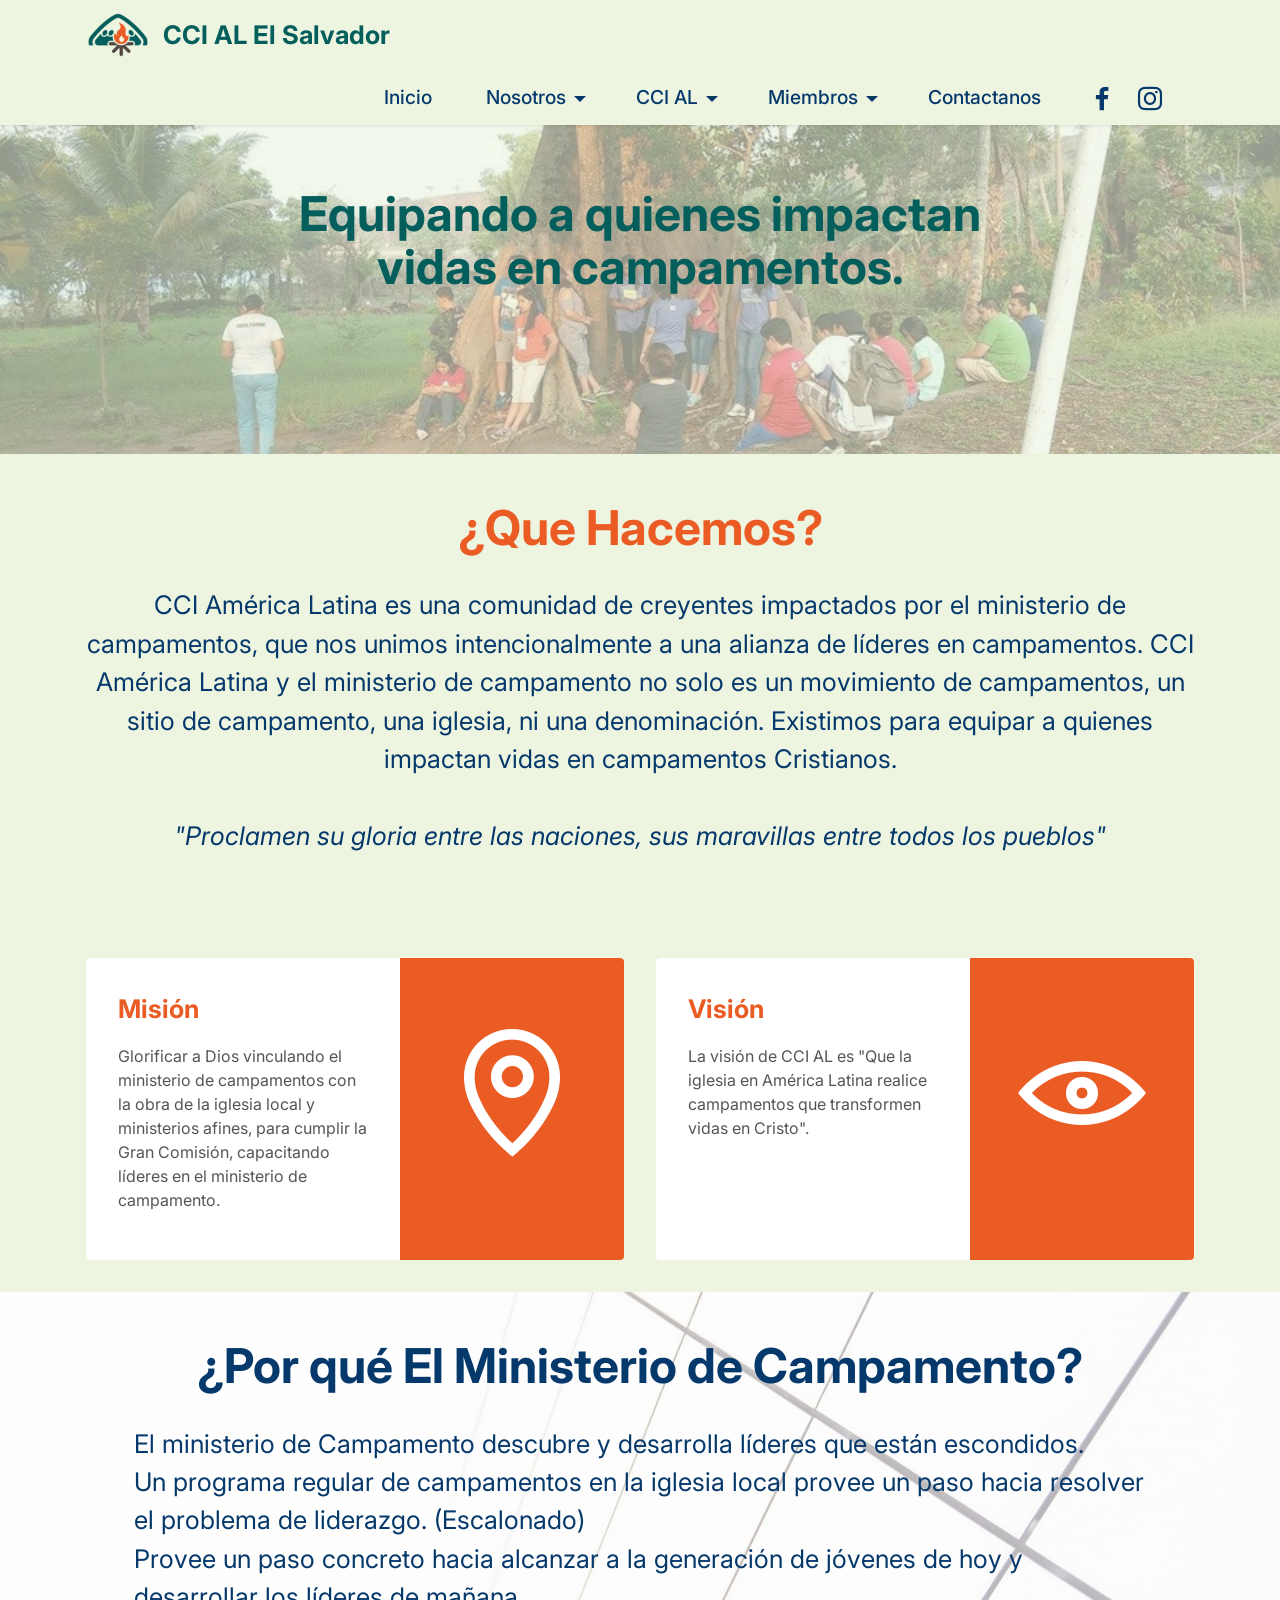
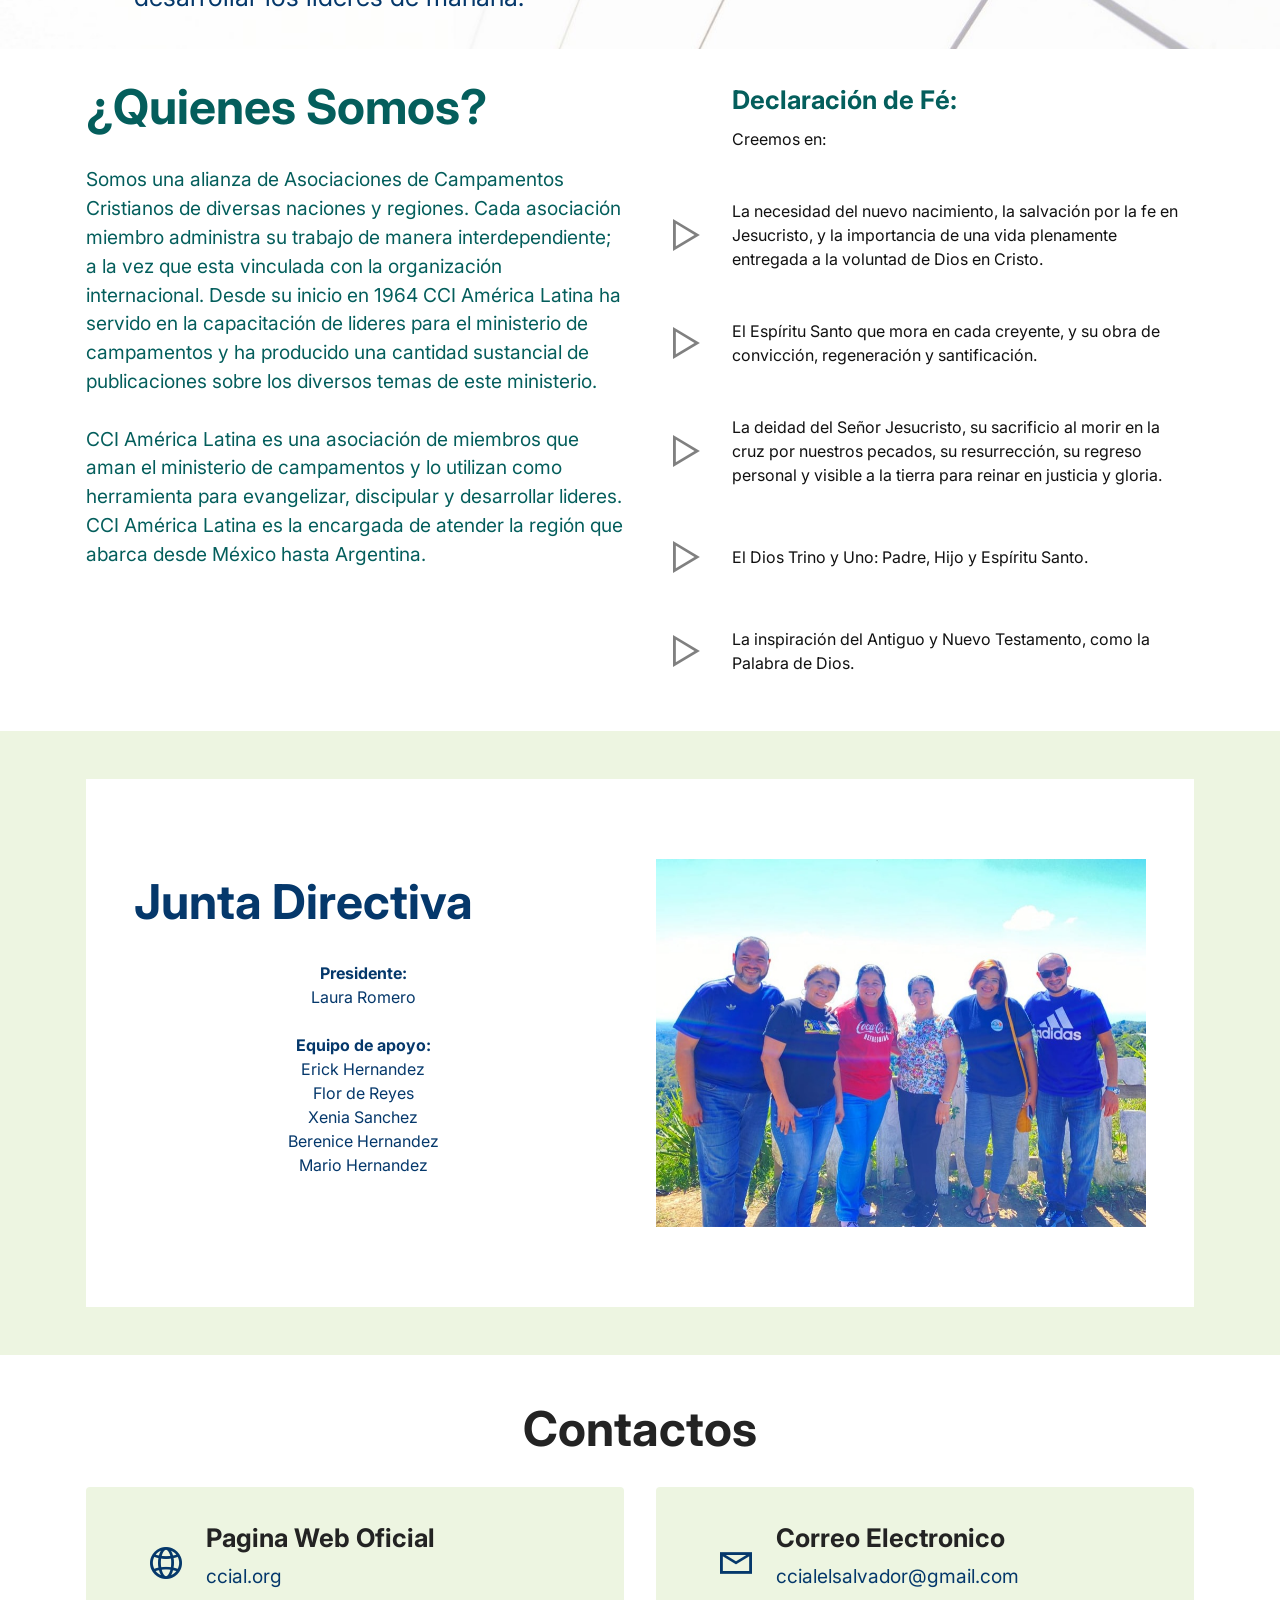
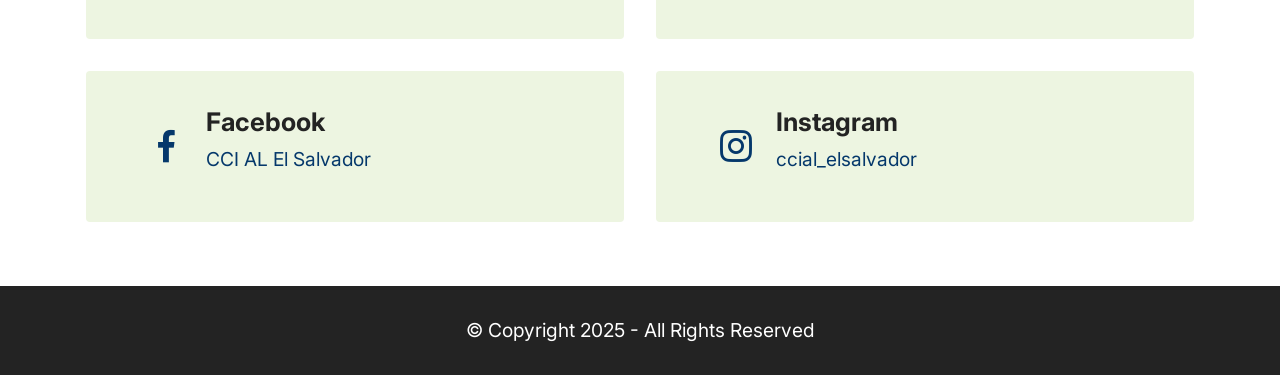
<file: index.html>
﻿<!DOCTYPE html>
<html  >
<head>
  <meta charset="UTF-8">
  <meta http-equiv="X-UA-Compatible" content="IE=edge">
  <meta name="viewport" content="width=device-width, initial-scale=1, minimum-scale=1">
  <link rel="shortcut icon" href="assets/images/logo-ccial-v4-isotipo-96x72.png" type="image/x-icon">
  <meta name="description" content="CCI América Latina es una asociación de miembros que aman el ministerio de campamentos y lo utilizan como herramienta para evangelizar, discipular y desarrollar lideres. CCI América Latina es la encargada de atender la región que abarca desde México hasta Argentina.">
  
  
  <title>CCI AL SV</title>
  <link rel="stylesheet" href="assets/web/assets/mobirise-icons2/mobirise2.css">
  <link rel="stylesheet" href="assets/bootstrap/css/bootstrap.min.css">
  <link rel="stylesheet" href="assets/animatecss/animate.css">
  <link rel="stylesheet" href="assets/dropdown/css/style.css">
  <link rel="stylesheet" href="assets/socicon/css/styles.css">
  <link rel="stylesheet" href="assets/theme/css/style.css">
  <link rel="preload" href="https://fonts.googleapis.com/css?family=Inter:100,200,300,400,500,600,700,800,900&display=swap" as="style" onload="this.onload=null;this.rel='stylesheet'">
  <noscript><link rel="stylesheet" href="https://fonts.googleapis.com/css?family=Inter:100,200,300,400,500,600,700,800,900&display=swap"></noscript>
  <link rel="preload" as="style" href="assets/mobirise/css/mbr-additional.css?v=2N7BMg"><link rel="stylesheet" href="assets/mobirise/css/mbr-additional.css?v=2N7BMg" type="text/css">

  
  
  
</head>
<body>
  
  <section data-bs-version="5.1" class="menu menu3 cid-u5Dmq6dS5G" once="menu" id="menu3-1">
    
    <nav class="navbar navbar-dropdown navbar-fixed-top navbar-expand-lg">
        <div class="container">
            <div class="navbar-brand">
                <span class="navbar-logo">
                    <a href="index.html">
                        <img src="assets/images/logo-ccial-v4-isotipo-96x72.png" alt="CCI AL El Salvador" style="height: 3rem;">
                    </a>
                </span>
                <span class="navbar-caption-wrap"><a class="navbar-caption text-secondary display-5" href="index.html">CCI AL El Salvador</a></span>
            </div>
            <button class="navbar-toggler" type="button" data-toggle="collapse" data-bs-toggle="collapse" data-target="#navbarSupportedContent" data-bs-target="#navbarSupportedContent" aria-controls="navbarNavAltMarkup" aria-expanded="false" aria-label="Toggle navigation">
                <div class="hamburger">
                    <span></span>
                    <span></span>
                    <span></span>
                    <span></span>
                </div>
            </button>
            <div class="collapse navbar-collapse" id="navbarSupportedContent">
                <ul class="navbar-nav nav-dropdown nav-right" data-app-modern-menu="true"><li class="nav-item"><a class="nav-link link text-primary display-7" href="index.html">Inicio&nbsp;</a></li>
                    <li class="nav-item dropdown"><a class="nav-link link text-primary dropdown-toggle display-7" href="index.html#content4-5" data-toggle="dropdown-submenu" data-bs-toggle="dropdown" data-bs-auto-close="outside" aria-expanded="false">Nosotros</a><div class="dropdown-menu" aria-labelledby="dropdown-479"><a class="text-primary dropdown-item display-7" href="historia.html">Historia</a><a class="text-primary dropdown-item display-7" href="valores.html">Valores de CCI AL</a><a class="text-primary show dropdown-item display-7" href="normas.html">Normas de CCI AL</a><a class="text-primary show dropdown-item display-7" href="enciclopedia.html">Enciclopedia de Juegos</a><a class="text-primary show dropdown-item display-7" href="curriculum.html">Curriculum de CCI AL</a></div></li><li class="nav-item dropdown"><a class="nav-link link text-primary dropdown-toggle display-7" href="index.html#content4-5" data-toggle="dropdown-submenu" data-bs-toggle="dropdown" data-bs-auto-close="outside" aria-expanded="false">CCI AL</a><div class="dropdown-menu" aria-labelledby="dropdown-341"><a class="text-primary show dropdown-item display-7" href="https://www.ccial.org/" target="_blank">CCI AL Oficial</a><div class="dropdown"><a class="text-primary dropdown-item dropdown-toggle display-7" href="index.html#content4-5" data-toggle="dropdown-submenu" data-bs-toggle="dropdown" data-bs-auto-close="outside" aria-expanded="false">Nuevo Senderos</a><div class="dropdown-menu dropdown-submenu" aria-labelledby="dropdown-225"><a class="text-primary show dropdown-item display-7" href="https://ccial.org/que-belleza/" target="_blank">¡Qué belleza!</a><a class="text-primary show dropdown-item display-7" href="https://ccial.org/mochila-lista/" target="_blank">Mochila Lista<br></a></div></div><a class="text-primary show dropdown-item display-7" href="testimonio.html">Testimonios</a></div></li><li class="nav-item dropdown"><a class="nav-link link text-primary dropdown-toggle show display-7" href="index.html#content4-5" data-toggle="dropdown-submenu" data-bs-toggle="dropdown" data-bs-auto-close="outside" aria-expanded="true">Miembros</a><div class="dropdown-menu show" aria-labelledby="dropdown-609" data-bs-popper="none"><a class="text-primary show dropdown-item display-7" href="recursos.html">Recursos</a><a class="text-primary show dropdown-item display-7" href="membresia.html">Membresia</a></div></li>
                    <li class="nav-item"><a class="nav-link link text-primary display-7" href="contactanos.html">Contactanos</a>
                    </li></ul>
                <div class="icons-menu">
                    <a class="iconfont-wrapper" href="https://www.facebook.com/CCIALELSALVADOR?locale=es_LA" target="_blank">
                        <span class="p-2 mbr-iconfont socicon-facebook socicon"></span>
                    </a>
                    <a class="iconfont-wrapper" href="https://www.instagram.com/ccial_elsalvador" target="_blank">
                        <span class="p-2 mbr-iconfont socicon-instagram socicon"></span>
                    </a>
                    
                    
                </div>
                
            </div>
        </div>
    </nav>
</section>

<section data-bs-version="5.1" class="header1 cid-sFCAOqBTxa" id="header1-i">

    

    <div class="mbr-overlay" style="opacity: 0.6; background-color: rgb(237, 245, 225);"></div>

    <div class="container">
        <div class="row justify-content-center">
            <div class="col-12 col-lg-8">
                <h1 class="mbr-section-title mbr-fonts-style mb-3 display-2"><strong>Equipando a quienes impactan vidas en campamentos.</strong></h1>
                
                
                
            </div>
        </div>
    </div>
</section>

<section data-bs-version="5.1" class="content4 cid-sFADQxFnEn" id="content4-5">
    
    
    <div class="container">
        <div class="row justify-content-center">
            <div class="title col-md-12 col-lg-12">
                <h3 class="mbr-section-title mbr-fonts-style align-center mb-4 display-2"><strong>¿Que Hacemos?</strong></h3>
                <h4 class="mbr-section-subtitle align-center mbr-fonts-style mb-4 display-5">CCI América Latina es una comunidad de creyentes impactados por el ministerio de campamentos, que nos unimos intencionalmente a una alianza de líderes en campamentos. CCI América Latina y el ministerio de campamento no solo es un movimiento de campamentos, un sitio de campamento, una iglesia, ni una denominación. Existimos para equipar a quienes impactan vidas en campamentos Cristianos.
<div>
</div><div>​
</div><div><span style="font-size: 1.6rem;"><em>"Proclamen su gloria entre las naciones, sus maravillas entre todos los pueblos"</em></span><br></div><div><em><strong>Salmo 96:3</strong></em></div><div>
</div><div>
</div><div>
</div><div>
</div></h4>
                
            </div>
        </div>
    </div>
</section>

<section data-bs-version="5.1" class="features5 cid-sFACYYm0AQ" id="features6-3">

    

    
    <div class="container">
        <div class="row justify-content-center">
            <div class="card col-12 col-lg-6">
                <div class="card-wrapper mbr-flex">
                    <div class="card-box align-left">
                        
                        <h5 class="card-title mbr-fonts-style align-left mb-3 display-5"><strong>Misión</strong></h5>
                        <p class="mbr-text mbr-fonts-style mb-3 display-4">
                            Glorificar a Dios vinculando el ministerio de campamentos con la obra de la iglesia local y ministerios afines, para cumplir la Gran Comisión, capacitando líderes en el ministerio de campamento.</p>
                        
                    </div>
                    <div class="img-wrapper img1 align-center">
                        <span class="mbr-iconfont mobi-mbri-map-pin mobi-mbri"></span>
                    </div>
                </div>
            </div>

            <div class="card col-12 col-lg-6">
                <div class="card-wrapper mbr-flex">
                    <div class="card-box align-left">
                        
                        <h5 class="card-title mbr-fonts-style align-left mb-3 display-5"><strong>Visión</strong></h5>
                        <p class="mbr-text mbr-fonts-style mb-3 display-4">
                            La visión de CCI AL es "Que la iglesia en América Latina realice campamentos que transformen vidas en Cristo".<br><br><br><br></p>
                        
                    </div>
                    <div class="img-wrapper img2 align-center">
                        <span class="mbr-iconfont mobi-mbri-preview mobi-mbri"></span>
                    </div>
                </div>
            </div>
        </div>
    </div>
</section>

<section data-bs-version="5.1" class="content4 cid-sFADQQfNeA" id="content4-6">
    
    
    <div class="container">
        <div class="row justify-content-center">
            <div class="title col-md-12 col-lg-11">
                <h3 class="mbr-section-title mbr-fonts-style align-center mb-4 display-2"><strong>¿Por qué El Ministerio de Campamento?</strong></h3>
                <h4 class="mbr-section-subtitle align-center mbr-fonts-style mb-4 display-5">El ministerio de Campamento descubre y desarrolla líderes que están escondidos.
<div>
</div><div>Un programa regular de campamentos en la iglesia local provee un paso hacia resolver el problema de liderazgo. (Escalonado)
</div><div>Provee un paso concreto hacia alcanzar a la generación de jóvenes de hoy y desarrollar los líderes de mañana.</div><div>
</div></h4>
                
            </div>
        </div>
    </div>
</section>

<section data-bs-version="5.1" class="features13 cid-u5e8A5KFba" id="features13-0">

    

    
    
    <div class="container">
        <div class="row justify-content-center">
            <div class="col-12 col-lg-6">
                <div class="card-wrapper">
                    <div class="card-box align-left">
                        <h4 class="card-title mbr-fonts-style mb-4 display-2"><strong>¿Quienes Somos?</strong></h4>
                        <p class="mbr-text mbr-fonts-style mb-4 display-7">Somos una alianza de Asociaciones de Campamentos Cristianos de diversas naciones y regiones. Cada asociación miembro administra su trabajo de manera interdependiente; a la vez que esta vinculada con la organización internacional. Desde su inicio en 1964 CCI América Latina ha servido en la capacitación de lideres para el ministerio de campamentos y ha producido una cantidad sustancial de publicaciones sobre los diversos temas de este ministerio. 
<br>
<br>​CCI América Latina es una asociación de miembros que aman el ministerio de campamentos y lo utilizan como herramienta para evangelizar, discipular y desarrollar lideres. CCI América Latina es la encargada de atender la región que abarca desde México hasta Argentina.</p>
                        
                    </div>
                </div>
            </div>
            <div class="col-12 col-lg-6">
                <div class="item features-without-image active">
                    <div class="item-wrapper mbr-flex">
                        <div class="icon-box">
                            <span class="mbr-iconfont mobi-mbri-update mobi-mbri" style="color: rgb(255, 255, 255); fill: rgb(255, 255, 255);"></span>
                        </div>
                        <div class="text-box">
                            <h4 class="icon-title mbr-black mbr-fonts-style display-5"><strong>Declaración de Fé:</strong></h4>
                            <h5 class="icon-text mbr-black mbr-fonts-style display-4">Creemos en:</h5>
                        </div>
                    </div>
                </div><div class="item features-without-image">
                    <div class="item-wrapper mbr-flex">
                        <div class="icon-box">
                            <span class="mbr-iconfont mobi-mbri-play mobi-mbri"></span>
                        </div>
                        <div class="text-box">
                            <h4 class="icon-title mbr-black mbr-fonts-style display-7"></h4>
                            <h5 class="icon-text mbr-black mbr-fonts-style display-4">La necesidad del nuevo nacimiento, la salvación por la fe en Jesucristo, y la importancia de una vida plenamente entregada a la voluntad de Dios en Cristo.</h5>
                        </div>
                    </div>
                </div><div class="item features-without-image">
                    <div class="item-wrapper mbr-flex">
                        <div class="icon-box">
                            <span class="mbr-iconfont mobi-mbri-play mobi-mbri"></span>
                        </div>
                        <div class="text-box">
                            <h4 class="icon-title mbr-black mbr-fonts-style display-7"></h4>
                            <h5 class="icon-text mbr-black mbr-fonts-style display-4">El Espíritu Santo que mora en cada creyente, y su obra de convicción, regeneración y santificación.</h5>
                        </div>
                    </div>
                </div><div class="item features-without-image">
                    <div class="item-wrapper mbr-flex">
                        <div class="icon-box">
                            <span class="mbr-iconfont mobi-mbri-play mobi-mbri"></span>
                        </div>
                        <div class="text-box">
                            <h4 class="icon-title mbr-black mbr-fonts-style display-7"></h4>
                            <h5 class="icon-text mbr-black mbr-fonts-style display-4">La deidad del Señor Jesucristo, su sacrificio al morir en la cruz por nuestros pecados, su resurrección, su regreso personal y visible a la tierra para reinar en justicia y gloria.</h5>
                        </div>
                    </div>
                </div><div class="item features-without-image">
                    <div class="item-wrapper mbr-flex">
                        <div class="icon-box">
                            <span class="mbr-iconfont mobi-mbri-play mobi-mbri"></span>
                        </div>
                        <div class="text-box">
                            <h4 class="icon-title mbr-black mbr-fonts-style display-7"></h4>
                            <h5 class="icon-text mbr-black mbr-fonts-style display-4">El Dios Trino y Uno: Padre, Hijo y Espíritu Santo.</h5>
                        </div>
                    </div>
                </div><div class="item features-without-image">
                    <div class="item-wrapper mbr-flex">
                        <div class="icon-box">
                            <span class="mbr-iconfont mobi-mbri-play mobi-mbri"></span>
                        </div>
                        <div class="text-box">
                            <h4 class="icon-title mbr-black mbr-fonts-style display-7"></h4>
                            <h5 class="icon-text mbr-black mbr-fonts-style display-4">La inspiración del Antiguo y Nuevo Testamento, como la Palabra de Dios.</h5>
                        </div>
                    </div>
                </div>
                
                
            </div>
        </div>
    </div>
</section>

<section data-bs-version="5.1" class="features15 cid-sFANq99njx" id="features16-9">

    

    
    <div class="container">
        <div class="content-wrapper">
            <div class="row align-items-center">
                <div class="col-12 col-lg">
                    <div class="text-wrapper">
                        <h6 class="card-title mbr-fonts-style display-2"><strong>Junta Directiva</strong></h6>
                        <p class="mbr-text mbr-fonts-style mb-4 display-4"><br><strong>Presidente:</strong><strong><br></strong>Laura Romero<br><br><strong>Equipo de apoyo:</strong><br>Erick Hernandez<br>Flor de Reyes<br>Xenia Sanchez<br>Berenice Hernandez<br>Mario Hernandez</p>
                        
                    </div>
                </div>
                <div class="col-12 col-lg-6">
                    <div class="image-wrapper">
                        <img src="assets/images/junta-directiva-cci-al-el-salvador-1160x870.jpeg" alt="CCI AL El Salvador">
                    </div>
                </div>
            </div>
        </div>
    </div>
</section>

<section data-bs-version="5.1" class="contacts2 cid-uBHPsHcKfB" id="contacts2-1r">
    <!---->
    

    
    
    <div class="container">
        <div class="mbr-section-head">
            <h3 class="mbr-section-title mbr-fonts-style align-center mb-0 display-2">
                <strong>Contactos</strong>
            </h3>
            
        </div>
        <div class="row justify-content-center mt-4">
            <div class="card col-12 col-md-6">
                <div class="card-wrapper">
                    <div class="image-wrapper">
                        <span class="mbr-iconfont mobi-mbri-globe-2 mobi-mbri"></span>
                    </div>
                    <div class="text-wrapper">
                        <h6 class="card-title mbr-fonts-style mb-1 display-5">
                            <strong>Pagina Web Oficial</strong></h6>
                        <p class="mbr-text mbr-fonts-style display-7"><a href="https://www.ccial.org/" class="text-primary" target="_blank">ccial.org</a></p>
                    </div>
                </div>
            </div>
            <div class="card col-12 col-md-6">
                <div class="card-wrapper">
                    <div class="image-wrapper">
                        <span class="mbr-iconfont mobi-mbri-letter mobi-mbri"></span>
                    </div>
                    <div class="text-wrapper">
                        <h6 class="card-title mbr-fonts-style mb-1 display-5">
                            <strong>Correo Electronico</strong></h6>
                        <p class="mbr-text mbr-fonts-style display-7"><a href="mailto:ccialelsalvador@gmail.com?subject=Contacto%20desde%20sitio%20web" class="text-primary">ccialelsalvador@gmail.com</a></p>
                    </div>
                </div>
            </div>
            <div class="card col-12 col-md-6">
                <div class="card-wrapper">
                    <div class="image-wrapper">
                        <span class="mbr-iconfont socicon-facebook socicon"></span>
                    </div>
                    <div class="text-wrapper">
                        <h6 class="card-title mbr-fonts-style mb-1 display-5"><strong>Facebook</strong></h6>
                        <p class="mbr-text mbr-fonts-style display-7">
                            <a href="https://www.facebook.com/CCIALELSALVADOR" class="text-primary" target="_blank">CCI AL El Salvador</a></p>
                    </div>
                </div>
            </div>
            <div class="card col-12 col-md-6">
                <div class="card-wrapper">
                    <div class="image-wrapper">
                        <span class="mbr-iconfont socicon-instagram socicon"></span>
                    </div>
                    <div class="text-wrapper">
                        <h6 class="card-title mbr-fonts-style mb-1 display-5">
                            <strong>Instagram</strong></h6>
                        <p class="mbr-text mbr-fonts-style display-7">
                            <a href="https://www.instagram.com/ccial_elsalvador/" class="text-primary" target="_blank">ccial_elsalvador</a></p>
                    </div>
                </div>
            </div>
        </div>
    </div>
</section>

<section data-bs-version="5.1" class="footer7 cid-uBHPk2pUQZ" once="footers" id="footer7-1q">

    

    

    <div class="container">
        <div class="media-container-row align-center mbr-white">
            <div class="col-12">
                <p class="mbr-text mb-0 mbr-fonts-style display-7">
                    © Copyright 2025 - All Rights Reserved
                </p>
            </div>
        </div>
    </div>
</section><script src="assets/bootstrap/js/bootstrap.bundle.min.js"></script>  <script src="assets/smoothscroll/smooth-scroll.js"></script>  <script src="assets/ytplayer/index.js"></script>  <script src="assets/dropdown/js/navbar-dropdown.js"></script>  <script src="assets/theme/js/script.js"></script>  
  
  
  <input name="animation" type="hidden">
  </body>
</html>
</file>
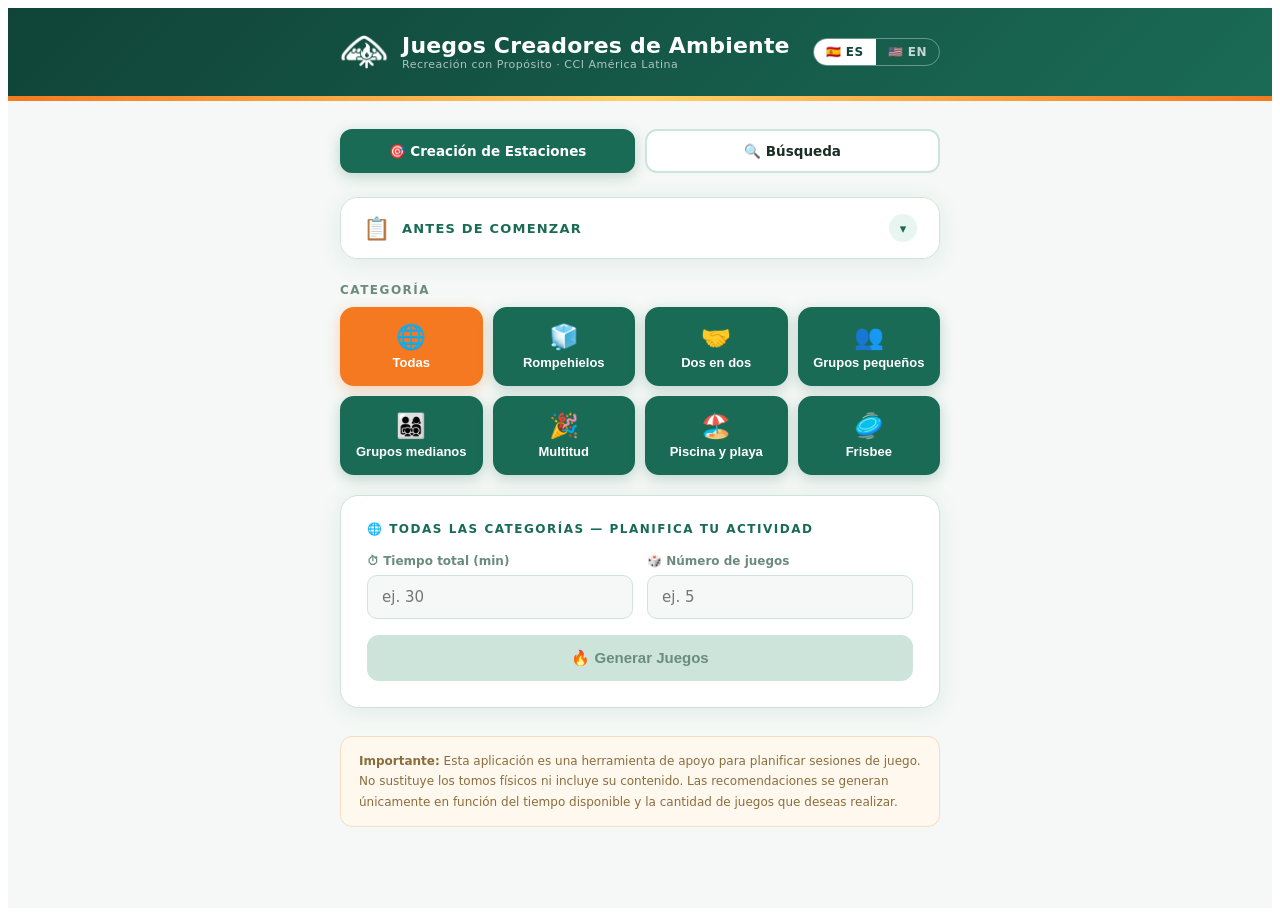
<file: ejca/index.html>
<!doctype html>
<html lang="es">
  <head>
    <meta charset="UTF-8" />
    <meta name="viewport" content="width=device-width, initial-scale=1.0" />
    <link rel="icon" type="image/png" href="./assets/LOGO%20CCIAL%20v4%20isotipo-DArUPIQ0.png" />
    <title>Juegos Creadores de Ambiente</title>
    <script type="module" crossorigin src="./assets/index-tb1hO3EN.js"></script>
  </head>
  <body>
    <div id="root"></div>
  </body>
</html>
</file>
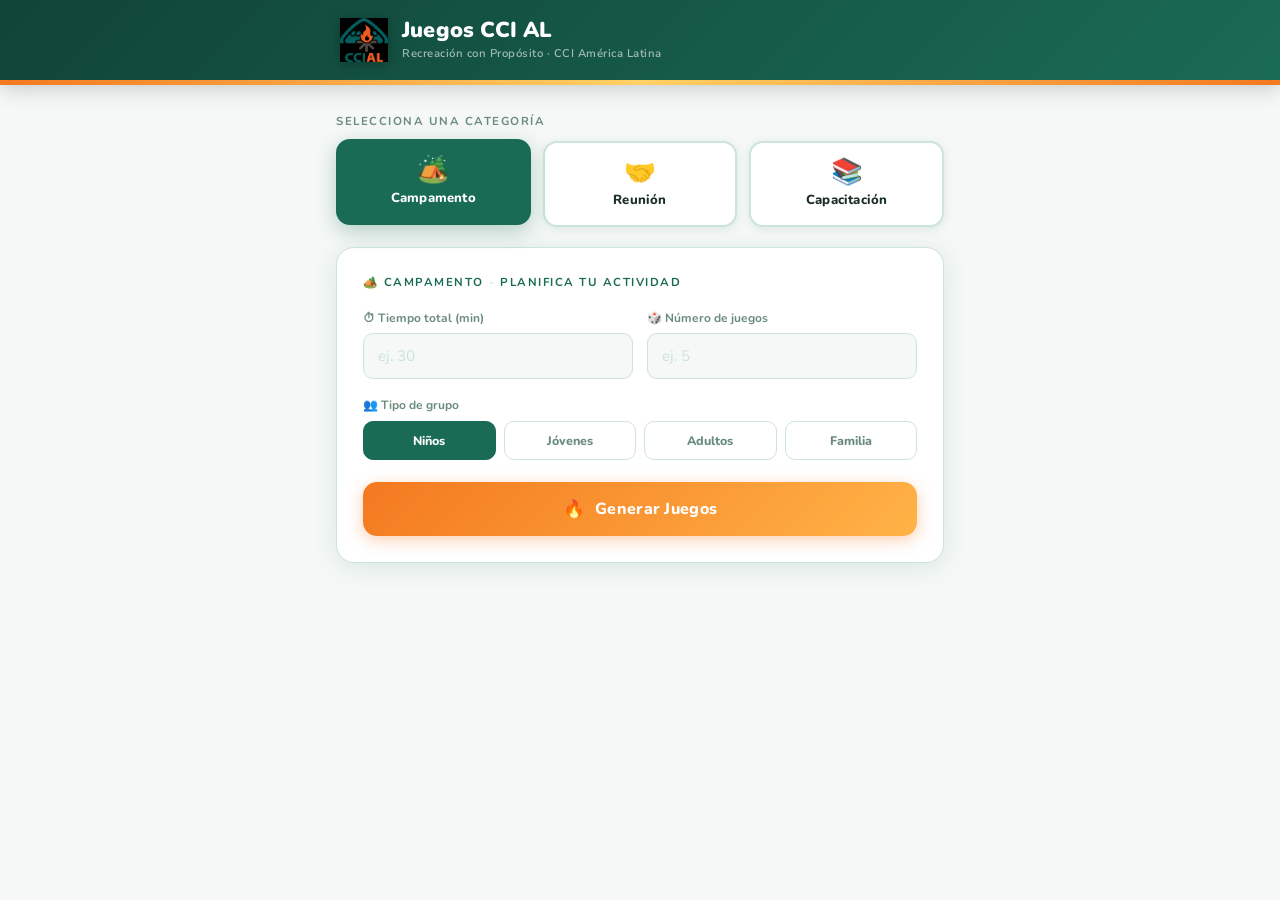
<file: juegos-ccial/index.html>
<!DOCTYPE html>
<html lang="es">
<head>
  <meta charset="UTF-8" />
  <meta name="viewport" content="width=device-width, initial-scale=1.0" />
  <meta name="description" content="Generador de juegos grupales para actividades de campamento, reunión y capacitación de CCI América Latina." />
  <title>Juegos CCI AL - Recreación con Propósito</title>
  <link rel="icon" href="/juegos-ccial/logo-ccial.png" type="image/png" />
  <link rel="stylesheet" href="/juegos-ccial/styles.css" />
  <link rel="preconnect" href="https://fonts.googleapis.com">
  <link rel="preconnect" href="https://fonts.gstatic.com" crossorigin>
  <link href="https://fonts.googleapis.com/css2?family=Nunito:wght@400;600;700;800;900&family=Nunito+Sans:wght@400;600;700&display=swap" rel="stylesheet">
</head>
<body>

  <header class="app-header">
    <div class="header-inner">
      <div class="header-brand">
        <img src="/juegos-ccial/logo-ccial.png" alt="CCI AL Logo" class="header-logo" />
        <div class="header-text">
          <span class="header-title">Juegos CCI AL</span>
          <span class="header-subtitle">Recreación con Propósito · CCI América Latina</span>
        </div>
      </div>
    </div>
    <div class="header-stripe"></div>
  </header>

  <main class="app-main">
    <section class="section-label">Selecciona una categoría</section>
    <div class="categories-grid" id="categoriesGrid">
      <button class="cat-btn active" type="button" data-cat="campamento" data-desc="actividades al aire libre, naturaleza y convivencia">
        <span class="cat-emoji">🏕️</span>
        <span class="cat-name">Campamento</span>
      </button>
      <button class="cat-btn" type="button" data-cat="reunion" data-desc="dinámicas de integración para grupos en espacios cerrados">
        <span class="cat-emoji">🤝</span>
        <span class="cat-name">Reunión</span>
      </button>
      <button class="cat-btn" type="button" data-cat="capacitacion" data-desc="juegos de aprendizaje, reflexión y trabajo en equipo">
        <span class="cat-emoji">📚</span>
        <span class="cat-name">Capacitación</span>
      </button>
    </div>

    <form class="form-card" id="gameForm">
      <div class="form-card-title">
        <span id="formCatEmoji">🏕️</span>
        <span id="formCatLabel">Campamento</span>
        <span class="form-card-title-sep">-</span>
        Planifica tu actividad
      </div>

      <div class="inputs-row">
        <div class="input-group">
          <label for="inputTiempo">⏱ Tiempo total (min)</label>
          <input type="number" id="inputTiempo" min="1" max="240" placeholder="ej. 30" inputmode="numeric" required />
        </div>
        <div class="input-group">
          <label for="inputCantidad">🎲 Número de juegos</label>
          <input type="number" id="inputCantidad" min="1" max="20" placeholder="ej. 5" inputmode="numeric" required />
        </div>
      </div>

      <div class="tipo-section">
        <label class="tipo-label">👥 Tipo de grupo</label>
        <div class="tipo-grid" id="tipoGrid">
          <button class="tipo-btn active" type="button" data-tipo="niños">Niños</button>
          <button class="tipo-btn" type="button" data-tipo="jóvenes">Jóvenes</button>
          <button class="tipo-btn" type="button" data-tipo="adultos">Adultos</button>
          <button class="tipo-btn" type="button" data-tipo="familia">Familia</button>
        </div>
      </div>

      <button class="generate-btn" id="generateBtn" type="submit">
        <span class="btn-icon">🔥</span>
        <span class="btn-text">Generar Juegos</span>
      </button>
    </form>

    <div class="error-box hidden" id="errorBox" role="alert"></div>

    <div class="results-section hidden" id="resultsSection">
      <div class="results-header">
        <span class="results-count" id="resultsCount"></span>
        <span class="results-time" id="resultsTime"></span>
      </div>
      <div id="gamesList"></div>
      <div class="results-footer">
        🏕️ MAYORDOMÍA · RECREACIÓN CON PROPÓSITO · COMUNIDAD · FE
      </div>
    </div>
  </main>

  <script src="/juegos-ccial/app.js"></script>
</body>
</html>
</file>
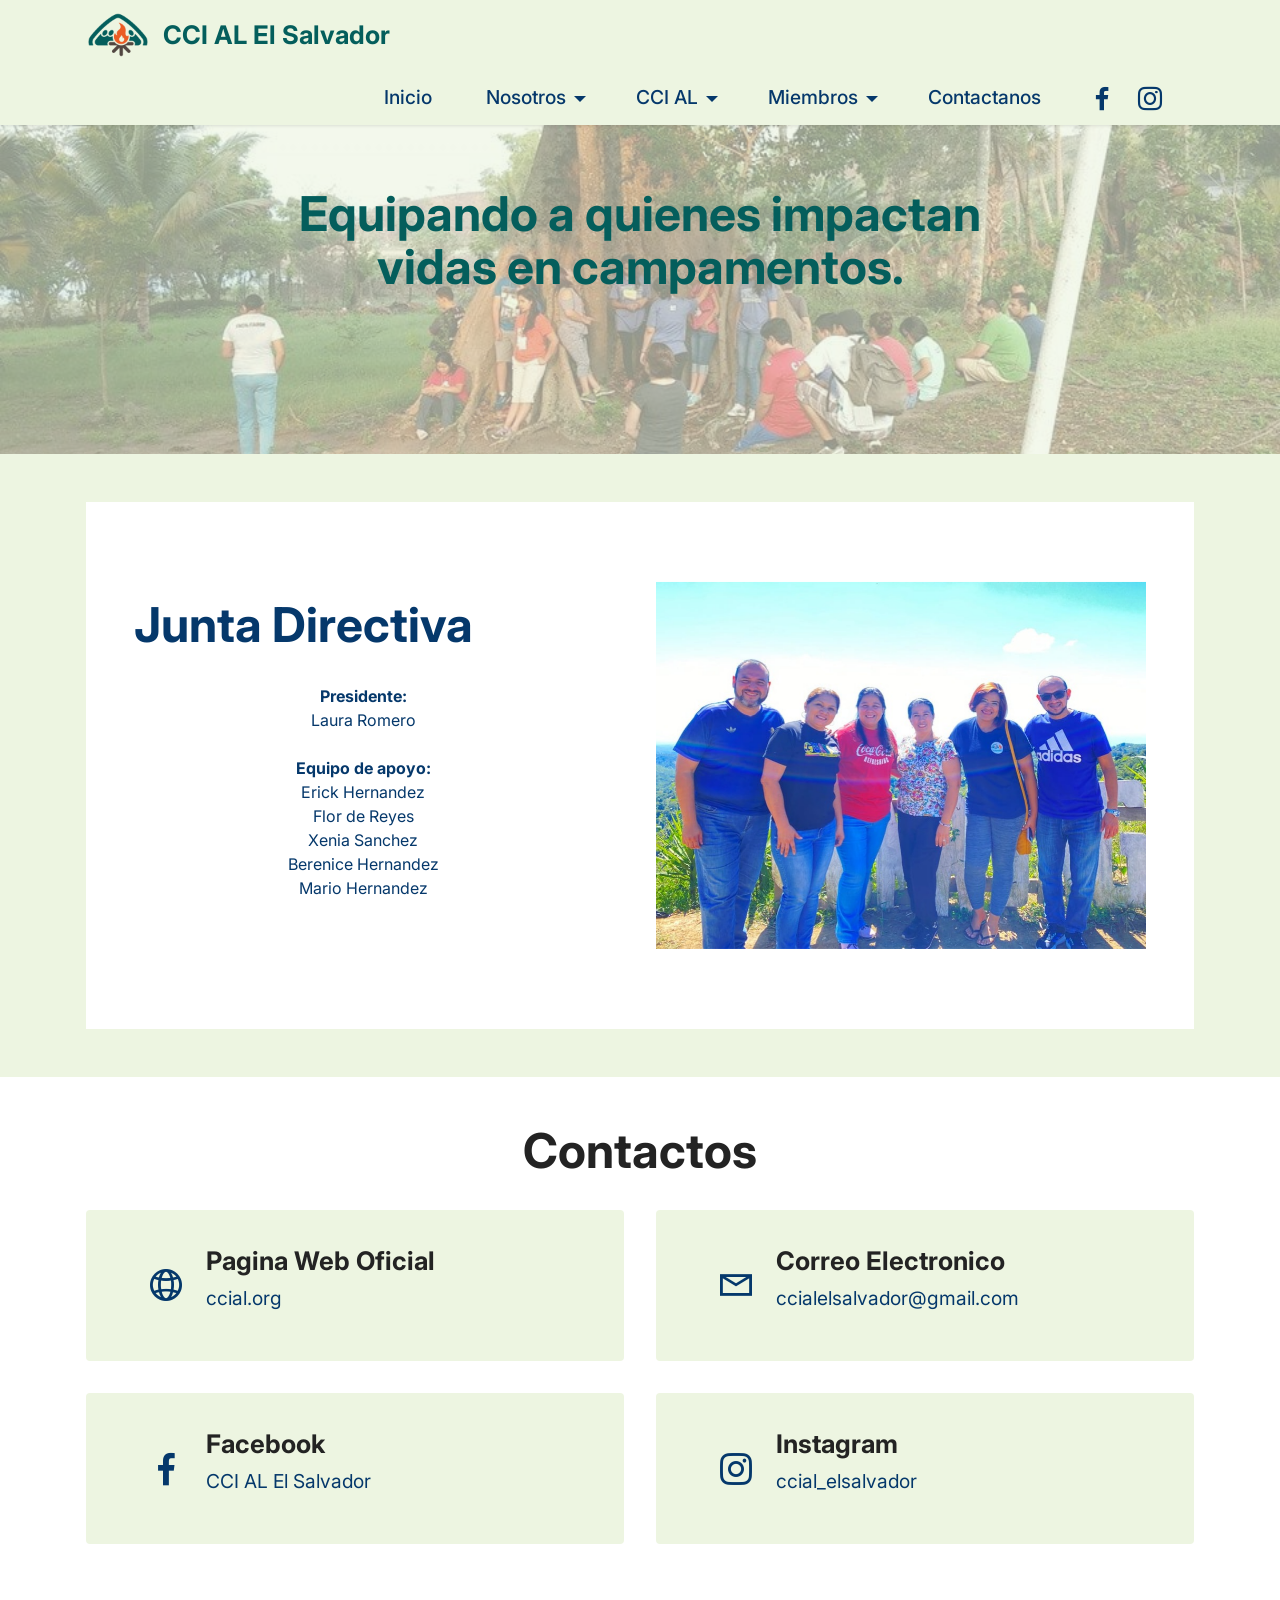
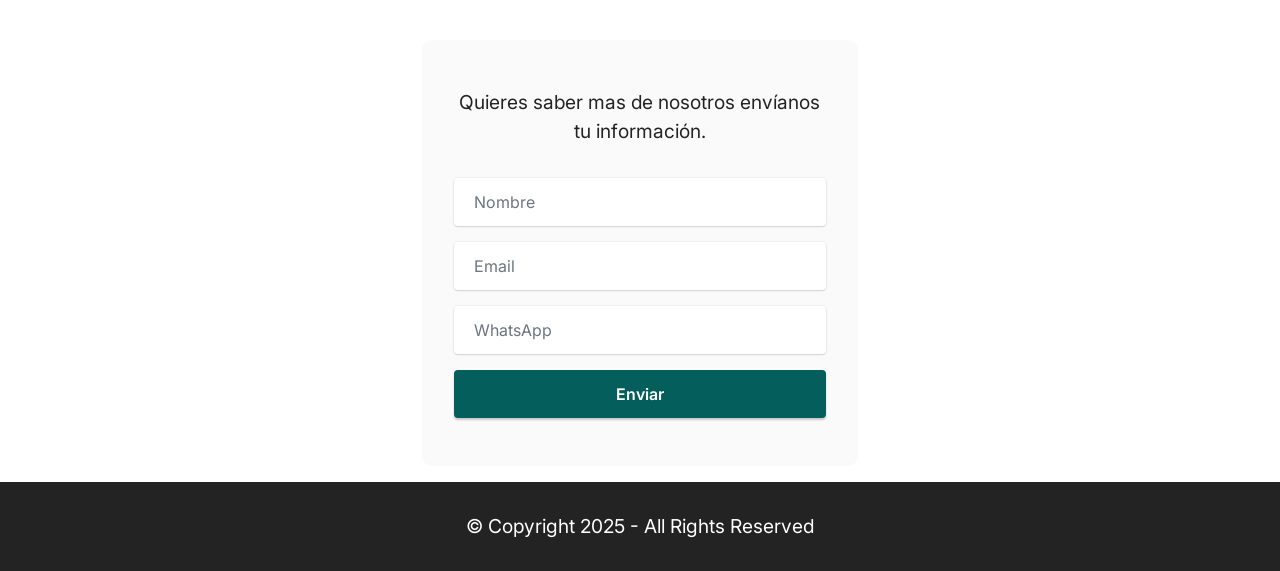
<file: contactanos.html>
﻿<!DOCTYPE html>
<html  >
<head>
  <meta charset="UTF-8">
  <meta http-equiv="X-UA-Compatible" content="IE=edge">
  <meta name="viewport" content="width=device-width, initial-scale=1, minimum-scale=1">
  <link rel="shortcut icon" href="assets/images/logo-ccial-v4-isotipo-96x72.png" type="image/x-icon">
  <meta name="description" content="CCI América Latina es una asociación de miembros que aman el ministerio de campamentos y lo utilizan como herramienta para evangelizar, discipular y desarrollar lideres. CCI América Latina es la encargada de atender la región que abarca desde México hasta Argentina.">
  
  
  <title>Contactanos</title>
  <link rel="stylesheet" href="assets/web/assets/mobirise-icons2/mobirise2.css">
  <link rel="stylesheet" href="assets/bootstrap/css/bootstrap.min.css">
  <link rel="stylesheet" href="assets/animatecss/animate.css">
  <link rel="stylesheet" href="assets/dropdown/css/style.css">
  <link rel="stylesheet" href="assets/socicon/css/styles.css">
  <link rel="stylesheet" href="assets/theme/css/style.css">
  <link rel="preload" href="https://fonts.googleapis.com/css?family=Inter:100,200,300,400,500,600,700,800,900&display=swap" as="style" onload="this.onload=null;this.rel='stylesheet'">
  <noscript><link rel="stylesheet" href="https://fonts.googleapis.com/css?family=Inter:100,200,300,400,500,600,700,800,900&display=swap"></noscript>
  <link rel="preload" as="style" href="assets/mobirise/css/mbr-additional.css?v=NzG0Wa"><link rel="stylesheet" href="assets/mobirise/css/mbr-additional.css?v=NzG0Wa" type="text/css">

  
  
  
</head>
<body>
  
  <section data-bs-version="5.1" class="menu menu3 cid-u5Dmq6dS5G" once="menu" id="menu3-1">
    
    <nav class="navbar navbar-dropdown navbar-fixed-top navbar-expand-lg">
        <div class="container">
            <div class="navbar-brand">
                <span class="navbar-logo">
                    <a href="index.html">
                        <img src="assets/images/logo-ccial-v4-isotipo-96x72.png" alt="CCI AL El Salvador" style="height: 3rem;">
                    </a>
                </span>
                <span class="navbar-caption-wrap"><a class="navbar-caption text-secondary display-5" href="index.html">CCI AL El Salvador</a></span>
            </div>
            <button class="navbar-toggler" type="button" data-toggle="collapse" data-bs-toggle="collapse" data-target="#navbarSupportedContent" data-bs-target="#navbarSupportedContent" aria-controls="navbarNavAltMarkup" aria-expanded="false" aria-label="Toggle navigation">
                <div class="hamburger">
                    <span></span>
                    <span></span>
                    <span></span>
                    <span></span>
                </div>
            </button>
            <div class="collapse navbar-collapse" id="navbarSupportedContent">
                <ul class="navbar-nav nav-dropdown nav-right" data-app-modern-menu="true"><li class="nav-item"><a class="nav-link link text-primary display-7" href="index.html">Inicio&nbsp;</a></li>
                    <li class="nav-item dropdown"><a class="nav-link link text-primary dropdown-toggle display-7" href="index.html#content4-5" data-toggle="dropdown-submenu" data-bs-toggle="dropdown" data-bs-auto-close="outside" aria-expanded="false">Nosotros</a><div class="dropdown-menu" aria-labelledby="dropdown-479"><a class="text-primary dropdown-item display-7" href="historia.html">Historia</a><a class="text-primary dropdown-item display-7" href="valores.html">Valores de CCI AL</a><a class="text-primary show dropdown-item display-7" href="normas.html">Normas de CCI AL</a><a class="text-primary show dropdown-item display-7" href="enciclopedia.html">Enciclopedia de Juegos</a><a class="text-primary show dropdown-item display-7" href="curriculum.html">Curriculum de CCI AL</a></div></li><li class="nav-item dropdown"><a class="nav-link link text-primary dropdown-toggle display-7" href="index.html#content4-5" data-toggle="dropdown-submenu" data-bs-toggle="dropdown" data-bs-auto-close="outside" aria-expanded="false">CCI AL</a><div class="dropdown-menu" aria-labelledby="dropdown-341"><a class="text-primary show dropdown-item display-7" href="https://www.ccial.org/" target="_blank">CCI AL Oficial</a><div class="dropdown"><a class="text-primary dropdown-item dropdown-toggle display-7" href="index.html#content4-5" data-toggle="dropdown-submenu" data-bs-toggle="dropdown" data-bs-auto-close="outside" aria-expanded="false">Nuevo Senderos</a><div class="dropdown-menu dropdown-submenu" aria-labelledby="dropdown-225"><a class="text-primary show dropdown-item display-7" href="https://ccial.org/que-belleza/" target="_blank">¡Qué belleza!</a><a class="text-primary show dropdown-item display-7" href="https://ccial.org/mochila-lista/" target="_blank">Mochila Lista<br></a></div></div><a class="text-primary show dropdown-item display-7" href="testimonio.html">Testimonios</a></div></li><li class="nav-item dropdown open"><a class="nav-link link text-primary dropdown-toggle show display-7" href="index.html#content4-5" data-toggle="dropdown-submenu" data-bs-toggle="dropdown" data-bs-auto-close="outside" aria-expanded="true">Miembros</a><div class="dropdown-menu show" aria-labelledby="dropdown-609" data-bs-popper="none"><a class="text-primary show dropdown-item display-7" href="recursos.html">Recursos</a><a class="text-primary show dropdown-item display-7" href="membresia.html">Membresia</a></div></li>
                    <li class="nav-item"><a class="nav-link link text-primary display-7" href="contactanos.html">Contactanos</a>
                    </li></ul>
                <div class="icons-menu">
                    <a class="iconfont-wrapper" href="https://www.facebook.com/CCIALELSALVADOR?locale=es_LA" target="_blank">
                        <span class="p-2 mbr-iconfont socicon-facebook socicon"></span>
                    </a>
                    <a class="iconfont-wrapper" href="https://www.instagram.com/ccial_elsalvador" target="_blank">
                        <span class="p-2 mbr-iconfont socicon-instagram socicon"></span>
                    </a>
                    
                    
                </div>
                
            </div>
        </div>
    </nav>
</section>

<section data-bs-version="5.1" class="header1 cid-u5E7oYjLrG" id="header1-1b">

    

    <div class="mbr-overlay" style="opacity: 0.6; background-color: rgb(237, 245, 225);"></div>

    <div class="container">
        <div class="row justify-content-center">
            <div class="col-12 col-lg-8">
                <h1 class="mbr-section-title mbr-fonts-style mb-3 display-2"><strong>Equipando a quienes impactan vidas en campamentos.</strong></h1>
                
                
                
            </div>
        </div>
    </div>
</section>

<section data-bs-version="5.1" class="features15 cid-u5E7p28roP" id="features16-1g">

    

    
    <div class="container">
        <div class="content-wrapper">
            <div class="row align-items-center">
                <div class="col-12 col-lg">
                    <div class="text-wrapper">
                        <h6 class="card-title mbr-fonts-style display-2"><strong>Junta Directiva</strong></h6>
                        <p class="mbr-text mbr-fonts-style mb-4 display-4"><br><strong>Presidente:</strong><strong><br></strong>Laura Romero<br><br><strong>Equipo de apoyo:</strong><br>Erick Hernandez
<br>Flor de Reyes
<br>Xenia Sanchez
<br>Berenice Hernandez
<br>Mario Hernandez<br></p>
                        
                    </div>
                </div>
                <div class="col-12 col-lg-6">
                    <div class="image-wrapper">
                        <img src="assets/images/junta-directiva-cci-al-el-salvador-1160x870.jpeg" alt="CCI AL El Salvador">
                    </div>
                </div>
            </div>
        </div>
    </div>
</section>

<section data-bs-version="5.1" class="contacts2 cid-uBIho4bIs4" id="contacts2-27">
    <!---->
    

    
    
    <div class="container">
        <div class="mbr-section-head">
            <h3 class="mbr-section-title mbr-fonts-style align-center mb-0 display-2">
                <strong>Contactos</strong>
            </h3>
            
        </div>
        <div class="row justify-content-center mt-4">
            <div class="card col-12 col-md-6">
                <div class="card-wrapper">
                    <div class="image-wrapper">
                        <span class="mbr-iconfont mobi-mbri-globe-2 mobi-mbri"></span>
                    </div>
                    <div class="text-wrapper">
                        <h6 class="card-title mbr-fonts-style mb-1 display-5">
                            <strong>Pagina Web Oficial</strong></h6>
                        <p class="mbr-text mbr-fonts-style display-7"><a href="https://www.ccial.org/" class="text-primary" target="_blank">ccial.org</a></p>
                    </div>
                </div>
            </div>
            <div class="card col-12 col-md-6">
                <div class="card-wrapper">
                    <div class="image-wrapper">
                        <span class="mbr-iconfont mobi-mbri-letter mobi-mbri"></span>
                    </div>
                    <div class="text-wrapper">
                        <h6 class="card-title mbr-fonts-style mb-1 display-5">
                            <strong>Correo Electronico</strong></h6>
                        <p class="mbr-text mbr-fonts-style display-7"><a href="mailto:ccialelsalvador@gmail.com?subject=Contacto%20desde%20Web%20Site" class="text-primary">ccialelsalvador@gmail.com</a></p>
                    </div>
                </div>
            </div>
            <div class="card col-12 col-md-6">
                <div class="card-wrapper">
                    <div class="image-wrapper">
                        <span class="mbr-iconfont socicon-facebook socicon"></span>
                    </div>
                    <div class="text-wrapper">
                        <h6 class="card-title mbr-fonts-style mb-1 display-5"><strong>Facebook</strong></h6>
                        <p class="mbr-text mbr-fonts-style display-7">
                            <a href="https://www.facebook.com/CCIALELSALVADOR" class="text-primary" target="_blank">CCI AL El Salvador</a></p>
                    </div>
                </div>
            </div>
            <div class="card col-12 col-md-6">
                <div class="card-wrapper">
                    <div class="image-wrapper">
                        <span class="mbr-iconfont socicon-instagram socicon"></span>
                    </div>
                    <div class="text-wrapper">
                        <h6 class="card-title mbr-fonts-style mb-1 display-5">
                            <strong>Instagram</strong></h6>
                        <p class="mbr-text mbr-fonts-style display-7">
                            <a href="https://www.instagram.com/ccial_elsalvador/" class="text-primary" target="_blank">ccial_elsalvador</a></p>
                    </div>
                </div>
            </div>
        </div>
    </div>
</section>

<section data-bs-version="5.1" class="form7 cid-uBIhzoygeb" id="form7-28">
    
    
    <div class="container">
        
        <div class="row justify-content-center mt-4">
            <div class="col-lg-8 mx-auto mbr-form" data-form-type="formoid">
                <form action="#" method="POST" class="mbr-form form-with-styler mx-auto" data-form-title="Form Name"><input type="hidden" name="email" data-form-email="true" value="wH4l9X0Kk1thmZpn6GtT9nRQ1UAw6lbtuYqcrlMf5TqcPplpDlwTOWE6yyOAnoX9BWrg3lR9c0yFKYty80ia81/p35rylFlnWRHpmCfaenw2ebZzpm1P43CUtAA4LZvQ">
                    <p class="mbr-text mbr-fonts-style align-center mb-4 display-7">
                        Quieres saber mas de nosotros envíanos tu información.</p>
                    <div class="row">
                        <div hidden="hidden" data-form-alert="" class="alert alert-success col-12">Gracias por enviarnos sus comentarios.</div>
                        <div hidden="hidden" data-form-alert-danger="" class="alert alert-danger col-12">
                            Oops...! some problem!
                        </div>
                    </div>
                    <div class="dragArea row">
                        <div class="col-lg-12 col-md-12 col-sm-12 form-group mb-3" data-for="name">
                            <input type="text" name="name" placeholder="Nombre" data-form-field="name" class="form-control" value="" id="name-form7-28">
                        </div>
                        <div class="col-lg-12 col-md-12 col-sm-12 form-group mb-3" data-for="email">
                            <input type="email" name="email" placeholder="Email" data-form-field="email" class="form-control" value="" id="email-form7-28">
                        </div>
                        <div data-for="phone" class="col-lg-12 col-md-12 col-sm-12 form-group mb-3">
                            <input type="tel" name="phone" placeholder="WhatsApp" data-form-field="phone" class="form-control" value="" id="phone-form7-28">
                        </div>
                        <div class="col-auto mbr-section-btn align-center"><button type="submit" class="btn btn-secondary display-4">Enviar</button></div>
                    </div>
                </form>
            </div>
        </div>
    </div>
</section>

<section data-bs-version="5.1" class="footer7 cid-uBHPk2pUQZ" once="footers" id="footer7-1q">

    

    

    <div class="container">
        <div class="media-container-row align-center mbr-white">
            <div class="col-12">
                <p class="mbr-text mb-0 mbr-fonts-style display-7">
                    © Copyright 2025 - All Rights Reserved
                </p>
            </div>
        </div>
    </div>
</section><script src="assets/bootstrap/js/bootstrap.bundle.min.js"></script>  <script src="assets/smoothscroll/smooth-scroll.js"></script>  <script src="assets/ytplayer/index.js"></script>  <script src="assets/dropdown/js/navbar-dropdown.js"></script>  <script src="assets/theme/js/script.js"></script>  <script src="assets/formoid/formoid.min.js"></script>  
  
  
  <input name="animation" type="hidden">
  </body>
</html>
</file>
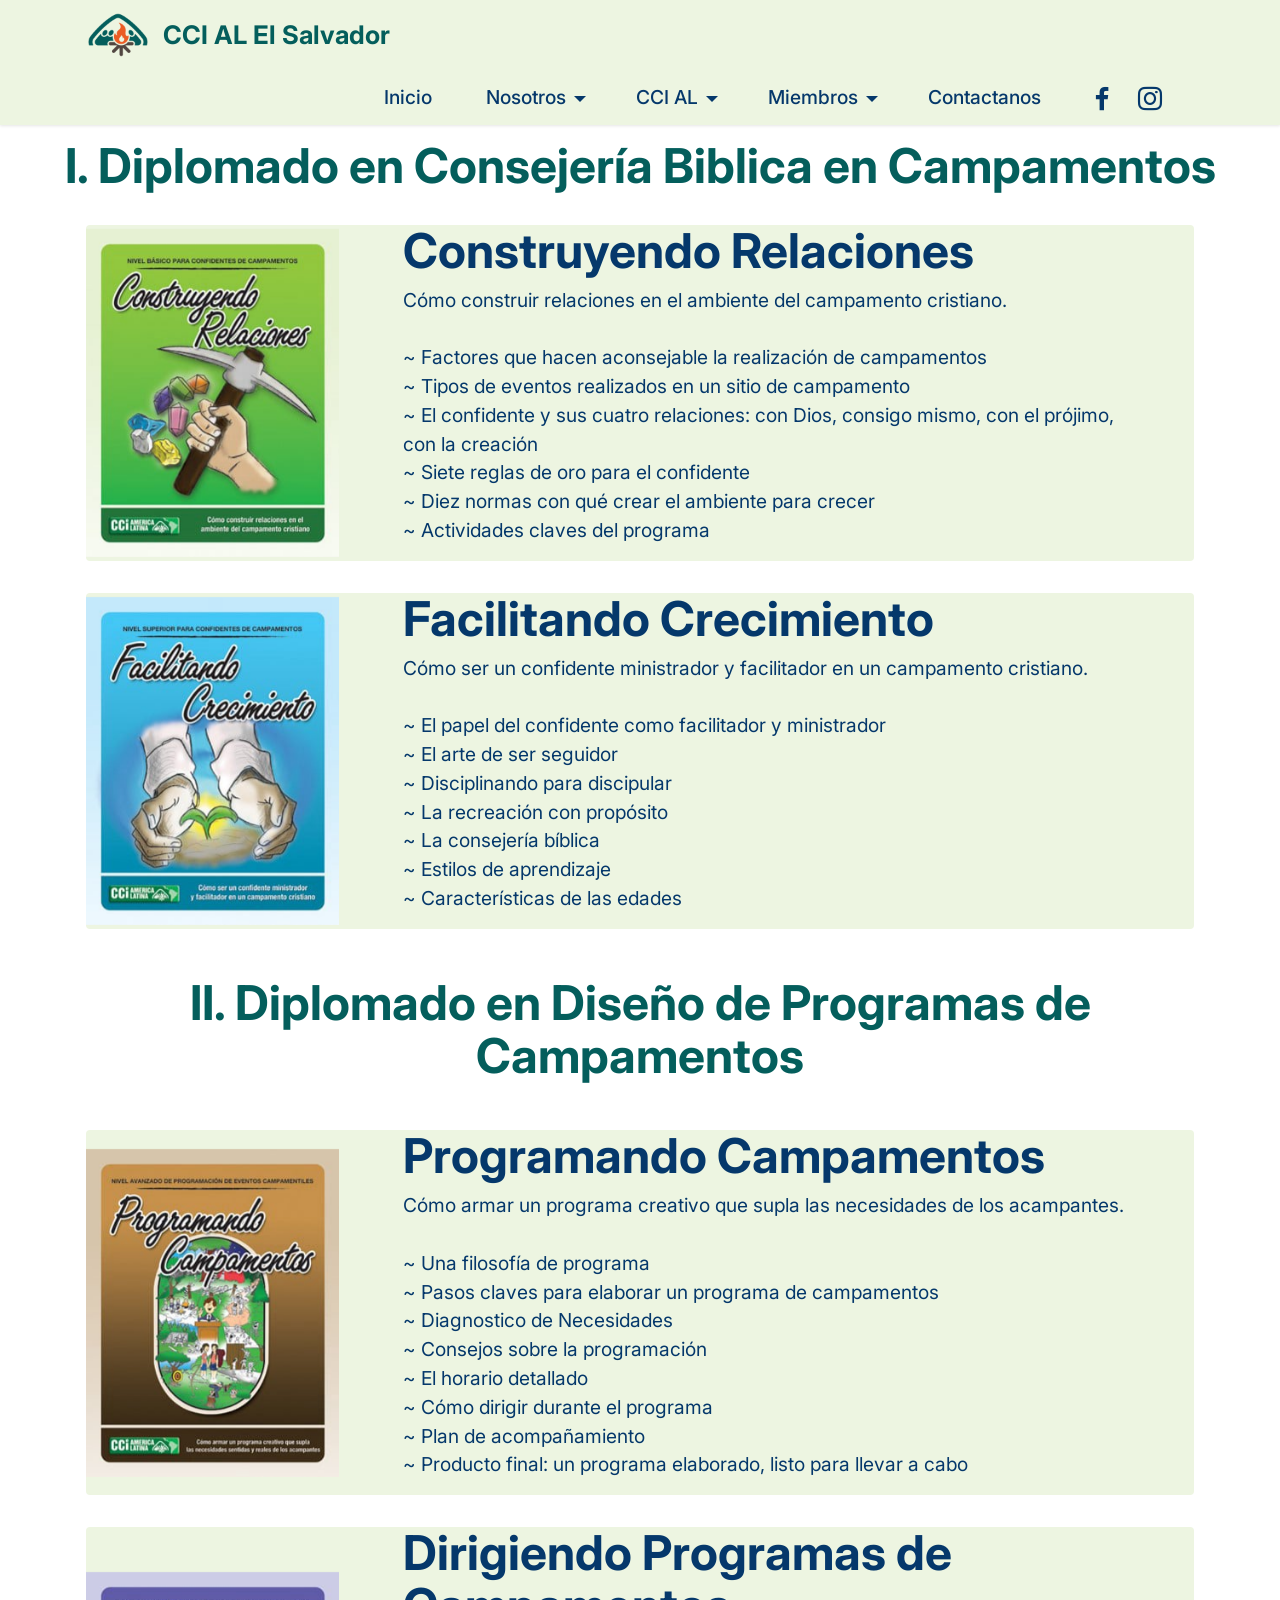
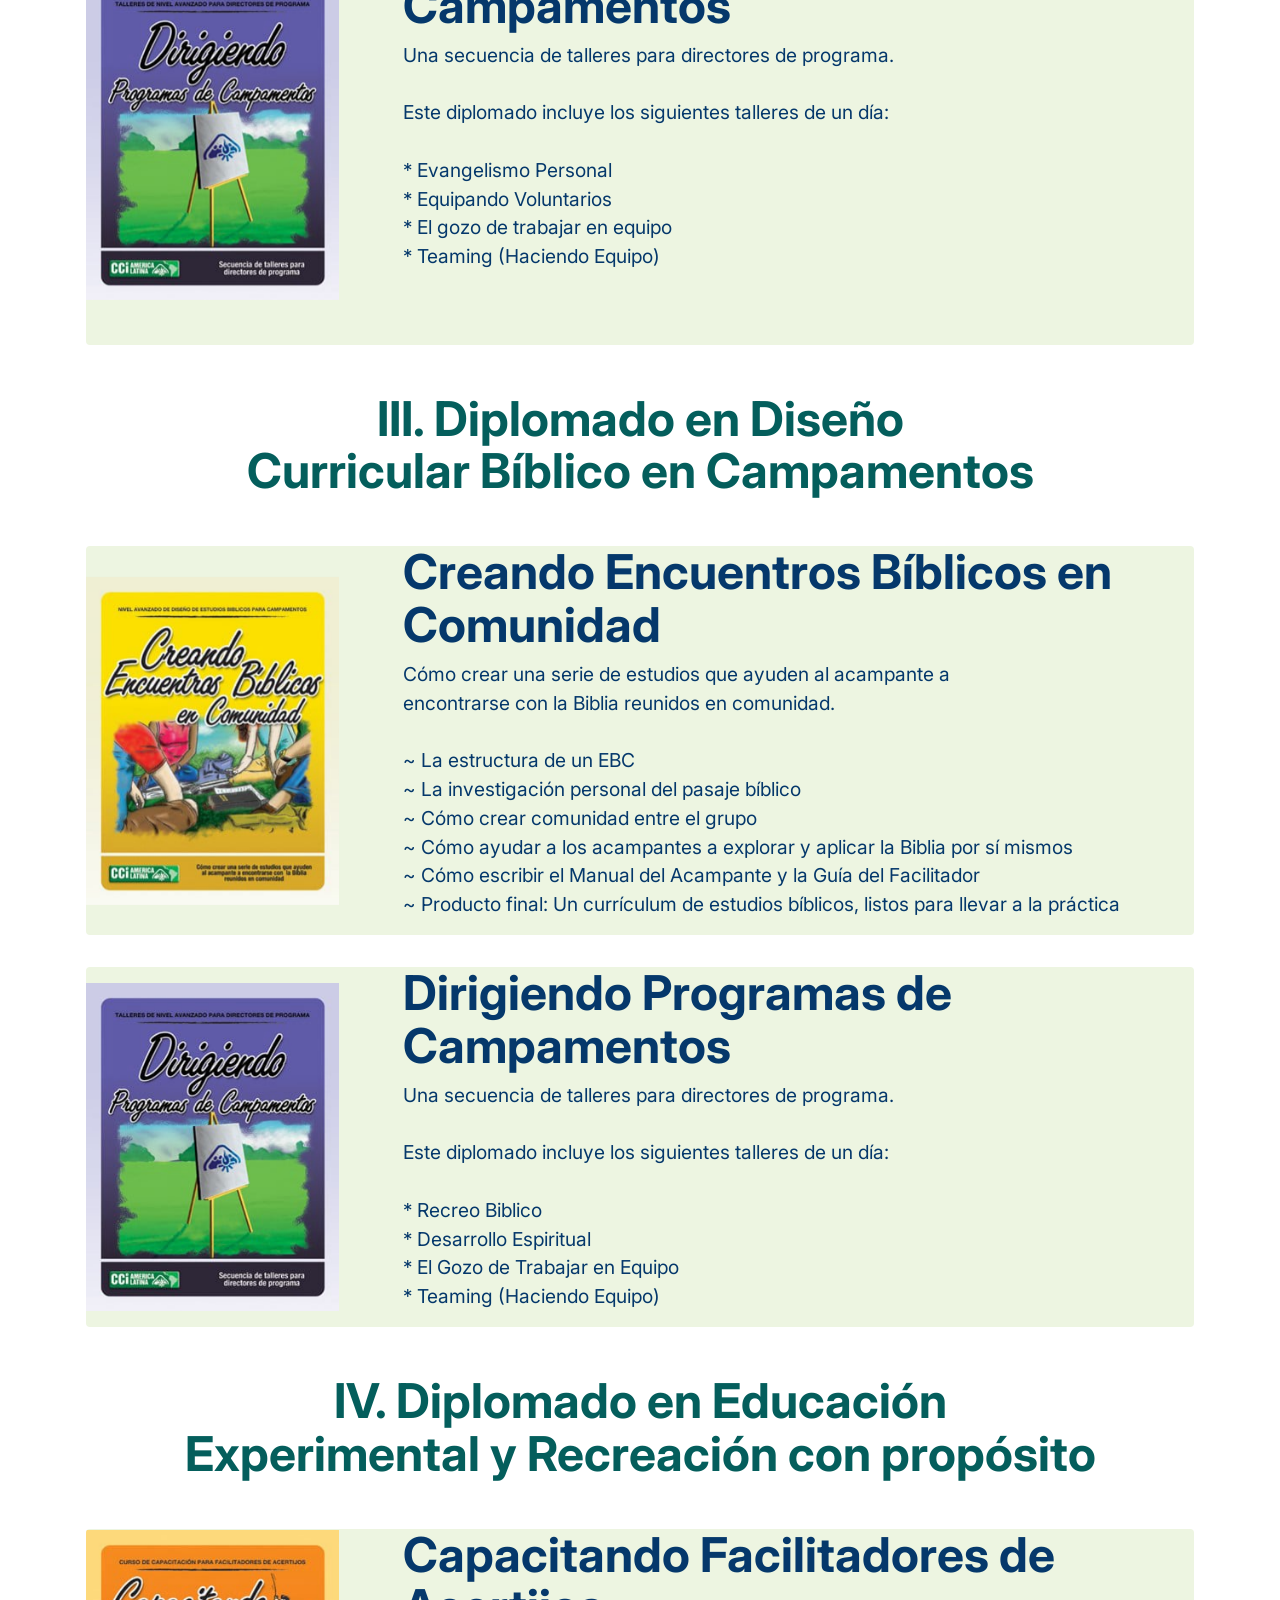
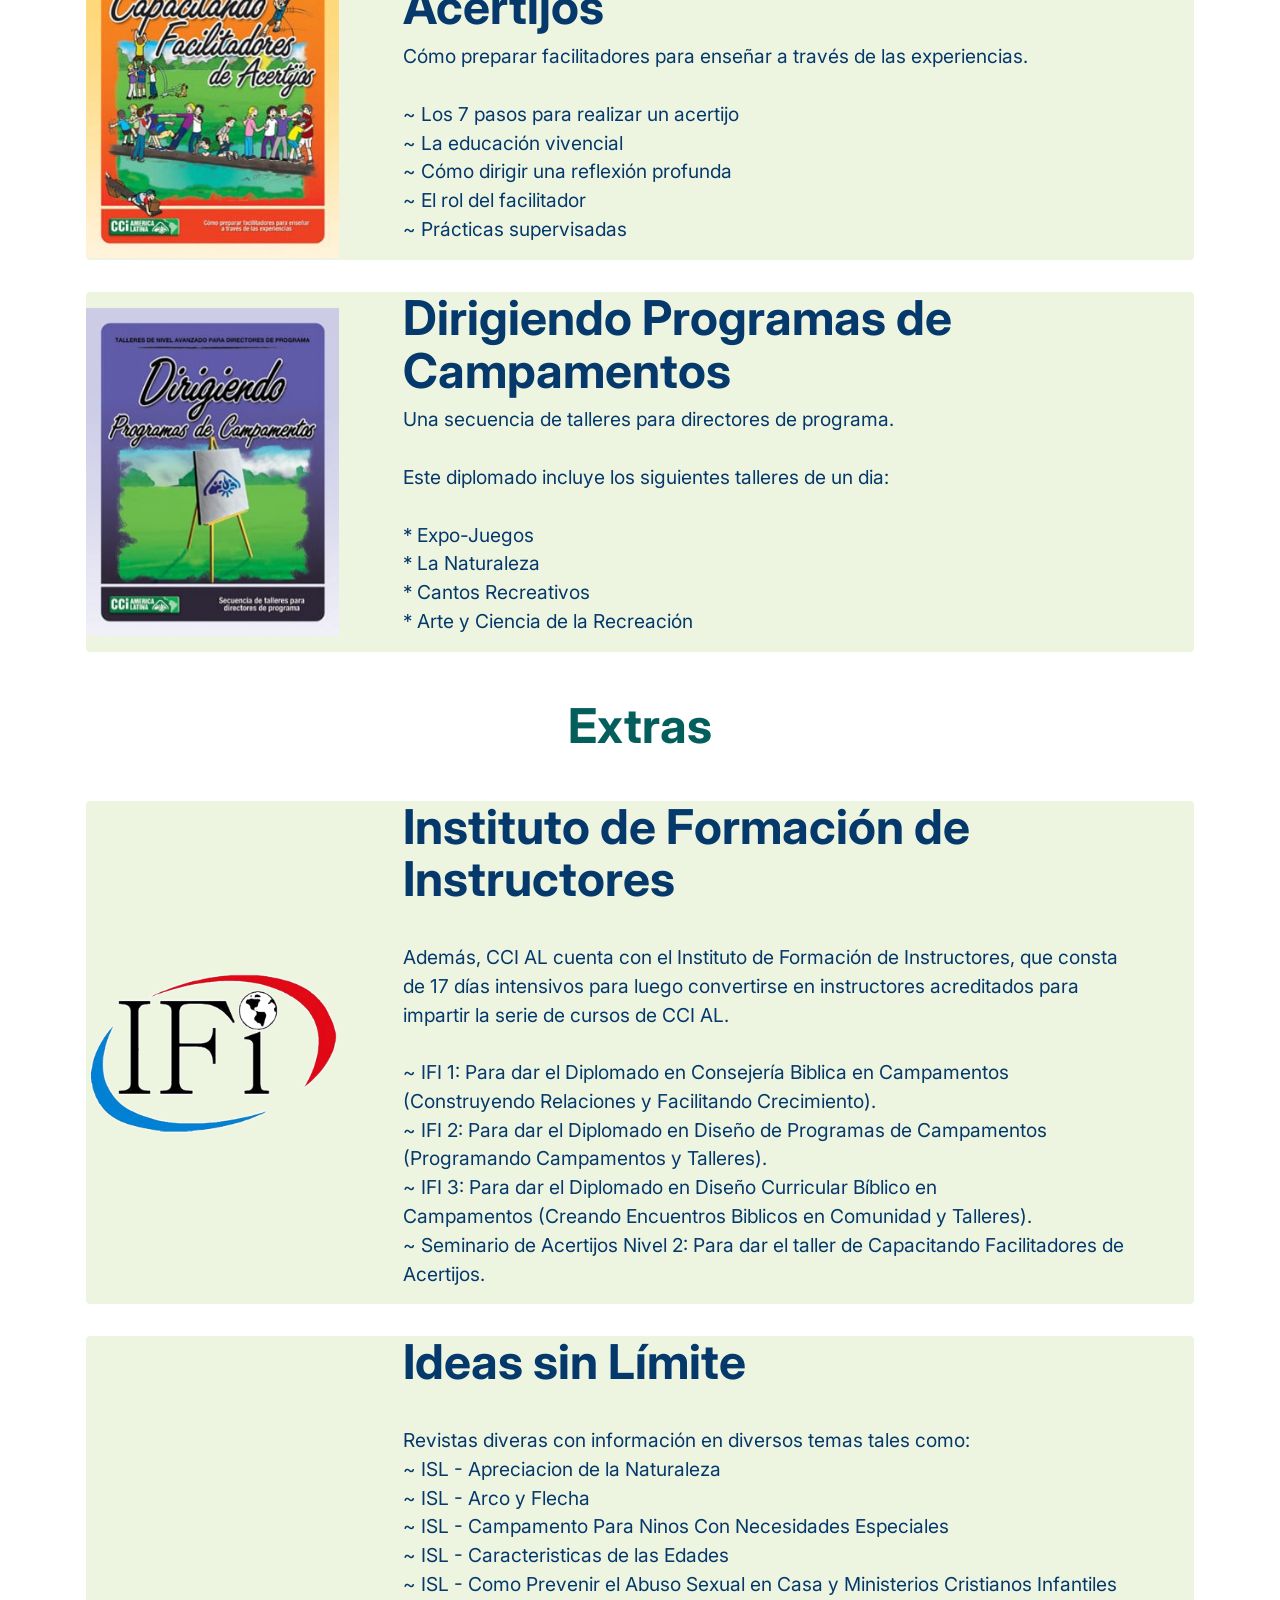
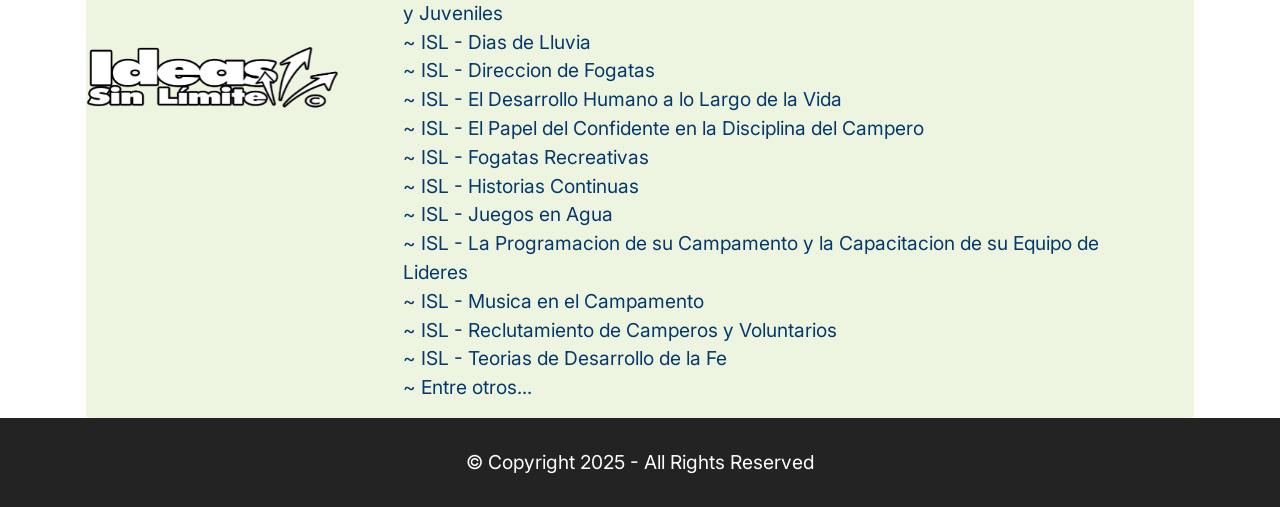
<file: curriculum.html>
﻿<!DOCTYPE html>
<html  >
<head>
  <meta charset="UTF-8">
  <meta http-equiv="X-UA-Compatible" content="IE=edge">
  <meta name="viewport" content="width=device-width, initial-scale=1, minimum-scale=1">
  <link rel="shortcut icon" href="assets/images/logo-ccial-v4-isotipo-96x72.png" type="image/x-icon">
  <meta name="description" content="Lista de los diversos cursos y talleres que se imparten con el fin de capacitar a la iglesia y ministerios afines.">
  
  
  <title>Curriculum de CCI AL</title>
  <link rel="stylesheet" href="assets/bootstrap/css/bootstrap.min.css">
  <link rel="stylesheet" href="assets/animatecss/animate.css">
  <link rel="stylesheet" href="assets/dropdown/css/style.css">
  <link rel="stylesheet" href="assets/socicon/css/styles.css">
  <link rel="stylesheet" href="assets/theme/css/style.css">
  <link rel="preload" href="https://fonts.googleapis.com/css?family=Inter:100,200,300,400,500,600,700,800,900&display=swap" as="style" onload="this.onload=null;this.rel='stylesheet'">
  <noscript><link rel="stylesheet" href="https://fonts.googleapis.com/css?family=Inter:100,200,300,400,500,600,700,800,900&display=swap"></noscript>
  <link rel="preload" as="style" href="assets/mobirise/css/mbr-additional.css?v=zdLQWy"><link rel="stylesheet" href="assets/mobirise/css/mbr-additional.css?v=zdLQWy" type="text/css">

  
  
  
</head>
<body>
  
  <section data-bs-version="5.1" class="menu menu3 cid-u5Dmq6dS5G" once="menu" id="menu3-1">
    
    <nav class="navbar navbar-dropdown navbar-fixed-top navbar-expand-lg">
        <div class="container">
            <div class="navbar-brand">
                <span class="navbar-logo">
                    <a href="index.html">
                        <img src="assets/images/logo-ccial-v4-isotipo-96x72.png" alt="CCI AL El Salvador" style="height: 3rem;">
                    </a>
                </span>
                <span class="navbar-caption-wrap"><a class="navbar-caption text-secondary display-5" href="index.html">CCI AL El Salvador</a></span>
            </div>
            <button class="navbar-toggler" type="button" data-toggle="collapse" data-bs-toggle="collapse" data-target="#navbarSupportedContent" data-bs-target="#navbarSupportedContent" aria-controls="navbarNavAltMarkup" aria-expanded="false" aria-label="Toggle navigation">
                <div class="hamburger">
                    <span></span>
                    <span></span>
                    <span></span>
                    <span></span>
                </div>
            </button>
            <div class="collapse navbar-collapse" id="navbarSupportedContent">
                <ul class="navbar-nav nav-dropdown nav-right" data-app-modern-menu="true"><li class="nav-item"><a class="nav-link link text-primary display-7" href="index.html">Inicio&nbsp;</a></li>
                    <li class="nav-item dropdown"><a class="nav-link link text-primary dropdown-toggle display-7" href="index.html#content4-5" data-toggle="dropdown-submenu" data-bs-toggle="dropdown" data-bs-auto-close="outside" aria-expanded="false">Nosotros</a><div class="dropdown-menu" aria-labelledby="dropdown-479"><a class="text-primary dropdown-item display-7" href="historia.html">Historia</a><a class="text-primary dropdown-item display-7" href="valores.html">Valores de CCI AL</a><a class="text-primary show dropdown-item display-7" href="normas.html">Normas de CCI AL</a><a class="text-primary show dropdown-item display-7" href="enciclopedia.html">Enciclopedia de Juegos</a><a class="text-primary show dropdown-item display-7" href="curriculum.html">Curriculum de CCI AL</a></div></li><li class="nav-item dropdown"><a class="nav-link link text-primary dropdown-toggle display-7" href="index.html#content4-5" data-toggle="dropdown-submenu" data-bs-toggle="dropdown" data-bs-auto-close="outside" aria-expanded="false">CCI AL</a><div class="dropdown-menu" aria-labelledby="dropdown-341"><a class="text-primary show dropdown-item display-7" href="https://www.ccial.org/" target="_blank">CCI AL Oficial</a><div class="dropdown"><a class="text-primary dropdown-item dropdown-toggle display-7" href="index.html#content4-5" data-toggle="dropdown-submenu" data-bs-toggle="dropdown" data-bs-auto-close="outside" aria-expanded="false">Nuevo Senderos</a><div class="dropdown-menu dropdown-submenu" aria-labelledby="dropdown-225"><a class="text-primary show dropdown-item display-7" href="https://ccial.org/que-belleza/" target="_blank">¡Qué belleza!</a><a class="text-primary show dropdown-item display-7" href="https://ccial.org/mochila-lista/" target="_blank">Mochila Lista<br></a></div></div><a class="text-primary show dropdown-item display-7" href="testimonio.html">Testimonios</a></div></li><li class="nav-item dropdown open"><a class="nav-link link text-primary dropdown-toggle show display-7" href="index.html#content4-5" data-toggle="dropdown-submenu" data-bs-toggle="dropdown" data-bs-auto-close="outside" aria-expanded="true">Miembros</a><div class="dropdown-menu show" aria-labelledby="dropdown-609" data-bs-popper="none"><a class="text-primary show dropdown-item display-7" href="recursos.html">Recursos</a><a class="text-primary show dropdown-item display-7" href="membresia.html">Membresia</a></div></li>
                    <li class="nav-item"><a class="nav-link link text-primary display-7" href="contactanos.html">Contactanos</a>
                    </li></ul>
                <div class="icons-menu">
                    <a class="iconfont-wrapper" href="https://www.facebook.com/CCIALELSALVADOR?locale=es_LA" target="_blank">
                        <span class="p-2 mbr-iconfont socicon-facebook socicon"></span>
                    </a>
                    <a class="iconfont-wrapper" href="https://www.instagram.com/ccial_elsalvador" target="_blank">
                        <span class="p-2 mbr-iconfont socicon-instagram socicon"></span>
                    </a>
                    
                    
                </div>
                
            </div>
        </div>
    </nav>
</section>

<section data-bs-version="5.1" class="header2 cid-u5fK39wrJH" id="header2-x">

    

    
    

    <div class="container-fluid">
        <div class="row justify-content-center">
            <div class="col-12 col-lg-12">
                <h1 class="mbr-section-title mbr-fonts-style mb-3 display-2"><strong>I. Diplomado en Consejería Biblica  en Campamentos</strong></h1>
                
                
                
            </div>
        </div>
    </div>
</section>

<section data-bs-version="5.1" class="features8 cid-u5fJh3cREr" xmlns="http://www.w3.org/1999/html" id="features9-p">
    
    

    

    <div class="container">
        <div class="card">
            <div class="card-wrapper">
                <div class="row align-items-center">
                    <div class="col-12 col-md-3">
                        <div class="image-wrapper">
                            <img src="assets/images/portada-cr-297x385.jpg" alt="Construyendo Relaciones">
                        </div>
                    </div>
                    <div class="col-12 col-md">
                        <div class="card-box">
                            <div class="row">
                                <div class="col-md">
                                    <h6 class="card-title mbr-fonts-style display-2"><strong>Construyendo Relaciones</strong></h6>
                                    <p class="mbr-text mbr-fonts-style display-7">Cómo construir relaciones en el ambiente del campamento cristiano.<br><br>~ Factores que hacen aconsejable la realización de campamentos<br>~ Tipos de eventos realizados en un sitio de campamento<br>~ El confidente y sus cuatro relaciones: con Dios, consigo mismo, con el prójimo, con la creación<br>~ Siete reglas de oro para el confidente<br>~ Diez normas con qué crear el ambiente para crecer<br>~ Actividades claves del programa<br></p>
                                </div>
                                
                                <div></div>
                            </div>
                        </div>
                    </div>
                </div>
            </div>
        </div>
        <div class="card">
            <div class="card-wrapper">
                <div class="row align-items-center">
                    <div class="col-12 col-md-3">
                        <div class="image-wrapper">
                            <img src="assets/images/portada-fc-297x385.jpg" alt="Facilitando Crecimiento">
                        </div>
                    </div>
                    <div class="col-12 col-md">
                        <div class="card-box">
                            <div class="row">
                                <div class="col-md">
                                    <h6 class="card-title mbr-fonts-style display-2"><strong>Facilitando Crecimiento</strong></h6>
                                    <p class="mbr-text mbr-fonts-style display-7">Cómo ser un confidente ministrador y facilitador en un campamento cristiano.<br><br>~ El papel del confidente como facilitador y ministrador<br>~ El arte de ser seguidor<br>~ Disciplinando para discipular<br>~ La recreación con propósito<br>~ La consejería bíblica<br>~ Estilos de aprendizaje<br>~ Características de las edades<br></p>
                                </div>
                                
                                <div></div>
                            </div>
                        </div>
                    </div>
                </div>
            </div>
        </div>
        
    </div>
</section>

<section data-bs-version="5.1" class="header2 cid-u5fL66UIAM" id="header2-y">

    

    
    

    <div class="container-fluid">
        <div class="row justify-content-center">
            <div class="col-12 col-lg-12">
                <h1 class="mbr-section-title mbr-fonts-style mb-3 display-2"><strong>II. Diplomado en Diseño de Programas de Campamentos</strong></h1>
                
                
                
            </div>
        </div>
    </div>
</section>

<section data-bs-version="5.1" class="features8 cid-u5fJh4mioZ" xmlns="http://www.w3.org/1999/html" id="features9-q">
    
    

    

    <div class="container">
        <div class="card">
            <div class="card-wrapper">
                <div class="row align-items-center">
                    <div class="col-12 col-md-3">
                        <div class="image-wrapper">
                            <img src="assets/images/portada-pc-297x385.jpg" alt="Programando Campamentos">
                        </div>
                    </div>
                    <div class="col-12 col-md">
                        <div class="card-box">
                            <div class="row">
                                <div class="col-md">
                                    <h6 class="card-title mbr-fonts-style display-2"><strong>Programando Campamentos</strong></h6>
                                    <p class="mbr-text mbr-fonts-style display-7">Cómo armar un programa creativo que supla las necesidades de los acampantes.<br><br>~ Una filosofía de programa<br>~ Pasos claves para elaborar un programa de campamentos<br>~ Diagnostico de Necesidades<br>~ Consejos sobre la programación<br>~ El horario detallado<br>~ Cómo dirigir durante el programa<br>~ Plan de acompañamiento<br>~ Producto final: un programa elaborado,    listo para llevar a cabo<br></p>
                                </div>
                                
                                <div></div>
                            </div>
                        </div>
                    </div>
                </div>
            </div>
        </div>
        <div class="card">
            <div class="card-wrapper">
                <div class="row align-items-center">
                    <div class="col-12 col-md-3">
                        <div class="image-wrapper">
                            <img src="assets/images/portada-dpc-297x385.jpg" alt="Dirigiendo Programas de Campamento">
                        </div>
                    </div>
                    <div class="col-12 col-md">
                        <div class="card-box">
                            <div class="row">
                                <div class="col-md">
                                    <h6 class="card-title mbr-fonts-style display-2"><strong>Dirigiendo Programas de Campamentos</strong></h6>
                                    <p class="mbr-text mbr-fonts-style display-7">Una secuencia de talleres para directores de programa.<br><br>Este diplomado incluye los siguientes talleres de un día:<br> 
<br>* Evangelismo Personal
<br>* Equipando Voluntarios
<br>* El gozo de trabajar en equipo
<br>* Teaming (Haciendo Equipo)
<br>
<br>​<br></p>
                                </div>
                                
                                <div></div>
                            </div>
                        </div>
                    </div>
                </div>
            </div>
        </div>
        
    </div>
</section>

<section data-bs-version="5.1" class="header2 cid-u5fL6Gt7HO" id="header2-z">

    

    
    

    <div class="container-fluid">
        <div class="row justify-content-center">
            <div class="col-12 col-lg-12">
                <h1 class="mbr-section-title mbr-fonts-style mb-3 display-2"><strong>III. Diplomado en Diseño
</strong><div><strong>Curricular Bíblico en Campamentos</strong></div></h1>
                
                
                
            </div>
        </div>
    </div>
</section>

<section data-bs-version="5.1" class="features8 cid-u5fJh5o8rx" xmlns="http://www.w3.org/1999/html" id="features9-r">
    
    

    

    <div class="container">
        <div class="card">
            <div class="card-wrapper">
                <div class="row align-items-center">
                    <div class="col-12 col-md-3">
                        <div class="image-wrapper">
                            <img src="assets/images/portada-ebc-297x385.jpg" alt="Creando Encuentros Biblicos en Comunidad">
                        </div>
                    </div>
                    <div class="col-12 col-md">
                        <div class="card-box">
                            <div class="row">
                                <div class="col-md">
                                    <h6 class="card-title mbr-fonts-style display-2"><strong>Creando Encuentros Bíblicos en Comunidad</strong></h6>
                                    <p class="mbr-text mbr-fonts-style display-7">Cómo crear una serie de estudios que ayuden al acampante a<br>encontrarse con la Biblia reunidos en comunidad.<br><br>~ La estructura de un EBC<br>~ La investigación personal del pasaje bíblico<br>~ Cómo crear comunidad entre el grupo<br>~ Cómo ayudar a los acampantes a explorar y aplicar la Biblia por sí mismos<br>~ Cómo escribir el Manual del Acampante y la Guía del Facilitador<br>~ Producto final: Un currículum de estudios bíblicos, listos para llevar a la práctica<br></p>
                                </div>
                                
                                <div></div>
                            </div>
                        </div>
                    </div>
                </div>
            </div>
        </div>
        <div class="card">
            <div class="card-wrapper">
                <div class="row align-items-center">
                    <div class="col-12 col-md-3">
                        <div class="image-wrapper">
                            <img src="assets/images/portada-dpc-297x385.jpg" alt="Dirigiendo Programas de Campamentos">
                        </div>
                    </div>
                    <div class="col-12 col-md">
                        <div class="card-box">
                            <div class="row">
                                <div class="col-md">
                                    <h6 class="card-title mbr-fonts-style display-2"><strong>Dirigiendo Programas de Campamentos</strong></h6>
                                    <p class="mbr-text mbr-fonts-style display-7">Una secuencia de talleres para directores de programa.<br><br>Este diplomado incluye los siguientes talleres de un día: ​
<br>
<br>* Recreo Biblico
<br>* Desarrollo Espiritual
<br>* El Gozo de Trabajar en Equipo
<br>* Teaming (Haciendo Equipo)</p>
                                </div>
                                
                                <div></div>
                            </div>
                        </div>
                    </div>
                </div>
            </div>
        </div>
        
    </div>
</section>

<section data-bs-version="5.1" class="header2 cid-u5fL7hsAeQ" id="header2-10">

    

    
    

    <div class="container-fluid">
        <div class="row justify-content-center">
            <div class="col-12 col-lg-12">
                <h1 class="mbr-section-title mbr-fonts-style mb-3 display-2"><strong>IV. Diplomado en Educación
</strong><div><strong>Experimental y Recreación con propósito</strong></div></h1>
                
                
                
            </div>
        </div>
    </div>
</section>

<section data-bs-version="5.1" class="features8 cid-u5fJh6qwaw" xmlns="http://www.w3.org/1999/html" id="features9-s">
    
    

    

    <div class="container">
        <div class="card">
            <div class="card-wrapper">
                <div class="row align-items-center">
                    <div class="col-12 col-md-3">
                        <div class="image-wrapper">
                            <img src="assets/images/portada-acertijos-297x385.jpg" alt="Facilitadores de Acertijos">
                        </div>
                    </div>
                    <div class="col-12 col-md">
                        <div class="card-box">
                            <div class="row">
                                <div class="col-md">
                                    <h6 class="card-title mbr-fonts-style display-2"><strong>Capacitando Facilitadores de Acertijos</strong></h6>
                                    <p class="mbr-text mbr-fonts-style display-7">Cómo preparar facilitadores para enseñar a través de las experiencias.<br><br>~ Los 7 pasos para realizar un acertijo<br>~ La educación vivencial<br>~ Cómo dirigir una reflexión profunda<br>~ El rol del facilitador<br>~ Prácticas supervisadas<br></p>
                                </div>
                                
                                <div></div>
                            </div>
                        </div>
                    </div>
                </div>
            </div>
        </div>
        <div class="card">
            <div class="card-wrapper">
                <div class="row align-items-center">
                    <div class="col-12 col-md-3">
                        <div class="image-wrapper">
                            <img src="assets/images/portada-dpc-297x385.jpg" alt="Dirigiendo Programas de Campamento">
                        </div>
                    </div>
                    <div class="col-12 col-md">
                        <div class="card-box">
                            <div class="row">
                                <div class="col-md">
                                    <h6 class="card-title mbr-fonts-style display-2"><strong>Dirigiendo Programas de Campamentos</strong></h6>
                                    <p class="mbr-text mbr-fonts-style display-7">Una secuencia de talleres para directores de programa.
<br><br>Este diplomado incluye los siguientes talleres de un dia:
<br>
<br>* Expo-Juegos
<br>* La Naturaleza
<br>* Cantos Recreativos
<br>* Arte y Ciencia de la Recreación<br></p>
                                </div>
                                
                                <div></div>
                            </div>
                        </div>
                    </div>
                </div>
            </div>
        </div>
        
    </div>
</section>

<section data-bs-version="5.1" class="header2 cid-u5fWY9jsGg" id="header2-11">

    

    
    

    <div class="container-fluid">
        <div class="row justify-content-center">
            <div class="col-12 col-lg-12">
                <h1 class="mbr-section-title mbr-fonts-style mb-3 display-2"><strong>Extras</strong></h1>
                
                
                
            </div>
        </div>
    </div>
</section>

<section data-bs-version="5.1" class="features8 cid-u5fX02fZ16" xmlns="http://www.w3.org/1999/html" id="features9-12">
    
    

    

    <div class="container">
        <div class="card">
            <div class="card-wrapper">
                <div class="row align-items-center">
                    <div class="col-12 col-md-3">
                        <div class="image-wrapper">
                            <img src="assets/images/ifi-logo-695x446.png" alt="IFIs">
                        </div>
                    </div>
                    <div class="col-12 col-md">
                        <div class="card-box">
                            <div class="row">
                                <div class="col-md">
                                    <h6 class="card-title mbr-fonts-style display-2"><strong>Instituto de Formación de Instructores</strong></h6>
                                    <p class="mbr-text mbr-fonts-style display-7"><br>Además, CCI AL cuenta con el Instituto de Formación de Instructores, que consta de 17 días intensivos para luego convertirse en instructores acreditados para impartir la serie de cursos de CCI AL.<br><br>~ IFI 1: Para dar el Diplomado en Consejería Biblica en Campamentos (Construyendo Relaciones y Facilitando Crecimiento).<br>~ IFI 2: Para dar el Diplomado en Diseño de Programas de Campamentos (Programando Campamentos y Talleres).<br>~ IFI 3:&nbsp;Para dar el Diplomado en Diseño Curricular Bíblico en Campamentos&nbsp;(Creando Encuentros Biblicos en Comunidad y Talleres).<br>~ Seminario de Acertijos Nivel 2: Para dar el taller de Capacitando Facilitadores de Acertijos.<br></p>
                                </div>
                                
                                <div></div>
                            </div>
                        </div>
                    </div>
                </div>
            </div>
        </div>
        <div class="card">
            <div class="card-wrapper">
                <div class="row align-items-center">
                    <div class="col-12 col-md-3">
                        <div class="image-wrapper">
                            <img src="assets/images/isl-695x175.png" alt="Ideas sin Limite">
                        </div>
                    </div>
                    <div class="col-12 col-md">
                        <div class="card-box">
                            <div class="row">
                                <div class="col-md">
                                    <h6 class="card-title mbr-fonts-style display-2"><strong>Ideas sin Límite</strong></h6>
                                    <p class="mbr-text mbr-fonts-style display-7"><br>Revistas diveras con información en diversos temas tales como:<br>~&nbsp;ISL - Apreciacion de la Naturaleza<br>~ ISL - Arco y Flecha<br>~&nbsp;ISL - Campamento Para Ninos Con Necesidades Especiales<br>~ ISL - Caracteristicas de las Edades<br>~&nbsp;ISL - Como Prevenir el Abuso Sexual en Casa y Ministerios Cristianos Infantiles y Juveniles<br>~&nbsp;ISL - Dias de Lluvia<br>~&nbsp;ISL - Direccion de Fogatas<br>~&nbsp;ISL - El Desarrollo Humano a lo Largo de la Vida<br>~&nbsp;ISL - El Papel del Confidente en la Disciplina del Campero<br>~&nbsp;ISL - Fogatas Recreativas<br>~&nbsp;ISL - Historias Continuas<br>~&nbsp;ISL - Juegos en Agua<br>~&nbsp;ISL - La Programacion de su Campamento y la Capacitacion de su Equipo de Lideres<br>~&nbsp;ISL - Musica en el Campamento<br>~ ISL - Reclutamiento de Camperos y Voluntarios<br>~ ISL - Teorias de Desarrollo de la Fe<br>~ Entre otros...&nbsp;<br></p>
                                </div>
                                
                                <div></div>
                            </div>
                        </div>
                    </div>
                </div>
            </div>
        </div>
        
    </div>
</section>

<section data-bs-version="5.1" class="footer7 cid-uBHPk2pUQZ" once="footers" id="footer7-1q">

    

    

    <div class="container">
        <div class="media-container-row align-center mbr-white">
            <div class="col-12">
                <p class="mbr-text mb-0 mbr-fonts-style display-7">
                    © Copyright 2025 - All Rights Reserved
                </p>
            </div>
        </div>
    </div>
</section><script src="assets/bootstrap/js/bootstrap.bundle.min.js"></script>  <script src="assets/smoothscroll/smooth-scroll.js"></script>  <script src="assets/ytplayer/index.js"></script>  <script src="assets/dropdown/js/navbar-dropdown.js"></script>  <script src="assets/theme/js/script.js"></script>  
  
  
  <input name="animation" type="hidden">
  </body>
</html>
</file>
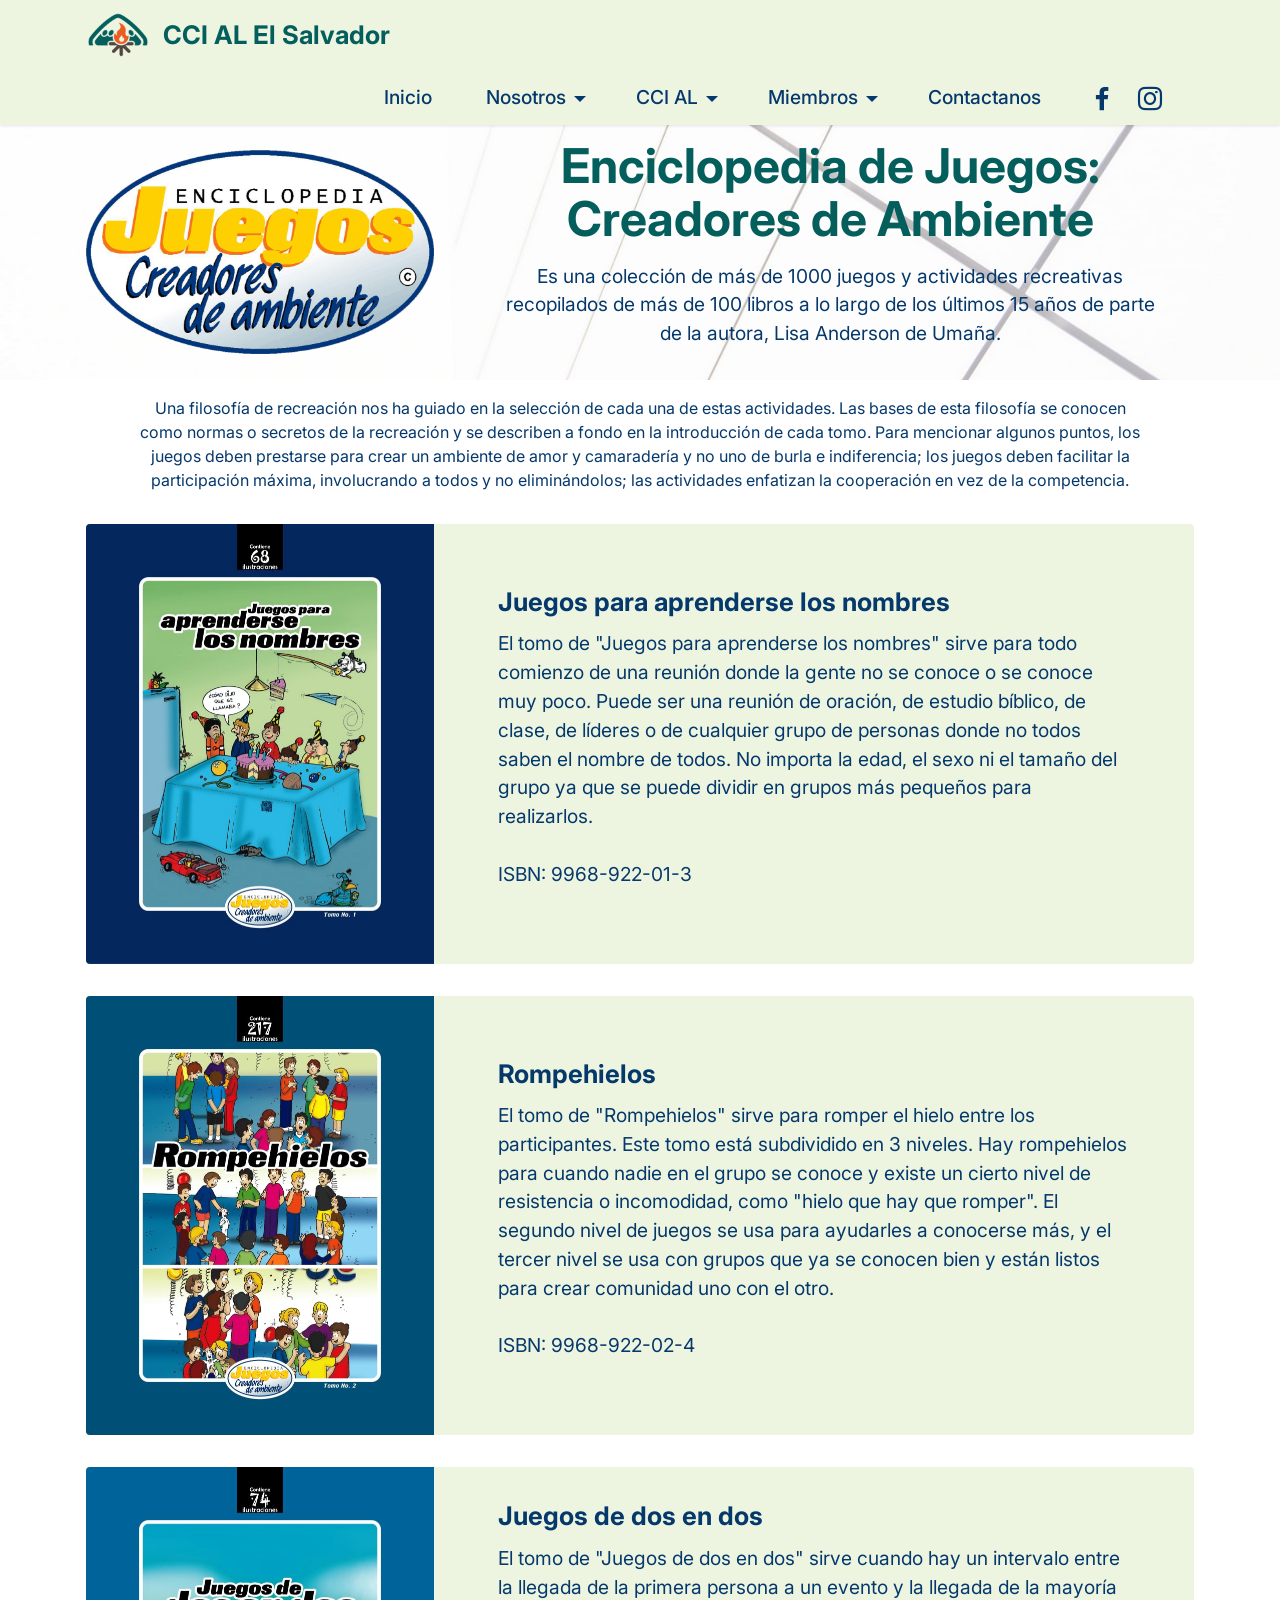
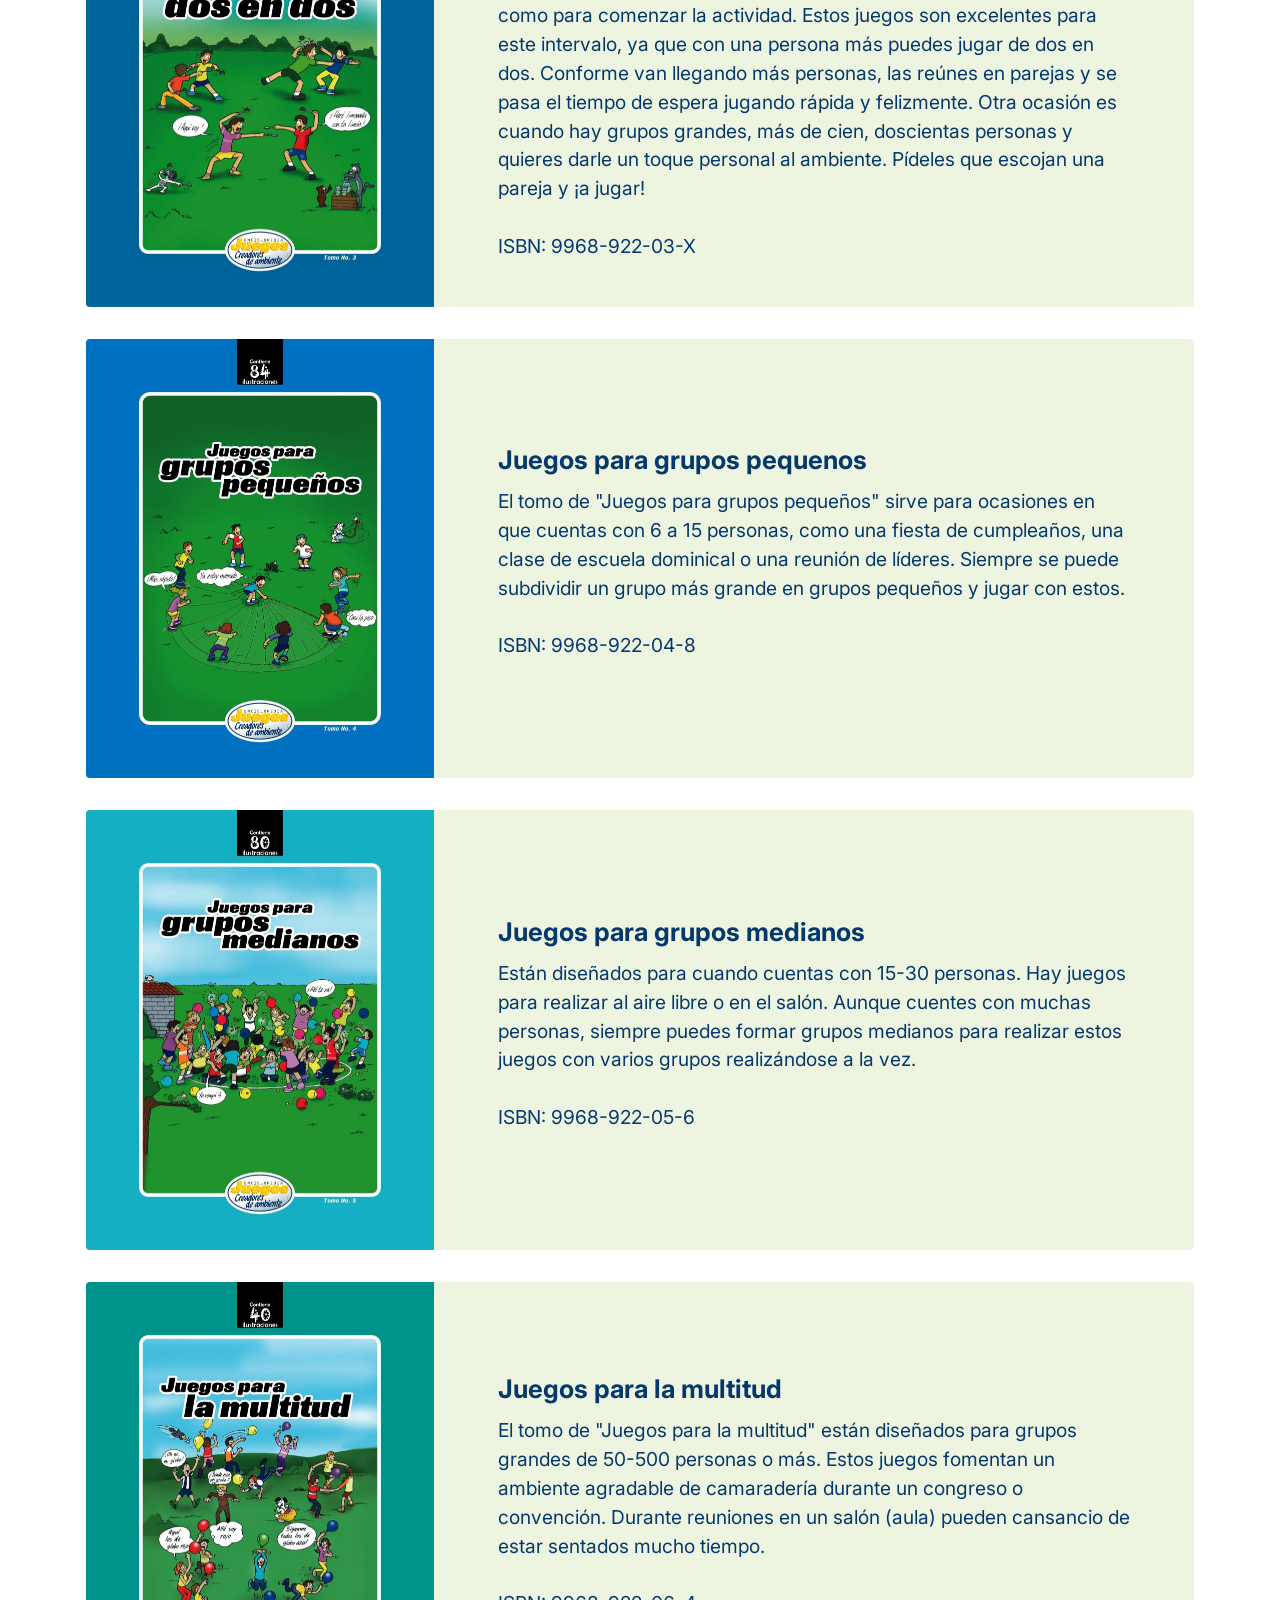
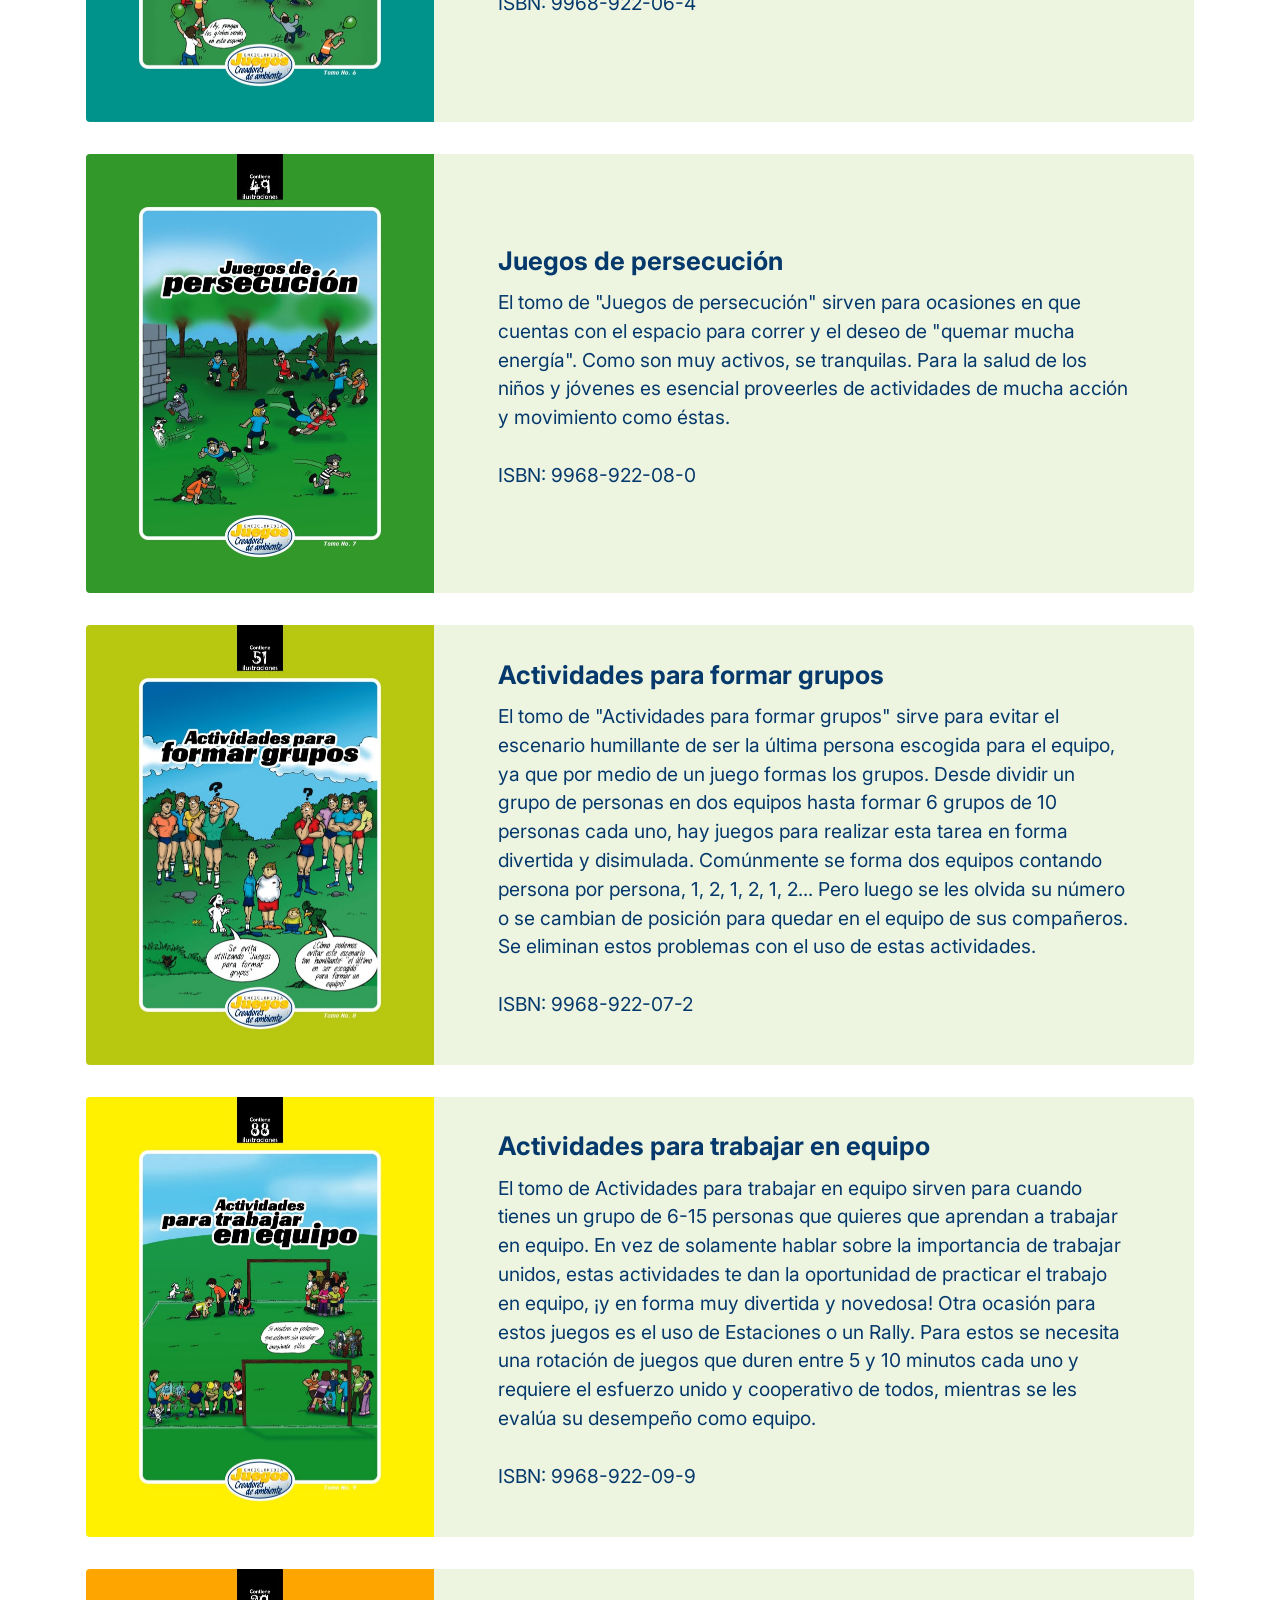
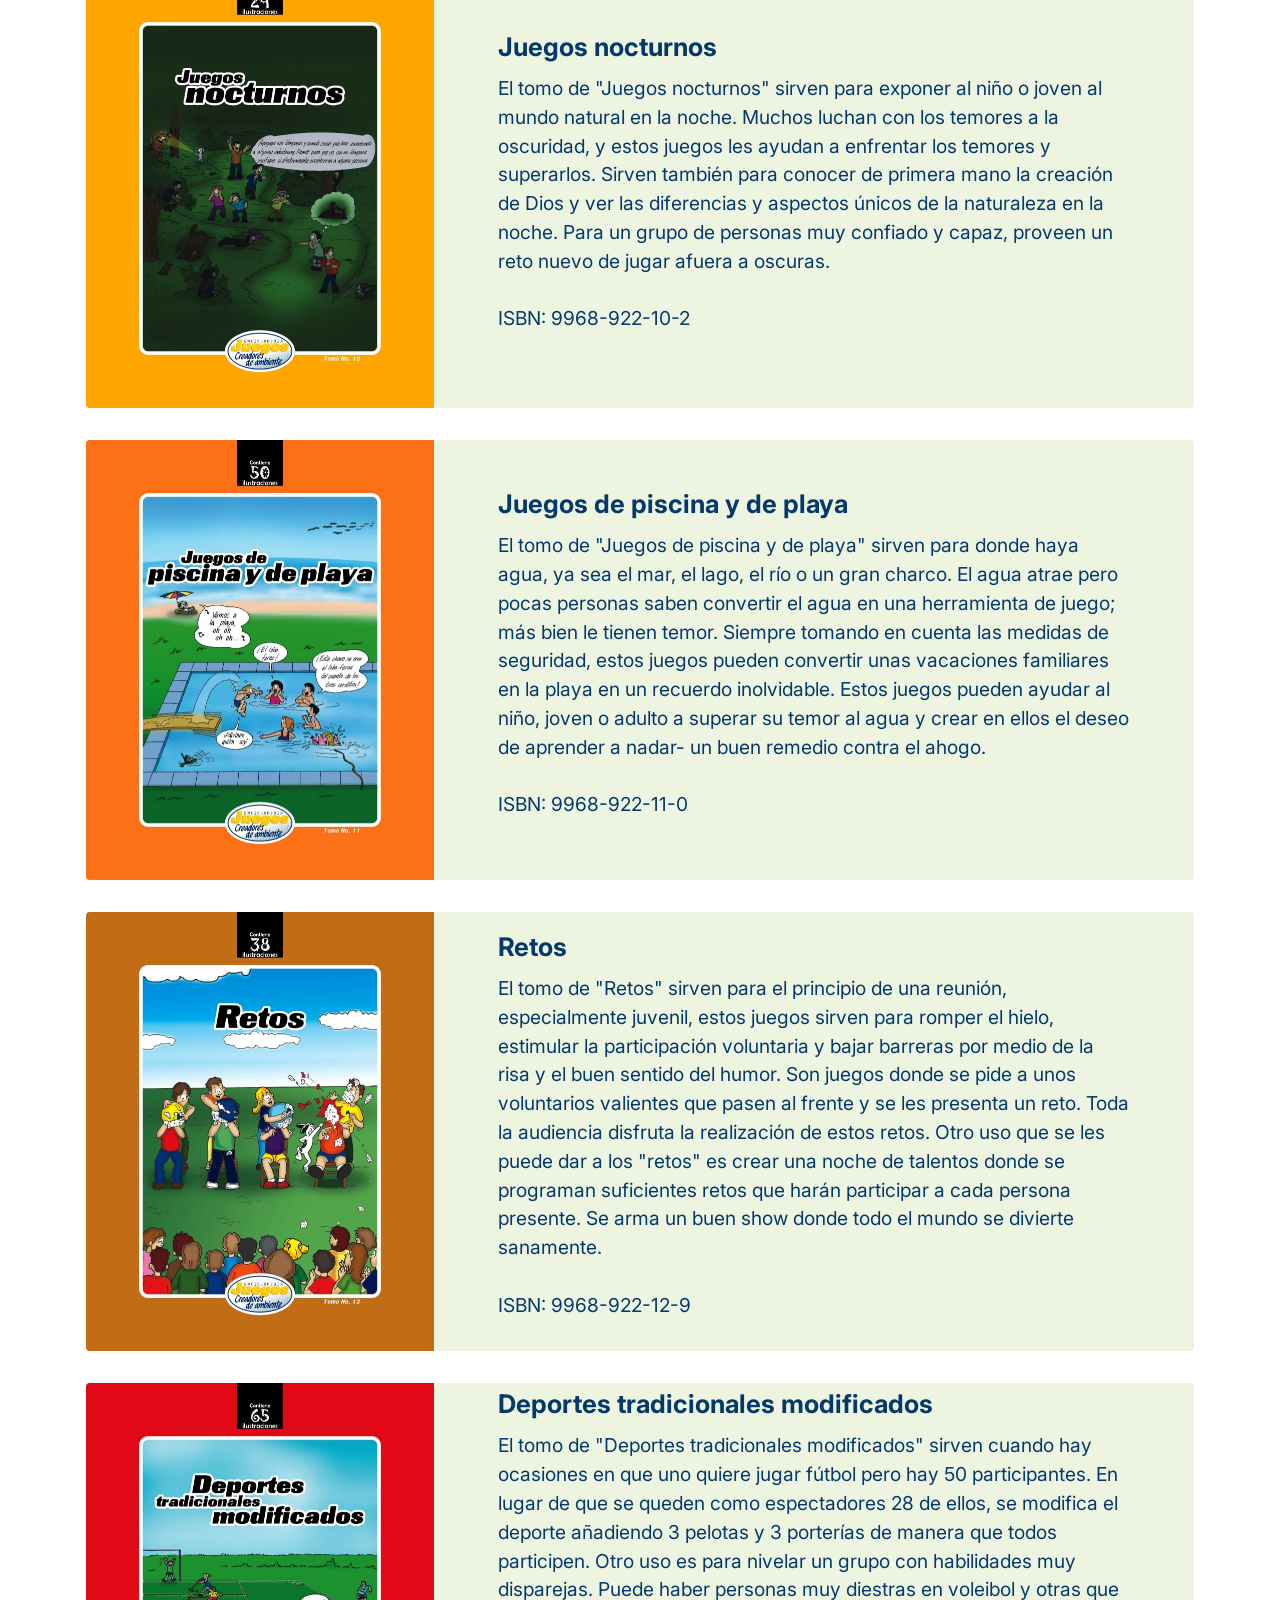
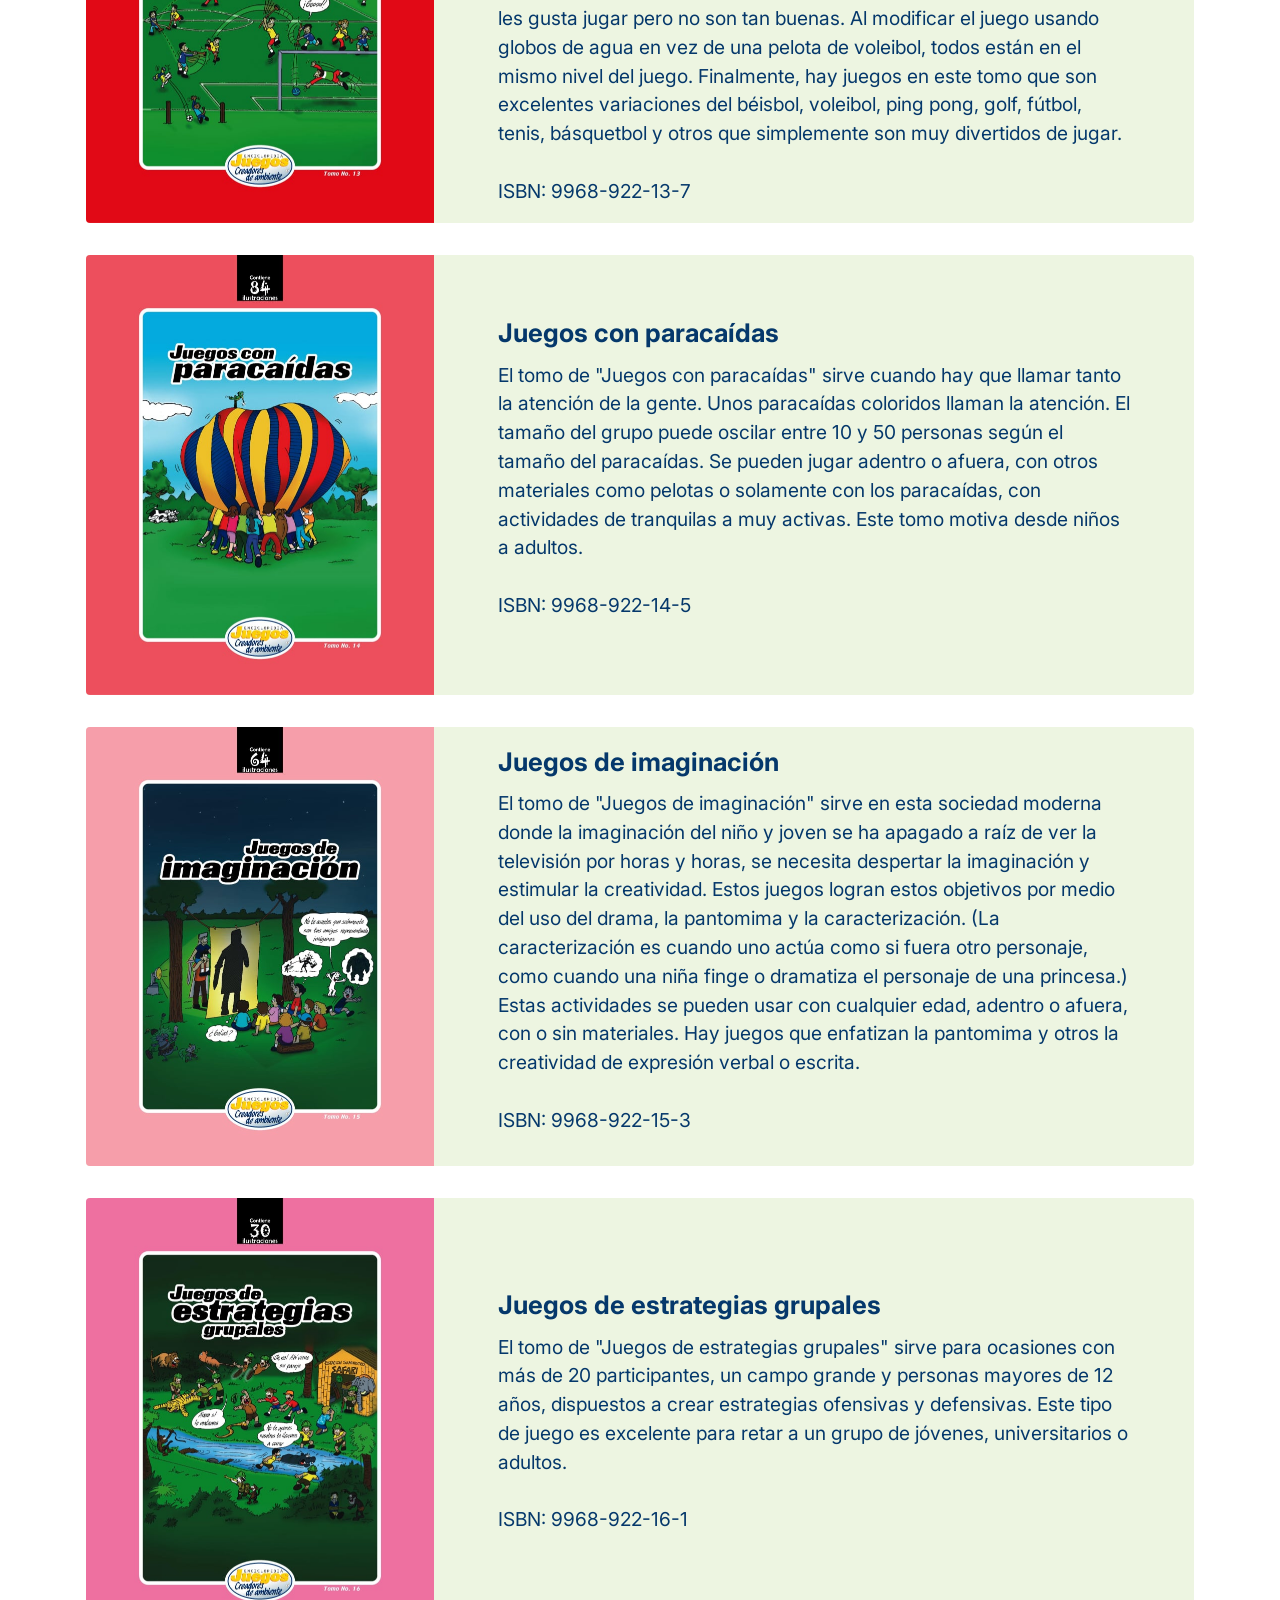
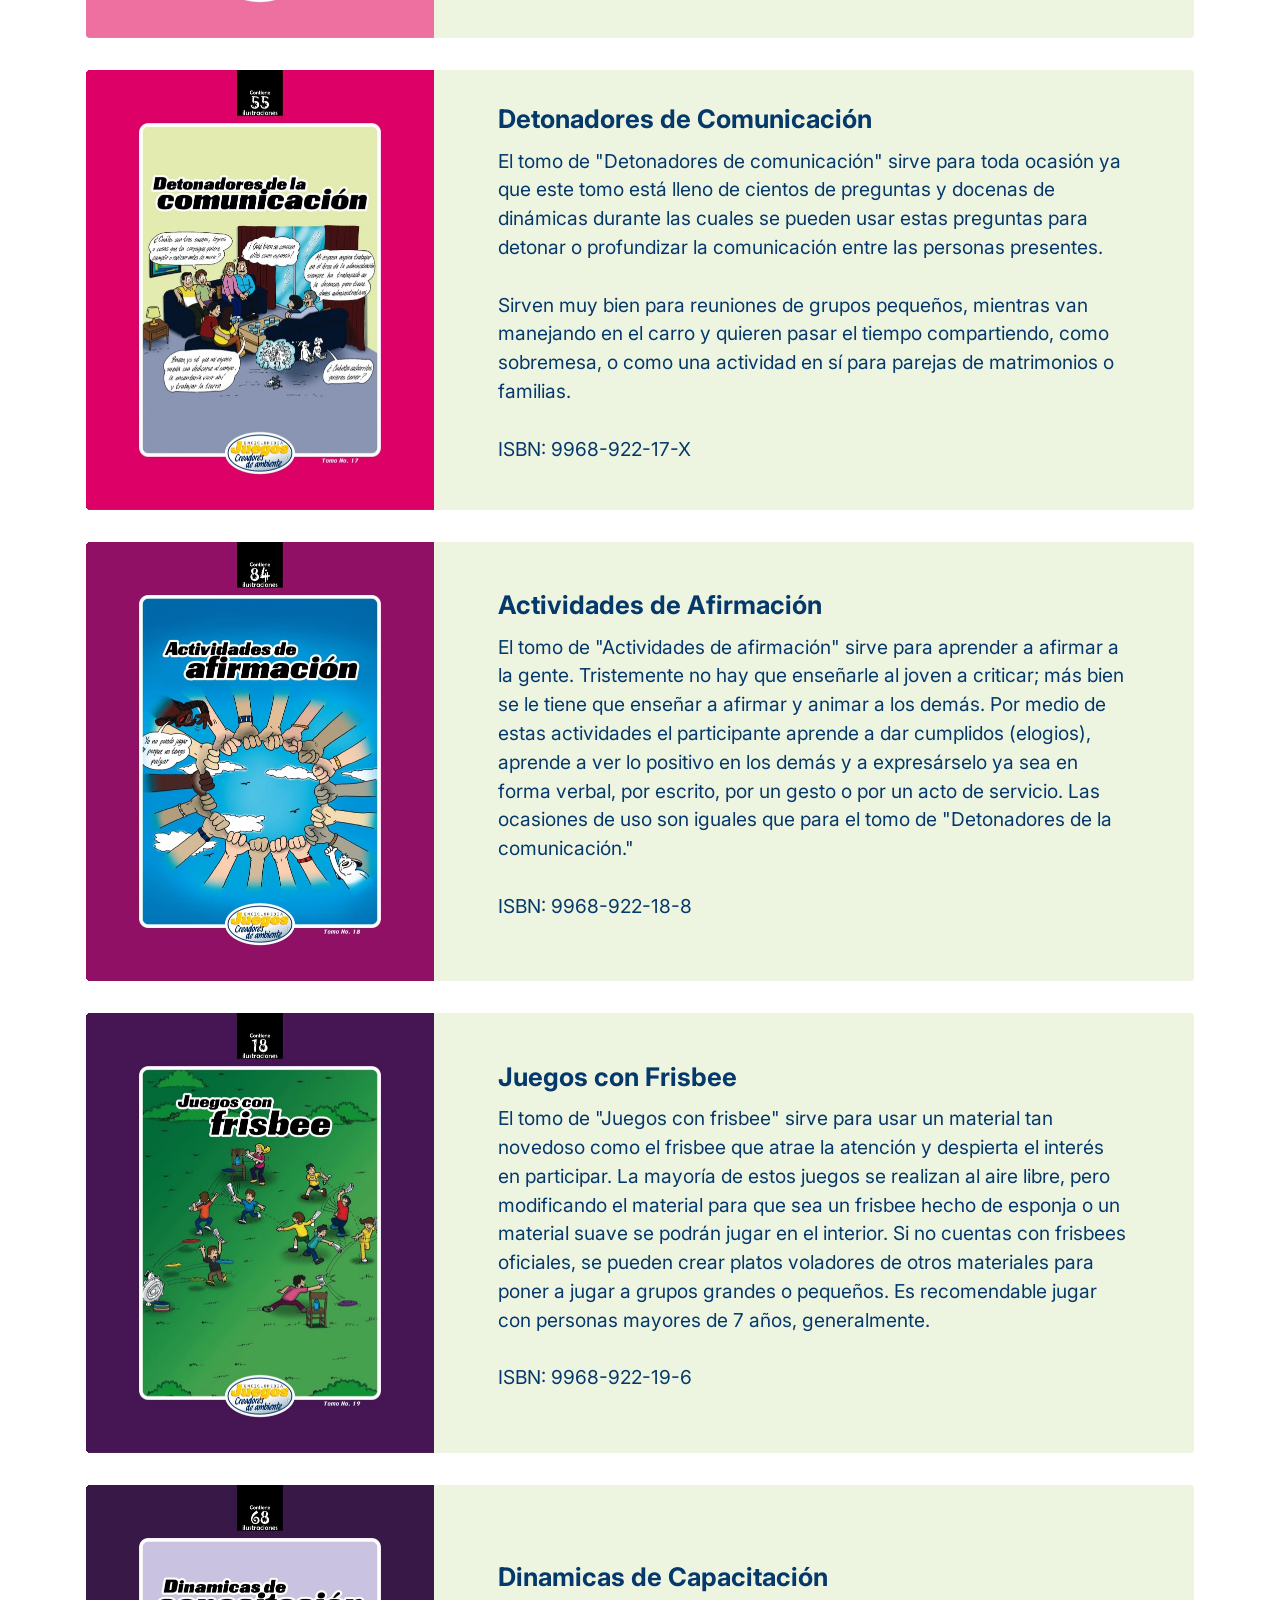
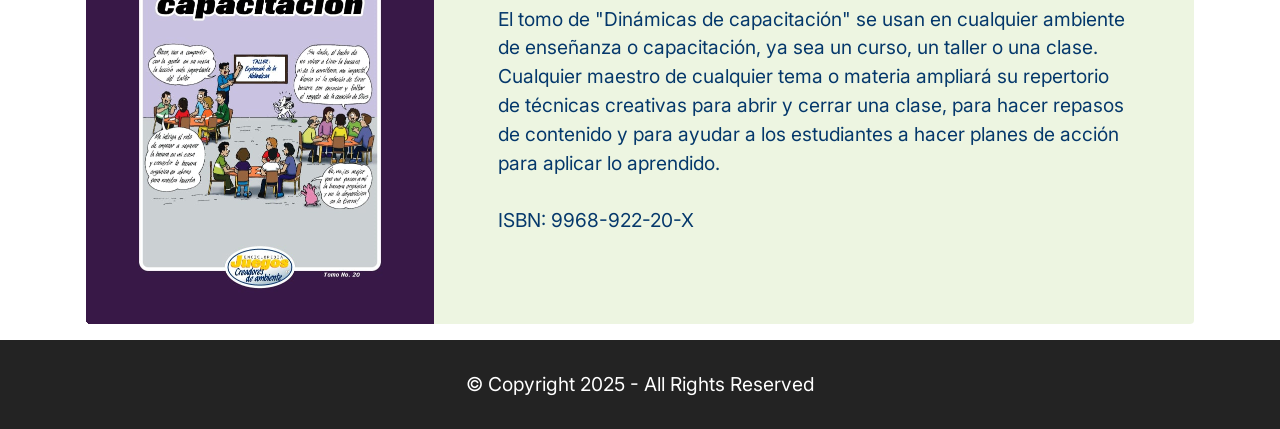
<file: enciclopedia.html>
﻿<!DOCTYPE html>
<html  >
<head>
  <meta charset="UTF-8">
  <meta http-equiv="X-UA-Compatible" content="IE=edge">
  <meta name="viewport" content="width=device-width, initial-scale=1, minimum-scale=1">
  <link rel="shortcut icon" href="assets/images/logo-ccial-v4-isotipo-96x72.png" type="image/x-icon">
  <meta name="description" content="Una filosofía de recreación nos ha guiado en la selección de cada una de estas actividades. Las bases de esta filosofía se conocen como normas o secretos de la recreación y se describen a fondo en la introducción de cada tomo. Para mencionar algunos puntos, los juegos deben prestarse para crear un ambiente de amor y camaradería y no uno de burla e indiferencia; los juegos deben facilitar la participación máxima, involucrando a todos y no eliminándolos; las actividades enfatizan la cooperación en vez de la competencia.">
  
  
  <title>Enciclopedia de Juegos</title>
  <link rel="stylesheet" href="assets/bootstrap/css/bootstrap.min.css">
  <link rel="stylesheet" href="assets/animatecss/animate.css">
  <link rel="stylesheet" href="assets/dropdown/css/style.css">
  <link rel="stylesheet" href="assets/socicon/css/styles.css">
  <link rel="stylesheet" href="assets/theme/css/style.css">
  <link rel="preload" href="https://fonts.googleapis.com/css?family=Inter:100,200,300,400,500,600,700,800,900&display=swap" as="style" onload="this.onload=null;this.rel='stylesheet'">
  <noscript><link rel="stylesheet" href="https://fonts.googleapis.com/css?family=Inter:100,200,300,400,500,600,700,800,900&display=swap"></noscript>
  <link rel="preload" as="style" href="assets/mobirise/css/mbr-additional.css?v=NVpNS3"><link rel="stylesheet" href="assets/mobirise/css/mbr-additional.css?v=NVpNS3" type="text/css">

  
  
  
</head>
<body>
  
  <section data-bs-version="5.1" class="menu menu3 cid-u5Dmq6dS5G" once="menu" id="menu3-1">
    
    <nav class="navbar navbar-dropdown navbar-fixed-top navbar-expand-lg">
        <div class="container">
            <div class="navbar-brand">
                <span class="navbar-logo">
                    <a href="index.html">
                        <img src="assets/images/logo-ccial-v4-isotipo-96x72.png" alt="CCI AL El Salvador" style="height: 3rem;">
                    </a>
                </span>
                <span class="navbar-caption-wrap"><a class="navbar-caption text-secondary display-5" href="index.html">CCI AL El Salvador</a></span>
            </div>
            <button class="navbar-toggler" type="button" data-toggle="collapse" data-bs-toggle="collapse" data-target="#navbarSupportedContent" data-bs-target="#navbarSupportedContent" aria-controls="navbarNavAltMarkup" aria-expanded="false" aria-label="Toggle navigation">
                <div class="hamburger">
                    <span></span>
                    <span></span>
                    <span></span>
                    <span></span>
                </div>
            </button>
            <div class="collapse navbar-collapse" id="navbarSupportedContent">
                <ul class="navbar-nav nav-dropdown nav-right" data-app-modern-menu="true"><li class="nav-item"><a class="nav-link link text-primary display-7" href="index.html">Inicio&nbsp;</a></li>
                    <li class="nav-item dropdown"><a class="nav-link link text-primary dropdown-toggle display-7" href="index.html#content4-5" data-toggle="dropdown-submenu" data-bs-toggle="dropdown" data-bs-auto-close="outside" aria-expanded="false">Nosotros</a><div class="dropdown-menu" aria-labelledby="dropdown-479"><a class="text-primary dropdown-item display-7" href="historia.html">Historia</a><a class="text-primary dropdown-item display-7" href="valores.html">Valores de CCI AL</a><a class="text-primary show dropdown-item display-7" href="normas.html">Normas de CCI AL</a><a class="text-primary show dropdown-item display-7" href="enciclopedia.html">Enciclopedia de Juegos</a><a class="text-primary show dropdown-item display-7" href="curriculum.html">Curriculum de CCI AL</a></div></li><li class="nav-item dropdown"><a class="nav-link link text-primary dropdown-toggle display-7" href="index.html#content4-5" data-toggle="dropdown-submenu" data-bs-toggle="dropdown" data-bs-auto-close="outside" aria-expanded="false">CCI AL</a><div class="dropdown-menu" aria-labelledby="dropdown-341"><a class="text-primary show dropdown-item display-7" href="https://www.ccial.org/" target="_blank">CCI AL Oficial</a><div class="dropdown"><a class="text-primary dropdown-item dropdown-toggle display-7" href="index.html#content4-5" data-toggle="dropdown-submenu" data-bs-toggle="dropdown" data-bs-auto-close="outside" aria-expanded="false">Nuevo Senderos</a><div class="dropdown-menu dropdown-submenu" aria-labelledby="dropdown-225"><a class="text-primary show dropdown-item display-7" href="https://ccial.org/que-belleza/" target="_blank">¡Qué belleza!</a><a class="text-primary show dropdown-item display-7" href="https://ccial.org/mochila-lista/" target="_blank">Mochila Lista<br></a></div></div><a class="text-primary show dropdown-item display-7" href="testimonio.html">Testimonios</a></div></li><li class="nav-item dropdown open"><a class="nav-link link text-primary dropdown-toggle show display-7" href="index.html#content4-5" data-toggle="dropdown-submenu" data-bs-toggle="dropdown" data-bs-auto-close="outside" aria-expanded="true">Miembros</a><div class="dropdown-menu show" aria-labelledby="dropdown-609" data-bs-popper="none"><a class="text-primary show dropdown-item display-7" href="recursos.html">Recursos</a><a class="text-primary show dropdown-item display-7" href="membresia.html">Membresia</a></div></li>
                    <li class="nav-item"><a class="nav-link link text-primary display-7" href="contactanos.html">Contactanos</a>
                    </li></ul>
                <div class="icons-menu">
                    <a class="iconfont-wrapper" href="https://www.facebook.com/CCIALELSALVADOR?locale=es_LA" target="_blank">
                        <span class="p-2 mbr-iconfont socicon-facebook socicon"></span>
                    </a>
                    <a class="iconfont-wrapper" href="https://www.instagram.com/ccial_elsalvador" target="_blank">
                        <span class="p-2 mbr-iconfont socicon-instagram socicon"></span>
                    </a>
                    
                    
                </div>
                
            </div>
        </div>
    </nav>
</section>

<section data-bs-version="5.1" class="header11 cid-u5fsxBiYIJ" id="header11-k">

    

    
    

    <div class="container">
        <div class="row justify-content-center">
            <div class="col-12 col-md-4 image-wrapper">
                <img class="w-100" src="assets/images/ejca-logo-1076x628.png" alt="EJCA">
            </div>
            <div class="col-12 col-md">
                <div class="text-wrapper text-center">
                    <h1 class="mbr-section-title mbr-fonts-style mb-3 display-2"><strong>Enciclopedia de Juegos:</strong><br><strong>Creadores de Ambiente</strong></h1>
                    <p class="mbr-text mbr-fonts-style display-7">Es una colección de más de 1000 juegos y actividades recreativas recopilados de más de 100 libros a lo largo de los últimos 15 años de parte de la autora, Lisa Anderson de Umaña.</p>
                    
                </div>
            </div>
        </div>
    </div>
</section>

<section data-bs-version="5.1" class="content5 cid-u5fHqNQVyM" id="content5-l">
    
    <div class="container">
        <div class="row justify-content-center">
            <div class="col-md-12 col-lg-11">
                
                
                <p class="mbr-text mbr-fonts-style display-4">
                    Una filosofía de recreación nos ha guiado en la selección de cada una de estas actividades. Las bases de esta filosofía se conocen como normas o secretos de la recreación y se describen a fondo en la introducción de cada tomo. Para mencionar algunos puntos, los juegos deben prestarse para crear un ambiente de amor y camaradería y no uno de burla e indiferencia; los juegos deben facilitar la participación máxima, involucrando a todos y no eliminándolos; las actividades enfatizan la cooperación en vez de la competencia.</p>
            </div>
        </div>
    </div>
</section>

<section data-bs-version="5.1" class="features8 cid-u5fkJMgFTX" xmlns="http://www.w3.org/1999/html" id="features9-6">
    
    

    

    <div class="container">
        <div class="card">
            <div class="card-wrapper">
                <div class="row align-items-center">
                    <div class="col-12 col-md-4">
                        <div class="image-wrapper">
                            <img src="assets/images/ejcaportada01-695x878.jpg" alt="Tomo 1">
                        </div>
                    </div>
                    <div class="col-12 col-md">
                        <div class="card-box">
                            <div class="row">
                                <div class="col-md">
                                    <h6 class="card-title mbr-fonts-style display-5"><strong>Juegos para aprenderse los nombres</strong></h6>
                                    <p class="mbr-text mbr-fonts-style display-7">El tomo de "Juegos para aprenderse los nombres" sirve para todo comienzo de una reunión donde la gente no se conoce o se conoce muy poco. Puede ser una reunión de oración, de estudio bíblico, de clase, de líderes o de cualquier grupo de personas donde no todos saben el nombre de todos. No importa la edad, el sexo ni el tamaño del grupo ya que se puede dividir en grupos más pequeños para realizarlos.
<br><br>ISBN: 9968-922-01-3&nbsp;<br></p>
                                </div>
                                
                                <div></div>
                            </div>
                        </div>
                    </div>
                </div>
            </div>
        </div>
        <div class="card">
            <div class="card-wrapper">
                <div class="row align-items-center">
                    <div class="col-12 col-md-4">
                        <div class="image-wrapper">
                            <img src="assets/images/ejcaportada02-695x878.jpg" alt="Tomo 2">
                        </div>
                    </div>
                    <div class="col-12 col-md">
                        <div class="card-box">
                            <div class="row">
                                <div class="col-md">
                                    <h6 class="card-title mbr-fonts-style display-5"><strong>Rompehielos</strong></h6>
                                    <p class="mbr-text mbr-fonts-style display-7">El tomo de "Rompehielos" sirve para romper el hielo entre los participantes. Este tomo está subdividido en 3 niveles. Hay rompehielos para cuando nadie en el grupo se conoce y existe un cierto nivel de resistencia o incomodidad, como "hielo que hay que romper". El segundo nivel de juegos se usa para ayudarles a conocerse más, y el tercer nivel se usa con grupos que ya se conocen bien y están listos para crear comunidad uno con el otro.
<br><br>ISBN: 9968-922-02-4&nbsp;</p>
                                </div>
                                
                                <div></div>
                            </div>
                        </div>
                    </div>
                </div>
            </div>
        </div>
        <div class="card">
            <div class="card-wrapper">
                <div class="row align-items-center">
                    <div class="col-12 col-md-4">
                        <div class="image-wrapper">
                            <img src="assets/images/ejcaportada03-695x878.jpg" alt="Tomo 3">
                        </div>
                    </div>
                    <div class="col-12 col-md">
                        <div class="card-box">
                            <div class="row">
                                <div class="col-md">
                                    <h6 class="card-title mbr-fonts-style display-5"><strong>Juegos de dos en dos</strong></h6>
                                    <p class="mbr-text mbr-fonts-style display-7">El tomo de "Juegos de dos en dos" sirve cuando hay un intervalo entre la llegada de la primera persona a un evento y la llegada de la mayoría como para comenzar la actividad. Estos juegos son excelentes para este intervalo, ya que con una persona más puedes jugar de dos en dos. Conforme van llegando más personas, las reúnes en parejas y se pasa el tiempo de espera jugando rápida y felizmente. Otra ocasión es cuando hay grupos grandes, más de cien, doscientas personas y quieres darle un toque personal al ambiente. Pídeles que escojan una pareja y ¡a jugar!
<br>
<br>ISBN: 9968-922-03-X</p>
                                </div>
                                
                                <div></div>
                            </div>
                        </div>
                    </div>
                </div>
            </div>
        </div>
    </div>
</section>

<section data-bs-version="5.1" class="features8 cid-u5fkJNoDsh" xmlns="http://www.w3.org/1999/html" id="features9-7">
    
    

    

    <div class="container">
        <div class="card">
            <div class="card-wrapper">
                <div class="row align-items-center">
                    <div class="col-12 col-md-4">
                        <div class="image-wrapper">
                            <img src="assets/images/ejcaportada04-695x878.jpg" alt="Tomo 4">
                        </div>
                    </div>
                    <div class="col-12 col-md">
                        <div class="card-box">
                            <div class="row">
                                <div class="col-md">
                                    <h6 class="card-title mbr-fonts-style display-5"><strong>Juegos para grupos pequenos</strong></h6>
                                    <p class="mbr-text mbr-fonts-style display-7">El tomo de "Juegos para grupos pequeños" sirve  para ocasiones en que cuentas con 6 a 15 personas, como una fiesta de cumpleaños, una clase de escuela dominical o una reunión de líderes. Siempre se puede subdividir un grupo más grande en grupos pequeños y jugar con estos.
<br>
<br>ISBN: 9968-922-04-8<br></p>
                                </div>
                                
                                <div></div>
                            </div>
                        </div>
                    </div>
                </div>
            </div>
        </div>
        <div class="card">
            <div class="card-wrapper">
                <div class="row align-items-center">
                    <div class="col-12 col-md-4">
                        <div class="image-wrapper">
                            <img src="assets/images/ejcaportada05-695x878.jpg" alt="Tomo 5">
                        </div>
                    </div>
                    <div class="col-12 col-md">
                        <div class="card-box">
                            <div class="row">
                                <div class="col-md">
                                    <h6 class="card-title mbr-fonts-style display-5"><strong>Juegos para grupos medianos</strong></h6>
                                    <p class="mbr-text mbr-fonts-style display-7">Están diseñados para cuando cuentas con 15-30 personas. Hay juegos para realizar al aire libre o en el salón. Aunque cuentes con muchas personas, siempre puedes formar grupos medianos para realizar estos juegos con varios grupos realizándose a la vez.
<br>
<br>ISBN: 9968-922-05-6&nbsp;</p>
                                </div>
                                
                                <div></div>
                            </div>
                        </div>
                    </div>
                </div>
            </div>
        </div>
        <div class="card">
            <div class="card-wrapper">
                <div class="row align-items-center">
                    <div class="col-12 col-md-4">
                        <div class="image-wrapper">
                            <img src="assets/images/ejcaportada06-695x878.jpg" alt="Tomo 6">
                        </div>
                    </div>
                    <div class="col-12 col-md">
                        <div class="card-box">
                            <div class="row">
                                <div class="col-md">
                                    <h6 class="card-title mbr-fonts-style display-5"><strong>Juegos para la multitud</strong></h6>
                                    <p class="mbr-text mbr-fonts-style display-7">El tomo de "Juegos para la multitud" están diseñados para grupos grandes de 50-500 personas o más. Estos juegos fomentan un ambiente agradable de camaradería durante un congreso o convención. Durante reuniones en un salón (aula) pueden  cansancio de estar sentados mucho tiempo.
<br>
<br>ISBN: 9968-922-06-4<br></p>
                                </div>
                                
                                <div></div>
                            </div>
                        </div>
                    </div>
                </div>
            </div>
        </div>
    </div>
</section>

<section data-bs-version="5.1" class="features8 cid-u5fkJOydo2" xmlns="http://www.w3.org/1999/html" id="features9-8">
    
    

    

    <div class="container">
        <div class="card">
            <div class="card-wrapper">
                <div class="row align-items-center">
                    <div class="col-12 col-md-4">
                        <div class="image-wrapper">
                            <img src="assets/images/ejcaportada07-695x878.jpg" alt="Tomo 7">
                        </div>
                    </div>
                    <div class="col-12 col-md">
                        <div class="card-box">
                            <div class="row">
                                <div class="col-md">
                                    <h6 class="card-title mbr-fonts-style display-5"><strong>Juegos de persecución</strong></h6>
                                    <p class="mbr-text mbr-fonts-style display-7">El tomo de "Juegos de persecución" sirven para ocasiones en que cuentas con el espacio para correr y el deseo de "quemar mucha energía". Como son muy activos, se tranquilas. Para la salud de los niños y jóvenes es esencial proveerles de actividades de mucha acción y movimiento como éstas.
<br>
<br>ISBN: 9968-922-08-0&nbsp;<br></p>
                                </div>
                                
                                <div></div>
                            </div>
                        </div>
                    </div>
                </div>
            </div>
        </div>
        <div class="card">
            <div class="card-wrapper">
                <div class="row align-items-center">
                    <div class="col-12 col-md-4">
                        <div class="image-wrapper">
                            <img src="assets/images/ejcaportada08-695x878.jpg" alt="Tomo 8">
                        </div>
                    </div>
                    <div class="col-12 col-md">
                        <div class="card-box">
                            <div class="row">
                                <div class="col-md">
                                    <h6 class="card-title mbr-fonts-style display-5"><strong>Actividades para formar grupos</strong></h6>
                                    <p class="mbr-text mbr-fonts-style display-7">El tomo de "Actividades para formar grupos" sirve para evitar el escenario humillante de ser la última persona escogida para el equipo, ya que por medio de un juego formas los grupos. Desde dividir un grupo de personas en dos equipos hasta formar 6 grupos de 10 personas cada uno, hay juegos para realizar esta tarea en forma divertida y disimulada.  Comúnmente se forma dos equipos contando persona por persona, 1, 2, 1, 2, 1, 2... Pero luego se les olvida su número o se cambian de posición para quedar en el equipo de sus compañeros. Se eliminan estos problemas con el uso de estas actividades.
<br>
<br>ISBN: 9968-922-07-2</p>
                                </div>
                                
                                <div></div>
                            </div>
                        </div>
                    </div>
                </div>
            </div>
        </div>
        <div class="card">
            <div class="card-wrapper">
                <div class="row align-items-center">
                    <div class="col-12 col-md-4">
                        <div class="image-wrapper">
                            <img src="assets/images/ejcaportada09-695x878.jpg" alt="Tomo 9">
                        </div>
                    </div>
                    <div class="col-12 col-md">
                        <div class="card-box">
                            <div class="row">
                                <div class="col-md">
                                    <h6 class="card-title mbr-fonts-style display-5"><strong>Actividades para trabajar en equipo</strong></h6>
                                    <p class="mbr-text mbr-fonts-style display-7">El tomo de Actividades para trabajar en equipo sirven para cuando tienes un grupo de 6-15  personas que quieres que aprendan a trabajar en equipo. En vez de solamente hablar sobre la importancia de trabajar unidos, estas actividades te dan la oportunidad de practicar el trabajo en equipo, ¡y en forma muy divertida y novedosa! Otra ocasión para estos juegos es el uso de Estaciones o un Rally. Para estos se necesita una rotación de juegos que duren entre 5 y 10 minutos cada uno y requiere el esfuerzo unido y cooperativo de todos, mientras se les evalúa su desempeño como equipo.
<br>
<br>ISBN: 9968-922-09-9<br></p>
                                </div>
                                
                                <div></div>
                            </div>
                        </div>
                    </div>
                </div>
            </div>
        </div>
    </div>
</section>

<section data-bs-version="5.1" class="features8 cid-u5fkJPozgB" xmlns="http://www.w3.org/1999/html" id="features9-9">
    
    

    

    <div class="container">
        <div class="card">
            <div class="card-wrapper">
                <div class="row align-items-center">
                    <div class="col-12 col-md-4">
                        <div class="image-wrapper">
                            <img src="assets/images/ejcaportada10-695x878.jpg" alt="Tomo 10">
                        </div>
                    </div>
                    <div class="col-12 col-md">
                        <div class="card-box">
                            <div class="row">
                                <div class="col-md">
                                    <h6 class="card-title mbr-fonts-style display-5"><strong>Juegos nocturnos</strong></h6>
                                    <p class="mbr-text mbr-fonts-style display-7">El tomo de "Juegos nocturnos" sirven para exponer al niño o joven al mundo natural en la noche. Muchos luchan con los temores a la oscuridad, y estos juegos les ayudan a enfrentar los temores y superarlos. Sirven también para conocer de primera mano la creación de Dios y ver las diferencias y aspectos únicos de la naturaleza en la noche. Para un grupo de personas muy confiado y capaz, proveen un reto nuevo de jugar afuera a oscuras.
<br>
<br>ISBN: 9968-922-10-2<br></p>
                                </div>
                                
                                <div></div>
                            </div>
                        </div>
                    </div>
                </div>
            </div>
        </div>
        <div class="card">
            <div class="card-wrapper">
                <div class="row align-items-center">
                    <div class="col-12 col-md-4">
                        <div class="image-wrapper">
                            <img src="assets/images/ejcaportada11-695x878.jpg" alt="Tomo 11">
                        </div>
                    </div>
                    <div class="col-12 col-md">
                        <div class="card-box">
                            <div class="row">
                                <div class="col-md">
                                    <h6 class="card-title mbr-fonts-style display-5"><strong>Juegos de piscina y de playa</strong></h6>
                                    <p class="mbr-text mbr-fonts-style display-7">El tomo de "Juegos de piscina y de playa" sirven para donde haya agua, ya sea el mar, el lago, el río o un gran charco. El agua atrae pero pocas personas saben convertir el agua en una herramienta de juego; más bien le tienen temor. Siempre tomando en cuenta las medidas de seguridad, estos juegos pueden convertir unas vacaciones familiares en la playa en un recuerdo inolvidable. Estos juegos pueden ayudar al niño, joven o adulto a superar su temor al agua y crear en ellos el deseo de aprender a nadar- un buen remedio contra el ahogo.
<br>
<br>ISBN: 9968-922-11-0&nbsp;</p>
                                </div>
                                
                                <div></div>
                            </div>
                        </div>
                    </div>
                </div>
            </div>
        </div>
        <div class="card">
            <div class="card-wrapper">
                <div class="row align-items-center">
                    <div class="col-12 col-md-4">
                        <div class="image-wrapper">
                            <img src="assets/images/ejcaportada12-695x878.jpg" alt="Tomo 12">
                        </div>
                    </div>
                    <div class="col-12 col-md">
                        <div class="card-box">
                            <div class="row">
                                <div class="col-md">
                                    <h6 class="card-title mbr-fonts-style display-5"><strong>Retos</strong></h6>
                                    <p class="mbr-text mbr-fonts-style display-7">El tomo de "Retos" sirven para el principio de una reunión, especialmente juvenil, estos juegos sirven para romper el hielo, estimular la participación voluntaria y bajar barreras por medio de la risa y el buen sentido del humor. Son juegos donde se pide a unos voluntarios valientes que pasen al frente y se les presenta un reto. Toda la audiencia disfruta la realización de estos retos. Otro uso que se les puede dar a los "retos" es crear una noche de talentos donde se programan suficientes retos que harán participar a cada persona presente. Se arma un buen show donde todo el mundo se divierte sanamente.
<br>
<br>ISBN: 9968-922-12-9<br></p>
                                </div>
                                
                                <div></div>
                            </div>
                        </div>
                    </div>
                </div>
            </div>
        </div>
    </div>
</section>

<section data-bs-version="5.1" class="features8 cid-u5frQc2CFe" xmlns="http://www.w3.org/1999/html" id="features9-h">
    
    

    

    <div class="container">
        <div class="card">
            <div class="card-wrapper">
                <div class="row align-items-center">
                    <div class="col-12 col-md-4">
                        <div class="image-wrapper">
                            <img src="assets/images/ejcaportada13-695x878.jpg" alt="Tomo 13">
                        </div>
                    </div>
                    <div class="col-12 col-md">
                        <div class="card-box">
                            <div class="row">
                                <div class="col-md">
                                    <h6 class="card-title mbr-fonts-style display-5"><strong>Deportes tradicionales modificados</strong></h6>
                                    <p class="mbr-text mbr-fonts-style display-7">El tomo de "Deportes tradicionales modificados" sirven cuando hay ocasiones en que uno quiere jugar fútbol pero hay 50 participantes. En lugar de que se queden como espectadores 28 de ellos, se modifica el deporte añadiendo 3 pelotas y 3 porterías de manera que todos participen. Otro uso es para nivelar un grupo con habilidades muy disparejas. Puede haber personas muy diestras en voleibol y otras que les gusta jugar pero no son tan buenas. Al modificar el juego usando globos de agua en vez de una pelota de voleibol, todos están en el mismo nivel del juego.  Finalmente, hay juegos en este tomo que son excelentes variaciones del béisbol, voleibol, ping pong, golf, fútbol, tenis, básquetbol y otros que simplemente son muy divertidos de jugar.
<br>
<br>ISBN: 9968-922-13-7&nbsp;<br></p>
                                </div>
                                
                                <div></div>
                            </div>
                        </div>
                    </div>
                </div>
            </div>
        </div>
        <div class="card">
            <div class="card-wrapper">
                <div class="row align-items-center">
                    <div class="col-12 col-md-4">
                        <div class="image-wrapper">
                            <img src="assets/images/ejcaportada14-695x878.jpg" alt="Tomo 14">
                        </div>
                    </div>
                    <div class="col-12 col-md">
                        <div class="card-box">
                            <div class="row">
                                <div class="col-md">
                                    <h6 class="card-title mbr-fonts-style display-5"><strong>Juegos con paracaídas</strong></h6>
                                    <p class="mbr-text mbr-fonts-style display-7">El tomo de "Juegos con paracaídas" sirve cuando hay  que llamar tanto la atención de la gente. Unos paracaídas coloridos llaman la atención. El tamaño del grupo puede oscilar entre 10 y 50 personas según el tamaño del paracaídas. Se pueden jugar adentro o afuera, con otros materiales como pelotas o solamente con los paracaídas, con actividades de tranquilas a muy activas. Este tomo motiva desde niños a adultos.
<br>
<br>ISBN: 9968-922-14-5</p>
                                </div>
                                
                                <div></div>
                            </div>
                        </div>
                    </div>
                </div>
            </div>
        </div>
        <div class="card">
            <div class="card-wrapper">
                <div class="row align-items-center">
                    <div class="col-12 col-md-4">
                        <div class="image-wrapper">
                            <img src="assets/images/ejcaportada15-695x878.jpg" alt="Tomo 15">
                        </div>
                    </div>
                    <div class="col-12 col-md">
                        <div class="card-box">
                            <div class="row">
                                <div class="col-md">
                                    <h6 class="card-title mbr-fonts-style display-5"><strong>Juegos de imaginación</strong></h6>
                                    <p class="mbr-text mbr-fonts-style display-7">El tomo de "Juegos de imaginación" sirve en esta sociedad moderna donde la imaginación del niño y joven se ha apagado a raíz de ver la televisión por horas y horas, se necesita despertar la imaginación y estimular la creatividad. Estos juegos logran estos objetivos por medio del uso del drama, la pantomima y la caracterización. (La caracterización es cuando uno actúa como si fuera otro personaje, como cuando una niña finge o dramatiza el personaje de una princesa.) Estas actividades se pueden usar con cualquier edad, adentro o afuera, con o sin materiales. Hay juegos que enfatizan la pantomima y otros la creatividad de expresión verbal o escrita.
<br>
<br>ISBN: 9968-922-15-3<br></p>
                                </div>
                                
                                <div></div>
                            </div>
                        </div>
                    </div>
                </div>
            </div>
        </div>
    </div>
</section>

<section data-bs-version="5.1" class="features8 cid-u5frXzqQM2" xmlns="http://www.w3.org/1999/html" id="features9-j">
    
    

    

    <div class="container">
        <div class="card">
            <div class="card-wrapper">
                <div class="row align-items-center">
                    <div class="col-12 col-md-4">
                        <div class="image-wrapper">
                            <img src="assets/images/ejcaportada16-695x878.jpg" alt="Tomo 16">
                        </div>
                    </div>
                    <div class="col-12 col-md">
                        <div class="card-box">
                            <div class="row">
                                <div class="col-md">
                                    <h6 class="card-title mbr-fonts-style display-5"><strong>Juegos de estrategias grupales</strong></h6>
                                    <p class="mbr-text mbr-fonts-style display-7">El tomo de "Juegos de estrategias grupales" sirve  para ocasiones con más de 20 participantes, un campo grande y personas mayores de 12 años, dispuestos a crear estrategias ofensivas y defensivas. Este tipo de juego es excelente para retar a un grupo de jóvenes, universitarios o adultos.
<br>
<br>ISBN: 9968-922-16-1&nbsp;<br></p>
                                </div>
                                
                                <div></div>
                            </div>
                        </div>
                    </div>
                </div>
            </div>
        </div>
        <div class="card">
            <div class="card-wrapper">
                <div class="row align-items-center">
                    <div class="col-12 col-md-4">
                        <div class="image-wrapper">
                            <img src="assets/images/ejcaportada17-695x878.jpg" alt="Tomo 17">
                        </div>
                    </div>
                    <div class="col-12 col-md">
                        <div class="card-box">
                            <div class="row">
                                <div class="col-md">
                                    <h6 class="card-title mbr-fonts-style display-5"><strong>Detonadores de Comunicación</strong></h6>
                                    <p class="mbr-text mbr-fonts-style display-7">El tomo de "Detonadores de comunicación" sirve para toda ocasión ya que este tomo está lleno de cientos de preguntas y docenas de dinámicas durante las cuales se pueden usar estas preguntas para detonar o profundizar la comunicación entre las personas presentes.<br><br>Sirven muy bien para reuniones de grupos pequeños, mientras van manejando en el carro y quieren pasar el tiempo compartiendo, como sobremesa, o como una actividad en sí para parejas de matrimonios o familias.
<br>
<br>ISBN: 9968-922-17-X</p>
                                </div>
                                
                                <div></div>
                            </div>
                        </div>
                    </div>
                </div>
            </div>
        </div>
        <div class="card">
            <div class="card-wrapper">
                <div class="row align-items-center">
                    <div class="col-12 col-md-4">
                        <div class="image-wrapper">
                            <img src="assets/images/ejcaportada18-695x878.jpg" alt="Tomo 18">
                        </div>
                    </div>
                    <div class="col-12 col-md">
                        <div class="card-box">
                            <div class="row">
                                <div class="col-md">
                                    <h6 class="card-title mbr-fonts-style display-5"><strong>Actividades de Afirmación</strong></h6>
                                    <p class="mbr-text mbr-fonts-style display-7">El tomo de "Actividades de afirmación" sirve para aprender a afirmar a la gente. Tristemente no hay que enseñarle al joven a criticar; más bien se le tiene que enseñar a afirmar y animar a los demás. Por medio de estas actividades el participante aprende a dar cumplidos (elogios), aprende a ver lo positivo en los demás y a expresárselo ya sea en forma verbal, por escrito, por un gesto o por un acto de servicio. Las ocasiones de uso son iguales que para el tomo de "Detonadores de la comunicación." 
<br>
<br>ISBN: 9968-922-18-8&nbsp;<br></p>
                                </div>
                                
                                <div></div>
                            </div>
                        </div>
                    </div>
                </div>
            </div>
        </div>
    </div>
</section>

<section data-bs-version="5.1" class="features8 cid-u5frWJj2h8" xmlns="http://www.w3.org/1999/html" id="features9-i">
    
    

    

    <div class="container">
        <div class="card">
            <div class="card-wrapper">
                <div class="row align-items-center">
                    <div class="col-12 col-md-4">
                        <div class="image-wrapper">
                            <img src="assets/images/ejcaportada19-695x878.jpg" alt="Tomo 19">
                        </div>
                    </div>
                    <div class="col-12 col-md">
                        <div class="card-box">
                            <div class="row">
                                <div class="col-md">
                                    <h6 class="card-title mbr-fonts-style display-5"><strong>Juegos con Frisbee</strong></h6>
                                    <p class="mbr-text mbr-fonts-style display-7">El tomo de "Juegos con frisbee" sirve para usar un material tan novedoso como el frisbee que atrae la atención y despierta el interés en participar. La mayoría de estos juegos se realizan al aire libre, pero modificando el material para que sea un frisbee hecho de esponja o un material suave se podrán jugar en el interior. Si no cuentas con frisbees oficiales, se pueden crear platos voladores de otros materiales para poner a jugar a grupos grandes o pequeños. Es recomendable jugar con personas mayores de 7 años, generalmente.
<br>
<br>ISBN: 9968-922-19-6&nbsp;<br></p>
                                </div>
                                
                                <div></div>
                            </div>
                        </div>
                    </div>
                </div>
            </div>
        </div>
        <div class="card">
            <div class="card-wrapper">
                <div class="row align-items-center">
                    <div class="col-12 col-md-4">
                        <div class="image-wrapper">
                            <img src="assets/images/ejcaportada20-695x878.jpg" alt="Tomo 20">
                        </div>
                    </div>
                    <div class="col-12 col-md">
                        <div class="card-box">
                            <div class="row">
                                <div class="col-md">
                                    <h6 class="card-title mbr-fonts-style display-5"><strong>Dinamicas de Capacitación</strong></h6>
                                    <p class="mbr-text mbr-fonts-style display-7">El tomo de "Dinámicas de capacitación" se usan en cualquier ambiente de enseñanza o capacitación, ya sea un curso, un taller o una clase. Cualquier maestro de cualquier tema o materia ampliará su repertorio de técnicas creativas para abrir y cerrar una clase, para hacer repasos de contenido y para ayudar a los estudiantes a hacer planes de acción para aplicar lo aprendido.
<br>
<br>ISBN: 9968-922-20-X&nbsp;</p>
                                </div>
                                
                                <div></div>
                            </div>
                        </div>
                    </div>
                </div>
            </div>
        </div>
        
    </div>
</section>

<section data-bs-version="5.1" class="footer7 cid-uBHPk2pUQZ" once="footers" id="footer7-1q">

    

    

    <div class="container">
        <div class="media-container-row align-center mbr-white">
            <div class="col-12">
                <p class="mbr-text mb-0 mbr-fonts-style display-7">
                    © Copyright 2025 - All Rights Reserved
                </p>
            </div>
        </div>
    </div>
</section><script src="assets/bootstrap/js/bootstrap.bundle.min.js"></script>  <script src="assets/smoothscroll/smooth-scroll.js"></script>  <script src="assets/ytplayer/index.js"></script>  <script src="assets/dropdown/js/navbar-dropdown.js"></script>  <script src="assets/theme/js/script.js"></script>  
  
  
  <input name="animation" type="hidden">
  </body>
</html>
</file>
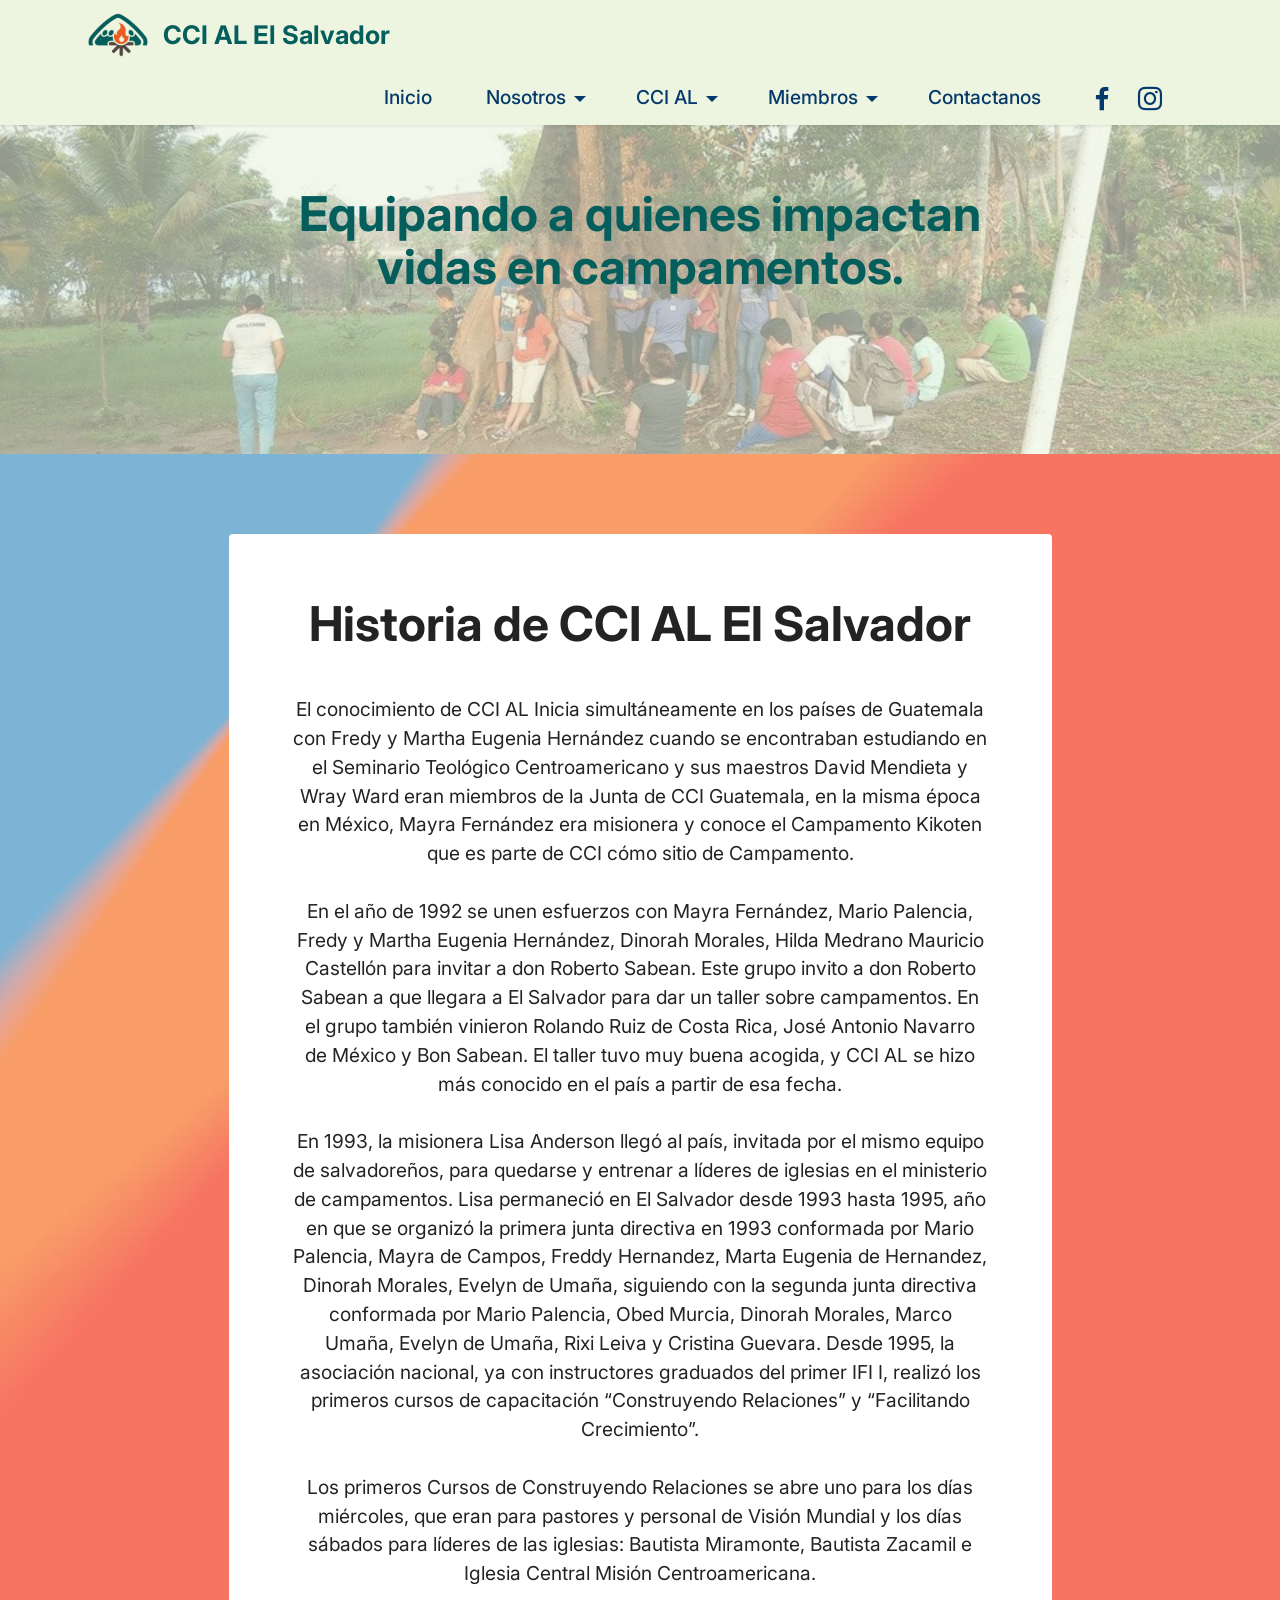
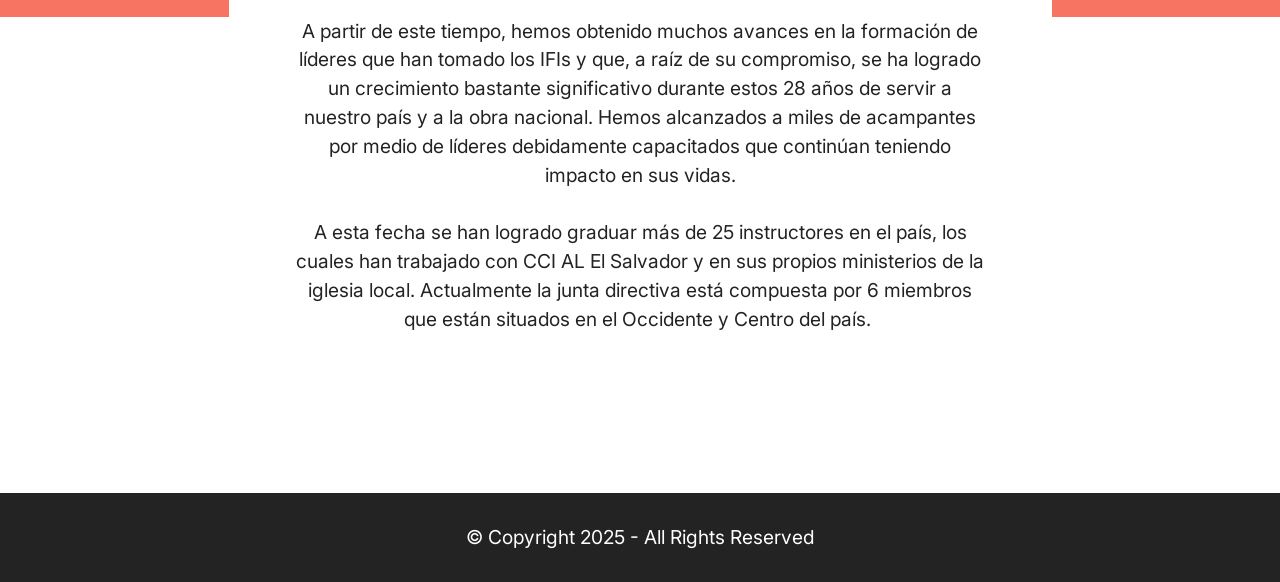
<file: historia.html>
﻿<!DOCTYPE html>
<html  >
<head>
  <meta charset="UTF-8">
  <meta http-equiv="X-UA-Compatible" content="IE=edge">
  <meta name="viewport" content="width=device-width, initial-scale=1, minimum-scale=1">
  <link rel="shortcut icon" href="assets/images/logo-ccial-v4-isotipo-96x72.png" type="image/x-icon">
  <meta name="description" content="Un poco de la historia de CCI AL El Salvador y como inicio en el pais.">
  
  
  <title>Historia CCI AL SV</title>
  <link rel="stylesheet" href="assets/bootstrap/css/bootstrap.min.css">
  <link rel="stylesheet" href="assets/parallax/jarallax.css">
  <link rel="stylesheet" href="assets/animatecss/animate.css">
  <link rel="stylesheet" href="assets/dropdown/css/style.css">
  <link rel="stylesheet" href="assets/socicon/css/styles.css">
  <link rel="stylesheet" href="assets/theme/css/style.css">
  <link rel="preload" href="https://fonts.googleapis.com/css?family=Inter:100,200,300,400,500,600,700,800,900&display=swap" as="style" onload="this.onload=null;this.rel='stylesheet'">
  <noscript><link rel="stylesheet" href="https://fonts.googleapis.com/css?family=Inter:100,200,300,400,500,600,700,800,900&display=swap"></noscript>
  <link rel="preload" as="style" href="assets/mobirise/css/mbr-additional.css?v=FjGNfo"><link rel="stylesheet" href="assets/mobirise/css/mbr-additional.css?v=FjGNfo" type="text/css">

  
  
  
</head>
<body>
  
  <section data-bs-version="5.1" class="menu menu3 cid-u5Dmq6dS5G" once="menu" id="menu3-1">
    
    <nav class="navbar navbar-dropdown navbar-fixed-top navbar-expand-lg">
        <div class="container">
            <div class="navbar-brand">
                <span class="navbar-logo">
                    <a href="index.html">
                        <img src="assets/images/logo-ccial-v4-isotipo-96x72.png" alt="CCI AL El Salvador" style="height: 3rem;">
                    </a>
                </span>
                <span class="navbar-caption-wrap"><a class="navbar-caption text-secondary display-5" href="index.html">CCI AL El Salvador</a></span>
            </div>
            <button class="navbar-toggler" type="button" data-toggle="collapse" data-bs-toggle="collapse" data-target="#navbarSupportedContent" data-bs-target="#navbarSupportedContent" aria-controls="navbarNavAltMarkup" aria-expanded="false" aria-label="Toggle navigation">
                <div class="hamburger">
                    <span></span>
                    <span></span>
                    <span></span>
                    <span></span>
                </div>
            </button>
            <div class="collapse navbar-collapse" id="navbarSupportedContent">
                <ul class="navbar-nav nav-dropdown nav-right" data-app-modern-menu="true"><li class="nav-item"><a class="nav-link link text-primary display-7" href="index.html">Inicio&nbsp;</a></li>
                    <li class="nav-item dropdown"><a class="nav-link link text-primary dropdown-toggle display-7" href="index.html#content4-5" data-toggle="dropdown-submenu" data-bs-toggle="dropdown" data-bs-auto-close="outside" aria-expanded="false">Nosotros</a><div class="dropdown-menu" aria-labelledby="dropdown-479"><a class="text-primary dropdown-item display-7" href="historia.html">Historia</a><a class="text-primary dropdown-item display-7" href="valores.html">Valores de CCI AL</a><a class="text-primary show dropdown-item display-7" href="normas.html">Normas de CCI AL</a><a class="text-primary show dropdown-item display-7" href="enciclopedia.html">Enciclopedia de Juegos</a><a class="text-primary show dropdown-item display-7" href="curriculum.html">Curriculum de CCI AL</a></div></li><li class="nav-item dropdown"><a class="nav-link link text-primary dropdown-toggle display-7" href="index.html#content4-5" data-toggle="dropdown-submenu" data-bs-toggle="dropdown" data-bs-auto-close="outside" aria-expanded="false">CCI AL</a><div class="dropdown-menu" aria-labelledby="dropdown-341"><a class="text-primary show dropdown-item display-7" href="https://www.ccial.org/" target="_blank">CCI AL Oficial</a><div class="dropdown"><a class="text-primary dropdown-item dropdown-toggle display-7" href="index.html#content4-5" data-toggle="dropdown-submenu" data-bs-toggle="dropdown" data-bs-auto-close="outside" aria-expanded="false">Nuevo Senderos</a><div class="dropdown-menu dropdown-submenu" aria-labelledby="dropdown-225"><a class="text-primary show dropdown-item display-7" href="https://ccial.org/que-belleza/" target="_blank">¡Qué belleza!</a><a class="text-primary show dropdown-item display-7" href="https://ccial.org/mochila-lista/" target="_blank">Mochila Lista<br></a></div></div><a class="text-primary show dropdown-item display-7" href="testimonio.html">Testimonios</a></div></li><li class="nav-item dropdown open"><a class="nav-link link text-primary dropdown-toggle show display-7" href="index.html#content4-5" data-toggle="dropdown-submenu" data-bs-toggle="dropdown" data-bs-auto-close="outside" aria-expanded="true">Miembros</a><div class="dropdown-menu show" aria-labelledby="dropdown-609" data-bs-popper="none"><a class="text-primary show dropdown-item display-7" href="recursos.html">Recursos</a><a class="text-primary show dropdown-item display-7" href="membresia.html">Membresia</a></div></li>
                    <li class="nav-item"><a class="nav-link link text-primary display-7" href="contactanos.html">Contactanos</a>
                    </li></ul>
                <div class="icons-menu">
                    <a class="iconfont-wrapper" href="https://www.facebook.com/CCIALELSALVADOR?locale=es_LA" target="_blank">
                        <span class="p-2 mbr-iconfont socicon-facebook socicon"></span>
                    </a>
                    <a class="iconfont-wrapper" href="https://www.instagram.com/ccial_elsalvador" target="_blank">
                        <span class="p-2 mbr-iconfont socicon-instagram socicon"></span>
                    </a>
                    
                    
                </div>
                
            </div>
        </div>
    </nav>
</section>

<section data-bs-version="5.1" class="header1 cid-uz1tpLIhKl" id="header1-1p">

    

    <div class="mbr-overlay" style="opacity: 0.6; background-color: rgb(237, 245, 225);"></div>

    <div class="container">
        <div class="row justify-content-center">
            <div class="col-12 col-lg-8">
                <h1 class="mbr-section-title mbr-fonts-style mb-3 display-2"><strong>Equipando a quienes impactan vidas en campamentos.</strong></h1>
                
                
                
            </div>
        </div>
    </div>
</section>

<section data-bs-version="5.1" class="header12 cid-uBHVEK5xS4 mbr-parallax-background" id="header12-1t">

    

    
    <div class="mbr-overlay" style="opacity: 0.3; background-color: rgb(255, 255, 255);">
    </div>
    <div class="container">
        <div class="row justify-content-center">
            <div class="card col-12 col-md-12 col-lg-9">
                <div class="card-wrapper">
                    <div class="card-box align-center">
                        <h1 class="card-title mbr-fonts-style mb-3 display-2">
                            <strong>Historia de CCI AL El Salvador</strong></h1>
                        <p class="mbr-text mbr-fonts-style display-7"><br>El conocimiento de CCI AL Inicia simultáneamente en los países de Guatemala con Fredy y Martha Eugenia Hernández cuando se encontraban estudiando en el Seminario Teológico Centroamericano y sus maestros David Mendieta y Wray Ward eran miembros de la Junta de CCI Guatemala, en la misma época en México, Mayra Fernández era misionera y conoce el Campamento Kikoten que es parte de CCI cómo sitio de Campamento.
<br>
<br>En el año de 1992 se unen esfuerzos con Mayra Fernández, Mario Palencia, Fredy y Martha Eugenia Hernández, Dinorah Morales, Hilda Medrano Mauricio Castellón para invitar a don Roberto Sabean. Este grupo invito a don Roberto Sabean a que llegara a El Salvador para dar un taller sobre campamentos. En el grupo también vinieron Rolando Ruiz de Costa Rica, José Antonio Navarro de México y Bon Sabean. El taller tuvo muy buena acogida, y CCI AL se hizo más conocido en el país a partir de esa fecha.
<br>
<br>En 1993, la misionera Lisa Anderson llegó al país, invitada por el mismo equipo de salvadoreños, para quedarse y entrenar a líderes de iglesias en el ministerio de campamentos. Lisa permaneció en El Salvador desde 1993 hasta 1995, año en que se organizó la primera junta directiva en 1993 conformada por Mario Palencia, Mayra de Campos, Freddy Hernandez, Marta Eugenia de Hernandez, Dinorah Morales, Evelyn de Umaña, siguiendo con la segunda junta directiva conformada por Mario Palencia, Obed Murcia, Dinorah Morales, Marco Umaña, Evelyn de Umaña, Rixi Leiva y Cristina Guevara. Desde 1995, la asociación nacional, ya con instructores graduados del primer IFI I, realizó los primeros cursos de capacitación “Construyendo Relaciones” y “Facilitando Crecimiento”.
<br>
<br>Los primeros Cursos de Construyendo Relaciones se abre uno para los días miércoles, que eran para pastores y personal de Visión Mundial y los días sábados para líderes de las iglesias: Bautista Miramonte, Bautista Zacamil e Iglesia Central Misión Centroamericana.
<br>
<br>A partir de este tiempo, hemos obtenido muchos avances en la formación de líderes que han tomado los IFIs y que, a raíz de su compromiso, se ha logrado un crecimiento bastante significativo durante estos 28 años de servir a nuestro país y a la obra nacional. Hemos alcanzados a miles de acampantes por medio de líderes debidamente capacitados que continúan teniendo impacto en sus vidas.
<br>
<br>A esta fecha se han logrado graduar más de 25 instructores en el país, los cuales han trabajado con CCI AL El Salvador y en sus propios ministerios de la iglesia local. Actualmente la junta directiva está compuesta por 6 miembros que están situados en el Occidente y Centro del país.&nbsp;</p>
                        
                    </div>
                </div>
            </div>
        </div>
    </div>
</section>

<section data-bs-version="5.1" class="footer7 cid-uBHPk2pUQZ" once="footers" id="footer7-1q">

    

    

    <div class="container">
        <div class="media-container-row align-center mbr-white">
            <div class="col-12">
                <p class="mbr-text mb-0 mbr-fonts-style display-7">
                    © Copyright 2025 - All Rights Reserved
                </p>
            </div>
        </div>
    </div>
</section><script src="assets/bootstrap/js/bootstrap.bundle.min.js"></script>  <script src="assets/parallax/jarallax.js"></script>  <script src="assets/smoothscroll/smooth-scroll.js"></script>  <script src="assets/ytplayer/index.js"></script>  <script src="assets/dropdown/js/navbar-dropdown.js"></script>  <script src="assets/theme/js/script.js"></script>  
  
  
  <input name="animation" type="hidden">
  </body>
</html>
</file>
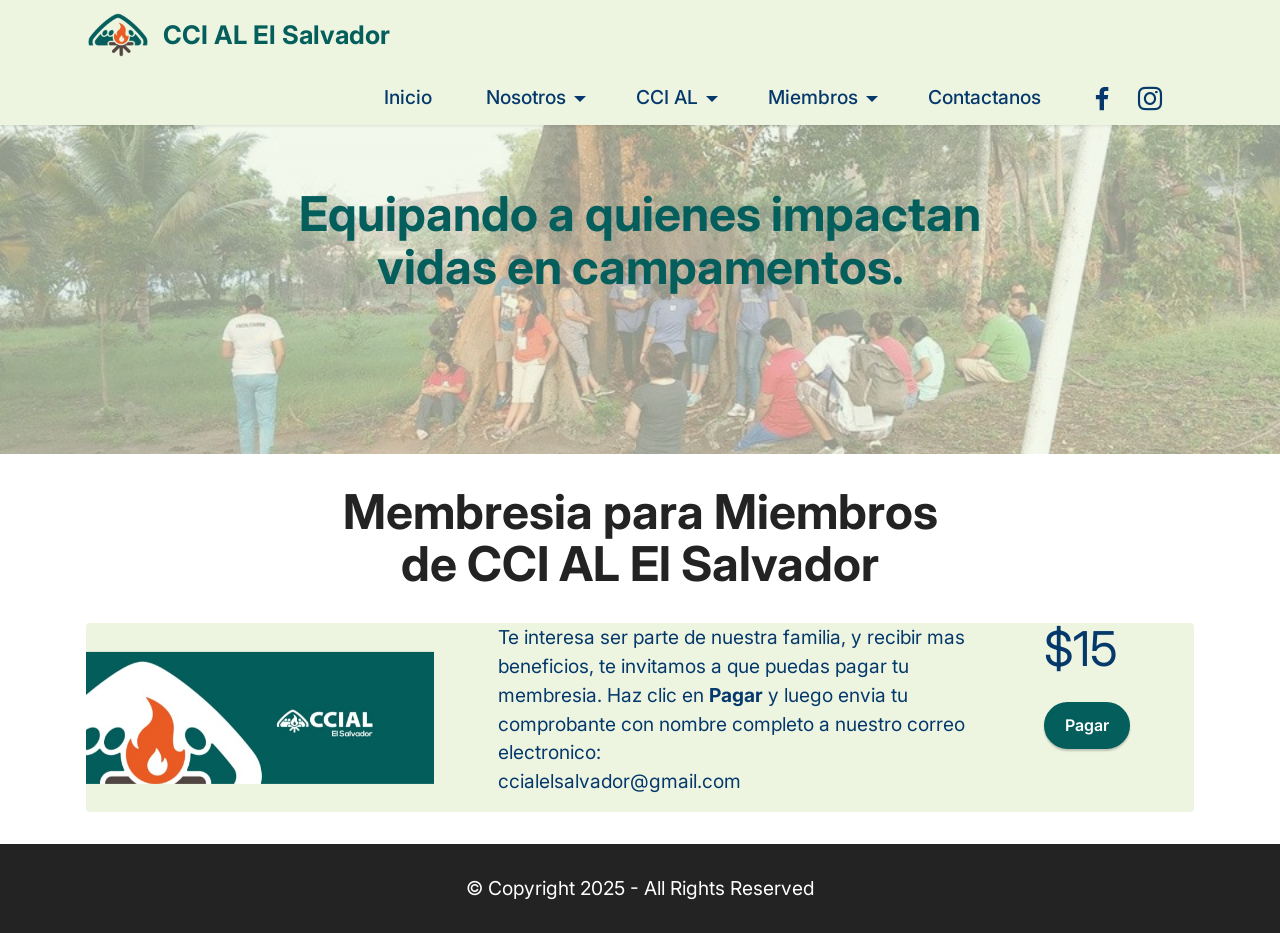
<file: membresia.html>
﻿<!DOCTYPE html>
<html  >
<head>
  <meta charset="UTF-8">
  <meta http-equiv="X-UA-Compatible" content="IE=edge">
  <meta name="viewport" content="width=device-width, initial-scale=1, minimum-scale=1">
  <link rel="shortcut icon" href="assets/images/logo-ccial-v4-isotipo-96x72.png" type="image/x-icon">
  <meta name="description" content="">
  
  
  <title>Membresia CCI AL SV</title>
  <link rel="stylesheet" href="assets/bootstrap/css/bootstrap.min.css">
  <link rel="stylesheet" href="assets/animatecss/animate.css">
  <link rel="stylesheet" href="assets/dropdown/css/style.css">
  <link rel="stylesheet" href="assets/socicon/css/styles.css">
  <link rel="stylesheet" href="assets/theme/css/style.css">
  <link rel="preload" href="https://fonts.googleapis.com/css?family=Inter:100,200,300,400,500,600,700,800,900&display=swap" as="style" onload="this.onload=null;this.rel='stylesheet'">
  <noscript><link rel="stylesheet" href="https://fonts.googleapis.com/css?family=Inter:100,200,300,400,500,600,700,800,900&display=swap"></noscript>
  <link rel="preload" as="style" href="assets/mobirise/css/mbr-additional.css?v=eBQNGh"><link rel="stylesheet" href="assets/mobirise/css/mbr-additional.css?v=eBQNGh" type="text/css">

  
  
  
</head>
<body>
  
  <section data-bs-version="5.1" class="menu menu3 cid-u5Dmq6dS5G" once="menu" id="menu3-1">
    
    <nav class="navbar navbar-dropdown navbar-fixed-top navbar-expand-lg">
        <div class="container">
            <div class="navbar-brand">
                <span class="navbar-logo">
                    <a href="index.html">
                        <img src="assets/images/logo-ccial-v4-isotipo-96x72.png" alt="CCI AL El Salvador" style="height: 3rem;">
                    </a>
                </span>
                <span class="navbar-caption-wrap"><a class="navbar-caption text-secondary display-5" href="index.html">CCI AL El Salvador</a></span>
            </div>
            <button class="navbar-toggler" type="button" data-toggle="collapse" data-bs-toggle="collapse" data-target="#navbarSupportedContent" data-bs-target="#navbarSupportedContent" aria-controls="navbarNavAltMarkup" aria-expanded="false" aria-label="Toggle navigation">
                <div class="hamburger">
                    <span></span>
                    <span></span>
                    <span></span>
                    <span></span>
                </div>
            </button>
            <div class="collapse navbar-collapse" id="navbarSupportedContent">
                <ul class="navbar-nav nav-dropdown nav-right" data-app-modern-menu="true"><li class="nav-item"><a class="nav-link link text-primary display-7" href="index.html">Inicio&nbsp;</a></li>
                    <li class="nav-item dropdown"><a class="nav-link link text-primary dropdown-toggle display-7" href="index.html#content4-5" data-toggle="dropdown-submenu" data-bs-toggle="dropdown" data-bs-auto-close="outside" aria-expanded="false">Nosotros</a><div class="dropdown-menu" aria-labelledby="dropdown-479"><a class="text-primary dropdown-item display-7" href="historia.html">Historia</a><a class="text-primary dropdown-item display-7" href="valores.html">Valores de CCI AL</a><a class="text-primary show dropdown-item display-7" href="normas.html">Normas de CCI AL</a><a class="text-primary show dropdown-item display-7" href="enciclopedia.html">Enciclopedia de Juegos</a><a class="text-primary show dropdown-item display-7" href="curriculum.html">Curriculum de CCI AL</a></div></li><li class="nav-item dropdown"><a class="nav-link link text-primary dropdown-toggle display-7" href="index.html#content4-5" data-toggle="dropdown-submenu" data-bs-toggle="dropdown" data-bs-auto-close="outside" aria-expanded="false">CCI AL</a><div class="dropdown-menu" aria-labelledby="dropdown-341"><a class="text-primary show dropdown-item display-7" href="https://www.ccial.org/" target="_blank">CCI AL Oficial</a><div class="dropdown"><a class="text-primary dropdown-item dropdown-toggle display-7" href="index.html#content4-5" data-toggle="dropdown-submenu" data-bs-toggle="dropdown" data-bs-auto-close="outside" aria-expanded="false">Nuevo Senderos</a><div class="dropdown-menu dropdown-submenu" aria-labelledby="dropdown-225"><a class="text-primary show dropdown-item display-7" href="https://ccial.org/que-belleza/" target="_blank">¡Qué belleza!</a><a class="text-primary show dropdown-item display-7" href="https://ccial.org/mochila-lista/" target="_blank">Mochila Lista<br></a></div></div><a class="text-primary show dropdown-item display-7" href="testimonio.html">Testimonios</a></div></li><li class="nav-item dropdown"><a class="nav-link link text-primary dropdown-toggle show display-7" href="index.html#content4-5" data-toggle="dropdown-submenu" data-bs-toggle="dropdown" data-bs-auto-close="outside" aria-expanded="true">Miembros</a><div class="dropdown-menu show" aria-labelledby="dropdown-609" data-bs-popper="none"><a class="text-primary show dropdown-item display-7" href="recursos.html">Recursos</a><a class="text-primary show dropdown-item display-7" href="membresia.html">Membresia</a></div></li>
                    <li class="nav-item"><a class="nav-link link text-primary display-7" href="contactanos.html">Contactanos</a>
                    </li></ul>
                <div class="icons-menu">
                    <a class="iconfont-wrapper" href="https://www.facebook.com/CCIALELSALVADOR?locale=es_LA" target="_blank">
                        <span class="p-2 mbr-iconfont socicon-facebook socicon"></span>
                    </a>
                    <a class="iconfont-wrapper" href="https://www.instagram.com/ccial_elsalvador" target="_blank">
                        <span class="p-2 mbr-iconfont socicon-instagram socicon"></span>
                    </a>
                    
                    
                </div>
                
            </div>
        </div>
    </nav>
</section>

<section data-bs-version="5.1" class="header1 cid-uBIjQe9E7c" id="header1-2c">

    

    <div class="mbr-overlay" style="opacity: 0.6; background-color: rgb(237, 245, 225);"></div>

    <div class="container">
        <div class="row justify-content-center">
            <div class="col-12 col-lg-8">
                <h1 class="mbr-section-title mbr-fonts-style mb-3 display-2"><strong>Equipando a quienes impactan vidas en campamentos.</strong></h1>
                
                
                
            </div>
        </div>
    </div>
</section>

<section data-bs-version="5.1" class="content4 cid-uBIjVwnaag" id="content4-2d">
    

    
    
    <div class="container">
        <div class="row justify-content-center">
            <div class="title col-md-12 col-lg-10">
                <h3 class="mbr-section-title mbr-fonts-style align-center mb-4 display-2">
                    <strong>Membresia para Miembros</strong><br><strong>de CCI AL El Salvador</strong></h3>
                
                
            </div>
        </div>
    </div>
</section>

<section data-bs-version="5.1" class="features8 cid-uBIjXkVWd2" xmlns="http://www.w3.org/1999/html" id="features9-2e">
    
    

    

    <div class="container">
        <div class="card">
            <div class="card-wrapper">
                <div class="row align-items-center">
                    <div class="col-12 col-md-4">
                        <div class="image-wrapper">
                            <img src="assets/images/redes-elsalvador2-596x226.jpg" alt="CCI AL El Salvador">
                        </div>
                    </div>
                    <div class="col-12 col-md">
                        <div class="card-box">
                            <div class="row">
                                <div class="col-md">
                                    
                                    <p class="mbr-text mbr-fonts-style display-7">Te interesa ser parte de nuestra familia, y recibir mas beneficios, te invitamos a que puedas pagar tu membresia. Haz clic en <strong>Pagar</strong>&nbsp;y luego envia tu comprobante con nombre completo a nuestro correo electronico:<br><a href="mailto:ccialelsalvador@gmail.com?subject=Comprobante%20Membresia" class="text-primary">ccialelsalvador@gmail.com</a></p>
                                </div>
                                <div class="col-md-auto">
                                    <p class="price mbr-fonts-style display-2">$15</p>
                                    <div class="mbr-section-btn"><a href="index.html" class="btn btn-secondary display-4">Pagar</a></div>
                                </div>
                                <div></div>
                            </div>
                        </div>
                    </div>
                </div>
            </div>
        </div>
        
        
    </div>
</section>

<section data-bs-version="5.1" class="footer7 cid-uBHPk2pUQZ" once="footers" id="footer7-26">

    

    

    <div class="container">
        <div class="media-container-row align-center mbr-white">
            <div class="col-12">
                <p class="mbr-text mb-0 mbr-fonts-style display-7">
                    © Copyright 2025 - All Rights Reserved
                </p>
            </div>
        </div>
    </div>
</section><script src="assets/bootstrap/js/bootstrap.bundle.min.js"></script>  <script src="assets/smoothscroll/smooth-scroll.js"></script>  <script src="assets/ytplayer/index.js"></script>  <script src="assets/dropdown/js/navbar-dropdown.js"></script>  <script src="assets/theme/js/script.js"></script>  
  
  
  <input name="animation" type="hidden">
  </body>
</html>
</file>
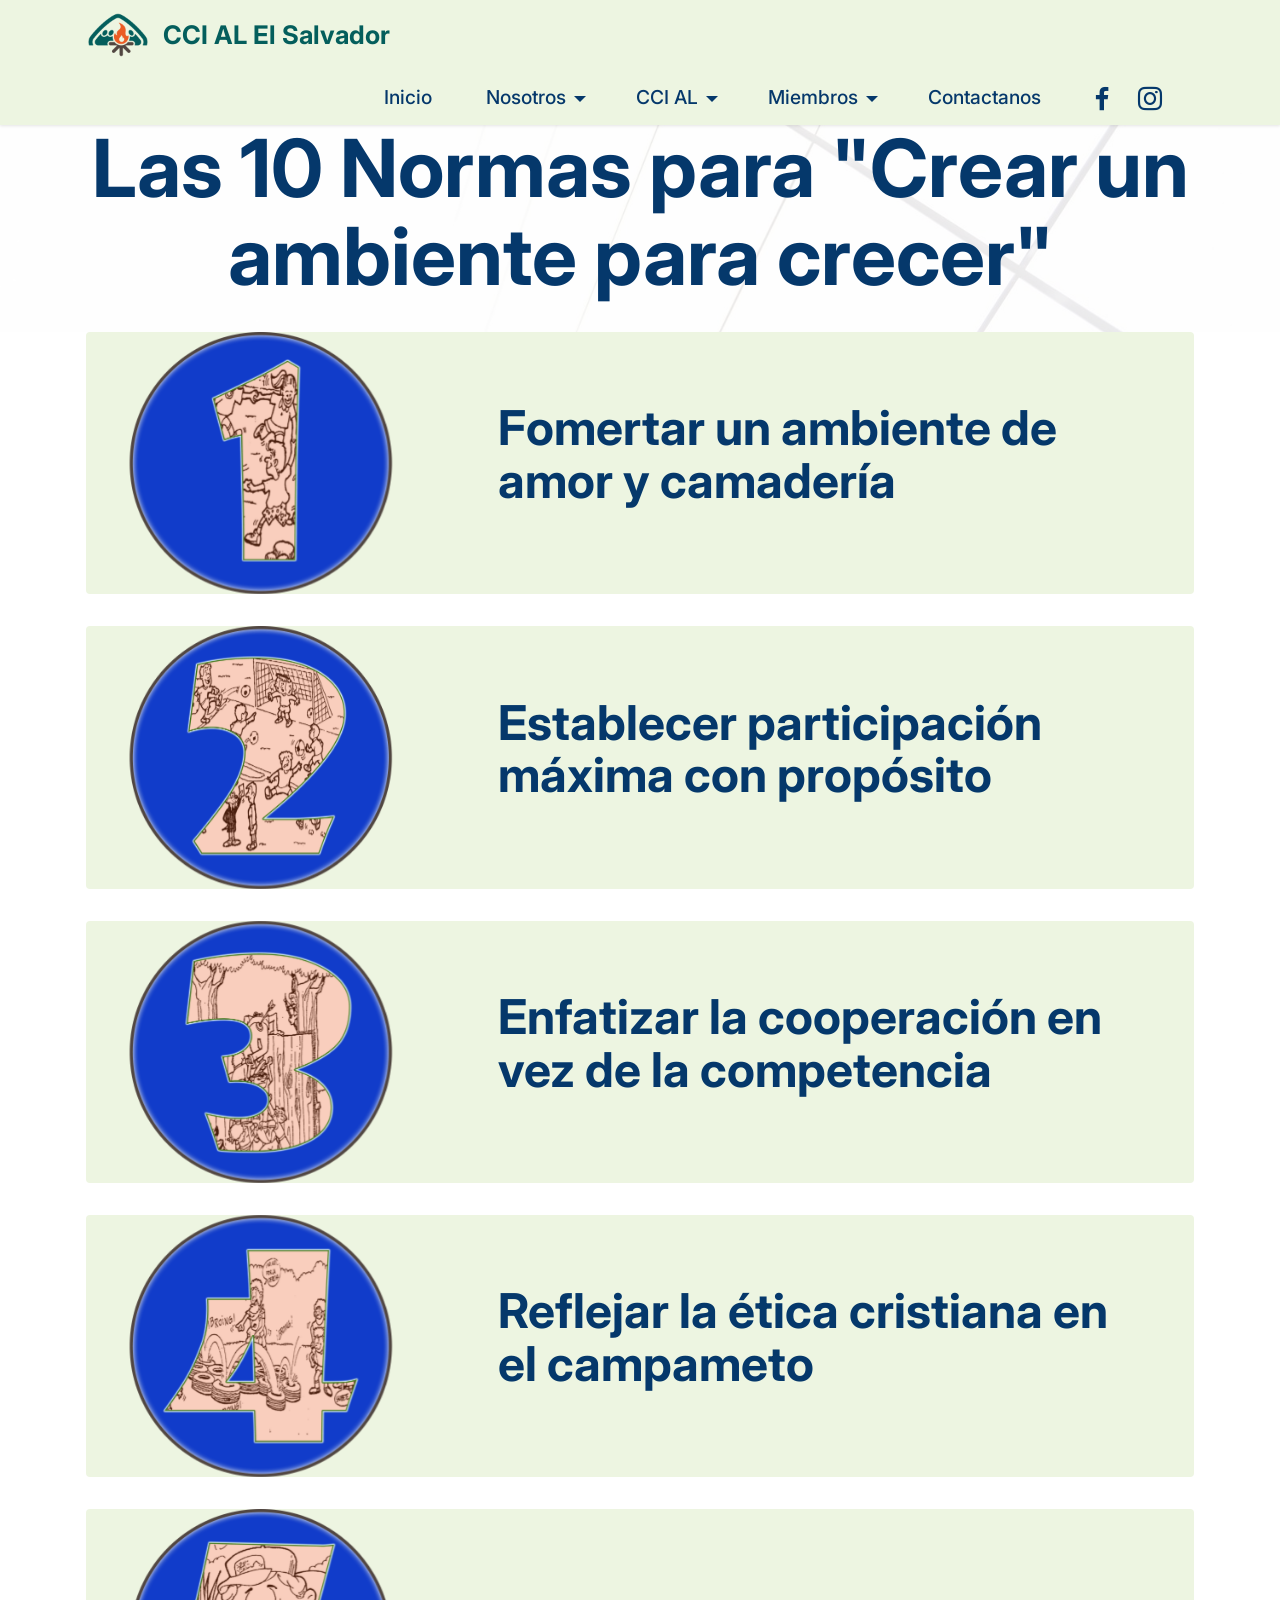
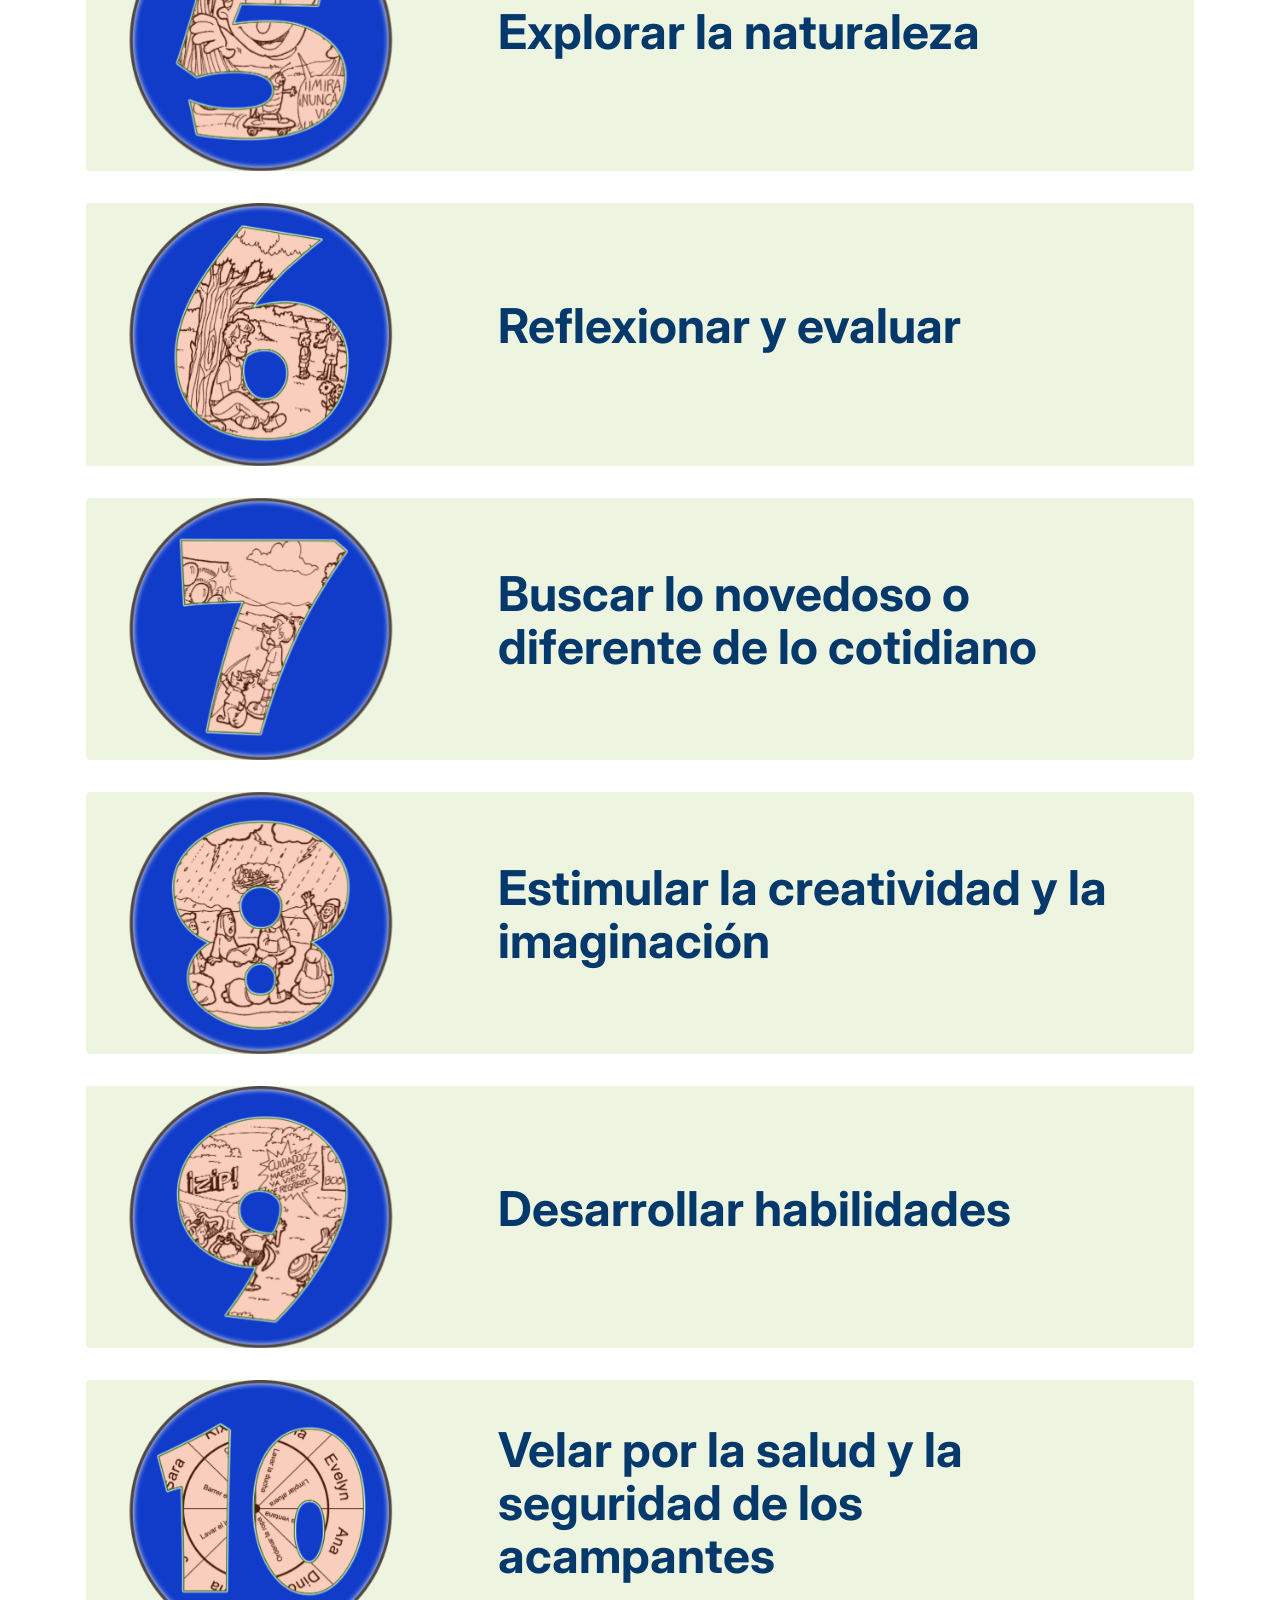
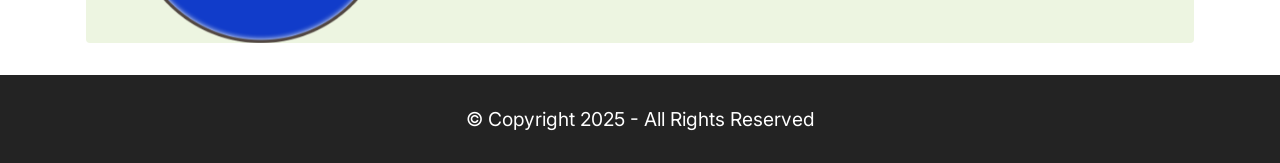
<file: normas.html>
﻿<!DOCTYPE html>
<html  >
<head>
  <meta charset="UTF-8">
  <meta http-equiv="X-UA-Compatible" content="IE=edge">
  <meta name="viewport" content="width=device-width, initial-scale=1, minimum-scale=1">
  <link rel="shortcut icon" href="assets/images/logo-ccial-v4-isotipo-96x72.png" type="image/x-icon">
  <meta name="description" content="CCI América Latina es una asociación de miembros que aman el ministerio de campamentos y lo utilizan como herramienta para evangelizar, discipular y desarrollar lideres. CCI América Latina es la encargada de atender la región que abarca desde México hasta Argentina.">
  
  
  <title>10 Normas para Crear un ambiente para crecer</title>
  <link rel="stylesheet" href="assets/bootstrap/css/bootstrap.min.css">
  <link rel="stylesheet" href="assets/animatecss/animate.css">
  <link rel="stylesheet" href="assets/dropdown/css/style.css">
  <link rel="stylesheet" href="assets/socicon/css/styles.css">
  <link rel="stylesheet" href="assets/theme/css/style.css">
  <link rel="preload" href="https://fonts.googleapis.com/css?family=Inter:100,200,300,400,500,600,700,800,900&display=swap" as="style" onload="this.onload=null;this.rel='stylesheet'">
  <noscript><link rel="stylesheet" href="https://fonts.googleapis.com/css?family=Inter:100,200,300,400,500,600,700,800,900&display=swap"></noscript>
  <link rel="preload" as="style" href="assets/mobirise/css/mbr-additional.css?v=BBPElg"><link rel="stylesheet" href="assets/mobirise/css/mbr-additional.css?v=BBPElg" type="text/css">

  
  
  
</head>
<body>
  
  <section data-bs-version="5.1" class="menu menu3 cid-u5Dmq6dS5G" once="menu" id="menu3-1">
    
    <nav class="navbar navbar-dropdown navbar-fixed-top navbar-expand-lg">
        <div class="container">
            <div class="navbar-brand">
                <span class="navbar-logo">
                    <a href="index.html">
                        <img src="assets/images/logo-ccial-v4-isotipo-96x72.png" alt="CCI AL El Salvador" style="height: 3rem;">
                    </a>
                </span>
                <span class="navbar-caption-wrap"><a class="navbar-caption text-secondary display-5" href="index.html">CCI AL El Salvador</a></span>
            </div>
            <button class="navbar-toggler" type="button" data-toggle="collapse" data-bs-toggle="collapse" data-target="#navbarSupportedContent" data-bs-target="#navbarSupportedContent" aria-controls="navbarNavAltMarkup" aria-expanded="false" aria-label="Toggle navigation">
                <div class="hamburger">
                    <span></span>
                    <span></span>
                    <span></span>
                    <span></span>
                </div>
            </button>
            <div class="collapse navbar-collapse" id="navbarSupportedContent">
                <ul class="navbar-nav nav-dropdown nav-right" data-app-modern-menu="true"><li class="nav-item"><a class="nav-link link text-primary display-7" href="index.html">Inicio&nbsp;</a></li>
                    <li class="nav-item dropdown"><a class="nav-link link text-primary dropdown-toggle display-7" href="index.html#content4-5" data-toggle="dropdown-submenu" data-bs-toggle="dropdown" data-bs-auto-close="outside" aria-expanded="false">Nosotros</a><div class="dropdown-menu" aria-labelledby="dropdown-479"><a class="text-primary dropdown-item display-7" href="historia.html">Historia</a><a class="text-primary dropdown-item display-7" href="valores.html">Valores de CCI AL</a><a class="text-primary show dropdown-item display-7" href="normas.html">Normas de CCI AL</a><a class="text-primary show dropdown-item display-7" href="enciclopedia.html">Enciclopedia de Juegos</a><a class="text-primary show dropdown-item display-7" href="curriculum.html">Curriculum de CCI AL</a></div></li><li class="nav-item dropdown"><a class="nav-link link text-primary dropdown-toggle display-7" href="index.html#content4-5" data-toggle="dropdown-submenu" data-bs-toggle="dropdown" data-bs-auto-close="outside" aria-expanded="false">CCI AL</a><div class="dropdown-menu" aria-labelledby="dropdown-341"><a class="text-primary show dropdown-item display-7" href="https://www.ccial.org/" target="_blank">CCI AL Oficial</a><div class="dropdown"><a class="text-primary dropdown-item dropdown-toggle display-7" href="index.html#content4-5" data-toggle="dropdown-submenu" data-bs-toggle="dropdown" data-bs-auto-close="outside" aria-expanded="false">Nuevo Senderos</a><div class="dropdown-menu dropdown-submenu" aria-labelledby="dropdown-225"><a class="text-primary show dropdown-item display-7" href="https://ccial.org/que-belleza/" target="_blank">¡Qué belleza!</a><a class="text-primary show dropdown-item display-7" href="https://ccial.org/mochila-lista/" target="_blank">Mochila Lista<br></a></div></div><a class="text-primary show dropdown-item display-7" href="testimonio.html">Testimonios</a></div></li><li class="nav-item dropdown open"><a class="nav-link link text-primary dropdown-toggle show display-7" href="index.html#content4-5" data-toggle="dropdown-submenu" data-bs-toggle="dropdown" data-bs-auto-close="outside" aria-expanded="true">Miembros</a><div class="dropdown-menu show" aria-labelledby="dropdown-609" data-bs-popper="none"><a class="text-primary show dropdown-item display-7" href="recursos.html">Recursos</a><a class="text-primary show dropdown-item display-7" href="membresia.html">Membresia</a></div></li>
                    <li class="nav-item"><a class="nav-link link text-primary display-7" href="contactanos.html">Contactanos</a>
                    </li></ul>
                <div class="icons-menu">
                    <a class="iconfont-wrapper" href="https://www.facebook.com/CCIALELSALVADOR?locale=es_LA" target="_blank">
                        <span class="p-2 mbr-iconfont socicon-facebook socicon"></span>
                    </a>
                    <a class="iconfont-wrapper" href="https://www.instagram.com/ccial_elsalvador" target="_blank">
                        <span class="p-2 mbr-iconfont socicon-instagram socicon"></span>
                    </a>
                    
                    
                </div>
                
            </div>
        </div>
    </nav>
</section>

<section data-bs-version="5.1" class="content4 cid-u5Dmq6ZwI0" id="content4-14">
    
    <div class="mbr-overlay" style="opacity: 0.7; background-color: rgb(255, 255, 255);">
    </div>
    <div class="container">
        <div class="row justify-content-center">
            <div class="title col-md-12 col-lg-12">
                <h3 class="mbr-section-title mbr-fonts-style align-center mb-4 display-1"><strong>Las 10 Normas para "Crear un ambiente para crecer"</strong></h3>
                
                
            </div>
        </div>
    </div>
</section>

<section data-bs-version="5.1" class="features8 cid-u5Dmq7FJOW" xmlns="http://www.w3.org/1999/html" id="features9-15">
    
    

    

    <div class="container">
        <div class="card">
            <div class="card-wrapper">
                <div class="row align-items-center">
                    <div class="col-12 col-md-4">
                        <div class="image-wrapper">
                            <img src="assets/images/norma-01-816x615.png" alt="1">
                        </div>
                    </div>
                    <div class="col-12 col-md">
                        <div class="card-box">
                            <div class="row">
                                <div class="col-md">
                                    <h6 class="card-title mbr-fonts-style display-2"><strong>Fomertar un ambiente de amor y camadería</strong></h6>
                                    <p class="mbr-text mbr-fonts-style display-7"></p>
                                </div>
                                
                                <div></div>
                            </div>
                        </div>
                    </div>
                </div>
            </div>
        </div>
        <div class="card">
            <div class="card-wrapper">
                <div class="row align-items-center">
                    <div class="col-12 col-md-4">
                        <div class="image-wrapper">
                            <img src="assets/images/norma-02-816x615.png" alt="2">
                        </div>
                    </div>
                    <div class="col-12 col-md">
                        <div class="card-box">
                            <div class="row">
                                <div class="col-md">
                                    <h6 class="card-title mbr-fonts-style display-2"><strong>Establecer participación máxima con propósito</strong></h6>
                                    <p class="mbr-text mbr-fonts-style display-7"></p>
                                </div>
                                
                                <div></div>
                            </div>
                        </div>
                    </div>
                </div>
            </div>
        </div>
        <div class="card">
            <div class="card-wrapper">
                <div class="row align-items-center">
                    <div class="col-12 col-md-4">
                        <div class="image-wrapper">
                            <img src="assets/images/norma-03-816x615.png" alt="3">
                        </div>
                    </div>
                    <div class="col-12 col-md">
                        <div class="card-box">
                            <div class="row">
                                <div class="col-md">
                                    <h6 class="card-title mbr-fonts-style display-2"><strong>Enfatizar la cooperación en vez de la competencia</strong></h6>
                                    <p class="mbr-text mbr-fonts-style display-7"></p>
                                </div>
                                
                                <div></div>
                            </div>
                        </div>
                    </div>
                </div>
            </div>
        </div>
    </div>
</section>

<section data-bs-version="5.1" class="features8 cid-u5Dmq93kpd" xmlns="http://www.w3.org/1999/html" id="features9-16">
    
    

    

    <div class="container">
        <div class="card">
            <div class="card-wrapper">
                <div class="row align-items-center">
                    <div class="col-12 col-md-4">
                        <div class="image-wrapper">
                            <img src="assets/images/norma-04-816x615.png" alt="4">
                        </div>
                    </div>
                    <div class="col-12 col-md">
                        <div class="card-box">
                            <div class="row">
                                <div class="col-md">
                                    <h6 class="card-title mbr-fonts-style display-2"><strong>Reflejar la ética cristiana en el campameto</strong></h6>
                                    <p class="mbr-text mbr-fonts-style display-7"></p>
                                </div>
                                
                                <div></div>
                            </div>
                        </div>
                    </div>
                </div>
            </div>
        </div>
        <div class="card">
            <div class="card-wrapper">
                <div class="row align-items-center">
                    <div class="col-12 col-md-4">
                        <div class="image-wrapper">
                            <img src="assets/images/norma-05-816x615.png" alt="5">
                        </div>
                    </div>
                    <div class="col-12 col-md">
                        <div class="card-box">
                            <div class="row">
                                <div class="col-md">
                                    <h6 class="card-title mbr-fonts-style display-2"><strong>Explorar la naturaleza</strong></h6>
                                    <p class="mbr-text mbr-fonts-style display-7"></p>
                                </div>
                                
                                <div></div>
                            </div>
                        </div>
                    </div>
                </div>
            </div>
        </div>
        
    </div>
</section>

<section data-bs-version="5.1" class="features8 cid-u5DmqaCVz2" xmlns="http://www.w3.org/1999/html" id="features9-17">
    
    

    

    <div class="container">
        <div class="card">
            <div class="card-wrapper">
                <div class="row align-items-center">
                    <div class="col-12 col-md-4">
                        <div class="image-wrapper">
                            <img src="assets/images/norma-06-816x615.png" alt="6">
                        </div>
                    </div>
                    <div class="col-12 col-md">
                        <div class="card-box">
                            <div class="row">
                                <div class="col-md">
                                    <h6 class="card-title mbr-fonts-style display-2"><strong>Reflexionar y evaluar</strong></h6>
                                    <p class="mbr-text mbr-fonts-style display-7"></p>
                                </div>
                                
                                <div></div>
                            </div>
                        </div>
                    </div>
                </div>
            </div>
        </div>
        <div class="card">
            <div class="card-wrapper">
                <div class="row align-items-center">
                    <div class="col-12 col-md-4">
                        <div class="image-wrapper">
                            <img src="assets/images/norma-07-816x615.png" alt="7">
                        </div>
                    </div>
                    <div class="col-12 col-md">
                        <div class="card-box">
                            <div class="row">
                                <div class="col-md">
                                    <h6 class="card-title mbr-fonts-style display-2"><strong>Buscar lo novedoso o diferente de lo cotidiano</strong></h6>
                                    <p class="mbr-text mbr-fonts-style display-7"></p>
                                </div>
                                
                                <div></div>
                            </div>
                        </div>
                    </div>
                </div>
            </div>
        </div>
        
    </div>
</section>

<section data-bs-version="5.1" class="features8 cid-u5Dmqc2B91" xmlns="http://www.w3.org/1999/html" id="features9-18">
    
    

    

    <div class="container">
        <div class="card">
            <div class="card-wrapper">
                <div class="row align-items-center">
                    <div class="col-12 col-md-4">
                        <div class="image-wrapper">
                            <img src="assets/images/norma-08-816x615.png" alt="8">
                        </div>
                    </div>
                    <div class="col-12 col-md">
                        <div class="card-box">
                            <div class="row">
                                <div class="col-md">
                                    <h6 class="card-title mbr-fonts-style display-2"><strong>Estimular la creatividad y la imaginación</strong></h6>
                                    <p class="mbr-text mbr-fonts-style display-7"></p>
                                </div>
                                
                                <div></div>
                            </div>
                        </div>
                    </div>
                </div>
            </div>
        </div>
        <div class="card">
            <div class="card-wrapper">
                <div class="row align-items-center">
                    <div class="col-12 col-md-4">
                        <div class="image-wrapper">
                            <img src="assets/images/norma-09-816x615.png" alt="9">
                        </div>
                    </div>
                    <div class="col-12 col-md">
                        <div class="card-box">
                            <div class="row">
                                <div class="col-md">
                                    <h6 class="card-title mbr-fonts-style display-2"><strong>Desarrollar habilidades</strong></h6>
                                    <p class="mbr-text mbr-fonts-style display-7"></p>
                                </div>
                                
                                <div></div>
                            </div>
                        </div>
                    </div>
                </div>
            </div>
        </div>
        <div class="card">
            <div class="card-wrapper">
                <div class="row align-items-center">
                    <div class="col-12 col-md-4">
                        <div class="image-wrapper">
                            <img src="assets/images/norma-10-816x615.png" alt="10">
                        </div>
                    </div>
                    <div class="col-12 col-md">
                        <div class="card-box">
                            <div class="row">
                                <div class="col-md">
                                    <h6 class="card-title mbr-fonts-style display-2"><strong>Velar por la salud y la seguridad de los acampantes</strong></h6>
                                    <p class="mbr-text mbr-fonts-style display-7"></p>
                                </div>
                                
                                <div></div>
                            </div>
                        </div>
                    </div>
                </div>
            </div>
        </div>
    </div>
</section>

<section data-bs-version="5.1" class="footer7 cid-uBHPk2pUQZ" once="footers" id="footer7-1q">

    

    

    <div class="container">
        <div class="media-container-row align-center mbr-white">
            <div class="col-12">
                <p class="mbr-text mb-0 mbr-fonts-style display-7">
                    © Copyright 2025 - All Rights Reserved
                </p>
            </div>
        </div>
    </div>
</section><script src="assets/bootstrap/js/bootstrap.bundle.min.js"></script>  <script src="assets/smoothscroll/smooth-scroll.js"></script>  <script src="assets/ytplayer/index.js"></script>  <script src="assets/dropdown/js/navbar-dropdown.js"></script>  <script src="assets/theme/js/script.js"></script>  
  
  
  <input name="animation" type="hidden">
  </body>
</html>
</file>
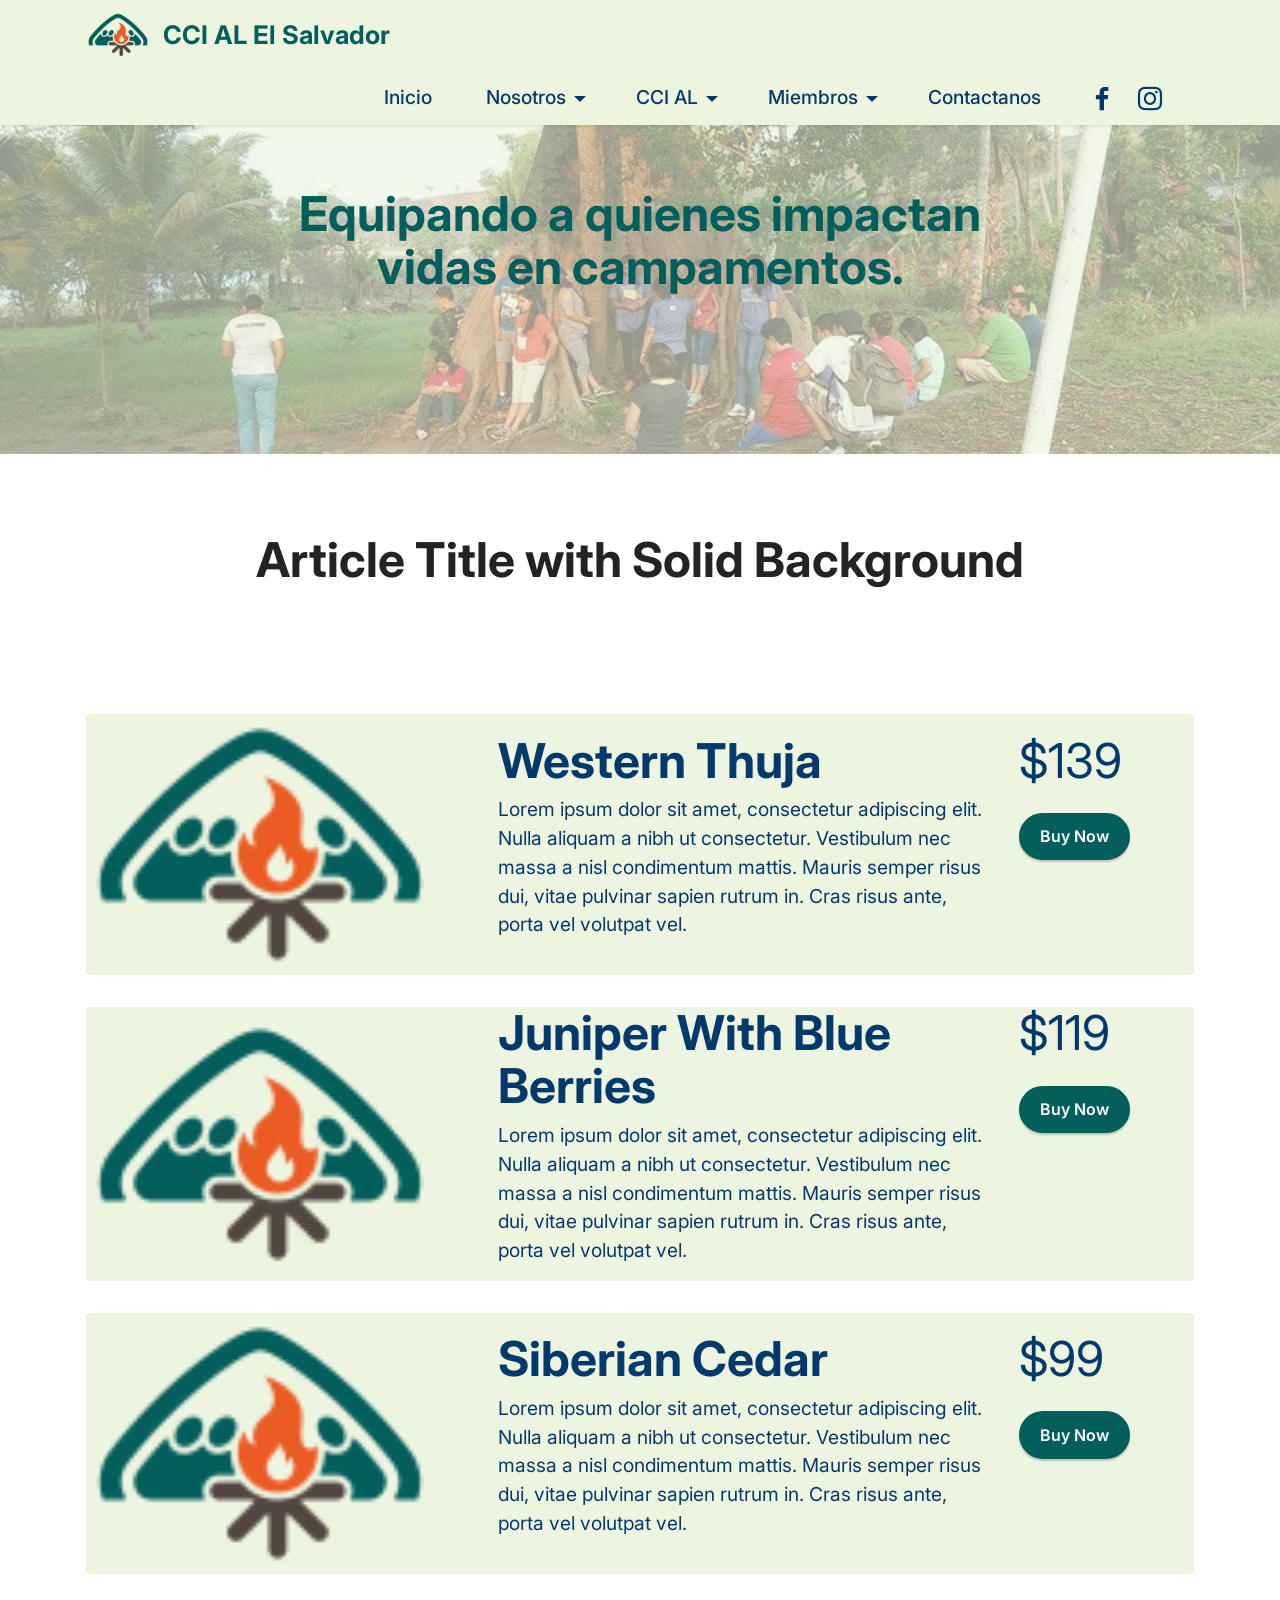
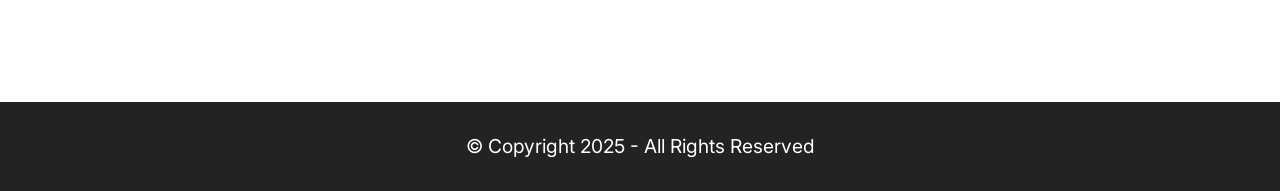
<file: recursos.html>
﻿<!DOCTYPE html>
<html  >
<head>
  <meta charset="UTF-8">
  <meta http-equiv="X-UA-Compatible" content="IE=edge">
  <meta name="viewport" content="width=device-width, initial-scale=1, minimum-scale=1">
  <link rel="shortcut icon" href="assets/images/logo-ccial-v4-isotipo-96x72.png" type="image/x-icon">
  <meta name="description" content="">
  
  
  <title>Recursos CCI AL SV</title>
  <link rel="stylesheet" href="assets/bootstrap/css/bootstrap.min.css">
  <link rel="stylesheet" href="assets/animatecss/animate.css">
  <link rel="stylesheet" href="assets/dropdown/css/style.css">
  <link rel="stylesheet" href="assets/socicon/css/styles.css">
  <link rel="stylesheet" href="assets/theme/css/style.css">
  <link rel="preload" href="https://fonts.googleapis.com/css?family=Inter:100,200,300,400,500,600,700,800,900&display=swap" as="style" onload="this.onload=null;this.rel='stylesheet'">
  <noscript><link rel="stylesheet" href="https://fonts.googleapis.com/css?family=Inter:100,200,300,400,500,600,700,800,900&display=swap"></noscript>
  <link rel="preload" as="style" href="assets/mobirise/css/mbr-additional.css?v=FoK177"><link rel="stylesheet" href="assets/mobirise/css/mbr-additional.css?v=FoK177" type="text/css">

  
  
  
</head>
<body>
  
  <section data-bs-version="5.1" class="menu menu3 cid-u5Dmq6dS5G" once="menu" id="menu3-1">
    
    <nav class="navbar navbar-dropdown navbar-fixed-top navbar-expand-lg">
        <div class="container">
            <div class="navbar-brand">
                <span class="navbar-logo">
                    <a href="index.html">
                        <img src="assets/images/logo-ccial-v4-isotipo-96x72.png" alt="CCI AL El Salvador" style="height: 3rem;">
                    </a>
                </span>
                <span class="navbar-caption-wrap"><a class="navbar-caption text-secondary display-5" href="index.html">CCI AL El Salvador</a></span>
            </div>
            <button class="navbar-toggler" type="button" data-toggle="collapse" data-bs-toggle="collapse" data-target="#navbarSupportedContent" data-bs-target="#navbarSupportedContent" aria-controls="navbarNavAltMarkup" aria-expanded="false" aria-label="Toggle navigation">
                <div class="hamburger">
                    <span></span>
                    <span></span>
                    <span></span>
                    <span></span>
                </div>
            </button>
            <div class="collapse navbar-collapse" id="navbarSupportedContent">
                <ul class="navbar-nav nav-dropdown nav-right" data-app-modern-menu="true"><li class="nav-item"><a class="nav-link link text-primary display-7" href="index.html">Inicio&nbsp;</a></li>
                    <li class="nav-item dropdown"><a class="nav-link link text-primary dropdown-toggle display-7" href="index.html#content4-5" data-toggle="dropdown-submenu" data-bs-toggle="dropdown" data-bs-auto-close="outside" aria-expanded="false">Nosotros</a><div class="dropdown-menu" aria-labelledby="dropdown-479"><a class="text-primary dropdown-item display-7" href="historia.html">Historia</a><a class="text-primary dropdown-item display-7" href="valores.html">Valores de CCI AL</a><a class="text-primary show dropdown-item display-7" href="normas.html">Normas de CCI AL</a><a class="text-primary show dropdown-item display-7" href="enciclopedia.html">Enciclopedia de Juegos</a><a class="text-primary show dropdown-item display-7" href="curriculum.html">Curriculum de CCI AL</a></div></li><li class="nav-item dropdown"><a class="nav-link link text-primary dropdown-toggle display-7" href="index.html#content4-5" data-toggle="dropdown-submenu" data-bs-toggle="dropdown" data-bs-auto-close="outside" aria-expanded="false">CCI AL</a><div class="dropdown-menu" aria-labelledby="dropdown-341"><a class="text-primary show dropdown-item display-7" href="https://www.ccial.org/" target="_blank">CCI AL Oficial</a><div class="dropdown"><a class="text-primary dropdown-item dropdown-toggle display-7" href="index.html#content4-5" data-toggle="dropdown-submenu" data-bs-toggle="dropdown" data-bs-auto-close="outside" aria-expanded="false">Nuevo Senderos</a><div class="dropdown-menu dropdown-submenu" aria-labelledby="dropdown-225"><a class="text-primary show dropdown-item display-7" href="https://ccial.org/que-belleza/" target="_blank">¡Qué belleza!</a><a class="text-primary show dropdown-item display-7" href="https://ccial.org/mochila-lista/" target="_blank">Mochila Lista<br></a></div></div><a class="text-primary show dropdown-item display-7" href="testimonio.html">Testimonios</a></div></li><li class="nav-item dropdown open"><a class="nav-link link text-primary dropdown-toggle show display-7" href="index.html#content4-5" data-toggle="dropdown-submenu" data-bs-toggle="dropdown" data-bs-auto-close="outside" aria-expanded="true">Miembros</a><div class="dropdown-menu show" aria-labelledby="dropdown-609" data-bs-popper="none"><a class="text-primary show dropdown-item display-7" href="recursos.html">Recursos</a><a class="text-primary show dropdown-item display-7" href="membresia.html">Membresia</a></div></li>
                    <li class="nav-item"><a class="nav-link link text-primary display-7" href="contactanos.html">Contactanos</a>
                    </li></ul>
                <div class="icons-menu">
                    <a class="iconfont-wrapper" href="https://www.facebook.com/CCIALELSALVADOR?locale=es_LA" target="_blank">
                        <span class="p-2 mbr-iconfont socicon-facebook socicon"></span>
                    </a>
                    <a class="iconfont-wrapper" href="https://www.instagram.com/ccial_elsalvador" target="_blank">
                        <span class="p-2 mbr-iconfont socicon-instagram socicon"></span>
                    </a>
                    
                    
                </div>
                
            </div>
        </div>
    </nav>
</section>

<section data-bs-version="5.1" class="header1 cid-uBIjzOS1Le" id="header1-29">

    

    <div class="mbr-overlay" style="opacity: 0.6; background-color: rgb(237, 245, 225);"></div>

    <div class="container">
        <div class="row justify-content-center">
            <div class="col-12 col-lg-8">
                <h1 class="mbr-section-title mbr-fonts-style mb-3 display-2"><strong>Equipando a quienes impactan vidas en campamentos.</strong></h1>
                
                
                
            </div>
        </div>
    </div>
</section>

<section data-bs-version="5.1" class="content4 cid-uBIjJ57TpV" id="content4-2b">
    

    
    
    <div class="container">
        <div class="row justify-content-center">
            <div class="title col-md-12 col-lg-10">
                <h3 class="mbr-section-title mbr-fonts-style align-center mb-4 display-2">
                    <strong>Article Title with Solid Background</strong>
                </h3>
                <h4 class="mbr-section-subtitle align-center mbr-fonts-style mb-4 display-5">
                    
                </h4>
                
            </div>
        </div>
    </div>
</section>

<section data-bs-version="5.1" class="features8 cid-uBIjG413gR" xmlns="http://www.w3.org/1999/html" id="features9-2a">
    
    

    

    <div class="container">
        <div class="card">
            <div class="card-wrapper">
                <div class="row align-items-center">
                    <div class="col-12 col-md-4">
                        <div class="image-wrapper">
                            <img src="assets/images/logo-ccial-v4-isotipo-96x72.png" alt="CCI AL El Salvador">
                        </div>
                    </div>
                    <div class="col-12 col-md">
                        <div class="card-box">
                            <div class="row">
                                <div class="col-md">
                                    <h6 class="card-title mbr-fonts-style display-2"><strong>Western Thuja&nbsp;</strong></h6>
                                    <p class="mbr-text mbr-fonts-style display-7">Lorem ipsum dolor sit amet, consectetur adipiscing elit. Nulla aliquam a nibh ut consectetur. Vestibulum nec massa a nisl condimentum mattis. Mauris semper risus dui, vitae pulvinar sapien rutrum in. Cras risus ante, porta vel volutpat vel.<br></p>
                                </div>
                                <div class="col-md-auto">
                                    <p class="price mbr-fonts-style display-2">$139</p>
                                    <div class="mbr-section-btn"><a href="index.html" class="btn btn-secondary display-4">
                                            Buy Now
                                        </a></div>
                                </div>
                                <div></div>
                            </div>
                        </div>
                    </div>
                </div>
            </div>
        </div>
        <div class="card">
            <div class="card-wrapper">
                <div class="row align-items-center">
                    <div class="col-12 col-md-4">
                        <div class="image-wrapper">
                            <img src="assets/images/logo-ccial-v4-isotipo-96x72.png" alt="CCI AL El Salvador">
                        </div>
                    </div>
                    <div class="col-12 col-md">
                        <div class="card-box">
                            <div class="row">
                                <div class="col-md">
                                    <h6 class="card-title mbr-fonts-style display-2"><strong>Juniper With Blue Berries</strong></h6>
                                    <p class="mbr-text mbr-fonts-style display-7">Lorem ipsum dolor sit amet, consectetur adipiscing elit. Nulla aliquam a nibh ut consectetur. Vestibulum nec massa a nisl condimentum mattis. Mauris semper risus dui, vitae pulvinar sapien rutrum in. Cras risus ante, porta vel volutpat vel.</p>
                                </div>
                                <div class="col-md-auto">
                                    <p class="price mbr-fonts-style display-2">$119</p>
                                    <div class="mbr-section-btn"><a href="index.html" class="btn btn-secondary display-4">
                                            Buy Now
                                        </a></div>
                                </div>
                                <div></div>
                            </div>
                        </div>
                    </div>
                </div>
            </div>
        </div>
        <div class="card">
            <div class="card-wrapper">
                <div class="row align-items-center">
                    <div class="col-12 col-md-4">
                        <div class="image-wrapper">
                            <img src="assets/images/logo-ccial-v4-isotipo-96x72.png" alt="CCI AL El Salvador">
                        </div>
                    </div>
                    <div class="col-12 col-md">
                        <div class="card-box">
                            <div class="row">
                                <div class="col-md">
                                    <h6 class="card-title mbr-fonts-style display-2"><strong>Siberian Сedar</strong></h6>
                                    <p class="mbr-text mbr-fonts-style display-7">Lorem ipsum dolor sit amet, consectetur adipiscing elit. Nulla aliquam a nibh ut consectetur. Vestibulum nec massa a nisl condimentum mattis. Mauris semper risus dui, vitae pulvinar sapien rutrum in. Cras risus ante, porta vel volutpat vel.<br></p>
                                </div>
                                <div class="col-md-auto">
                                    <p class="price mbr-fonts-style display-2">$99</p>
                                    <div class="mbr-section-btn"><a href="index.html" class="btn btn-secondary display-4">
                                            Buy Now
                                        </a></div>
                                </div>
                                <div></div>
                            </div>
                        </div>
                    </div>
                </div>
            </div>
        </div>
    </div>
</section>

<section data-bs-version="5.1" class="footer7 cid-uBHPk2pUQZ" once="footers" id="footer7-24">

    

    

    <div class="container">
        <div class="media-container-row align-center mbr-white">
            <div class="col-12">
                <p class="mbr-text mb-0 mbr-fonts-style display-7">
                    © Copyright 2025 - All Rights Reserved
                </p>
            </div>
        </div>
    </div>
</section><script src="assets/bootstrap/js/bootstrap.bundle.min.js"></script>  <script src="assets/smoothscroll/smooth-scroll.js"></script>  <script src="assets/ytplayer/index.js"></script>  <script src="assets/dropdown/js/navbar-dropdown.js"></script>  <script src="assets/theme/js/script.js"></script>  
  
  
  <input name="animation" type="hidden">
  </body>
</html>
</file>
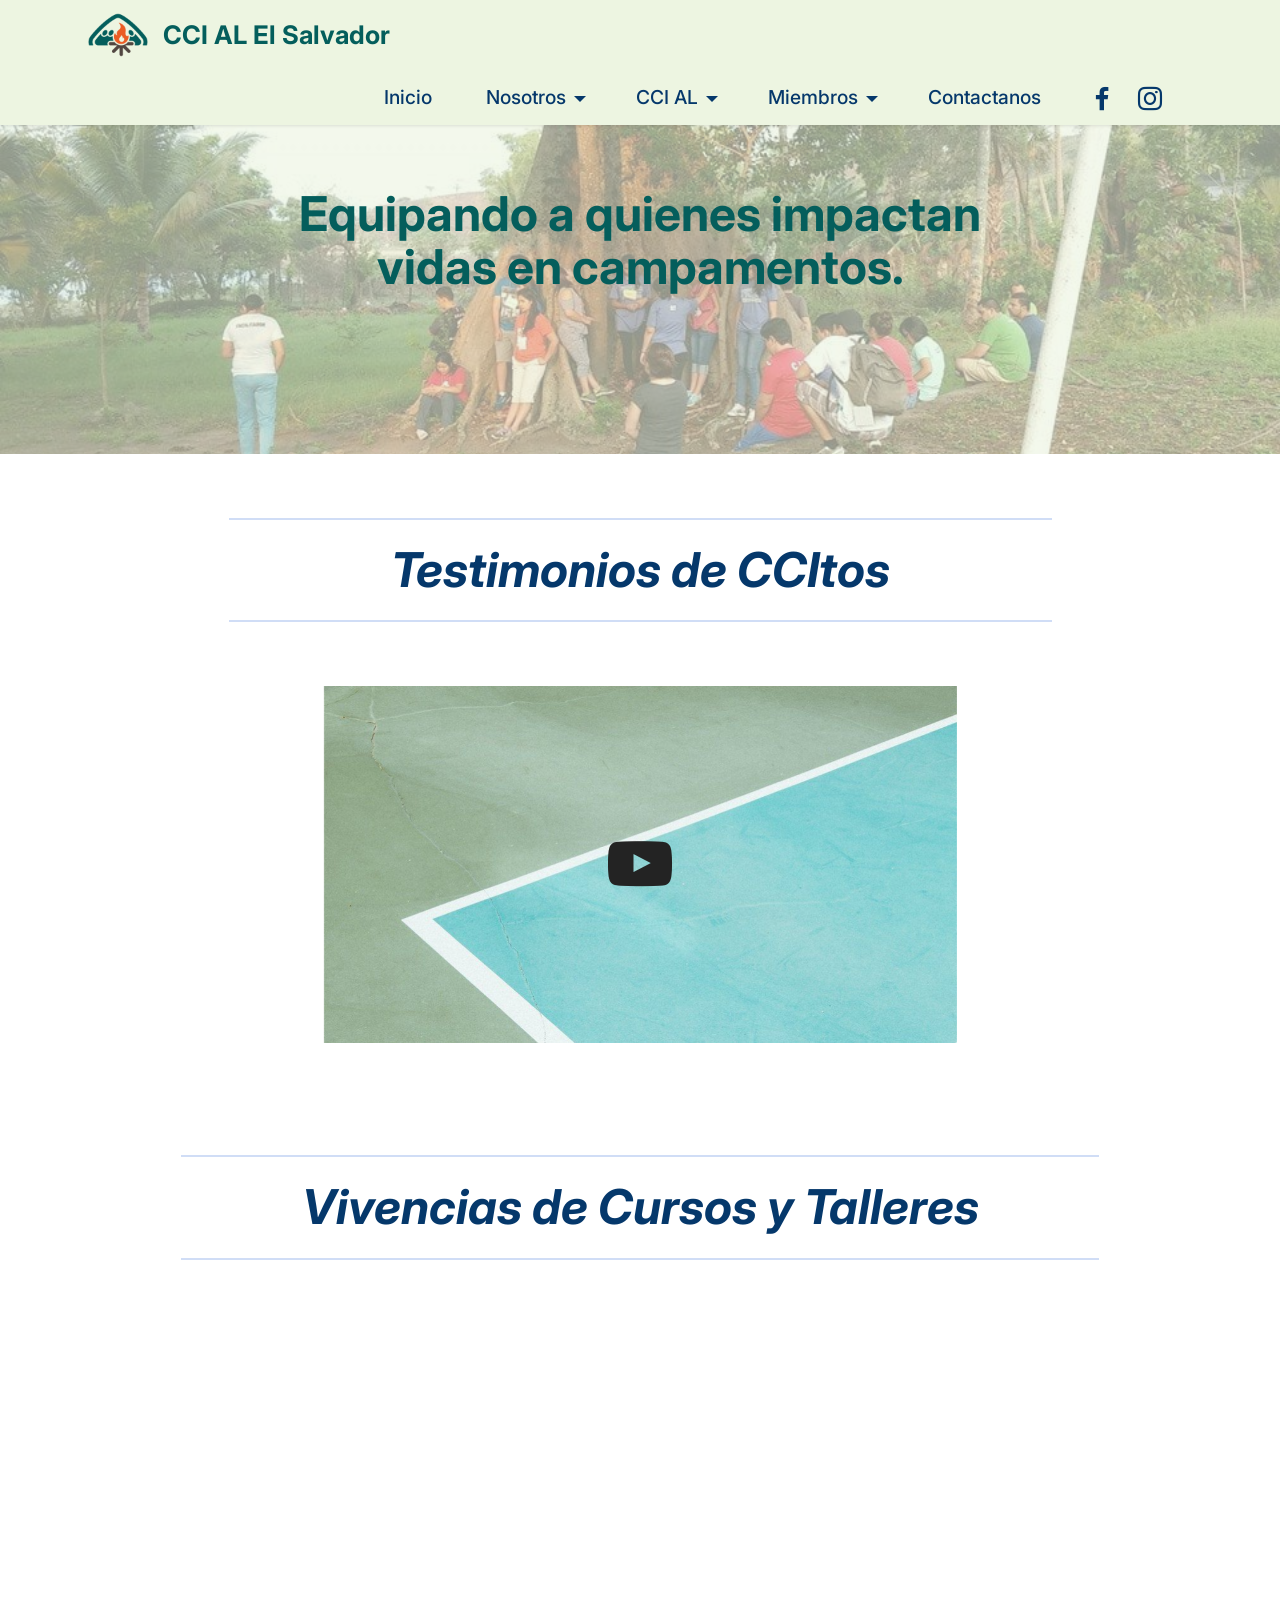
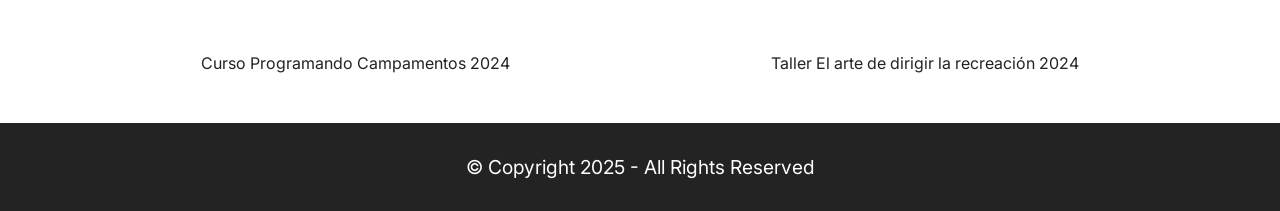
<file: testimonio.html>
﻿<!DOCTYPE html>
<html  >
<head>
  <meta charset="UTF-8">
  <meta http-equiv="X-UA-Compatible" content="IE=edge">
  <meta name="viewport" content="width=device-width, initial-scale=1, minimum-scale=1">
  <link rel="shortcut icon" href="assets/images/logo-ccial-v4-isotipo-96x72.png" type="image/x-icon">
  <meta name="description" content="">
  
  
  <title>Testimonios CCI AL SV</title>
  <link rel="stylesheet" href="assets/web/assets/mobirise-icons2/mobirise2.css">
  <link rel="stylesheet" href="assets/bootstrap/css/bootstrap.min.css">
  <link rel="stylesheet" href="assets/animatecss/animate.css">
  <link rel="stylesheet" href="assets/dropdown/css/style.css">
  <link rel="stylesheet" href="assets/socicon/css/styles.css">
  <link rel="stylesheet" href="assets/theme/css/style.css">
  <link rel="preload" href="https://fonts.googleapis.com/css?family=Inter:100,200,300,400,500,600,700,800,900&display=swap" as="style" onload="this.onload=null;this.rel='stylesheet'">
  <noscript><link rel="stylesheet" href="https://fonts.googleapis.com/css?family=Inter:100,200,300,400,500,600,700,800,900&display=swap"></noscript>
  <link rel="preload" as="style" href="assets/mobirise/css/mbr-additional.css?v=jCn4Em"><link rel="stylesheet" href="assets/mobirise/css/mbr-additional.css?v=jCn4Em" type="text/css">

  
  
  
</head>
<body>
  
  <section data-bs-version="5.1" class="menu menu3 cid-u5Dmq6dS5G" once="menu" id="menu3-1">
    
    <nav class="navbar navbar-dropdown navbar-fixed-top navbar-expand-lg">
        <div class="container">
            <div class="navbar-brand">
                <span class="navbar-logo">
                    <a href="index.html">
                        <img src="assets/images/logo-ccial-v4-isotipo-96x72.png" alt="CCI AL El Salvador" style="height: 3rem;">
                    </a>
                </span>
                <span class="navbar-caption-wrap"><a class="navbar-caption text-secondary display-5" href="index.html">CCI AL El Salvador</a></span>
            </div>
            <button class="navbar-toggler" type="button" data-toggle="collapse" data-bs-toggle="collapse" data-target="#navbarSupportedContent" data-bs-target="#navbarSupportedContent" aria-controls="navbarNavAltMarkup" aria-expanded="false" aria-label="Toggle navigation">
                <div class="hamburger">
                    <span></span>
                    <span></span>
                    <span></span>
                    <span></span>
                </div>
            </button>
            <div class="collapse navbar-collapse" id="navbarSupportedContent">
                <ul class="navbar-nav nav-dropdown nav-right" data-app-modern-menu="true"><li class="nav-item"><a class="nav-link link text-primary display-7" href="index.html">Inicio&nbsp;</a></li>
                    <li class="nav-item dropdown"><a class="nav-link link text-primary dropdown-toggle display-7" href="index.html#content4-5" data-toggle="dropdown-submenu" data-bs-toggle="dropdown" data-bs-auto-close="outside" aria-expanded="false">Nosotros</a><div class="dropdown-menu" aria-labelledby="dropdown-479"><a class="text-primary dropdown-item display-7" href="historia.html">Historia</a><a class="text-primary dropdown-item display-7" href="valores.html">Valores de CCI AL</a><a class="text-primary show dropdown-item display-7" href="normas.html">Normas de CCI AL</a><a class="text-primary show dropdown-item display-7" href="enciclopedia.html">Enciclopedia de Juegos</a><a class="text-primary show dropdown-item display-7" href="curriculum.html">Curriculum de CCI AL</a></div></li><li class="nav-item dropdown"><a class="nav-link link text-primary dropdown-toggle display-7" href="index.html#content4-5" data-toggle="dropdown-submenu" data-bs-toggle="dropdown" data-bs-auto-close="outside" aria-expanded="false">CCI AL</a><div class="dropdown-menu" aria-labelledby="dropdown-341"><a class="text-primary show dropdown-item display-7" href="https://www.ccial.org/" target="_blank">CCI AL Oficial</a><div class="dropdown"><a class="text-primary dropdown-item dropdown-toggle display-7" href="index.html#content4-5" data-toggle="dropdown-submenu" data-bs-toggle="dropdown" data-bs-auto-close="outside" aria-expanded="false">Nuevo Senderos</a><div class="dropdown-menu dropdown-submenu" aria-labelledby="dropdown-225"><a class="text-primary show dropdown-item display-7" href="https://ccial.org/que-belleza/" target="_blank">¡Qué belleza!</a><a class="text-primary show dropdown-item display-7" href="https://ccial.org/mochila-lista/" target="_blank">Mochila Lista<br></a></div></div><a class="text-primary show dropdown-item display-7" href="testimonio.html">Testimonios</a></div></li><li class="nav-item dropdown open"><a class="nav-link link text-primary dropdown-toggle show display-7" href="index.html#content4-5" data-toggle="dropdown-submenu" data-bs-toggle="dropdown" data-bs-auto-close="outside" aria-expanded="true">Miembros</a><div class="dropdown-menu show" aria-labelledby="dropdown-609" data-bs-popper="none"><a class="text-primary show dropdown-item display-7" href="recursos.html">Recursos</a><a class="text-primary show dropdown-item display-7" href="membresia.html">Membresia</a></div></li>
                    <li class="nav-item"><a class="nav-link link text-primary display-7" href="contactanos.html">Contactanos</a>
                    </li></ul>
                <div class="icons-menu">
                    <a class="iconfont-wrapper" href="https://www.facebook.com/CCIALELSALVADOR?locale=es_LA" target="_blank">
                        <span class="p-2 mbr-iconfont socicon-facebook socicon"></span>
                    </a>
                    <a class="iconfont-wrapper" href="https://www.instagram.com/ccial_elsalvador" target="_blank">
                        <span class="p-2 mbr-iconfont socicon-instagram socicon"></span>
                    </a>
                    
                    
                </div>
                
            </div>
        </div>
    </nav>
</section>

<section data-bs-version="5.1" class="header1 cid-uBI8jI1Cwp" id="header1-1x">

    

    <div class="mbr-overlay" style="opacity: 0.6; background-color: rgb(237, 245, 225);"></div>

    <div class="container">
        <div class="row justify-content-center">
            <div class="col-12 col-lg-8">
                <h1 class="mbr-section-title mbr-fonts-style mb-3 display-2"><strong>Equipando a quienes impactan vidas en campamentos.</strong></h1>
                
                
                
            </div>
        </div>
    </div>
</section>

<section data-bs-version="5.1" class="content6 cid-uBI8p7e4wk" id="content6-1y">
    
    <div class="container">
        <div class="row justify-content-center">
            <div class="col-md-12 col-lg-9">
                <hr class="line">
                <p class="mbr-text align-center mbr-fonts-style my-4 display-2">
                    <em><strong>Testimonios de CCItos</strong></em></p>
                <hr class="line">
            </div>
        </div>
    </div>
</section>

<section data-bs-version="5.1" class="video1 cid-uBIakQu1SN" id="video1-20">
    
    
    <div class="align-center container">
        <div class="mbr-section-head">
            
            
        </div>
        <div class="row justify-content-center mt-4">
            <div class="col-12 col-lg-7">
                <div class="box">
                    <div class="mbr-media show-modal align-center" data-modal=".modalWindow">
                        <img src="assets/images/video1.jpg" alt="CCI AL El Salvador">
                        <div class="icon-wrap">
                            <span class="mbr-iconfont socicon-youtube socicon"></span>
                        </div>
                    </div>
                </div>
            </div>
        </div>
    </div>
    <div>
        <div class="modalWindow" style="display: none;">
            <div class="modalWindow-container">
                <div class="modalWindow-video-container">
                    <div class="modalWindow-video">
                        <iframe width="100%" height="100%" frameborder="0" allowfullscreen="1" data-src="https://www.youtube.com/watch?v=-BSQlJxCDcI"></iframe>
                    </div>
                    <a class="close" role="button" data-dismiss="modal" data-bs-dismiss="modal">
                        <span aria-hidden="true" class="mbr-iconfont mobi-mbri-close mobi-mbri closeModal"></span>
                        <span class="sr-only visually-hidden">Close</span>
                    </a>
                </div>
            </div>
        </div>
    </div>
</section>

<section data-bs-version="5.1" class="content6 cid-uBIawJ1G4b" id="content6-21">
    
    <div class="container">
        <div class="row justify-content-center">
            <div class="col-md-12 col-lg-10">
                <hr class="line">
                <p class="mbr-text align-center mbr-fonts-style my-4 display-2">
                    <em><strong>Vivencias de Cursos y Talleres</strong></em></p>
                <hr class="line">
            </div>
        </div>
    </div>
</section>

<section data-bs-version="5.1" class="video3 cid-uBIebHqNpU" id="video3-22">
    
    
    
    <div class="container">
        
        <div class="row mt-4">
            <div class="col-12 col-md-6 video-block">
                <div class="video-wrapper"><iframe class="mbr-embedded-video" src="https://www.youtube.com/embed/-BSQlJxCDcI?rel=0&amp;amp;mute=1&amp;showinfo=0&amp;autoplay=1&amp;loop=1&amp;playlist=-BSQlJxCDcI" width="1280" height="720" frameborder="0" allowfullscreen></iframe></div>
                <p class="mbr-text pt-2 mbr-fonts-style display-4">
                    Curso Programando Campamentos 2024</p>
            </div>
            <div class="col-12 col-md-6 video-block">
                <div class="video-wrapper"><iframe class="mbr-embedded-video" src="https://www.youtube.com/embed/-BSQlJxCDcI?rel=0&amp;amp;mute=1&amp;showinfo=0&amp;autoplay=1&amp;loop=1&amp;playlist=-BSQlJxCDcI" width="1280" height="720" frameborder="0" allowfullscreen></iframe></div>
                <p class="mbr-text pt-2 mbr-fonts-style display-4">
                    Taller El arte de dirigir la recreación 2024</p>
            </div>
        </div>
    </div>
</section>

<section data-bs-version="5.1" class="footer7 cid-uBHPk2pUQZ" once="footers" id="footer7-1w">

    

    

    <div class="container">
        <div class="media-container-row align-center mbr-white">
            <div class="col-12">
                <p class="mbr-text mb-0 mbr-fonts-style display-7">
                    © Copyright 2025 - All Rights Reserved
                </p>
            </div>
        </div>
    </div>
</section><script src="assets/bootstrap/js/bootstrap.bundle.min.js"></script>  <script src="assets/smoothscroll/smooth-scroll.js"></script>  <script src="assets/ytplayer/index.js"></script>  <script src="assets/dropdown/js/navbar-dropdown.js"></script>  <script src="assets/playervimeo/vimeo_player.js"></script>  <script src="assets/theme/js/script.js"></script>  
  
  
  <input name="animation" type="hidden">
  </body>
</html>
</file>
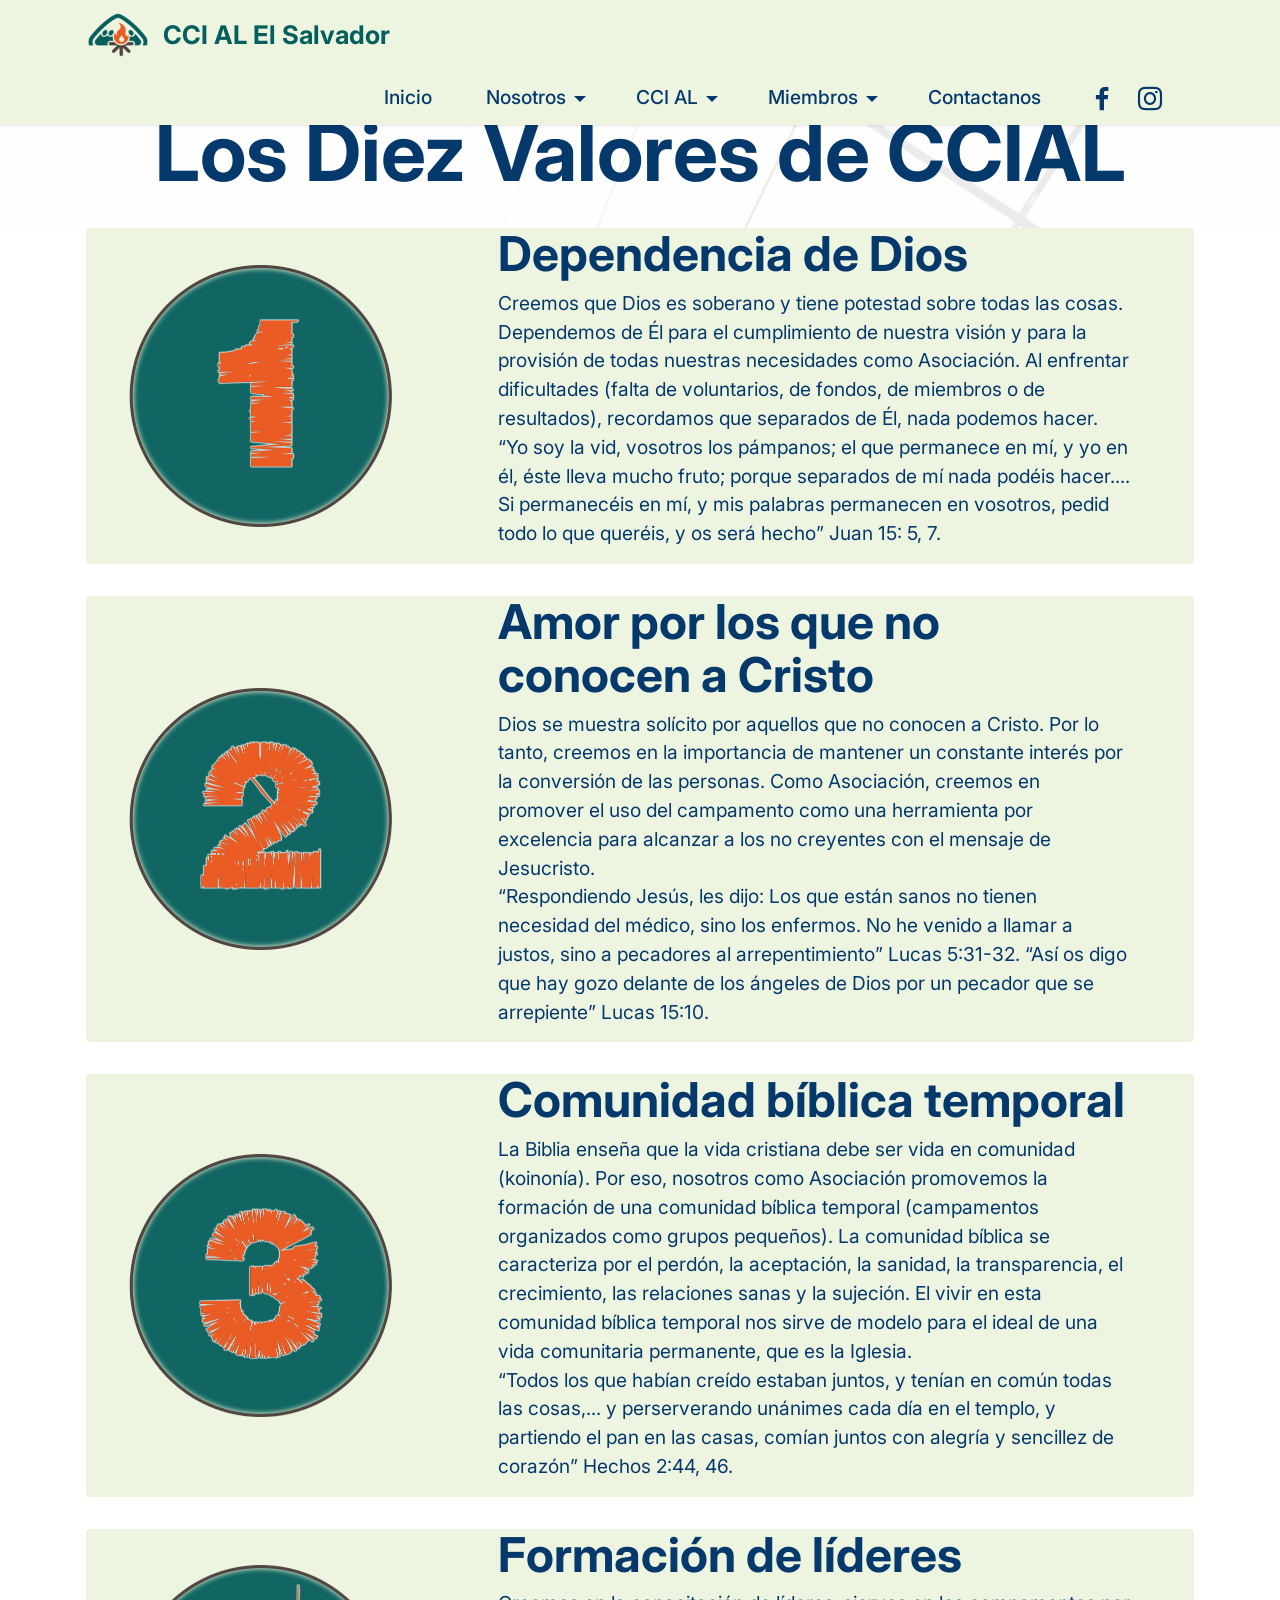
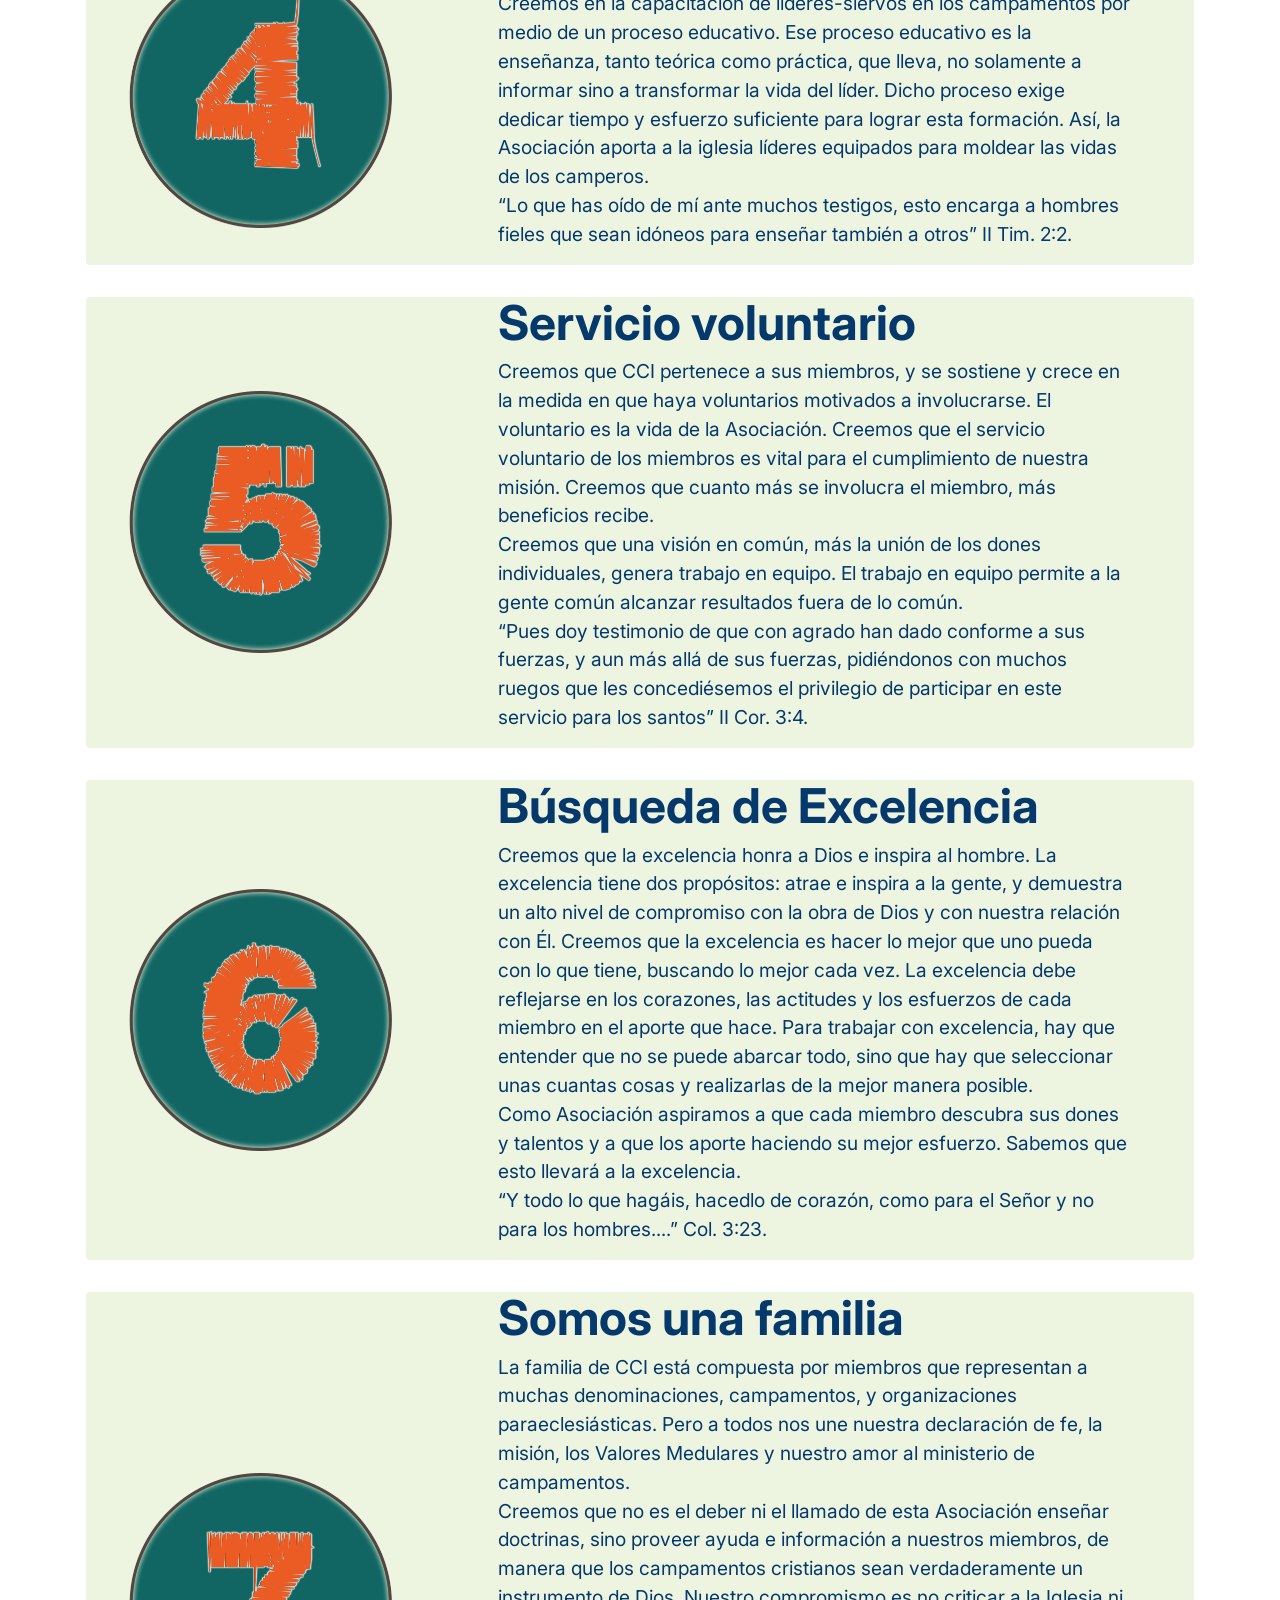
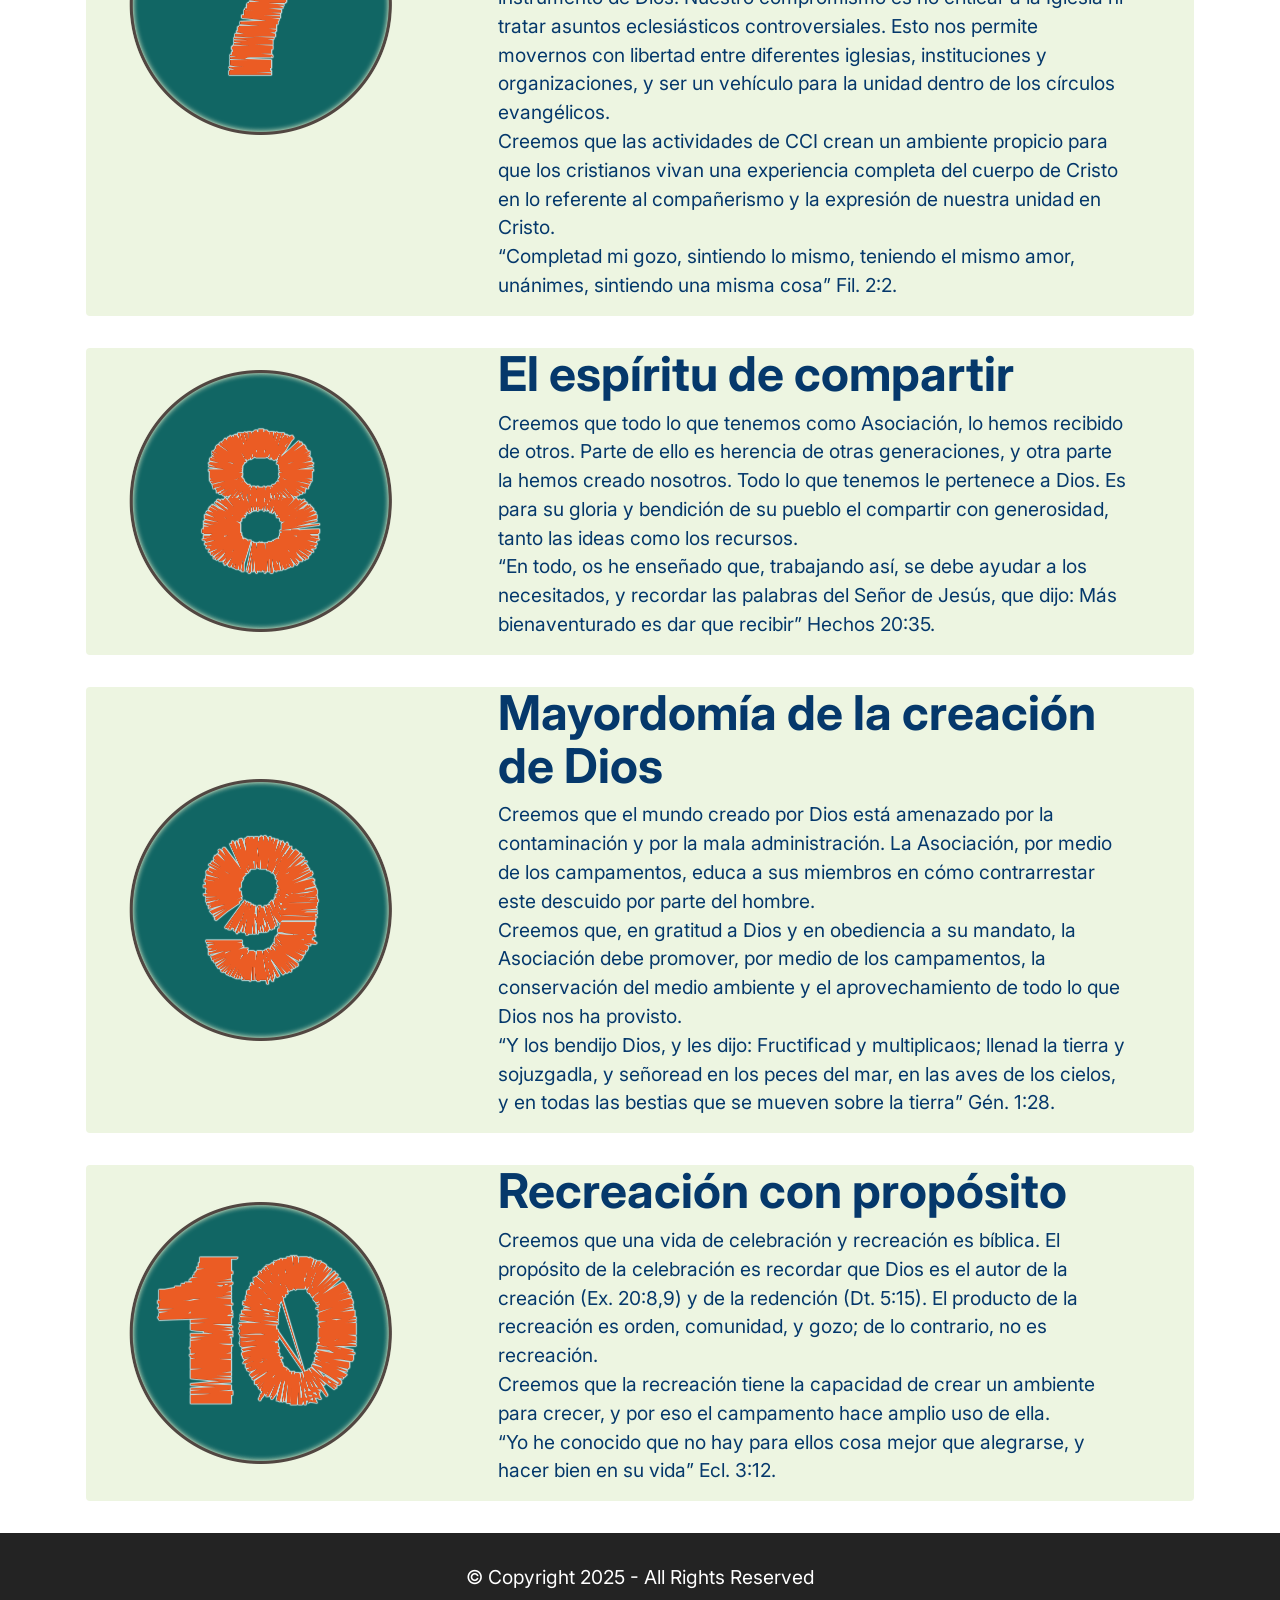
<file: valores.html>
﻿<!DOCTYPE html>
<html  >
<head>
  <meta charset="UTF-8">
  <meta http-equiv="X-UA-Compatible" content="IE=edge">
  <meta name="viewport" content="width=device-width, initial-scale=1, minimum-scale=1">
  <link rel="shortcut icon" href="assets/images/logo-ccial-v4-isotipo-96x72.png" type="image/x-icon">
  <meta name="description" content="CCI América Latina es una asociación de miembros que aman el ministerio de campamentos y lo utilizan como herramienta para evangelizar, discipular y desarrollar lideres. CCI América Latina es la encargada de atender la región que abarca desde México hasta Argentina.">
  
  
  <title>10 Valores de CCI AL</title>
  <link rel="stylesheet" href="assets/bootstrap/css/bootstrap.min.css">
  <link rel="stylesheet" href="assets/animatecss/animate.css">
  <link rel="stylesheet" href="assets/dropdown/css/style.css">
  <link rel="stylesheet" href="assets/socicon/css/styles.css">
  <link rel="stylesheet" href="assets/theme/css/style.css">
  <link rel="preload" href="https://fonts.googleapis.com/css?family=Inter:100,200,300,400,500,600,700,800,900&display=swap" as="style" onload="this.onload=null;this.rel='stylesheet'">
  <noscript><link rel="stylesheet" href="https://fonts.googleapis.com/css?family=Inter:100,200,300,400,500,600,700,800,900&display=swap"></noscript>
  <link rel="preload" as="style" href="assets/mobirise/css/mbr-additional.css?v=QAVL4g"><link rel="stylesheet" href="assets/mobirise/css/mbr-additional.css?v=QAVL4g" type="text/css">

  
  
  
</head>
<body>
  
  <section data-bs-version="5.1" class="menu menu3 cid-u5Dmq6dS5G" once="menu" id="menu3-1">
    
    <nav class="navbar navbar-dropdown navbar-fixed-top navbar-expand-lg">
        <div class="container">
            <div class="navbar-brand">
                <span class="navbar-logo">
                    <a href="index.html">
                        <img src="assets/images/logo-ccial-v4-isotipo-96x72.png" alt="CCI AL El Salvador" style="height: 3rem;">
                    </a>
                </span>
                <span class="navbar-caption-wrap"><a class="navbar-caption text-secondary display-5" href="index.html">CCI AL El Salvador</a></span>
            </div>
            <button class="navbar-toggler" type="button" data-toggle="collapse" data-bs-toggle="collapse" data-target="#navbarSupportedContent" data-bs-target="#navbarSupportedContent" aria-controls="navbarNavAltMarkup" aria-expanded="false" aria-label="Toggle navigation">
                <div class="hamburger">
                    <span></span>
                    <span></span>
                    <span></span>
                    <span></span>
                </div>
            </button>
            <div class="collapse navbar-collapse" id="navbarSupportedContent">
                <ul class="navbar-nav nav-dropdown nav-right" data-app-modern-menu="true"><li class="nav-item"><a class="nav-link link text-primary display-7" href="index.html">Inicio&nbsp;</a></li>
                    <li class="nav-item dropdown"><a class="nav-link link text-primary dropdown-toggle display-7" href="index.html#content4-5" data-toggle="dropdown-submenu" data-bs-toggle="dropdown" data-bs-auto-close="outside" aria-expanded="false">Nosotros</a><div class="dropdown-menu" aria-labelledby="dropdown-479"><a class="text-primary dropdown-item display-7" href="historia.html">Historia</a><a class="text-primary dropdown-item display-7" href="valores.html">Valores de CCI AL</a><a class="text-primary show dropdown-item display-7" href="normas.html">Normas de CCI AL</a><a class="text-primary show dropdown-item display-7" href="enciclopedia.html">Enciclopedia de Juegos</a><a class="text-primary show dropdown-item display-7" href="curriculum.html">Curriculum de CCI AL</a></div></li><li class="nav-item dropdown"><a class="nav-link link text-primary dropdown-toggle display-7" href="index.html#content4-5" data-toggle="dropdown-submenu" data-bs-toggle="dropdown" data-bs-auto-close="outside" aria-expanded="false">CCI AL</a><div class="dropdown-menu" aria-labelledby="dropdown-341"><a class="text-primary show dropdown-item display-7" href="https://www.ccial.org/" target="_blank">CCI AL Oficial</a><div class="dropdown"><a class="text-primary dropdown-item dropdown-toggle display-7" href="index.html#content4-5" data-toggle="dropdown-submenu" data-bs-toggle="dropdown" data-bs-auto-close="outside" aria-expanded="false">Nuevo Senderos</a><div class="dropdown-menu dropdown-submenu" aria-labelledby="dropdown-225"><a class="text-primary show dropdown-item display-7" href="https://ccial.org/que-belleza/" target="_blank">¡Qué belleza!</a><a class="text-primary show dropdown-item display-7" href="https://ccial.org/mochila-lista/" target="_blank">Mochila Lista<br></a></div></div><a class="text-primary show dropdown-item display-7" href="testimonio.html">Testimonios</a></div></li><li class="nav-item dropdown open"><a class="nav-link link text-primary dropdown-toggle show display-7" href="index.html#content4-5" data-toggle="dropdown-submenu" data-bs-toggle="dropdown" data-bs-auto-close="outside" aria-expanded="true">Miembros</a><div class="dropdown-menu show" aria-labelledby="dropdown-609" data-bs-popper="none"><a class="text-primary show dropdown-item display-7" href="recursos.html">Recursos</a><a class="text-primary show dropdown-item display-7" href="membresia.html">Membresia</a></div></li>
                    <li class="nav-item"><a class="nav-link link text-primary display-7" href="contactanos.html">Contactanos</a>
                    </li></ul>
                <div class="icons-menu">
                    <a class="iconfont-wrapper" href="https://www.facebook.com/CCIALELSALVADOR?locale=es_LA" target="_blank">
                        <span class="p-2 mbr-iconfont socicon-facebook socicon"></span>
                    </a>
                    <a class="iconfont-wrapper" href="https://www.instagram.com/ccial_elsalvador" target="_blank">
                        <span class="p-2 mbr-iconfont socicon-instagram socicon"></span>
                    </a>
                    
                    
                </div>
                
            </div>
        </div>
    </nav>
</section>

<section data-bs-version="5.1" class="content4 cid-sFADQQfNeA" id="content4-6">
    
    <div class="mbr-overlay" style="opacity: 0.7; background-color: rgb(255, 255, 255);">
    </div>
    <div class="container">
        <div class="row justify-content-center">
            <div class="title col-md-12 col-lg-12">
                <h3 class="mbr-section-title mbr-fonts-style align-center mb-4 display-1"><strong>Los Diez Valores de CCIAL</strong></h3>
                
                
            </div>
        </div>
    </div>
</section>

<section data-bs-version="5.1" class="features8 cid-sFADMOwrhN" xmlns="http://www.w3.org/1999/html" id="features9-4">
    
    

    

    <div class="container">
        <div class="card">
            <div class="card-wrapper">
                <div class="row align-items-center">
                    <div class="col-12 col-md-4">
                        <div class="image-wrapper">
                            <img src="assets/images/vm-01-695x524.png" alt="1">
                        </div>
                    </div>
                    <div class="col-12 col-md">
                        <div class="card-box">
                            <div class="row">
                                <div class="col-md">
                                    <h6 class="card-title mbr-fonts-style display-2"><strong>Dependencia de Dios</strong></h6>
                                    <p class="mbr-text mbr-fonts-style display-7">Creemos que Dios es soberano y tiene potestad sobre todas las cosas. Dependemos de Él para el cumplimiento de nuestra visión y para la provisión de todas nuestras necesidades como Asociación. Al enfrentar dificultades (falta de voluntarios, de fondos, de miembros o de resultados), recordamos que separados de Él, nada podemos hacer.<br>“Yo soy la vid, vosotros los pámpanos; el que permanece en mí, y yo en él, éste lleva mucho fruto; porque separados de mí nada podéis hacer.... Si permanecéis en mí, y mis palabras permanecen en vosotros, pedid todo lo que queréis, y os será hecho” Juan 15: 5, 7.<br></p>
                                </div>
                                
                                <div></div>
                            </div>
                        </div>
                    </div>
                </div>
            </div>
        </div>
        <div class="card">
            <div class="card-wrapper">
                <div class="row align-items-center">
                    <div class="col-12 col-md-4">
                        <div class="image-wrapper">
                            <img src="assets/images/vm-02-695x524.png" alt="2">
                        </div>
                    </div>
                    <div class="col-12 col-md">
                        <div class="card-box">
                            <div class="row">
                                <div class="col-md">
                                    <h6 class="card-title mbr-fonts-style display-2"><strong>Amor por los que no conocen a Cristo</strong></h6>
                                    <p class="mbr-text mbr-fonts-style display-7">Dios se muestra solícito por aquellos que no conocen a Cristo. Por lo tanto, creemos en la&nbsp;importancia de mantener un constante interés por la conversión de las personas. Como&nbsp;Asociación, creemos en promover el uso del campamento como una herramienta por excelencia para alcanzar a los no creyentes con el mensaje de Jesucristo.<br>“Respondiendo Jesús, les dijo: Los que están sanos no tienen necesidad del médico, sino los enfermos. No he venido a llamar a justos, sino a pecadores al arrepentimiento” Lucas 5:31-32.  “Así os digo que hay gozo delante de los ángeles de Dios por un pecador que se arrepiente” Lucas 15:10.</p>
                                </div>
                                
                                <div></div>
                            </div>
                        </div>
                    </div>
                </div>
            </div>
        </div>
        <div class="card">
            <div class="card-wrapper">
                <div class="row align-items-center">
                    <div class="col-12 col-md-4">
                        <div class="image-wrapper">
                            <img src="assets/images/vm-03-695x524.png" alt="3">
                        </div>
                    </div>
                    <div class="col-12 col-md">
                        <div class="card-box">
                            <div class="row">
                                <div class="col-md">
                                    <h6 class="card-title mbr-fonts-style display-2"><strong>Comunidad bíblica temporal</strong></h6>
                                    <p class="mbr-text mbr-fonts-style display-7">La Biblia enseña que la vida cristiana debe ser vida en comunidad (koinonía). Por eso, nosotros como Asociación promovemos la formación de una comunidad bíblica temporal (campamentos organizados como grupos pequeños). La comunidad bíblica se caracteriza por el perdón, la aceptación, la sanidad, la transparencia, el crecimiento, las relaciones sanas y la sujeción. El vivir en esta comunidad bíblica temporal nos sirve de modelo para el ideal de una vida comunitaria permanente, que es la Iglesia.
<br>“Todos los que habían creído estaban juntos, y tenían en común todas las cosas,... y perserverando unánimes cada día en el templo, y partiendo el pan en las casas, comían juntos con alegría y sencillez de corazón” Hechos 2:44, 46.<br></p>
                                </div>
                                
                                <div></div>
                            </div>
                        </div>
                    </div>
                </div>
            </div>
        </div>
    </div>
</section>

<section data-bs-version="5.1" class="features8 cid-u5eNCiO56L" xmlns="http://www.w3.org/1999/html" id="features9-1">
    
    

    

    <div class="container">
        <div class="card">
            <div class="card-wrapper">
                <div class="row align-items-center">
                    <div class="col-12 col-md-4">
                        <div class="image-wrapper">
                            <img src="assets/images/vm-04-695x524.png" alt="4">
                        </div>
                    </div>
                    <div class="col-12 col-md">
                        <div class="card-box">
                            <div class="row">
                                <div class="col-md">
                                    <h6 class="card-title mbr-fonts-style display-2"><strong>Formación de líderes</strong></h6>
                                    <p class="mbr-text mbr-fonts-style display-7">Creemos en la capacitación de líderes-siervos en los campamentos por medio de un proceso educativo. Ese proceso educativo es la enseñanza, tanto teórica como práctica, que lleva, no solamente a informar sino a transformar la vida del líder. Dicho proceso exige dedicar tiempo y esfuerzo suficiente para lograr esta formación. Así, la Asociación aporta a la iglesia líderes equipados para moldear las vidas de los camperos.
<br>“Lo que has oído de mí ante muchos testigos, esto encarga a hombres fieles que sean idóneos para enseñar también a otros” II Tim. 2:2.<br></p>
                                </div>
                                
                                <div></div>
                            </div>
                        </div>
                    </div>
                </div>
            </div>
        </div>
        <div class="card">
            <div class="card-wrapper">
                <div class="row align-items-center">
                    <div class="col-12 col-md-4">
                        <div class="image-wrapper">
                            <img src="assets/images/vm-05-695x524.png" alt="5">
                        </div>
                    </div>
                    <div class="col-12 col-md">
                        <div class="card-box">
                            <div class="row">
                                <div class="col-md">
                                    <h6 class="card-title mbr-fonts-style display-2"><strong>Servicio voluntario</strong></h6>
                                    <p class="mbr-text mbr-fonts-style display-7">Creemos que CCI pertenece a sus miembros, y se sostiene y crece en la medida en que haya voluntarios motivados a involucrarse. El voluntario es la vida de la Asociación. Creemos que el servicio voluntario de los miembros es vital para el cumplimiento de nuestra misión. Creemos que cuanto más se involucra el miembro, más beneficios recibe.
<br>Creemos que una visión en común, más la unión de los dones individuales, genera trabajo en equipo. El trabajo en equipo permite a la gente común alcanzar resultados fuera de lo común.
<br>“Pues doy testimonio de que con agrado han dado conforme a sus fuerzas, y aun más allá de sus fuerzas, pidiéndonos con muchos ruegos que les concediésemos el privilegio de participar en este servicio para los santos” II Cor. 3:4.</p>
                                </div>
                                
                                <div></div>
                            </div>
                        </div>
                    </div>
                </div>
            </div>
        </div>
        
    </div>
</section>

<section data-bs-version="5.1" class="features8 cid-u5eNDhySji" xmlns="http://www.w3.org/1999/html" id="features9-2">
    
    

    

    <div class="container">
        <div class="card">
            <div class="card-wrapper">
                <div class="row align-items-center">
                    <div class="col-12 col-md-4">
                        <div class="image-wrapper">
                            <img src="assets/images/vm-06-695x524.png" alt="6">
                        </div>
                    </div>
                    <div class="col-12 col-md">
                        <div class="card-box">
                            <div class="row">
                                <div class="col-md">
                                    <h6 class="card-title mbr-fonts-style display-2"><strong>Búsqueda de Excelencia</strong></h6>
                                    <p class="mbr-text mbr-fonts-style display-7">Creemos que la excelencia honra a Dios e inspira al hombre. La excelencia tiene dos propósitos: atrae e inspira a la gente, y demuestra un alto nivel de compromiso con la obra de Dios y con nuestra relación con Él. Creemos que la excelencia es hacer lo mejor que uno pueda con lo que tiene, buscando lo mejor cada vez. La excelencia debe reflejarse en los corazones, las actitudes y los esfuerzos de cada miembro en el aporte que hace. Para trabajar con excelencia, hay que entender que no se puede abarcar todo, sino que hay que seleccionar unas cuantas cosas y realizarlas de la mejor manera posible.
<br>Como Asociación aspiramos a que cada miembro descubra sus dones y talentos y a que los aporte haciendo su mejor esfuerzo. Sabemos que esto llevará a la excelencia.
<br>“Y todo lo que hagáis, hacedlo de corazón, como para el Señor y no para los hombres....” Col. 3:23.<br></p>
                                </div>
                                
                                <div></div>
                            </div>
                        </div>
                    </div>
                </div>
            </div>
        </div>
        <div class="card">
            <div class="card-wrapper">
                <div class="row align-items-center">
                    <div class="col-12 col-md-4">
                        <div class="image-wrapper">
                            <img src="assets/images/vm-07-695x524.png" alt="7">
                        </div>
                    </div>
                    <div class="col-12 col-md">
                        <div class="card-box">
                            <div class="row">
                                <div class="col-md">
                                    <h6 class="card-title mbr-fonts-style display-2"><strong>Somos una familia</strong></h6>
                                    <p class="mbr-text mbr-fonts-style display-7">La familia de CCI está compuesta por miembros que representan a muchas denominaciones, campamentos, y organizaciones paraeclesiásticas. Pero a todos nos une nuestra declaración de fe, la misión, los Valores Medulares y nuestro amor al ministerio de campamentos.
<br>Creemos que no es el deber ni el llamado de esta Asociación enseñar doctrinas, sino proveer ayuda e información a nuestros miembros, de manera que los campamentos cristianos sean verdaderamente un instrumento de Dios. Nuestro compromismo es no criticar a la Iglesia ni tratar asuntos eclesiásticos controversiales. Esto nos permite movernos con libertad entre diferentes iglesias, instituciones y organizaciones, y ser un vehículo para la unidad dentro de los círculos evangélicos.
<br>Creemos que las actividades de CCI crean un ambiente propicio para que los cristianos vivan una experiencia completa del cuerpo de Cristo en lo referente al compañerismo y la expresión de nuestra unidad en Cristo.
<br>“Completad mi gozo, sintiendo lo mismo, teniendo el mismo amor, unánimes, sintiendo una misma cosa” Fil. 2:2.</p>
                                </div>
                                
                                <div></div>
                            </div>
                        </div>
                    </div>
                </div>
            </div>
        </div>
        
    </div>
</section>

<section data-bs-version="5.1" class="features8 cid-u5eNEkg2Wq" xmlns="http://www.w3.org/1999/html" id="features9-3">
    
    

    

    <div class="container">
        <div class="card">
            <div class="card-wrapper">
                <div class="row align-items-center">
                    <div class="col-12 col-md-4">
                        <div class="image-wrapper">
                            <img src="assets/images/vm-08-695x524.png" alt="8">
                        </div>
                    </div>
                    <div class="col-12 col-md">
                        <div class="card-box">
                            <div class="row">
                                <div class="col-md">
                                    <h6 class="card-title mbr-fonts-style display-2"><strong>El espíritu de compartir</strong></h6>
                                    <p class="mbr-text mbr-fonts-style display-7">Creemos que todo lo que tenemos como Asociación, lo hemos recibido de otros. Parte de ello es herencia de otras generaciones, y otra parte la hemos creado nosotros. Todo lo que tenemos le pertenece a Dios. Es para su gloria y bendición de su pueblo el compartir con generosidad, tanto las ideas como los recursos.
<br>“En todo, os he enseñado que, trabajando así, se debe ayudar a los necesitados, y recordar las palabras del Señor de Jesús, que dijo: Más bienaventurado es dar que recibir” Hechos 20:35.<br></p>
                                </div>
                                
                                <div></div>
                            </div>
                        </div>
                    </div>
                </div>
            </div>
        </div>
        <div class="card">
            <div class="card-wrapper">
                <div class="row align-items-center">
                    <div class="col-12 col-md-4">
                        <div class="image-wrapper">
                            <img src="assets/images/vm-09-695x524.png" alt="9">
                        </div>
                    </div>
                    <div class="col-12 col-md">
                        <div class="card-box">
                            <div class="row">
                                <div class="col-md">
                                    <h6 class="card-title mbr-fonts-style display-2"><strong>Mayordomía de la creación de Dios</strong></h6>
                                    <p class="mbr-text mbr-fonts-style display-7">Creemos que el mundo creado por Dios está amenazado por la contaminación y por la mala administración. La Asociación, por medio de los campamentos, educa a sus miembros en cómo contrarrestar este descuido por parte del hombre.
<br>Creemos que, en gratitud a Dios y en obediencia a su mandato, la Asociación debe promover, por medio de los campamentos, la conservación del medio ambiente y el aprovechamiento de todo lo que Dios nos ha provisto.
<br>“Y los bendijo Dios, y les dijo: Fructificad y multiplicaos; llenad la tierra y sojuzgadla, y señoread en los peces del mar, en las aves de los cielos, y en todas las bestias que se mueven sobre la tierra” Gén. 1:28.</p>
                                </div>
                                
                                <div></div>
                            </div>
                        </div>
                    </div>
                </div>
            </div>
        </div>
        <div class="card">
            <div class="card-wrapper">
                <div class="row align-items-center">
                    <div class="col-12 col-md-4">
                        <div class="image-wrapper">
                            <img src="assets/images/vm-10-695x524.png" alt="10">
                        </div>
                    </div>
                    <div class="col-12 col-md">
                        <div class="card-box">
                            <div class="row">
                                <div class="col-md">
                                    <h6 class="card-title mbr-fonts-style display-2"><strong>Recreación con propósito</strong></h6>
                                    <p class="mbr-text mbr-fonts-style display-7">Creemos que una vida de celebración y recreación es bíblica. El propósito de la celebración es recordar que Dios es el autor de la creación (Ex. 20:8,9) y de la redención (Dt. 5:15). El producto de la recreación es orden, comunidad, y gozo; de lo contrario, no es recreación.
<br>Creemos que la recreación tiene la capacidad de crear un ambiente para crecer, y por eso el campamento hace amplio uso de ella.
<br>“Yo he conocido que no hay para ellos cosa mejor que alegrarse, y hacer bien en su vida” Ecl. 3:12.<br></p>
                                </div>
                                
                                <div></div>
                            </div>
                        </div>
                    </div>
                </div>
            </div>
        </div>
    </div>
</section>

<section data-bs-version="5.1" class="footer7 cid-uBHPk2pUQZ" once="footers" id="footer7-1q">

    

    

    <div class="container">
        <div class="media-container-row align-center mbr-white">
            <div class="col-12">
                <p class="mbr-text mb-0 mbr-fonts-style display-7">
                    © Copyright 2025 - All Rights Reserved
                </p>
            </div>
        </div>
    </div>
</section><script src="assets/bootstrap/js/bootstrap.bundle.min.js"></script>  <script src="assets/smoothscroll/smooth-scroll.js"></script>  <script src="assets/ytplayer/index.js"></script>  <script src="assets/dropdown/js/navbar-dropdown.js"></script>  <script src="assets/theme/js/script.js"></script>  
  
  
  <input name="animation" type="hidden">
  </body>
</html>
</file>
<file: assets/web/assets/mobirise-icons2/mobirise2.css>
@font-face {
  font-family: 'Moririse2';
  font-display: swap;
  src:  url('mobirise2.eot?f2bix4');
  src:  url('mobirise2.eot?f2bix4#iefix') format('embedded-opentype'),
    url('mobirise2.woff2?f2bix4') format('woff2'),
    url('mobirise2.woff?f2bix4') format('woff'),
    url('mobirise2.ttf?f2bix4') format('truetype'),
    url('mobirise2.svg?f2bix4#mobirise2') format('svg');
  font-weight: normal;
  font-style: normal;
}

[class^="mobi-"], [class*=" mobi-"] {
  /* use !important to prevent issues with browser extensions that change fonts */
  font-family: 'Moririse2' !important;
  speak: none;
  font-style: normal;
  font-weight: normal;
  font-variant: normal;
  text-transform: none;
  line-height: 1;

  /* Better Font Rendering =========== */
  -webkit-font-smoothing: antialiased;
  -moz-osx-font-smoothing: grayscale;
}

.mobi-mbri-add-submenu:before {
  content: "\e900";
}
.mobi-mbri-alert:before {
  content: "\e901";
}
.mobi-mbri-align-center:before {
  content: "\e902";
}
.mobi-mbri-align-justify:before {
  content: "\e903";
}
.mobi-mbri-align-left:before {
  content: "\e904";
}
.mobi-mbri-align-right:before {
  content: "\e905";
}
.mobi-mbri-android:before {
  content: "\e906";
}
.mobi-mbri-apple:before {
  content: "\e907";
}
.mobi-mbri-arrow-down:before {
  content: "\e908";
}
.mobi-mbri-arrow-next:before {
  content: "\e909";
}
.mobi-mbri-arrow-prev:before {
  content: "\e90a";
}
.mobi-mbri-arrow-up:before {
  content: "\e90b";
}
.mobi-mbri-bold:before {
  content: "\e90c";
}
.mobi-mbri-bookmark:before {
  content: "\e90d";
}
.mobi-mbri-bootstrap:before {
  content: "\e90e";
}
.mobi-mbri-briefcase:before {
  content: "\e90f";
}
.mobi-mbri-browse:before {
  content: "\e910";
}
.mobi-mbri-bulleted-list:before {
  content: "\e911";
}
.mobi-mbri-calendar:before {
  content: "\e912";
}
.mobi-mbri-camera:before {
  content: "\e913";
}
.mobi-mbri-cart-add:before {
  content: "\e914";
}
.mobi-mbri-cart-full:before {
  content: "\e915";
}
.mobi-mbri-cash:before {
  content: "\e916";
}
.mobi-mbri-change-style:before {
  content: "\e917";
}
.mobi-mbri-chat:before {
  content: "\e918";
}
.mobi-mbri-clock:before {
  content: "\e919";
}
.mobi-mbri-close:before {
  content: "\e91a";
}
.mobi-mbri-cloud:before {
  content: "\e91b";
}
.mobi-mbri-code:before {
  content: "\e91c";
}
.mobi-mbri-contact-form:before {
  content: "\e91d";
}
.mobi-mbri-credit-card:before {
  content: "\e91e";
}
.mobi-mbri-cursor-click:before {
  content: "\e91f";
}
.mobi-mbri-cust-feedback:before {
  content: "\e920";
}
.mobi-mbri-database:before {
  content: "\e921";
}
.mobi-mbri-delivery:before {
  content: "\e922";
}
.mobi-mbri-desktop:before {
  content: "\e923";
}
.mobi-mbri-devices:before {
  content: "\e924";
}
.mobi-mbri-down:before {
  content: "\e925";
}
.mobi-mbri-download-2:before {
  content: "\e926";
}
.mobi-mbri-download:before {
  content: "\e927";
}
.mobi-mbri-drag-n-drop-2:before {
  content: "\e928";
}
.mobi-mbri-drag-n-drop:before {
  content: "\e929";
}
.mobi-mbri-edit-2:before {
  content: "\e92a";
}
.mobi-mbri-edit:before {
  content: "\e92b";
}
.mobi-mbri-error:before {
  content: "\e92c";
}
.mobi-mbri-extension:before {
  content: "\e92d";
}
.mobi-mbri-features:before {
  content: "\e92e";
}
.mobi-mbri-file:before {
  content: "\e92f";
}
.mobi-mbri-flag:before {
  content: "\e930";
}
.mobi-mbri-folder:before {
  content: "\e931";
}
.mobi-mbri-gift:before {
  content: "\e932";
}
.mobi-mbri-github:before {
  content: "\e933";
}
.mobi-mbri-globe-2:before {
  content: "\e934";
}
.mobi-mbri-globe:before {
  content: "\e935";
}
.mobi-mbri-growing-chart:before {
  content: "\e936";
}
.mobi-mbri-hearth:before {
  content: "\e937";
}
.mobi-mbri-help:before {
  content: "\e938";
}
.mobi-mbri-home:before {
  content: "\e939";
}
.mobi-mbri-hot-cup:before {
  content: "\e93a";
}
.mobi-mbri-idea:before {
  content: "\e93b";
}
.mobi-mbri-image-gallery:before {
  content: "\e93c";
}
.mobi-mbri-image-slider:before {
  content: "\e93d";
}
.mobi-mbri-info:before {
  content: "\e93e";
}
.mobi-mbri-italic:before {
  content: "\e93f";
}
.mobi-mbri-key:before {
  content: "\e940";
}
.mobi-mbri-laptop:before {
  content: "\e941";
}
.mobi-mbri-layers:before {
  content: "\e942";
}
.mobi-mbri-left-right:before {
  content: "\e943";
}
.mobi-mbri-left:before {
  content: "\e944";
}
.mobi-mbri-letter:before {
  content: "\e945";
}
.mobi-mbri-like:before {
  content: "\e946";
}
.mobi-mbri-link:before {
  content: "\e947";
}
.mobi-mbri-lock:before {
  content: "\e948";
}
.mobi-mbri-login:before {
  content: "\e949";
}
.mobi-mbri-logout:before {
  content: "\e94a";
}
.mobi-mbri-magic-stick:before {
  content: "\e94b";
}
.mobi-mbri-map-pin:before {
  content: "\e94c";
}
.mobi-mbri-menu:before {
  content: "\e94d";
}
.mobi-mbri-mobile-2:before {
  content: "\e94e";
}
.mobi-mbri-mobile-horizontal:before {
  content: "\e94f";
}
.mobi-mbri-mobile:before {
  content: "\e950";
}
.mobi-mbri-mobirise:before {
  content: "\e951";
}
.mobi-mbri-more-horizontal:before {
  content: "\e952";
}
.mobi-mbri-more-vertical:before {
  content: "\e953";
}
.mobi-mbri-music:before {
  content: "\e954";
}
.mobi-mbri-new-file:before {
  content: "\e955";
}
.mobi-mbri-numbered-list:before {
  content: "\e956";
}
.mobi-mbri-opened-folder:before {
  content: "\e957";
}
.mobi-mbri-pages:before {
  content: "\e958";
}
.mobi-mbri-paper-plane:before {
  content: "\e959";
}
.mobi-mbri-paperclip:before {
  content: "\e95a";
}
.mobi-mbri-phone:before {
  content: "\e95b";
}
.mobi-mbri-photo:before {
  content: "\e95c";
}
.mobi-mbri-photos:before {
  content: "\e95d";
}
.mobi-mbri-pin:before {
  content: "\e95e";
}
.mobi-mbri-play:before {
  content: "\e95f";
}
.mobi-mbri-plus:before {
  content: "\e960";
}
.mobi-mbri-preview:before {
  content: "\e961";
}
.mobi-mbri-print:before {
  content: "\e962";
}
.mobi-mbri-protect:before {
  content: "\e963";
}
.mobi-mbri-question:before {
  content: "\e964";
}
.mobi-mbri-quote-left:before {
  content: "\e965";
}
.mobi-mbri-quote-right:before {
  content: "\e966";
}
.mobi-mbri-redo:before {
  content: "\e967";
}
.mobi-mbri-refresh:before {
  content: "\e968";
}
.mobi-mbri-responsive-2:before {
  content: "\e969";
}
.mobi-mbri-responsive:before {
  content: "\e96a";
}
.mobi-mbri-right:before {
  content: "\e96b";
}
.mobi-mbri-rocket:before {
  content: "\e96c";
}
.mobi-mbri-sad-face:before {
  content: "\e96d";
}
.mobi-mbri-sale:before {
  content: "\e96e";
}
.mobi-mbri-save:before {
  content: "\e96f";
}
.mobi-mbri-search:before {
  content: "\e970";
}
.mobi-mbri-setting-2:before {
  content: "\e971";
}
.mobi-mbri-setting-3:before {
  content: "\e972";
}
.mobi-mbri-setting:before {
  content: "\e973";
}
.mobi-mbri-share:before {
  content: "\e974";
}
.mobi-mbri-shopping-bag:before {
  content: "\e975";
}
.mobi-mbri-shopping-basket:before {
  content: "\e976";
}
.mobi-mbri-shopping-cart:before {
  content: "\e977";
}
.mobi-mbri-sites:before {
  content: "\e978";
}
.mobi-mbri-smile-face:before {
  content: "\e979";
}
.mobi-mbri-speed:before {
  content: "\e97a";
}
.mobi-mbri-star:before {
  content: "\e97b";
}
.mobi-mbri-success:before {
  content: "\e97c";
}
.mobi-mbri-sun:before {
  content: "\e97d";
}
.mobi-mbri-sun2:before {
  content: "\e97e";
}
.mobi-mbri-tablet-vertical:before {
  content: "\e97f";
}
.mobi-mbri-tablet:before {
  content: "\e980";
}
.mobi-mbri-target:before {
  content: "\e981";
}
.mobi-mbri-timer:before {
  content: "\e982";
}
.mobi-mbri-to-ftp:before {
  content: "\e983";
}
.mobi-mbri-to-local-drive:before {
  content: "\e984";
}
.mobi-mbri-touch-swipe:before {
  content: "\e985";
}
.mobi-mbri-touch:before {
  content: "\e986";
}
.mobi-mbri-trash:before {
  content: "\e987";
}
.mobi-mbri-underline:before {
  content: "\e988";
}
.mobi-mbri-undo:before {
  content: "\e989";
}
.mobi-mbri-unlink:before {
  content: "\e98a";
}
.mobi-mbri-unlock:before {
  content: "\e98b";
}
.mobi-mbri-up-down:before {
  content: "\e98c";
}
.mobi-mbri-up:before {
  content: "\e98d";
}
.mobi-mbri-update:before {
  content: "\e98e";
}
.mobi-mbri-upload-2:before {
  content: "\e98f";
}
.mobi-mbri-upload:before {
  content: "\e990";
}
.mobi-mbri-user-2:before {
  content: "\e991";
}
.mobi-mbri-user:before {
  content: "\e992";
}
.mobi-mbri-users:before {
  content: "\e993";
}
.mobi-mbri-video-play:before {
  content: "\e994";
}
.mobi-mbri-video:before {
  content: "\e995";
}
.mobi-mbri-watch:before {
  content: "\e996";
}
.mobi-mbri-website-theme-2:before {
  content: "\e997";
}
.mobi-mbri-website-theme:before {
  content: "\e998";
}
.mobi-mbri-wifi:before {
  content: "\e999";
}
.mobi-mbri-windows:before {
  content: "\e99a";
}
.mobi-mbri-zoom-in:before {
  content: "\e99b";
}
.mobi-mbri-zoom-out:before {
  content: "\e99c";
}
</file>
<file: assets/dropdown/css/style.css>
.navbar-dropdown {
  left: 0;
  padding: 0;
  position: absolute;
  right: 0;
  top: 0;
  transition: all 0.45s ease;
  z-index: 1030;
  background: #282828; }
  .navbar-dropdown .navbar-logo {
    margin-right: 0.8rem;
    transition: margin 0.3s ease-in-out;
    vertical-align: middle; }
    .navbar-dropdown .navbar-logo img {
      height: 3.125rem;
      transition: all 0.3s ease-in-out; }
    .navbar-dropdown .navbar-logo.mbr-iconfont {
      font-size: 3.125rem;
      line-height: 3.125rem; }
  .navbar-dropdown .navbar-caption {
    font-weight: 700;
    white-space: normal;
    vertical-align: -4px;
    line-height: 3.125rem !important; }
    .navbar-dropdown .navbar-caption, .navbar-dropdown .navbar-caption:hover {
      color: inherit;
      text-decoration: none; }
  .navbar-dropdown .mbr-iconfont + .navbar-caption {
    vertical-align: -1px; }
  .navbar-dropdown.navbar-fixed-top {
    position: fixed; }
  .navbar-dropdown .navbar-brand span {
    vertical-align: -4px; }
  .navbar-dropdown.bg-color.transparent {
    background: none; }
  .navbar-dropdown.navbar-short .navbar-brand {
    padding: 0.625rem 0; }
    .navbar-dropdown.navbar-short .navbar-brand span {
      vertical-align: -1px; }
  .navbar-dropdown.navbar-short .navbar-caption {
    line-height: 2.375rem !important;
    vertical-align: -2px; }
  .navbar-dropdown.navbar-short .navbar-logo {
    margin-right: 0.5rem; }
    .navbar-dropdown.navbar-short .navbar-logo img {
      height: 2.375rem; }
    .navbar-dropdown.navbar-short .navbar-logo.mbr-iconfont {
      font-size: 2.375rem;
      line-height: 2.375rem; }
  .navbar-dropdown.navbar-short .mbr-table-cell {
    height: 3.625rem; }
  .navbar-dropdown .navbar-close {
    left: 0.6875rem;
    position: fixed;
    top: 0.75rem;
    z-index: 1000; }
  .navbar-dropdown .hamburger-icon {
    content: "";
    display: inline-block;
    vertical-align: middle;
    width: 16px;
    -webkit-box-shadow: 0 -6px 0 1px #282828,0 0 0 1px #282828,0 6px 0 1px #282828;
    -moz-box-shadow: 0 -6px 0 1px #282828,0 0 0 1px #282828,0 6px 0 1px #282828;
    box-shadow: 0 -6px 0 1px #282828,0 0 0 1px #282828,0 6px 0 1px #282828; }

.dropdown-menu .dropdown-toggle[data-toggle="dropdown-submenu"]::after {
  border-bottom: 0.35em solid transparent;
  border-left: 0.35em solid;
  border-right: 0;
  border-top: 0.35em solid transparent;
  margin-left: 0.3rem; }

.dropdown-menu .dropdown-item:focus {
  outline: 0; }

.nav-dropdown {
  font-size: 0.75rem;
  font-weight: 500;
  height: auto !important; }
  .nav-dropdown .nav-btn {
    padding-left: 1rem; }
  .nav-dropdown .link {
    margin: .667em 1.667em;
    font-weight: 500;
    padding: 0;
    transition: color .2s ease-in-out; }
    .nav-dropdown .link.dropdown-toggle {
      margin-right: 2.583em; }
      .nav-dropdown .link.dropdown-toggle::after {
        margin-left: .25rem;
        border-top: 0.35em solid;
        border-right: 0.35em solid transparent;
        border-left: 0.35em solid transparent;
        border-bottom: 0; }
      .nav-dropdown .link.dropdown-toggle[aria-expanded="true"] {
        margin: 0;
        padding: 0.667em 3.263em  0.667em 1.667em; }
  .nav-dropdown .link::after,
  .nav-dropdown .dropdown-item::after {
    color: inherit; }
  .nav-dropdown .btn {
    font-size: 0.75rem;
    font-weight: 700;
    letter-spacing: 0;
    margin-bottom: 0;
    padding-left: 1.25rem;
    padding-right: 1.25rem; }
  .nav-dropdown .dropdown-menu {
    border-radius: 0;
    border: 0;
    left: 0;
    margin: 0;
    padding-bottom: 1.25rem;
    padding-top: 1.25rem;
    position: relative; }
  .nav-dropdown .dropdown-submenu {
    margin-left: 0.125rem;
    top: 0; }
  .nav-dropdown .dropdown-item {
    font-weight: 500;
    line-height: 2;
    padding: 0.3846em 4.615em 0.3846em 1.5385em;
    position: relative;
    transition: color .2s ease-in-out, background-color .2s ease-in-out; }
    .nav-dropdown .dropdown-item::after {
      margin-top: -0.3077em;
      position: absolute;
      right: 1.1538em;
      top: 50%; }
    .nav-dropdown .dropdown-item:focus, .nav-dropdown .dropdown-item:hover {
      background: none; }

@media (max-width: 767px) {
  .nav-dropdown.navbar-toggleable-sm {
    bottom: 0;
    display: none;
    left: 0;
    overflow-x: hidden;
    position: fixed;
    top: 0;
    transform: translateX(-100%);
    -ms-transform: translateX(-100%);
    -webkit-transform: translateX(-100%);
    width: 18.75rem;
    z-index: 999; } }
.nav-dropdown.navbar-toggleable-xl {
  bottom: 0;
  display: none;
  left: 0;
  overflow-x: hidden;
  position: fixed;
  top: 0;
  transform: translateX(-100%);
  -ms-transform: translateX(-100%);
  -webkit-transform: translateX(-100%);
  width: 18.75rem;
  z-index: 999; }

.nav-dropdown-sm {
  display: block !important;
  overflow-x: hidden;
  overflow: auto;
  padding-top: 3.875rem; }
  .nav-dropdown-sm::after {
    content: "";
    display: block;
    height: 3rem;
    width: 100%; }
  .nav-dropdown-sm.collapse.in ~ .navbar-close {
    display: block !important; }
  .nav-dropdown-sm.collapsing, .nav-dropdown-sm.collapse.in {
    transform: translateX(0);
    -ms-transform: translateX(0);
    -webkit-transform: translateX(0);
    transition: all 0.25s ease-out;
    -webkit-transition: all 0.25s ease-out;
    background: #282828; }
  .nav-dropdown-sm.collapsing[aria-expanded="false"] {
    transform: translateX(-100%);
    -ms-transform: translateX(-100%);
    -webkit-transform: translateX(-100%); }
  .nav-dropdown-sm .nav-item {
    display: block;
    margin-left: 0 !important;
    padding-left: 0; }
  .nav-dropdown-sm .link,
  .nav-dropdown-sm .dropdown-item {
    border-top: 1px dotted rgba(255, 255, 255, 0.1);
    font-size: 0.8125rem;
    line-height: 1.6;
    margin: 0 !important;
    padding: 0.875rem 2.4rem 0.875rem 1.5625rem !important;
    position: relative;
    white-space: normal; }
    .nav-dropdown-sm .link:focus, .nav-dropdown-sm .link:hover,
    .nav-dropdown-sm .dropdown-item:focus,
    .nav-dropdown-sm .dropdown-item:hover {
      background: rgba(0, 0, 0, 0.2) !important;
      color: #c0a375; }
  .nav-dropdown-sm .nav-btn {
    position: relative;
    padding: 1.5625rem 1.5625rem 0 1.5625rem; }
    .nav-dropdown-sm .nav-btn::before {
      border-top: 1px dotted rgba(255, 255, 255, 0.1);
      content: "";
      left: 0;
      position: absolute;
      top: 0;
      width: 100%; }
    .nav-dropdown-sm .nav-btn + .nav-btn {
      padding-top: 0.625rem; }
      .nav-dropdown-sm .nav-btn + .nav-btn::before {
        display: none; }
  .nav-dropdown-sm .btn {
    padding: 0.625rem 0; }
  .nav-dropdown-sm .dropdown-toggle[data-toggle="dropdown-submenu"]::after {
    margin-left: .25rem;
    border-top: 0.35em solid;
    border-right: 0.35em solid transparent;
    border-left: 0.35em solid transparent;
    border-bottom: 0; }
  .nav-dropdown-sm .dropdown-toggle[data-toggle="dropdown-submenu"][aria-expanded="true"]::after {
    border-top: 0;
    border-right: 0.35em solid transparent;
    border-left: 0.35em solid transparent;
    border-bottom: 0.35em solid; }
  .nav-dropdown-sm .dropdown-menu {
    margin: 0;
    padding: 0;
    position: relative;
    top: 0;
    left: 0;
    width: 100%;
    border: 0;
    float: none;
    border-radius: 0;
    background: none; }
  .nav-dropdown-sm .dropdown-submenu {
    left: 100%;
    margin-left: 0.125rem;
    margin-top: -1.25rem;
    top: 0; }

.navbar-toggleable-sm .nav-dropdown .dropdown-menu {
  position: absolute; }

.navbar-toggleable-sm .nav-dropdown .dropdown-submenu {
  left: 100%;
  margin-left: 0.125rem;
  margin-top: -1.25rem;
  top: 0; }

.navbar-toggleable-sm.opened .nav-dropdown .dropdown-menu {
  position: relative; }

.navbar-toggleable-sm.opened .nav-dropdown .dropdown-submenu {
  left: 0;
  margin-left: 00rem;
  margin-top: 0rem;
  top: 0; }

.is-builder .nav-dropdown.collapsing {
  transition: none !important; }
</file>
<file: assets/socicon/css/styles.css>
@charset "UTF-8";

@font-face {
  font-family: 'Socicon';
  src:  url('../fonts/socicon.eot');
  src:  url('../fonts/socicon.eot?#iefix') format('embedded-opentype'),
    url('../fonts/socicon.woff2') format('woff2'),
    url('../fonts/socicon.ttf') format('truetype'),
    url('../fonts/socicon.woff') format('woff'),
    url('../fonts/socicon.svg#socicon') format('svg');
  font-weight: normal;
  font-style: normal;
  font-display: swap;
}

[data-icon]:before {
  font-family: "socicon" !important;
  content: attr(data-icon);
  font-style: normal !important;
  font-weight: normal !important;
  font-variant: normal !important;
  text-transform: none !important;
  speak: none;
  line-height: 1;
  -webkit-font-smoothing: antialiased;
  -moz-osx-font-smoothing: grayscale;
}

[class^="socicon-"], [class*=" socicon-"] {
  /* use !important to prevent issues with browser extensions that change fonts */
  font-family: 'Socicon' !important;
  speak: none;
  font-style: normal;
  font-weight: normal;
  font-variant: normal;
  text-transform: none;
  line-height: 1;

  /* Better Font Rendering =========== */
  -webkit-font-smoothing: antialiased;
  -moz-osx-font-smoothing: grayscale;
}

.socicon-500px:before {
  content: "\e000";
}
.socicon-8tracks:before {
  content: "\e001";
}
.socicon-airbnb:before {
  content: "\e002";
}
.socicon-alliance:before {
  content: "\e003";
}
.socicon-amazon:before {
  content: "\e004";
}
.socicon-amplement:before {
  content: "\e005";
}
.socicon-android:before {
  content: "\e006";
}
.socicon-angellist:before {
  content: "\e007";
}
.socicon-apple:before {
  content: "\e008";
}
.socicon-appnet:before {
  content: "\e009";
}
.socicon-baidu:before {
  content: "\e00a";
}
.socicon-bandcamp:before {
  content: "\e00b";
}
.socicon-battlenet:before {
  content: "\e00c";
}
.socicon-mixer:before {
  content: "\e00d";
}
.socicon-bebee:before {
  content: "\e00e";
}
.socicon-bebo:before {
  content: "\e00f";
}
.socicon-behance:before {
  content: "\e010";
}
.socicon-blizzard:before {
  content: "\e011";
}
.socicon-blogger:before {
  content: "\e012";
}
.socicon-buffer:before {
  content: "\e013";
}
.socicon-chrome:before {
  content: "\e014";
}
.socicon-coderwall:before {
  content: "\e015";
}
.socicon-curse:before {
  content: "\e016";
}
.socicon-dailymotion:before {
  content: "\e017";
}
.socicon-deezer:before {
  content: "\e018";
}
.socicon-delicious:before {
  content: "\e019";
}
.socicon-deviantart:before {
  content: "\e01a";
}
.socicon-diablo:before {
  content: "\e01b";
}
.socicon-digg:before {
  content: "\e01c";
}
.socicon-discord:before {
  content: "\e01d";
}
.socicon-disqus:before {
  content: "\e01e";
}
.socicon-douban:before {
  content: "\e01f";
}
.socicon-draugiem:before {
  content: "\e020";
}
.socicon-dribbble:before {
  content: "\e021";
}
.socicon-drupal:before {
  content: "\e022";
}
.socicon-ebay:before {
  content: "\e023";
}
.socicon-ello:before {
  content: "\e024";
}
.socicon-endomodo:before {
  content: "\e025";
}
.socicon-envato:before {
  content: "\e026";
}
.socicon-etsy:before {
  content: "\e027";
}
.socicon-facebook:before {
  content: "\e028";
}
.socicon-feedburner:before {
  content: "\e029";
}
.socicon-filmweb:before {
  content: "\e02a";
}
.socicon-firefox:before {
  content: "\e02b";
}
.socicon-flattr:before {
  content: "\e02c";
}
.socicon-flickr:before {
  content: "\e02d";
}
.socicon-formulr:before {
  content: "\e02e";
}
.socicon-forrst:before {
  content: "\e02f";
}
.socicon-foursquare:before {
  content: "\e030";
}
.socicon-friendfeed:before {
  content: "\e031";
}
.socicon-github:before {
  content: "\e032";
}
.socicon-goodreads:before {
  content: "\e033";
}
.socicon-google:before {
  content: "\e034";
}
.socicon-googlescholar:before {
  content: "\e035";
}
.socicon-googlegroups:before {
  content: "\e036";
}
.socicon-googlephotos:before {
  content: "\e037";
}
.socicon-googleplus:before {
  content: "\e038";
}
.socicon-grooveshark:before {
  content: "\e039";
}
.socicon-hackerrank:before {
  content: "\e03a";
}
.socicon-hearthstone:before {
  content: "\e03b";
}
.socicon-hellocoton:before {
  content: "\e03c";
}
.socicon-heroes:before {
  content: "\e03d";
}
.socicon-smashcast:before {
  content: "\e03e";
}
.socicon-horde:before {
  content: "\e03f";
}
.socicon-houzz:before {
  content: "\e040";
}
.socicon-icq:before {
  content: "\e041";
}
.socicon-identica:before {
  content: "\e042";
}
.socicon-imdb:before {
  content: "\e043";
}
.socicon-instagram:before {
  content: "\e044";
}
.socicon-issuu:before {
  content: "\e045";
}
.socicon-istock:before {
  content: "\e046";
}
.socicon-itunes:before {
  content: "\e047";
}
.socicon-keybase:before {
  content: "\e048";
}
.socicon-lanyrd:before {
  content: "\e049";
}
.socicon-lastfm:before {
  content: "\e04a";
}
.socicon-line:before {
  content: "\e04b";
}
.socicon-linkedin:before {
  content: "\e04c";
}
.socicon-livejournal:before {
  content: "\e04d";
}
.socicon-lyft:before {
  content: "\e04e";
}
.socicon-macos:before {
  content: "\e04f";
}
.socicon-mail:before {
  content: "\e050";
}
.socicon-medium:before {
  content: "\e051";
}
.socicon-meetup:before {
  content: "\e052";
}
.socicon-mixcloud:before {
  content: "\e053";
}
.socicon-modelmayhem:before {
  content: "\e054";
}
.socicon-mumble:before {
  content: "\e055";
}
.socicon-myspace:before {
  content: "\e056";
}
.socicon-newsvine:before {
  content: "\e057";
}
.socicon-nintendo:before {
  content: "\e058";
}
.socicon-npm:before {
  content: "\e059";
}
.socicon-odnoklassniki:before {
  content: "\e05a";
}
.socicon-openid:before {
  content: "\e05b";
}
.socicon-opera:before {
  content: "\e05c";
}
.socicon-outlook:before {
  content: "\e05d";
}
.socicon-overwatch:before {
  content: "\e05e";
}
.socicon-patreon:before {
  content: "\e05f";
}
.socicon-paypal:before {
  content: "\e060";
}
.socicon-periscope:before {
  content: "\e061";
}
.socicon-persona:before {
  content: "\e062";
}
.socicon-pinterest:before {
  content: "\e063";
}
.socicon-play:before {
  content: "\e064";
}
.socicon-player:before {
  content: "\e065";
}
.socicon-playstation:before {
  content: "\e066";
}
.socicon-pocket:before {
  content: "\e067";
}
.socicon-qq:before {
  content: "\e068";
}
.socicon-quora:before {
  content: "\e069";
}
.socicon-raidcall:before {
  content: "\e06a";
}
.socicon-ravelry:before {
  content: "\e06b";
}
.socicon-reddit:before {
  content: "\e06c";
}
.socicon-renren:before {
  content: "\e06d";
}
.socicon-researchgate:before {
  content: "\e06e";
}
.socicon-residentadvisor:before {
  content: "\e06f";
}
.socicon-reverbnation:before {
  content: "\e070";
}
.socicon-rss:before {
  content: "\e071";
}
.socicon-sharethis:before {
  content: "\e072";
}
.socicon-skype:before {
  content: "\e073";
}
.socicon-slideshare:before {
  content: "\e074";
}
.socicon-smugmug:before {
  content: "\e075";
}
.socicon-snapchat:before {
  content: "\e076";
}
.socicon-songkick:before {
  content: "\e077";
}
.socicon-soundcloud:before {
  content: "\e078";
}
.socicon-spotify:before {
  content: "\e079";
}
.socicon-stackexchange:before {
  content: "\e07a";
}
.socicon-stackoverflow:before {
  content: "\e07b";
}
.socicon-starcraft:before {
  content: "\e07c";
}
.socicon-stayfriends:before {
  content: "\e07d";
}
.socicon-steam:before {
  content: "\e07e";
}
.socicon-storehouse:before {
  content: "\e07f";
}
.socicon-strava:before {
  content: "\e080";
}
.socicon-streamjar:before {
  content: "\e081";
}
.socicon-stumbleupon:before {
  content: "\e082";
}
.socicon-swarm:before {
  content: "\e083";
}
.socicon-teamspeak:before {
  content: "\e084";
}
.socicon-teamviewer:before {
  content: "\e085";
}
.socicon-technorati:before {
  content: "\e086";
}
.socicon-telegram:before {
  content: "\e087";
}
.socicon-tripadvisor:before {
  content: "\e088";
}
.socicon-tripit:before {
  content: "\e089";
}
.socicon-triplej:before {
  content: "\e08a";
}
.socicon-tumblr:before {
  content: "\e08b";
}
.socicon-twitch:before {
  content: "\e08c";
}
.socicon-twitter:before {
  content: "\e08d";
}
.socicon-uber:before {
  content: "\e08e";
}
.socicon-ventrilo:before {
  content: "\e08f";
}
.socicon-viadeo:before {
  content: "\e090";
}
.socicon-viber:before {
  content: "\e091";
}
.socicon-viewbug:before {
  content: "\e092";
}
.socicon-vimeo:before {
  content: "\e093";
}
.socicon-vine:before {
  content: "\e094";
}
.socicon-vkontakte:before {
  content: "\e095";
}
.socicon-warcraft:before {
  content: "\e096";
}
.socicon-wechat:before {
  content: "\e097";
}
.socicon-weibo:before {
  content: "\e098";
}
.socicon-whatsapp:before {
  content: "\e099";
}
.socicon-wikipedia:before {
  content: "\e09a";
}
.socicon-windows:before {
  content: "\e09b";
}
.socicon-wordpress:before {
  content: "\e09c";
}
.socicon-wykop:before {
  content: "\e09d";
}
.socicon-xbox:before {
  content: "\e09e";
}
.socicon-xing:before {
  content: "\e09f";
}
.socicon-yahoo:before {
  content: "\e0a0";
}
.socicon-yammer:before {
  content: "\e0a1";
}
.socicon-yandex:before {
  content: "\e0a2";
}
.socicon-yelp:before {
  content: "\e0a3";
}
.socicon-younow:before {
  content: "\e0a4";
}
.socicon-youtube:before {
  content: "\e0a5";
}
.socicon-zapier:before {
  content: "\e0a6";
}
.socicon-zerply:before {
  content: "\e0a7";
}
.socicon-zomato:before {
  content: "\e0a8";
}
.socicon-zynga:before {
  content: "\e0a9";
}
.socicon-bluesky:before {
  content: "\e0aa";
}
.socicon-threads:before {
  content: "\e0ab";
}
.socicon-spreadshirt:before {
  content: "\e901";
}
.socicon-gamejolt:before {
  content: "\e902";
}
.socicon-trello:before {
  content: "\e903";
}
.socicon-tunein:before {
  content: "\e904";
}
.socicon-bloglovin:before {
  content: "\e905";
}
.socicon-gamewisp:before {
  content: "\e906";
}
.socicon-messenger:before {
  content: "\e907";
}
.socicon-pandora:before {
  content: "\e908";
}
.socicon-augment:before {
  content: "\e909";
}
.socicon-bitbucket:before {
  content: "\e90a";
}
.socicon-fyuse:before {
  content: "\e90b";
}
.socicon-yt-gaming:before {
  content: "\e90c";
}
.socicon-sketchfab:before {
  content: "\e90d";
}
.socicon-mobcrush:before {
  content: "\e90e";
}
.socicon-microsoft:before {
  content: "\e90f";
}
.socicon-realtor:before {
  content: "\e910";
}
.socicon-tidal:before {
  content: "\e911";
}
.socicon-qobuz:before {
  content: "\e912";
}
.socicon-natgeo:before {
  content: "\e913";
}
.socicon-mastodon:before {
  content: "\e914";
}
.socicon-unsplash:before {
  content: "\e915";
}
.socicon-homeadvisor:before {
  content: "\e916";
}
.socicon-angieslist:before {
  content: "\e917";
}
.socicon-codepen:before {
  content: "\e918";
}
.socicon-slack:before {
  content: "\e919";
}
.socicon-openaigym:before {
  content: "\e91a";
}
.socicon-logmein:before {
  content: "\e91b";
}
.socicon-fiverr:before {
  content: "\e91c";
}
.socicon-gotomeeting:before {
  content: "\e91d";
}
.socicon-aliexpress:before {
  content: "\e91e";
}
.socicon-guru:before {
  content: "\e91f";
}
.socicon-appstore:before {
  content: "\e920";
}
.socicon-homes:before {
  content: "\e921";
}
.socicon-zoom:before {
  content: "\e922";
}
.socicon-alibaba:before {
  content: "\e923";
}
.socicon-craigslist:before {
  content: "\e924";
}
.socicon-wix:before {
  content: "\e925";
}
.socicon-redfin:before {
  content: "\e926";
}
.socicon-googlecalendar:before {
  content: "\e927";
}
.socicon-shopify:before {
  content: "\e928";
}
.socicon-freelancer:before {
  content: "\e929";
}
.socicon-seedrs:before {
  content: "\e92a";
}
.socicon-bing:before {
  content: "\e92b";
}
.socicon-doodle:before {
  content: "\e92c";
}
.socicon-bonanza:before {
  content: "\e92d";
}
.socicon-squarespace:before {
  content: "\e92e";
}
.socicon-toptal:before {
  content: "\e92f";
}
.socicon-gust:before {
  content: "\e930";
}
.socicon-ask:before {
  content: "\e931";
}
.socicon-trulia:before {
  content: "\e932";
}
.socicon-loomly:before {
  content: "\e933";
}
.socicon-ghost:before {
  content: "\e934";
}
.socicon-upwork:before {
  content: "\e935";
}
.socicon-fundable:before {
  content: "\e936";
}
.socicon-booking:before {
  content: "\e937";
}
.socicon-googlemaps:before {
  content: "\e938";
}
.socicon-zillow:before {
  content: "\e939";
}
.socicon-niconico:before {
  content: "\e93a";
}
.socicon-toneden:before {
  content: "\e93b";
}
.socicon-crunchbase:before {
  content: "\e93c";
}
.socicon-homefy:before {
  content: "\e93d";
}
.socicon-calendly:before {
  content: "\e93e";
}
.socicon-livemaster:before {
  content: "\e93f";
}
.socicon-udemy:before {
  content: "\e940";
}
.socicon-codered:before {
  content: "\e941";
}
.socicon-origin:before {
  content: "\e942";
}
.socicon-nextdoor:before {
  content: "\e943";
}
.socicon-portfolio:before {
  content: "\e944";
}
.socicon-instructables:before {
  content: "\e945";
}
.socicon-gitlab:before {
  content: "\e946";
}
.socicon-hackernews:before {
  content: "\e947";
}
.socicon-smashwords:before {
  content: "\e948";
}
.socicon-kobo:before {
  content: "\e949";
}
.socicon-bookbub:before {
  content: "\e94a";
}
.socicon-mailru:before {
  content: "\e94b";
}
.socicon-moddb:before {
  content: "\e94c";
}
.socicon-indiedb:before {
  content: "\e94d";
}
.socicon-traxsource:before {
  content: "\e94e";
}
.socicon-gamefor:before {
  content: "\e94f";
}
.socicon-pixiv:before {
  content: "\e950";
}
.socicon-myanimelist:before {
  content: "\e951";
}
.socicon-blackberry:before {
  content: "\e952";
}
.socicon-wickr:before {
  content: "\e953";
}
.socicon-spip:before {
  content: "\e954";
}
.socicon-napster:before {
  content: "\e955";
}
.socicon-beatport:before {
  content: "\e956";
}
.socicon-hackerone:before {
  content: "\e957";
}
.socicon-internet:before {
  content: "\e958";
}
.socicon-ubuntu:before {
  content: "\e959";
}
.socicon-artstation:before {
  content: "\e95a";
}
.socicon-invision:before {
  content: "\e95b";
}
.socicon-torial:before {
  content: "\e95c";
}
.socicon-collectorz:before {
  content: "\e95d";
}
.socicon-seenthis:before {
  content: "\e95e";
}
.socicon-googleplaymusic:before {
  content: "\e95f";
}
.socicon-debian:before {
  content: "\e960";
}
.socicon-filmfreeway:before {
  content: "\e961";
}
.socicon-gnome:before {
  content: "\e962";
}
.socicon-itchio:before {
  content: "\e963";
}
.socicon-jamendo:before {
  content: "\e964";
}
.socicon-mix:before {
  content: "\e965";
}
.socicon-sharepoint:before {
  content: "\e966";
}
.socicon-tinder:before {
  content: "\e967";
}
.socicon-windguru:before {
  content: "\e968";
}
.socicon-cdbaby:before {
  content: "\e969";
}
.socicon-elementaryos:before {
  content: "\e96a";
}
.socicon-stage32:before {
  content: "\e96b";
}
.socicon-tiktok:before {
  content: "\e96c";
}
.socicon-gitter:before {
  content: "\e96d";
}
.socicon-letterboxd:before {
  content: "\e96e";
}
.socicon-threema:before {
  content: "\e96f";
}
.socicon-splice:before {
  content: "\e970";
}
.socicon-metapop:before {
  content: "\e971";
}
.socicon-naver:before {
  content: "\e972";
}
.socicon-remote:before {
  content: "\e973";
}
.socicon-flipboard:before {
  content: "\e974";
}
.socicon-googlehangouts:before {
  content: "\e975";
}
.socicon-dlive:before {
  content: "\e976";
}
.socicon-vsco:before {
  content: "\e977";
}
.socicon-stitcher:before {
  content: "\e978";
}
.socicon-avvo:before {
  content: "\e979";
}
.socicon-redbubble:before {
  content: "\e97a";
}
.socicon-society6:before {
  content: "\e97b";
}
.socicon-zazzle:before {
  content: "\e97c";
}
.socicon-eitaa:before {
  content: "\e97d";
}
.socicon-soroush:before {
  content: "\e97e";
}
.socicon-bale:before {
  content: "\e97f";
}
</file>
<file: assets/theme/css/style.css>
@charset "UTF-8";
section {
  background-color: #ffffff;
}

body {
  font-style: normal;
  line-height: 1.5;
  font-weight: 400;
  color: #232323;
  position: relative;
}

button {
  background-color: transparent;
  border-color: transparent;
}

section,
.container,
.container-fluid {
  position: relative;
  word-wrap: break-word;
}

a.mbr-iconfont:hover {
  text-decoration: none;
}

.article .lead p,
.article .lead ul,
.article .lead ol,
.article .lead pre,
.article .lead blockquote {
  margin-bottom: 0;
}

a {
  font-style: normal;
  font-weight: 400;
  cursor: pointer;
}
a, a:hover {
  text-decoration: none;
}

.mbr-section-title {
  font-style: normal;
  line-height: 1.3;
}

.mbr-section-subtitle {
  line-height: 1.3;
}

.mbr-text {
  font-style: normal;
  line-height: 1.7;
}

h1,
h2,
h3,
h4,
h5,
h6,
.display-1,
.display-2,
.display-4,
.display-5,
.display-7,
span,
p,
a {
  line-height: 1;
  word-break: break-word;
  word-wrap: break-word;
  font-weight: 400;
}

b,
strong {
  font-weight: bold;
}

input:-webkit-autofill, input:-webkit-autofill:hover, input:-webkit-autofill:focus, input:-webkit-autofill:active {
  transition-delay: 9999s;
  -webkit-transition-property: background-color, color;
  transition-property: background-color, color;
}

textarea[type=hidden] {
  display: none;
}

section {
  background-position: 50% 50%;
  background-repeat: no-repeat;
  background-size: cover;
}
section .mbr-background-video,
section .mbr-background-video-preview {
  position: absolute;
  bottom: 0;
  left: 0;
  right: 0;
  top: 0;
}

.hidden {
  visibility: hidden;
}

.mbr-z-index20 {
  z-index: 20;
}

/*! Base colors */
.mbr-white {
  color: #ffffff;
}

.mbr-black {
  color: #111111;
}

.mbr-bg-white {
  background-color: #ffffff;
}

.mbr-bg-black {
  background-color: #000000;
}

/*! Text-aligns */
.align-left {
  text-align: left;
}

.align-center {
  text-align: center;
}

.align-right {
  text-align: right;
}

/*! Font-weight  */
.mbr-light {
  font-weight: 300;
}

.mbr-regular {
  font-weight: 400;
}

.mbr-semibold {
  font-weight: 500;
}

.mbr-bold {
  font-weight: 700;
}

/*! Media  */
.media-content {
  flex-basis: 100%;
}

.media-container-row {
  display: flex;
  flex-direction: row;
  flex-wrap: wrap;
  justify-content: center;
  align-content: center;
  align-items: start;
}
.media-container-row .media-size-item {
  width: 400px;
}

.media-container-column {
  display: flex;
  flex-direction: column;
  flex-wrap: wrap;
  justify-content: center;
  align-content: center;
  align-items: stretch;
}
.media-container-column > * {
  width: 100%;
}

@media (min-width: 992px) {
  .media-container-row {
    flex-wrap: nowrap;
  }
}
figure {
  margin-bottom: 0;
  overflow: hidden;
}

figure[mbr-media-size] {
  transition: width 0.1s;
}

img,
iframe {
  display: block;
  width: 100%;
}

.card {
  background-color: transparent;
  border: none;
}

.card-box {
  width: 100%;
}

.card-img {
  text-align: center;
  flex-shrink: 0;
  -webkit-flex-shrink: 0;
}

.media {
  max-width: 100%;
  margin: 0 auto;
}

.mbr-figure {
  align-self: center;
}

.media-container > div {
  max-width: 100%;
}

.mbr-figure img,
.card-img img {
  width: 100%;
}

@media (max-width: 991px) {
  .media-size-item {
    width: auto !important;
  }

  .media {
    width: auto;
  }

  .mbr-figure {
    width: 100% !important;
  }
}
/*! Buttons */
.mbr-section-btn {
  margin-left: -0.6rem;
  margin-right: -0.6rem;
  font-size: 0;
}

.btn {
  font-weight: 600;
  border-width: 1px;
  font-style: normal;
  margin: 0.6rem 0.6rem;
  white-space: normal;
  transition: all 0.2s ease-in-out;
  display: inline-flex;
  align-items: center;
  justify-content: center;
  word-break: break-word;
}

.btn-sm {
  font-weight: 600;
  letter-spacing: 0px;
  transition: all 0.3s ease-in-out;
}

.btn-md {
  font-weight: 600;
  letter-spacing: 0px;
  transition: all 0.3s ease-in-out;
}

.btn-lg {
  font-weight: 600;
  letter-spacing: 0px;
  transition: all 0.3s ease-in-out;
}

.btn-form {
  margin: 0;
}
.btn-form:hover {
  cursor: pointer;
}

nav .mbr-section-btn {
  margin-left: 0rem;
  margin-right: 0rem;
}

/*! Btn icon margin */
.btn .mbr-iconfont,
.btn.btn-sm .mbr-iconfont {
  order: 1;
  cursor: pointer;
  margin-left: 0.5rem;
  vertical-align: sub;
}

.btn.btn-md .mbr-iconfont,
.btn.btn-md .mbr-iconfont {
  margin-left: 0.8rem;
}

.mbr-regular {
  font-weight: 400;
}

.mbr-semibold {
  font-weight: 500;
}

.mbr-bold {
  font-weight: 700;
}

[type=submit] {
  -webkit-appearance: none;
}

/*! Full-screen */
.mbr-fullscreen .mbr-overlay {
  min-height: 100vh;
}

.mbr-fullscreen {
  display: flex;
  display: -moz-flex;
  display: -ms-flex;
  display: -o-flex;
  align-items: center;
  min-height: 100vh;
  padding-top: 3rem;
  padding-bottom: 3rem;
}

/*! Map */
.map {
  height: 25rem;
  position: relative;
}
.map iframe {
  width: 100%;
  height: 100%;
}

/*! Scroll to top arrow */
.mbr-arrow-up {
  bottom: 25px;
  right: 90px;
  position: fixed;
  text-align: right;
  z-index: 5000;
  color: #ffffff;
  font-size: 22px;
}

.mbr-arrow-up a {
  background: rgba(0, 0, 0, 0.2);
  border-radius: 50%;
  color: #fff;
  display: inline-block;
  height: 60px;
  width: 60px;
  border: 2px solid #fff;
  outline-style: none !important;
  position: relative;
  text-decoration: none;
  transition: all 0.3s ease-in-out;
  cursor: pointer;
  text-align: center;
}
.mbr-arrow-up a:hover {
  background-color: rgba(0, 0, 0, 0.4);
}
.mbr-arrow-up a i {
  line-height: 60px;
}

.mbr-arrow-up-icon {
  display: block;
  color: #fff;
}

.mbr-arrow-up-icon::before {
  content: "›";
  display: inline-block;
  font-family: serif;
  font-size: 22px;
  line-height: 1;
  font-style: normal;
  position: relative;
  top: 6px;
  left: -4px;
  transform: rotate(-90deg);
}

/*! Arrow Down */
.mbr-arrow {
  position: absolute;
  bottom: 45px;
  left: 50%;
  width: 60px;
  height: 60px;
  cursor: pointer;
  background-color: rgba(80, 80, 80, 0.5);
  border-radius: 50%;
  transform: translateX(-50%);
}
@media (max-width: 767px) {
  .mbr-arrow {
    display: none;
  }
}
.mbr-arrow > a {
  display: inline-block;
  text-decoration: none;
  outline-style: none;
  -webkit-animation: arrowdown 1.7s ease-in-out infinite;
          animation: arrowdown 1.7s ease-in-out infinite;
  color: #ffffff;
}
.mbr-arrow > a > i {
  position: absolute;
  top: -2px;
  left: 15px;
  font-size: 2rem;
}

#scrollToTop a i::before {
  content: "";
  position: absolute;
  display: block;
  border-bottom: 2.5px solid #fff;
  border-left: 2.5px solid #fff;
  width: 27.8%;
  height: 27.8%;
  left: 50%;
  top: 51%;
  transform: translateY(-30%) translateX(-50%) rotate(135deg);
}

@keyframes arrowdown {
  0% {
    transform: translateY(0px);
  }
  50% {
    transform: translateY(-5px);
  }
  100% {
    transform: translateY(0px);
  }
}
@-webkit-keyframes arrowdown {
  0% {
    transform: translateY(0px);
  }
  50% {
    transform: translateY(-5px);
  }
  100% {
    transform: translateY(0px);
  }
}
@media (max-width: 500px) {
  .mbr-arrow-up {
    left: 0;
    right: 0;
    text-align: center;
  }
}
/*Gradients animation*/
@keyframes gradient-animation {
  from {
    background-position: 0% 100%;
    -webkit-animation-timing-function: ease-in-out;
            animation-timing-function: ease-in-out;
  }
  to {
    background-position: 100% 0%;
    -webkit-animation-timing-function: ease-in-out;
            animation-timing-function: ease-in-out;
  }
}
@-webkit-keyframes gradient-animation {
  from {
    background-position: 0% 100%;
    -webkit-animation-timing-function: ease-in-out;
            animation-timing-function: ease-in-out;
  }
  to {
    background-position: 100% 0%;
    -webkit-animation-timing-function: ease-in-out;
            animation-timing-function: ease-in-out;
  }
}
.bg-gradient {
  background-size: 200% 200%;
  animation: gradient-animation 5s infinite alternate;
  -webkit-animation: gradient-animation 5s infinite alternate;
}

.menu .navbar-brand {
  display: -webkit-flex;
}
.menu .navbar-brand span {
  display: flex;
  display: -webkit-flex;
}
.menu .navbar-brand .navbar-caption-wrap {
  display: -webkit-flex;
}
.menu .navbar-brand .navbar-logo img {
  display: -webkit-flex;
  width: auto;
}
@media (min-width: 768px) and (max-width: 991px) {
  .menu .navbar-toggleable-sm .navbar-nav {
    display: -ms-flexbox;
  }
}
@media (max-width: 991px) {
  .menu .navbar-collapse {
    max-height: 93.5vh;
  }
  .menu .navbar-collapse.show {
    overflow: auto;
  }
}
@media (min-width: 992px) {
  .menu .navbar-nav.nav-dropdown {
    display: -webkit-flex;
  }
  .menu .navbar-toggleable-sm .navbar-collapse {
    display: -webkit-flex !important;
  }
  .menu .collapsed .navbar-collapse {
    max-height: 93.5vh;
  }
  .menu .collapsed .navbar-collapse.show {
    overflow: auto;
  }
}
@media (max-width: 767px) {
  .menu .navbar-collapse {
    max-height: 80vh;
  }
}

.nav-link .mbr-iconfont {
  margin-right: 0.5rem;
}

.navbar {
  display: -webkit-flex;
  -webkit-flex-wrap: wrap;
  -webkit-align-items: center;
  -webkit-justify-content: space-between;
}

.navbar-collapse {
  -webkit-flex-basis: 100%;
  -webkit-flex-grow: 1;
  -webkit-align-items: center;
}

.nav-dropdown .link {
  padding: 0.667em 1.667em !important;
  margin: 0 !important;
}

.nav {
  display: -webkit-flex;
  -webkit-flex-wrap: wrap;
}

.row {
  display: -webkit-flex;
  -webkit-flex-wrap: wrap;
}

.justify-content-center {
  -webkit-justify-content: center;
}

.form-inline {
  display: -webkit-flex;
}

.card-wrapper {
  -webkit-flex: 1;
}

.carousel-control {
  z-index: 10;
  display: -webkit-flex;
}

.carousel-controls {
  display: -webkit-flex;
}

.media {
  display: -webkit-flex;
}

.form-group:focus {
  outline: none;
}

.jq-selectbox__select {
  padding: 7px 0;
  position: relative;
}

.jq-selectbox__dropdown {
  overflow: hidden;
  border-radius: 10px;
  position: absolute;
  top: 100%;
  left: 0 !important;
  width: 100% !important;
}

.jq-selectbox__trigger-arrow {
  right: 0;
  transform: translateY(-50%);
}

.jq-selectbox li {
  padding: 1.07em 0.5em;
}

input[type=range] {
  padding-left: 0 !important;
  padding-right: 0 !important;
}

.modal-dialog,
.modal-content {
  height: 100%;
}

.modal-dialog .carousel-inner {
  height: calc(100vh - 1.75rem);
}
@media (max-width: 575px) {
  .modal-dialog .carousel-inner {
    height: calc(100vh - 1rem);
  }
}

.carousel-item {
  text-align: center;
}

.carousel-item img {
  margin: auto;
}

.navbar-toggler {
  align-self: flex-start;
  padding: 0.25rem 0.75rem;
  font-size: 1.25rem;
  line-height: 1;
  background: transparent;
  border: 1px solid transparent;
  border-radius: 0.25rem;
}

.navbar-toggler:focus,
.navbar-toggler:hover {
  text-decoration: none;
  box-shadow: none;
}

.navbar-toggler-icon {
  display: inline-block;
  width: 1.5em;
  height: 1.5em;
  vertical-align: middle;
  content: "";
  background: no-repeat center center;
  background-size: 100% 100%;
}

.navbar-toggler-left {
  position: absolute;
  left: 1rem;
}

.navbar-toggler-right {
  position: absolute;
  right: 1rem;
}

.card-img {
  width: auto;
}

.menu .navbar.collapsed:not(.beta-menu) {
  flex-direction: column;
}

.carousel-item.active,
.carousel-item-next,
.carousel-item-prev {
  display: flex;
}

.note-air-layout .dropup .dropdown-menu,
.note-air-layout .navbar-fixed-bottom .dropdown .dropdown-menu {
  bottom: initial !important;
}

html,
body {
  height: auto;
  min-height: 100vh;
}

.dropup .dropdown-toggle::after {
  display: none;
}

.form-asterisk {
  font-family: initial;
  position: absolute;
  top: -2px;
  font-weight: normal;
}

.form-control-label {
  position: relative;
  cursor: pointer;
  margin-bottom: 0.357em;
  padding: 0;
}

.alert {
  color: #ffffff;
  border-radius: 0;
  border: 0;
  font-size: 1.1rem;
  line-height: 1.5;
  margin-bottom: 1.875rem;
  padding: 1.25rem;
  position: relative;
  text-align: center;
}
.alert.alert-form::after {
  background-color: inherit;
  bottom: -7px;
  content: "";
  display: block;
  height: 14px;
  left: 50%;
  margin-left: -7px;
  position: absolute;
  transform: rotate(45deg);
  width: 14px;
}

.form-control {
  background-color: #ffffff;
  background-clip: border-box;
  color: #232323;
  line-height: 1rem !important;
  height: auto;
  padding: 0.6rem 1.2rem;
  transition: border-color 0.25s ease 0s;
  border: 1px solid transparent !important;
  border-radius: 4px;
  box-shadow: rgba(0, 0, 0, 0.07) 0px 1px 1px 0px, rgba(0, 0, 0, 0.07) 0px 1px 3px 0px, rgba(0, 0, 0, 0.03) 0px 0px 0px 1px;
}
.form-active .form-control:invalid {
  border-color: red;
}

form .row {
  margin-left: -0.6rem;
  margin-right: -0.6rem;
}
form .row [class*=col] {
  padding-left: 0.6rem;
  padding-right: 0.6rem;
}

form .mbr-section-btn {
  margin: 0;
  padding-left: 0.6rem;
  padding-right: 0.6rem;
}

form .btn {
  display: flex;
  padding: 0.6rem 1.2rem;
  margin: 0;
}

form .form-check-input {
  margin-top: 0.5;
}

textarea.form-control {
  line-height: 1.5rem !important;
}

.form-group {
  margin-bottom: 1.2rem;
}

.form-control,
form .btn {
  min-height: 48px;
}

.gdpr-block label span.textGDPR input[name=gdpr] {
  top: 7px;
}

.form-control:focus {
  box-shadow: none;
}

:focus {
  outline: none;
}

.mbr-overlay {
  background-color: #000;
  bottom: 0;
  left: 0;
  opacity: 0.5;
  position: absolute;
  right: 0;
  top: 0;
  z-index: 0;
  pointer-events: none;
}

blockquote {
  font-style: italic;
  padding: 3rem;
  font-size: 1.09rem;
  position: relative;
  border-left: 3px solid;
}

ul,
ol,
pre,
blockquote {
  margin-bottom: 2.3125rem;
}

.mt-4 {
  margin-top: 2rem !important;
}

.mb-4 {
  margin-bottom: 2rem !important;
}

@media (min-width: 992px) {
  .container {
    padding-left: 16px;
    padding-right: 16px;
  }

  .row {
    margin-left: -16px;
    margin-right: -16px;
  }
  .row > [class*=col] {
    padding-left: 16px;
    padding-right: 16px;
  }
}
@media (min-width: 768px) {
  .container-fluid {
    padding-left: 32px;
    padding-right: 32px;
  }
}
@media (min-width: 768px) and (max-width: 991px) {
  .mbr-container {
    padding-left: 32px;
    padding-right: 32px;
  }
}
@media (max-width: 767px) {
  .mbr-container {
    padding-left: 16px;
    padding-right: 16px;
  }
}
.card-wrapper,
.item-wrapper {
  overflow: hidden;
}

.app-video-wrapper > img {
  opacity: 1;
}

.item {
  position: relative;
}

.dropdown-menu .dropdown-menu {
  left: 100%;
}

.dropdown-item + .dropdown-menu {
  display: none;
}

.dropdown-item:hover + .dropdown-menu,
.dropdown-menu:hover {
  display: block;
}

@media (min-aspect-ratio: 16/9) {
  .mbr-video-foreground {
    height: 300% !important;
    top: -100% !important;
  }
}
@media (max-aspect-ratio: 16/9) {
  .mbr-video-foreground {
    width: 300% !important;
    left: -100% !important;
  }
}.engine {
	position: absolute;
	text-indent: -2400px;
	text-align: center;
	padding: 0;
	top: 0;
	left: -2400px;
}
</file>
<file: assets/mobirise/css/mbr-additional.css>
.btn {
  border-width: 2px;
}
body {
  font-family: Jost;
}
.display-1 {
  font-family: 'Inter', sans-serif;
  font-size: 5rem;
  line-height: 1.1;
}
.display-1 > .mbr-iconfont {
  font-size: 6.25rem;
}
.display-2 {
  font-family: 'Inter', sans-serif;
  font-size: 3rem;
  line-height: 1.1;
}
.display-2 > .mbr-iconfont {
  font-size: 3.75rem;
}
.display-4 {
  font-family: 'Inter', sans-serif;
  font-size: 1rem;
  line-height: 1.5;
}
.display-4 > .mbr-iconfont {
  font-size: 1.25rem;
}
.display-5 {
  font-family: 'Inter', sans-serif;
  font-size: 1.6rem;
  line-height: 1.5;
}
.display-5 > .mbr-iconfont {
  font-size: 2rem;
}
.display-7 {
  font-family: 'Inter', sans-serif;
  font-size: 1.2rem;
  line-height: 1.5;
}
.display-7 > .mbr-iconfont {
  font-size: 1.5rem;
}
/* ---- Fluid typography for mobile devices ---- */
/* 1.4 - font scale ratio ( bootstrap == 1.42857 ) */
/* 100vw - current viewport width */
/* (48 - 20)  48 == 48rem == 768px, 20 == 20rem == 320px(minimal supported viewport) */
/* 0.65 - min scale variable, may vary */
@media (max-width: 992px) {
  .display-1 {
    font-size: 4rem;
  }
}
@media (max-width: 768px) {
  .display-1 {
    font-size: 3.5rem;
    font-size: calc( 2.4rem + (5 - 2.4) * ((100vw - 20rem) / (48 - 20)));
    line-height: calc( 1.1 * (2.4rem + (5 - 2.4) * ((100vw - 20rem) / (48 - 20))));
  }
  .display-2 {
    font-size: 2.4rem;
    font-size: calc( 1.7rem + (3 - 1.7) * ((100vw - 20rem) / (48 - 20)));
    line-height: calc( 1.3 * (1.7rem + (3 - 1.7) * ((100vw - 20rem) / (48 - 20))));
  }
  .display-4 {
    font-size: 0.8rem;
    font-size: calc( 1rem + (1 - 1) * ((100vw - 20rem) / (48 - 20)));
    line-height: calc( 1.4 * (1rem + (1 - 1) * ((100vw - 20rem) / (48 - 20))));
  }
  .display-5 {
    font-size: 1.28rem;
    font-size: calc( 1.21rem + (1.6 - 1.21) * ((100vw - 20rem) / (48 - 20)));
    line-height: calc( 1.4 * (1.21rem + (1.6 - 1.21) * ((100vw - 20rem) / (48 - 20))));
  }
  .display-7 {
    font-size: 0.96rem;
    font-size: calc( 1.07rem + (1.2 - 1.07) * ((100vw - 20rem) / (48 - 20)));
    line-height: calc( 1.4 * (1.07rem + (1.2 - 1.07) * ((100vw - 20rem) / (48 - 20))));
  }
}
/* Buttons */
.btn {
  padding: 0.6rem 1.2rem;
  border-radius: 4px;
}
.btn-sm {
  padding: 0.6rem 1.2rem;
  border-radius: 4px;
}
.btn-md {
  padding: 0.6rem 1.2rem;
  border-radius: 4px;
}
.btn-lg {
  padding: 1rem 2.6rem;
  border-radius: 4px;
}
.bg-primary {
  background-color: #05386b !important;
}
.bg-success {
  background-color: #40b0bf !important;
}
.bg-info {
  background-color: #47b5ed !important;
}
.bg-warning {
  background-color: #ffe161 !important;
}
.bg-danger {
  background-color: #ff9966 !important;
}
.btn-primary,
.btn-primary:active {
  background-color: #05386b !important;
  border-color: #05386b !important;
  color: #ffffff !important;
  box-shadow: 0 2px 2px 0 rgba(0, 0, 0, 0.2);
}
.btn-primary:hover,
.btn-primary:focus,
.btn-primary.focus,
.btn-primary.active {
  color: #ffffff !important;
  background-color: #010d18 !important;
  border-color: #010d18 !important;
  box-shadow: 0 2px 5px 0 rgba(0, 0, 0, 0.2);
}
.btn-primary.disabled,
.btn-primary:disabled {
  color: #ffffff !important;
  background-color: #010d18 !important;
  border-color: #010d18 !important;
}
.btn-secondary,
.btn-secondary:active {
  background-color: #045e5c !important;
  border-color: #045e5c !important;
  color: #ffffff !important;
  box-shadow: 0 2px 2px 0 rgba(0, 0, 0, 0.2);
}
.btn-secondary:hover,
.btn-secondary:focus,
.btn-secondary.focus,
.btn-secondary.active {
  color: #ffffff !important;
  background-color: #000b0b !important;
  border-color: #000b0b !important;
  box-shadow: 0 2px 5px 0 rgba(0, 0, 0, 0.2);
}
.btn-secondary.disabled,
.btn-secondary:disabled {
  color: #ffffff !important;
  background-color: #000b0b !important;
  border-color: #000b0b !important;
}
.btn-info,
.btn-info:active {
  background-color: #47b5ed !important;
  border-color: #47b5ed !important;
  color: #ffffff !important;
  box-shadow: 0 2px 2px 0 rgba(0, 0, 0, 0.2);
}
.btn-info:hover,
.btn-info:focus,
.btn-info.focus,
.btn-info.active {
  color: #ffffff !important;
  background-color: #148cca !important;
  border-color: #148cca !important;
  box-shadow: 0 2px 5px 0 rgba(0, 0, 0, 0.2);
}
.btn-info.disabled,
.btn-info:disabled {
  color: #ffffff !important;
  background-color: #148cca !important;
  border-color: #148cca !important;
}
.btn-success,
.btn-success:active {
  background-color: #40b0bf !important;
  border-color: #40b0bf !important;
  color: #ffffff !important;
  box-shadow: 0 2px 2px 0 rgba(0, 0, 0, 0.2);
}
.btn-success:hover,
.btn-success:focus,
.btn-success.focus,
.btn-success.active {
  color: #ffffff !important;
  background-color: #2a747e !important;
  border-color: #2a747e !important;
  box-shadow: 0 2px 5px 0 rgba(0, 0, 0, 0.2);
}
.btn-success.disabled,
.btn-success:disabled {
  color: #ffffff !important;
  background-color: #2a747e !important;
  border-color: #2a747e !important;
}
.btn-warning,
.btn-warning:active {
  background-color: #ffe161 !important;
  border-color: #ffe161 !important;
  color: #614f00 !important;
  box-shadow: 0 2px 2px 0 rgba(0, 0, 0, 0.2);
}
.btn-warning:hover,
.btn-warning:focus,
.btn-warning.focus,
.btn-warning.active {
  color: #0a0800 !important;
  background-color: #ffd10a !important;
  border-color: #ffd10a !important;
  box-shadow: 0 2px 5px 0 rgba(0, 0, 0, 0.2);
}
.btn-warning.disabled,
.btn-warning:disabled {
  color: #614f00 !important;
  background-color: #ffd10a !important;
  border-color: #ffd10a !important;
}
.btn-danger,
.btn-danger:active {
  background-color: #ff9966 !important;
  border-color: #ff9966 !important;
  color: #ffffff !important;
  box-shadow: 0 2px 2px 0 rgba(0, 0, 0, 0.2);
}
.btn-danger:hover,
.btn-danger:focus,
.btn-danger.focus,
.btn-danger.active {
  color: #ffffff !important;
  background-color: #ff5f0f !important;
  border-color: #ff5f0f !important;
  box-shadow: 0 2px 5px 0 rgba(0, 0, 0, 0.2);
}
.btn-danger.disabled,
.btn-danger:disabled {
  color: #ffffff !important;
  background-color: #ff5f0f !important;
  border-color: #ff5f0f !important;
}
.btn-white,
.btn-white:active {
  background-color: #fafafa !important;
  border-color: #fafafa !important;
  color: #7a7a7a !important;
  box-shadow: 0 2px 2px 0 rgba(0, 0, 0, 0.2);
}
.btn-white:hover,
.btn-white:focus,
.btn-white.focus,
.btn-white.active {
  color: #4f4f4f !important;
  background-color: #cfcfcf !important;
  border-color: #cfcfcf !important;
  box-shadow: 0 2px 5px 0 rgba(0, 0, 0, 0.2);
}
.btn-white.disabled,
.btn-white:disabled {
  color: #7a7a7a !important;
  background-color: #cfcfcf !important;
  border-color: #cfcfcf !important;
}
.btn-black,
.btn-black:active {
  background-color: #232323 !important;
  border-color: #232323 !important;
  color: #ffffff !important;
  box-shadow: 0 2px 2px 0 rgba(0, 0, 0, 0.2);
}
.btn-black:hover,
.btn-black:focus,
.btn-black.focus,
.btn-black.active {
  color: #ffffff !important;
  background-color: #000000 !important;
  border-color: #000000 !important;
  box-shadow: 0 2px 5px 0 rgba(0, 0, 0, 0.2);
}
.btn-black.disabled,
.btn-black:disabled {
  color: #ffffff !important;
  background-color: #000000 !important;
  border-color: #000000 !important;
}
.btn-primary-outline,
.btn-primary-outline:active {
  background-color: transparent !important;
  border-color: #05386b;
  color: #05386b;
}
.btn-primary-outline:hover,
.btn-primary-outline:focus,
.btn-primary-outline.focus,
.btn-primary-outline.active {
  color: #010d18 !important;
  background-color: transparent!important;
  border-color: #010d18 !important;
  box-shadow: none!important;
}
.btn-primary-outline.disabled,
.btn-primary-outline:disabled {
  color: #ffffff !important;
  background-color: #05386b !important;
  border-color: #05386b !important;
}
.btn-secondary-outline,
.btn-secondary-outline:active {
  background-color: transparent !important;
  border-color: #045e5c;
  color: #045e5c;
}
.btn-secondary-outline:hover,
.btn-secondary-outline:focus,
.btn-secondary-outline.focus,
.btn-secondary-outline.active {
  color: #000b0b !important;
  background-color: transparent!important;
  border-color: #000b0b !important;
  box-shadow: none!important;
}
.btn-secondary-outline.disabled,
.btn-secondary-outline:disabled {
  color: #ffffff !important;
  background-color: #045e5c !important;
  border-color: #045e5c !important;
}
.btn-info-outline,
.btn-info-outline:active {
  background-color: transparent !important;
  border-color: #47b5ed;
  color: #47b5ed;
}
.btn-info-outline:hover,
.btn-info-outline:focus,
.btn-info-outline.focus,
.btn-info-outline.active {
  color: #148cca !important;
  background-color: transparent!important;
  border-color: #148cca !important;
  box-shadow: none!important;
}
.btn-info-outline.disabled,
.btn-info-outline:disabled {
  color: #ffffff !important;
  background-color: #47b5ed !important;
  border-color: #47b5ed !important;
}
.btn-success-outline,
.btn-success-outline:active {
  background-color: transparent !important;
  border-color: #40b0bf;
  color: #40b0bf;
}
.btn-success-outline:hover,
.btn-success-outline:focus,
.btn-success-outline.focus,
.btn-success-outline.active {
  color: #2a747e !important;
  background-color: transparent!important;
  border-color: #2a747e !important;
  box-shadow: none!important;
}
.btn-success-outline.disabled,
.btn-success-outline:disabled {
  color: #ffffff !important;
  background-color: #40b0bf !important;
  border-color: #40b0bf !important;
}
.btn-warning-outline,
.btn-warning-outline:active {
  background-color: transparent !important;
  border-color: #ffe161;
  color: #ffe161;
}
.btn-warning-outline:hover,
.btn-warning-outline:focus,
.btn-warning-outline.focus,
.btn-warning-outline.active {
  color: #ffd10a !important;
  background-color: transparent!important;
  border-color: #ffd10a !important;
  box-shadow: none!important;
}
.btn-warning-outline.disabled,
.btn-warning-outline:disabled {
  color: #614f00 !important;
  background-color: #ffe161 !important;
  border-color: #ffe161 !important;
}
.btn-danger-outline,
.btn-danger-outline:active {
  background-color: transparent !important;
  border-color: #ff9966;
  color: #ff9966;
}
.btn-danger-outline:hover,
.btn-danger-outline:focus,
.btn-danger-outline.focus,
.btn-danger-outline.active {
  color: #ff5f0f !important;
  background-color: transparent!important;
  border-color: #ff5f0f !important;
  box-shadow: none!important;
}
.btn-danger-outline.disabled,
.btn-danger-outline:disabled {
  color: #ffffff !important;
  background-color: #ff9966 !important;
  border-color: #ff9966 !important;
}
.btn-black-outline,
.btn-black-outline:active {
  background-color: transparent !important;
  border-color: #232323;
  color: #232323;
}
.btn-black-outline:hover,
.btn-black-outline:focus,
.btn-black-outline.focus,
.btn-black-outline.active {
  color: #000000 !important;
  background-color: transparent!important;
  border-color: #000000 !important;
  box-shadow: none!important;
}
.btn-black-outline.disabled,
.btn-black-outline:disabled {
  color: #ffffff !important;
  background-color: #232323 !important;
  border-color: #232323 !important;
}
.btn-white-outline,
.btn-white-outline:active {
  background-color: transparent !important;
  border-color: #fafafa;
  color: #fafafa;
}
.btn-white-outline:hover,
.btn-white-outline:focus,
.btn-white-outline.focus,
.btn-white-outline.active {
  color: #cfcfcf !important;
  background-color: transparent!important;
  border-color: #cfcfcf !important;
  box-shadow: none!important;
}
.btn-white-outline.disabled,
.btn-white-outline:disabled {
  color: #7a7a7a !important;
  background-color: #fafafa !important;
  border-color: #fafafa !important;
}
.text-primary {
  color: #05386b !important;
}
.text-secondary {
  color: #045e5c !important;
}
.text-success {
  color: #40b0bf !important;
}
.text-info {
  color: #47b5ed !important;
}
.text-warning {
  color: #ffe161 !important;
}
.text-danger {
  color: #ff9966 !important;
}
.text-white {
  color: #fafafa !important;
}
.text-black {
  color: #232323 !important;
}
a.text-primary:hover,
a.text-primary:focus,
a.text-primary.active {
  color: #00050a !important;
}
a.text-secondary:hover,
a.text-secondary:focus,
a.text-secondary.active {
  color: #000000 !important;
}
a.text-success:hover,
a.text-success:focus,
a.text-success.active {
  color: #266a73 !important;
}
a.text-info:hover,
a.text-info:focus,
a.text-info.active {
  color: #1283bc !important;
}
a.text-warning:hover,
a.text-warning:focus,
a.text-warning.active {
  color: #facb00 !important;
}
a.text-danger:hover,
a.text-danger:focus,
a.text-danger.active {
  color: #ff5500 !important;
}
a.text-white:hover,
a.text-white:focus,
a.text-white.active {
  color: #c7c7c7 !important;
}
a.text-black:hover,
a.text-black:focus,
a.text-black.active {
  color: #000000 !important;
}
a[class*="text-"]:not(.nav-link):not(.dropdown-item):not([role]):not(.navbar-caption) {
  position: relative;
  background-image: transparent;
  background-size: 10000px 2px;
  background-repeat: no-repeat;
  background-position: 0px 1.2em;
  background-position: -10000px 1.2em;
}
a[class*="text-"]:not(.nav-link):not(.dropdown-item):not([role]):not(.navbar-caption):hover {
  transition: background-position 2s ease-in-out;
  background-image: linear-gradient(currentColor 50%, currentColor 50%);
  background-position: 0px 1.2em;
}
.nav-tabs .nav-link.active {
  color: #05386b;
}
.nav-tabs .nav-link:not(.active) {
  color: #232323;
}
.alert-success {
  background-color: #70c770;
}
.alert-info {
  background-color: #47b5ed;
}
.alert-warning {
  background-color: #ffe161;
}
.alert-danger {
  background-color: #ff9966;
}
.mbr-section-btn a.btn:not(.btn-form) {
  border-radius: 100px;
}
.mbr-gallery-filter li a {
  border-radius: 100px !important;
}
.mbr-gallery-filter li.active .btn {
  background-color: #05386b;
  border-color: #05386b;
  color: #ffffff;
}
.mbr-gallery-filter li.active .btn:focus {
  box-shadow: none;
}
.nav-tabs .nav-link {
  border-radius: 100px !important;
}
a,
a:hover {
  color: #05386b;
}
.mbr-plan-header.bg-primary .mbr-plan-subtitle,
.mbr-plan-header.bg-primary .mbr-plan-price-desc {
  color: #0b78e5;
}
.mbr-plan-header.bg-success .mbr-plan-subtitle,
.mbr-plan-header.bg-success .mbr-plan-price-desc {
  color: #a0d8df;
}
.mbr-plan-header.bg-info .mbr-plan-subtitle,
.mbr-plan-header.bg-info .mbr-plan-price-desc {
  color: #ffffff;
}
.mbr-plan-header.bg-warning .mbr-plan-subtitle,
.mbr-plan-header.bg-warning .mbr-plan-price-desc {
  color: #ffffff;
}
.mbr-plan-header.bg-danger .mbr-plan-subtitle,
.mbr-plan-header.bg-danger .mbr-plan-price-desc {
  color: #ffffff;
}
/* Scroll to top button*/
.scrollToTop_wraper {
  display: none;
}
.form-control {
  font-family: 'Inter', sans-serif;
  font-size: 1rem;
  line-height: 1.5;
  font-weight: 400;
}
.form-control > .mbr-iconfont {
  font-size: 1.25rem;
}
.form-control:hover,
.form-control:focus {
  box-shadow: rgba(0, 0, 0, 0.07) 0px 1px 1px 0px, rgba(0, 0, 0, 0.07) 0px 1px 3px 0px, rgba(0, 0, 0, 0.03) 0px 0px 0px 1px;
  border-color: #05386b !important;
}
.form-control:-webkit-input-placeholder {
  font-family: 'Inter', sans-serif;
  font-size: 1rem;
  line-height: 1.5;
  font-weight: 400;
}
.form-control:-webkit-input-placeholder > .mbr-iconfont {
  font-size: 1.25rem;
}
blockquote {
  border-color: #05386b;
}
/* Forms */
.mbr-form .input-group-btn a.btn {
  border-radius: 100px !important;
}
.mbr-form .input-group-btn a.btn:hover {
  box-shadow: 0 10px 40px 0 rgba(0, 0, 0, 0.2);
}
.mbr-form .input-group-btn button[type="submit"] {
  border-radius: 100px !important;
  padding: 1rem 3rem;
}
.mbr-form .input-group-btn button[type="submit"]:hover {
  box-shadow: 0 10px 40px 0 rgba(0, 0, 0, 0.2);
}
.jq-selectbox li:hover,
.jq-selectbox li.selected {
  background-color: #05386b;
  color: #ffffff;
}
.jq-number__spin {
  transition: 0.25s ease;
}
.jq-number__spin:hover {
  border-color: #05386b;
}
.jq-selectbox .jq-selectbox__trigger-arrow,
.jq-number__spin.minus:after,
.jq-number__spin.plus:after {
  transition: 0.4s;
  border-top-color: #353535;
  border-bottom-color: #353535;
}
.jq-selectbox:hover .jq-selectbox__trigger-arrow,
.jq-number__spin.minus:hover:after,
.jq-number__spin.plus:hover:after {
  border-top-color: #05386b;
  border-bottom-color: #05386b;
}
.xdsoft_datetimepicker .xdsoft_calendar td.xdsoft_default,
.xdsoft_datetimepicker .xdsoft_calendar td.xdsoft_current,
.xdsoft_datetimepicker .xdsoft_timepicker .xdsoft_time_box > div > div.xdsoft_current {
  color: #ffffff !important;
  background-color: #05386b !important;
  box-shadow: none !important;
}
.xdsoft_datetimepicker .xdsoft_calendar td:hover,
.xdsoft_datetimepicker .xdsoft_timepicker .xdsoft_time_box > div > div:hover {
  color: #ffffff !important;
  background: #045e5c !important;
  box-shadow: none !important;
}
.lazy-bg {
  background-image: none !important;
}
.lazy-placeholder:not(section),
.lazy-none {
  display: block;
  position: relative;
  padding-bottom: 56.25%;
  width: 100%;
  height: auto;
}
iframe.lazy-placeholder,
.lazy-placeholder:after {
  content: '';
  position: absolute;
  width: 200px;
  height: 200px;
  background: transparent no-repeat center;
  background-size: contain;
  top: 50%;
  left: 50%;
  transform: translateX(-50%) translateY(-50%);
  background-image: url("data:image/svg+xml;charset=UTF-8,%3csvg width='32' height='32' viewBox='0 0 64 64' xmlns='http://www.w3.org/2000/svg' stroke='%2305386b' %3e%3cg fill='none' fill-rule='evenodd'%3e%3cg transform='translate(16 16)' stroke-width='2'%3e%3ccircle stroke-opacity='.5' cx='16' cy='16' r='16'/%3e%3cpath d='M32 16c0-9.94-8.06-16-16-16'%3e%3canimateTransform attributeName='transform' type='rotate' from='0 16 16' to='360 16 16' dur='1s' repeatCount='indefinite'/%3e%3c/path%3e%3c/g%3e%3c/g%3e%3c/svg%3e");
}
section.lazy-placeholder:after {
  opacity: 0.5;
}
body {
  overflow-x: hidden;
}
a {
  transition: color 0.6s;
}
*:focus-visible {
  outline: red solid 2px !important;
  outline-offset: 2px !important;
  transition: outline 0.2s ease-in-out;
}
.cid-u5Dmq6dS5G {
  z-index: 1000;
  width: 100%;
  position: relative;
  min-height: 60px;
}
.cid-u5Dmq6dS5G nav.navbar {
  position: fixed;
}
.cid-u5Dmq6dS5G .dropdown-item:before {
  font-family: Moririse2 !important;
  content: "\e966";
  display: inline-block;
  width: 0;
  position: absolute;
  left: 1rem;
  top: 0.5rem;
  margin-right: 0.5rem;
  line-height: 1;
  font-size: inherit;
  vertical-align: middle;
  text-align: center;
  overflow: hidden;
  transform: scale(0, 1);
  transition: all 0.25s ease-in-out;
}
.cid-u5Dmq6dS5G .dropdown-menu {
  padding: 0;
  border-radius: 4px;
  box-shadow: 0 1px 3px 0 rgba(0, 0, 0, 0.1);
}
.cid-u5Dmq6dS5G .dropdown-item {
  border-bottom: 1px solid #e6e6e6;
}
.cid-u5Dmq6dS5G .dropdown-item:hover,
.cid-u5Dmq6dS5G .dropdown-item:focus {
  background: #05386b !important;
  color: white !important;
}
.cid-u5Dmq6dS5G .dropdown-item:first-child {
  border-top-left-radius: 4px;
  border-top-right-radius: 4px;
}
.cid-u5Dmq6dS5G .dropdown-item:last-child {
  border-bottom: none;
  border-bottom-left-radius: 4px;
  border-bottom-right-radius: 4px;
}
.cid-u5Dmq6dS5G .nav-dropdown .link {
  padding: 0 0.3em !important;
  margin: 0.667em 1em !important;
}
.cid-u5Dmq6dS5G .nav-dropdown .link.dropdown-toggle::after {
  margin-left: 0.5rem;
  margin-top: 0.2rem;
}
.cid-u5Dmq6dS5G .nav-link {
  position: relative;
}
.cid-u5Dmq6dS5G .container {
  display: flex;
  margin: auto;
}
.cid-u5Dmq6dS5G .iconfont-wrapper {
  color: #05386b !important;
  font-size: 1.5rem;
  padding-right: 0.5rem;
}
.cid-u5Dmq6dS5G .dropdown-menu,
.cid-u5Dmq6dS5G .navbar.opened {
  background: #edf5e1 !important;
}
.cid-u5Dmq6dS5G .nav-item:focus,
.cid-u5Dmq6dS5G .nav-link:focus {
  outline: none;
}
.cid-u5Dmq6dS5G .dropdown .dropdown-menu .dropdown-item {
  width: auto;
  transition: all 0.25s ease-in-out;
}
.cid-u5Dmq6dS5G .dropdown .dropdown-menu .dropdown-item::after {
  right: 0.5rem;
}
.cid-u5Dmq6dS5G .dropdown .dropdown-menu .dropdown-item .mbr-iconfont {
  margin-right: 0.5rem;
  vertical-align: sub;
}
.cid-u5Dmq6dS5G .dropdown .dropdown-menu .dropdown-item .mbr-iconfont:before {
  display: inline-block;
  transform: scale(1, 1);
  transition: all 0.25s ease-in-out;
}
.cid-u5Dmq6dS5G .collapsed .dropdown-menu .dropdown-item:before {
  display: none;
}
.cid-u5Dmq6dS5G .collapsed .dropdown .dropdown-menu .dropdown-item {
  padding: 0.235em 1.5em 0.235em 1.5em !important;
  transition: none;
  margin: 0 !important;
}
.cid-u5Dmq6dS5G .navbar {
  min-height: 70px;
  transition: all 0.3s;
  border-bottom: 1px solid transparent;
  box-shadow: 0 1px 3px 0 rgba(0, 0, 0, 0.1);
  background: #edf5e1;
}
.cid-u5Dmq6dS5G .navbar.opened {
  transition: all 0.3s;
}
.cid-u5Dmq6dS5G .navbar .dropdown-item {
  padding: 0.5rem 1.8rem;
}
.cid-u5Dmq6dS5G .navbar .navbar-logo img {
  width: auto;
}
.cid-u5Dmq6dS5G .navbar .navbar-collapse {
  justify-content: flex-end;
  z-index: 1;
}
.cid-u5Dmq6dS5G .navbar.collapsed {
  justify-content: center;
}
.cid-u5Dmq6dS5G .navbar.collapsed .nav-item .nav-link::before {
  display: none;
}
.cid-u5Dmq6dS5G .navbar.collapsed.opened .dropdown-menu {
  top: 0;
}
@media (min-width: 992px) {
  .cid-u5Dmq6dS5G .navbar.collapsed.opened:not(.navbar-short) .navbar-collapse {
    max-height: calc(98.5vh - 3rem);
  }
}
.cid-u5Dmq6dS5G .navbar.collapsed .dropdown-menu .dropdown-submenu {
  left: 0 !important;
}
.cid-u5Dmq6dS5G .navbar.collapsed .dropdown-menu .dropdown-item:after {
  right: auto;
}
.cid-u5Dmq6dS5G .navbar.collapsed .dropdown-menu .dropdown-toggle[data-toggle="dropdown-submenu"]:after {
  margin-left: 0.5rem;
  margin-top: 0.2rem;
  border-top: 0.35em solid;
  border-right: 0.35em solid transparent;
  border-left: 0.35em solid transparent;
  border-bottom: 0;
  top: 41%;
}
.cid-u5Dmq6dS5G .navbar.collapsed ul.navbar-nav li {
  margin: auto;
}
.cid-u5Dmq6dS5G .navbar.collapsed .dropdown-menu .dropdown-item {
  padding: 0.25rem 1.5rem;
  text-align: center;
}
.cid-u5Dmq6dS5G .navbar.collapsed .icons-menu {
  padding-left: 0;
  padding-right: 0;
  padding-top: 0.5rem;
  padding-bottom: 0.5rem;
}
@media (max-width: 991px) {
  .cid-u5Dmq6dS5G .navbar .nav-item .nav-link::before {
    display: none;
  }
  .cid-u5Dmq6dS5G .navbar.opened .dropdown-menu {
    top: 0;
  }
  .cid-u5Dmq6dS5G .navbar .dropdown-menu .dropdown-submenu {
    left: 0 !important;
  }
  .cid-u5Dmq6dS5G .navbar .dropdown-menu .dropdown-item:after {
    right: auto;
  }
  .cid-u5Dmq6dS5G .navbar .dropdown-menu .dropdown-toggle[data-toggle="dropdown-submenu"]:after {
    margin-left: 0.5rem;
    margin-top: 0.2rem;
    border-top: 0.35em solid;
    border-right: 0.35em solid transparent;
    border-left: 0.35em solid transparent;
    border-bottom: 0;
    top: 40%;
  }
  .cid-u5Dmq6dS5G .navbar .navbar-logo img {
    height: 3rem !important;
  }
  .cid-u5Dmq6dS5G .navbar ul.navbar-nav li {
    margin: auto;
  }
  .cid-u5Dmq6dS5G .navbar .dropdown-menu .dropdown-item {
    padding: 0.25rem 1.5rem !important;
    text-align: center;
  }
  .cid-u5Dmq6dS5G .navbar .navbar-brand {
    flex-shrink: initial;
    flex-basis: auto;
    word-break: break-word;
    padding-right: 2rem;
  }
  .cid-u5Dmq6dS5G .navbar .navbar-toggler {
    flex-basis: auto;
  }
  .cid-u5Dmq6dS5G .navbar .icons-menu {
    padding-left: 0;
    padding-top: 0.5rem;
    padding-bottom: 0.5rem;
  }
}
.cid-u5Dmq6dS5G .navbar.navbar-short {
  min-height: 60px;
}
.cid-u5Dmq6dS5G .navbar.navbar-short .navbar-logo img {
  height: 2.5rem !important;
}
.cid-u5Dmq6dS5G .navbar.navbar-short .navbar-brand {
  min-height: 60px;
  padding: 0;
}
.cid-u5Dmq6dS5G .navbar-brand {
  min-height: 70px;
  flex-shrink: 0;
  align-items: center;
  margin-right: 0;
  padding: 10px 0;
  transition: all 0.3s;
  word-break: break-word;
  z-index: 1;
}
.cid-u5Dmq6dS5G .navbar-brand .navbar-caption {
  line-height: inherit !important;
}
.cid-u5Dmq6dS5G .navbar-brand .navbar-logo a {
  outline: none;
}
.cid-u5Dmq6dS5G .dropdown-item.active,
.cid-u5Dmq6dS5G .dropdown-item:active {
  background-color: transparent;
}
.cid-u5Dmq6dS5G .navbar-expand-lg .navbar-nav .nav-link {
  padding: 0;
}
.cid-u5Dmq6dS5G .nav-dropdown .link.dropdown-toggle {
  margin-right: 1.667em;
}
.cid-u5Dmq6dS5G .nav-dropdown .link.dropdown-toggle[aria-expanded="true"] {
  margin-right: 0;
  padding: 0.667em 1.667em;
}
.cid-u5Dmq6dS5G .navbar.navbar-expand-lg .dropdown .dropdown-menu {
  background: #edf5e1;
}
.cid-u5Dmq6dS5G .navbar.navbar-expand-lg .dropdown .dropdown-menu .dropdown-submenu {
  margin: 0;
  left: 100%;
}
.cid-u5Dmq6dS5G .navbar .dropdown.open > .dropdown-menu {
  display: block;
}
.cid-u5Dmq6dS5G ul.navbar-nav {
  flex-wrap: wrap;
}
.cid-u5Dmq6dS5G .navbar-buttons {
  text-align: center;
  min-width: 170px;
}
.cid-u5Dmq6dS5G button.navbar-toggler {
  outline: none;
  width: 31px;
  height: 20px;
  cursor: pointer;
  transition: all 0.2s;
  position: relative;
  align-self: center;
}
.cid-u5Dmq6dS5G button.navbar-toggler .hamburger span {
  position: absolute;
  right: 0;
  width: 30px;
  height: 2px;
  border-right: 5px;
  background-color: #05386b;
}
.cid-u5Dmq6dS5G button.navbar-toggler .hamburger span:nth-child(1) {
  top: 0;
  transition: all 0.2s;
}
.cid-u5Dmq6dS5G button.navbar-toggler .hamburger span:nth-child(2) {
  top: 8px;
  transition: all 0.15s;
}
.cid-u5Dmq6dS5G button.navbar-toggler .hamburger span:nth-child(3) {
  top: 8px;
  transition: all 0.15s;
}
.cid-u5Dmq6dS5G button.navbar-toggler .hamburger span:nth-child(4) {
  top: 16px;
  transition: all 0.2s;
}
.cid-u5Dmq6dS5G nav.opened .hamburger span:nth-child(1) {
  top: 8px;
  width: 0;
  opacity: 0;
  right: 50%;
  transition: all 0.2s;
}
.cid-u5Dmq6dS5G nav.opened .hamburger span:nth-child(2) {
  transform: rotate(45deg);
  transition: all 0.25s;
}
.cid-u5Dmq6dS5G nav.opened .hamburger span:nth-child(3) {
  transform: rotate(-45deg);
  transition: all 0.25s;
}
.cid-u5Dmq6dS5G nav.opened .hamburger span:nth-child(4) {
  top: 8px;
  width: 0;
  opacity: 0;
  right: 50%;
  transition: all 0.2s;
}
.cid-u5Dmq6dS5G .navbar-dropdown {
  padding: 0 1rem;
  position: fixed;
}
.cid-u5Dmq6dS5G a.nav-link {
  display: flex;
  align-items: center;
  justify-content: center;
}
.cid-u5Dmq6dS5G .icons-menu {
  flex-wrap: nowrap;
  display: flex;
  justify-content: center;
  padding-left: 1rem;
  padding-right: 1rem;
  padding-top: 0.3rem;
  text-align: center;
}
@media screen and (-ms-high-contrast: active), (-ms-high-contrast: none) {
  .cid-u5Dmq6dS5G .navbar {
    height: 70px;
  }
  .cid-u5Dmq6dS5G .navbar.opened {
    height: auto;
  }
  .cid-u5Dmq6dS5G .nav-item .nav-link:hover::before {
    width: 175%;
    max-width: calc(100% + 2rem);
    left: -1rem;
  }
}
.cid-sFCAOqBTxa {
  padding-top: 8rem;
  padding-bottom: 9rem;
  background-image: url("../../../assets/images/bg-cci-al-el-salvador-960x540.jpg");
}
.cid-sFCAOqBTxa .mbr-section-title {
  color: #045e5c;
  text-align: center;
}
.cid-sFCAOqBTxa .mbr-text,
.cid-sFCAOqBTxa .mbr-section-btn {
  color: #05386b;
  text-align: center;
}
.cid-sFADQxFnEn {
  padding-top: 3rem;
  padding-bottom: 0rem;
  background-color: #edf5e1;
}
.cid-sFADQxFnEn .mbr-section-title {
  color: #eb5c24;
}
.cid-sFADQxFnEn .mbr-section-subtitle {
  color: #05386b;
}
.cid-sFADQxFnEn .mbr-section-subtitle DIV {
  text-align: center;
}
.cid-sFACYYm0AQ {
  padding-top: 2rem;
  padding-bottom: 2rem;
  background-color: #edf5e1;
}
.cid-sFACYYm0AQ .card-box {
  padding: 2rem;
  width: 58.33%;
}
.cid-sFACYYm0AQ .img-wrapper {
  width: 41.66%;
  display: flex;
  justify-content: center;
  align-items: center;
}
.cid-sFACYYm0AQ .img1 {
  background: #eb5c24;
}
.cid-sFACYYm0AQ .img2 {
  background: #eb5c24;
}
.cid-sFACYYm0AQ .mbr-iconfont {
  display: block;
  font-size: 8rem;
  color: #ffffff;
  margin-bottom: 2rem;
}
.cid-sFACYYm0AQ .card {
  margin: auto;
  min-height: 280px;
  transition: all 0.3s;
}
.cid-sFACYYm0AQ .card-wrapper {
  background: #ffffff;
  border-radius: 4px;
  display: flex;
  overflow: hidden;
  justify-content: space-between;
}
@media (max-width: 992px) {
  .cid-sFACYYm0AQ .card-wrapper {
    margin-bottom: 2rem;
  }
}
@media (max-width: 767px) {
  .cid-sFACYYm0AQ .card-wrapper {
    flex-direction: column;
  }
  .cid-sFACYYm0AQ .card-box {
    padding: 1rem;
  }
  .cid-sFACYYm0AQ .card-box,
  .cid-sFACYYm0AQ .img-wrapper {
    width: 100%;
  }
  .cid-sFACYYm0AQ .img-wrapper {
    padding: 4rem 1rem;
  }
  .cid-sFACYYm0AQ .mbr-flex {
    flex-direction: column-reverse;
  }
}
.cid-sFACYYm0AQ .card-subtitle {
  color: #05386b;
}
.cid-sFACYYm0AQ .mbr-text,
.cid-sFACYYm0AQ .link-wrap {
  color: #555555;
}
.cid-sFACYYm0AQ .card-title,
.cid-sFACYYm0AQ .card-box {
  color: #eb5c24;
}
.cid-sFACYYm0AQ .mbr-text,
.cid-sFACYYm0AQ .mbr-section-btn {
  color: #555555;
}
.cid-sFADQQfNeA {
  padding-top: 3rem;
  padding-bottom: 1rem;
  background-color: #ffffff;
}
.cid-sFADQQfNeA .mbr-section-title {
  color: #045e5c;
}
.cid-sFADQQfNeA .mbr-section-subtitle {
  color: #05386b;
  text-align: left;
}
.cid-sFADQQfNeA .mbr-section-subtitle DIV {
  text-align: left;
}
.cid-u5e8A5KFba {
  padding-top: 2rem;
  padding-bottom: 1rem;
  background-color: #ffffff;
}
.cid-u5e8A5KFba .mbr-fallback-image.disabled {
  display: none;
}
.cid-u5e8A5KFba .mbr-fallback-image {
  display: block;
  background-size: cover;
  background-position: center center;
  width: 100%;
  height: 100%;
  position: absolute;
  top: 0;
}
.cid-u5e8A5KFba .item-wrapper {
  display: flex;
  align-items: center;
  margin-bottom: 2rem;
}
.cid-u5e8A5KFba .icon-box {
  background: #ffffff;
  width: 60px;
  min-width: 60px;
  height: 60px;
  border-radius: 50%;
  margin-right: 1rem;
  display: flex;
  justify-content: center;
  align-items: center;
}
.cid-u5e8A5KFba .mbr-iconfont {
  font-size: 2rem;
  color: #808080;
}
@media (max-width: 991px) {
  .cid-u5e8A5KFba .card {
    margin-bottom: 2rem;
  }
  .cid-u5e8A5KFba .card-wrapper {
    margin-bottom: 2rem;
  }
  .cid-u5e8A5KFba .item-wrapper {
    margin-bottom: 2rem;
  }
}
.cid-u5e8A5KFba .card-title,
.cid-u5e8A5KFba .card-box {
  color: #045e5c;
}
.cid-u5e8A5KFba .icon-title {
  color: #045e5c;
}
.cid-sFANq99njx {
  padding-top: 3rem;
  padding-bottom: 3rem;
  background-color: #edf5e1;
}
.cid-sFANq99njx .content-wrapper {
  background: #ffffff;
}
@media (max-width: 991px) {
  .cid-sFANq99njx .content-wrapper .row {
    flex-direction: column-reverse;
  }
  .cid-sFANq99njx .content-wrapper .image-wrapper {
    margin-bottom: 2rem;
  }
}
@media (max-width: 767px) {
  .cid-sFANq99njx .content-wrapper {
    padding: 1rem;
  }
}
@media (min-width: 768px) and (max-width: 991px) {
  .cid-sFANq99njx .content-wrapper {
    padding: 2rem;
  }
}
@media (min-width: 992px) {
  .cid-sFANq99njx .content-wrapper {
    padding: 5rem 3rem;
  }
  .cid-sFANq99njx .content-wrapper .text-wrapper {
    padding-right: 2rem;
  }
}
.cid-sFANq99njx .image-wrapper img {
  width: 100%;
  object-fit: cover;
}
.cid-sFANq99njx .card-title {
  color: #05386b;
}
.cid-sFANq99njx .mbr-text,
.cid-sFANq99njx .mbr-section-btn {
  color: #05386b;
  text-align: center;
}
.cid-uBHPsHcKfB {
  padding-top: 3rem;
  padding-bottom: 2rem;
  background-color: #ffffff;
}
.cid-uBHPsHcKfB .mbr-fallback-image.disabled {
  display: none;
}
.cid-uBHPsHcKfB .mbr-fallback-image {
  display: block;
  background-size: cover;
  background-position: center center;
  width: 100%;
  height: 100%;
  position: absolute;
  top: 0;
}
.cid-uBHPsHcKfB .image-wrapper {
  display: flex;
  align-items: center;
}
.cid-uBHPsHcKfB .card-wrapper {
  margin-bottom: 2rem;
  display: flex;
  border-radius: 4px;
  background: #edf5e1;
}
@media (max-width: 991px) {
  .cid-uBHPsHcKfB .card-wrapper {
    padding: 1rem 2rem;
  }
}
@media (min-width: 992px) {
  .cid-uBHPsHcKfB .card-wrapper {
    padding: 2rem 4rem;
  }
}
.cid-uBHPsHcKfB .mbr-iconfont {
  font-size: 2rem;
  padding-right: 1.5rem;
  color: #05386b;
}
.cid-uBHPk2pUQZ {
  padding-top: 30px;
  padding-bottom: 30px;
  background-color: #232323;
  overflow: hidden;
}
.cid-u5Dmq6dS5G {
  z-index: 1000;
  width: 100%;
  position: relative;
  min-height: 60px;
}
.cid-u5Dmq6dS5G nav.navbar {
  position: fixed;
}
.cid-u5Dmq6dS5G .dropdown-item:before {
  font-family: Moririse2 !important;
  content: "\e966";
  display: inline-block;
  width: 0;
  position: absolute;
  left: 1rem;
  top: 0.5rem;
  margin-right: 0.5rem;
  line-height: 1;
  font-size: inherit;
  vertical-align: middle;
  text-align: center;
  overflow: hidden;
  transform: scale(0, 1);
  transition: all 0.25s ease-in-out;
}
.cid-u5Dmq6dS5G .dropdown-menu {
  padding: 0;
  border-radius: 4px;
  box-shadow: 0 1px 3px 0 rgba(0, 0, 0, 0.1);
}
.cid-u5Dmq6dS5G .dropdown-item {
  border-bottom: 1px solid #e6e6e6;
}
.cid-u5Dmq6dS5G .dropdown-item:hover,
.cid-u5Dmq6dS5G .dropdown-item:focus {
  background: #05386b !important;
  color: white !important;
}
.cid-u5Dmq6dS5G .dropdown-item:first-child {
  border-top-left-radius: 4px;
  border-top-right-radius: 4px;
}
.cid-u5Dmq6dS5G .dropdown-item:last-child {
  border-bottom: none;
  border-bottom-left-radius: 4px;
  border-bottom-right-radius: 4px;
}
.cid-u5Dmq6dS5G .nav-dropdown .link {
  padding: 0 0.3em !important;
  margin: 0.667em 1em !important;
}
.cid-u5Dmq6dS5G .nav-dropdown .link.dropdown-toggle::after {
  margin-left: 0.5rem;
  margin-top: 0.2rem;
}
.cid-u5Dmq6dS5G .nav-link {
  position: relative;
}
.cid-u5Dmq6dS5G .container {
  display: flex;
  margin: auto;
}
.cid-u5Dmq6dS5G .iconfont-wrapper {
  color: #05386b !important;
  font-size: 1.5rem;
  padding-right: 0.5rem;
}
.cid-u5Dmq6dS5G .dropdown-menu,
.cid-u5Dmq6dS5G .navbar.opened {
  background: #edf5e1 !important;
}
.cid-u5Dmq6dS5G .nav-item:focus,
.cid-u5Dmq6dS5G .nav-link:focus {
  outline: none;
}
.cid-u5Dmq6dS5G .dropdown .dropdown-menu .dropdown-item {
  width: auto;
  transition: all 0.25s ease-in-out;
}
.cid-u5Dmq6dS5G .dropdown .dropdown-menu .dropdown-item::after {
  right: 0.5rem;
}
.cid-u5Dmq6dS5G .dropdown .dropdown-menu .dropdown-item .mbr-iconfont {
  margin-right: 0.5rem;
  vertical-align: sub;
}
.cid-u5Dmq6dS5G .dropdown .dropdown-menu .dropdown-item .mbr-iconfont:before {
  display: inline-block;
  transform: scale(1, 1);
  transition: all 0.25s ease-in-out;
}
.cid-u5Dmq6dS5G .collapsed .dropdown-menu .dropdown-item:before {
  display: none;
}
.cid-u5Dmq6dS5G .collapsed .dropdown .dropdown-menu .dropdown-item {
  padding: 0.235em 1.5em 0.235em 1.5em !important;
  transition: none;
  margin: 0 !important;
}
.cid-u5Dmq6dS5G .navbar {
  min-height: 70px;
  transition: all 0.3s;
  border-bottom: 1px solid transparent;
  box-shadow: 0 1px 3px 0 rgba(0, 0, 0, 0.1);
  background: #edf5e1;
}
.cid-u5Dmq6dS5G .navbar.opened {
  transition: all 0.3s;
}
.cid-u5Dmq6dS5G .navbar .dropdown-item {
  padding: 0.5rem 1.8rem;
}
.cid-u5Dmq6dS5G .navbar .navbar-logo img {
  width: auto;
}
.cid-u5Dmq6dS5G .navbar .navbar-collapse {
  justify-content: flex-end;
  z-index: 1;
}
.cid-u5Dmq6dS5G .navbar.collapsed {
  justify-content: center;
}
.cid-u5Dmq6dS5G .navbar.collapsed .nav-item .nav-link::before {
  display: none;
}
.cid-u5Dmq6dS5G .navbar.collapsed.opened .dropdown-menu {
  top: 0;
}
@media (min-width: 992px) {
  .cid-u5Dmq6dS5G .navbar.collapsed.opened:not(.navbar-short) .navbar-collapse {
    max-height: calc(98.5vh - 3rem);
  }
}
.cid-u5Dmq6dS5G .navbar.collapsed .dropdown-menu .dropdown-submenu {
  left: 0 !important;
}
.cid-u5Dmq6dS5G .navbar.collapsed .dropdown-menu .dropdown-item:after {
  right: auto;
}
.cid-u5Dmq6dS5G .navbar.collapsed .dropdown-menu .dropdown-toggle[data-toggle="dropdown-submenu"]:after {
  margin-left: 0.5rem;
  margin-top: 0.2rem;
  border-top: 0.35em solid;
  border-right: 0.35em solid transparent;
  border-left: 0.35em solid transparent;
  border-bottom: 0;
  top: 41%;
}
.cid-u5Dmq6dS5G .navbar.collapsed ul.navbar-nav li {
  margin: auto;
}
.cid-u5Dmq6dS5G .navbar.collapsed .dropdown-menu .dropdown-item {
  padding: 0.25rem 1.5rem;
  text-align: center;
}
.cid-u5Dmq6dS5G .navbar.collapsed .icons-menu {
  padding-left: 0;
  padding-right: 0;
  padding-top: 0.5rem;
  padding-bottom: 0.5rem;
}
@media (max-width: 991px) {
  .cid-u5Dmq6dS5G .navbar .nav-item .nav-link::before {
    display: none;
  }
  .cid-u5Dmq6dS5G .navbar.opened .dropdown-menu {
    top: 0;
  }
  .cid-u5Dmq6dS5G .navbar .dropdown-menu .dropdown-submenu {
    left: 0 !important;
  }
  .cid-u5Dmq6dS5G .navbar .dropdown-menu .dropdown-item:after {
    right: auto;
  }
  .cid-u5Dmq6dS5G .navbar .dropdown-menu .dropdown-toggle[data-toggle="dropdown-submenu"]:after {
    margin-left: 0.5rem;
    margin-top: 0.2rem;
    border-top: 0.35em solid;
    border-right: 0.35em solid transparent;
    border-left: 0.35em solid transparent;
    border-bottom: 0;
    top: 40%;
  }
  .cid-u5Dmq6dS5G .navbar .navbar-logo img {
    height: 3rem !important;
  }
  .cid-u5Dmq6dS5G .navbar ul.navbar-nav li {
    margin: auto;
  }
  .cid-u5Dmq6dS5G .navbar .dropdown-menu .dropdown-item {
    padding: 0.25rem 1.5rem !important;
    text-align: center;
  }
  .cid-u5Dmq6dS5G .navbar .navbar-brand {
    flex-shrink: initial;
    flex-basis: auto;
    word-break: break-word;
    padding-right: 2rem;
  }
  .cid-u5Dmq6dS5G .navbar .navbar-toggler {
    flex-basis: auto;
  }
  .cid-u5Dmq6dS5G .navbar .icons-menu {
    padding-left: 0;
    padding-top: 0.5rem;
    padding-bottom: 0.5rem;
  }
}
.cid-u5Dmq6dS5G .navbar.navbar-short {
  min-height: 60px;
}
.cid-u5Dmq6dS5G .navbar.navbar-short .navbar-logo img {
  height: 2.5rem !important;
}
.cid-u5Dmq6dS5G .navbar.navbar-short .navbar-brand {
  min-height: 60px;
  padding: 0;
}
.cid-u5Dmq6dS5G .navbar-brand {
  min-height: 70px;
  flex-shrink: 0;
  align-items: center;
  margin-right: 0;
  padding: 10px 0;
  transition: all 0.3s;
  word-break: break-word;
  z-index: 1;
}
.cid-u5Dmq6dS5G .navbar-brand .navbar-caption {
  line-height: inherit !important;
}
.cid-u5Dmq6dS5G .navbar-brand .navbar-logo a {
  outline: none;
}
.cid-u5Dmq6dS5G .dropdown-item.active,
.cid-u5Dmq6dS5G .dropdown-item:active {
  background-color: transparent;
}
.cid-u5Dmq6dS5G .navbar-expand-lg .navbar-nav .nav-link {
  padding: 0;
}
.cid-u5Dmq6dS5G .nav-dropdown .link.dropdown-toggle {
  margin-right: 1.667em;
}
.cid-u5Dmq6dS5G .nav-dropdown .link.dropdown-toggle[aria-expanded="true"] {
  margin-right: 0;
  padding: 0.667em 1.667em;
}
.cid-u5Dmq6dS5G .navbar.navbar-expand-lg .dropdown .dropdown-menu {
  background: #edf5e1;
}
.cid-u5Dmq6dS5G .navbar.navbar-expand-lg .dropdown .dropdown-menu .dropdown-submenu {
  margin: 0;
  left: 100%;
}
.cid-u5Dmq6dS5G .navbar .dropdown.open > .dropdown-menu {
  display: block;
}
.cid-u5Dmq6dS5G ul.navbar-nav {
  flex-wrap: wrap;
}
.cid-u5Dmq6dS5G .navbar-buttons {
  text-align: center;
  min-width: 170px;
}
.cid-u5Dmq6dS5G button.navbar-toggler {
  outline: none;
  width: 31px;
  height: 20px;
  cursor: pointer;
  transition: all 0.2s;
  position: relative;
  align-self: center;
}
.cid-u5Dmq6dS5G button.navbar-toggler .hamburger span {
  position: absolute;
  right: 0;
  width: 30px;
  height: 2px;
  border-right: 5px;
  background-color: #05386b;
}
.cid-u5Dmq6dS5G button.navbar-toggler .hamburger span:nth-child(1) {
  top: 0;
  transition: all 0.2s;
}
.cid-u5Dmq6dS5G button.navbar-toggler .hamburger span:nth-child(2) {
  top: 8px;
  transition: all 0.15s;
}
.cid-u5Dmq6dS5G button.navbar-toggler .hamburger span:nth-child(3) {
  top: 8px;
  transition: all 0.15s;
}
.cid-u5Dmq6dS5G button.navbar-toggler .hamburger span:nth-child(4) {
  top: 16px;
  transition: all 0.2s;
}
.cid-u5Dmq6dS5G nav.opened .hamburger span:nth-child(1) {
  top: 8px;
  width: 0;
  opacity: 0;
  right: 50%;
  transition: all 0.2s;
}
.cid-u5Dmq6dS5G nav.opened .hamburger span:nth-child(2) {
  transform: rotate(45deg);
  transition: all 0.25s;
}
.cid-u5Dmq6dS5G nav.opened .hamburger span:nth-child(3) {
  transform: rotate(-45deg);
  transition: all 0.25s;
}
.cid-u5Dmq6dS5G nav.opened .hamburger span:nth-child(4) {
  top: 8px;
  width: 0;
  opacity: 0;
  right: 50%;
  transition: all 0.2s;
}
.cid-u5Dmq6dS5G .navbar-dropdown {
  padding: 0 1rem;
  position: fixed;
}
.cid-u5Dmq6dS5G a.nav-link {
  display: flex;
  align-items: center;
  justify-content: center;
}
.cid-u5Dmq6dS5G .icons-menu {
  flex-wrap: nowrap;
  display: flex;
  justify-content: center;
  padding-left: 1rem;
  padding-right: 1rem;
  padding-top: 0.3rem;
  text-align: center;
}
@media screen and (-ms-high-contrast: active), (-ms-high-contrast: none) {
  .cid-u5Dmq6dS5G .navbar {
    height: 70px;
  }
  .cid-u5Dmq6dS5G .navbar.opened {
    height: auto;
  }
  .cid-u5Dmq6dS5G .nav-item .nav-link:hover::before {
    width: 175%;
    max-width: calc(100% + 2rem);
    left: -1rem;
  }
}
.cid-u5fsxBiYIJ {
  padding-top: 5rem;
  padding-bottom: 1rem;
  background-image: url("../../../assets/images/background1.jpg");
}
.cid-u5fsxBiYIJ .mbr-fallback-image.disabled {
  display: none;
}
.cid-u5fsxBiYIJ .mbr-fallback-image {
  display: block;
  background-size: cover;
  background-position: center center;
  width: 100%;
  height: 100%;
  position: absolute;
  top: 0;
}
.cid-u5fsxBiYIJ .row {
  align-items: center;
}
@media (max-width: 991px) {
  .cid-u5fsxBiYIJ .image-wrapper {
    padding: 1rem;
  }
}
@media (min-width: 992px) {
  .cid-u5fsxBiYIJ .text-wrapper {
    padding: 0 2rem;
  }
}
.cid-u5fsxBiYIJ .mbr-section-title {
  color: #045e5c;
}
.cid-u5fsxBiYIJ .mbr-text,
.cid-u5fsxBiYIJ .mbr-section-btn {
  color: #05386b;
}
.cid-u5fHqNQVyM {
  padding-top: 1rem;
  padding-bottom: 1rem;
  background-color: #ffffff;
}
.cid-u5fHqNQVyM .mbr-text {
  text-align: center;
  color: #05386b;
}
.cid-u5fkJMgFTX {
  padding-top: 0rem;
  padding-bottom: 0rem;
  background-color: #ffffff;
}
@media (max-width: 767px) {
  .cid-u5fkJMgFTX .card-box {
    padding: 1rem;
  }
}
@media (min-width: 768px) {
  .cid-u5fkJMgFTX .card-box {
    padding-right: 2rem;
  }
}
@media (min-width: 992px) {
  .cid-u5fkJMgFTX .card-box {
    padding-left: 2rem;
    padding-right: 4rem;
  }
}
.cid-u5fkJMgFTX .card-wrapper {
  border-radius: 4px;
  background-color: #edf5e1;
}
.cid-u5fkJMgFTX .image-wrapper img {
  width: 100%;
  object-fit: cover;
}
.cid-u5fkJMgFTX .card:not(:nth-last-child(1)) {
  margin-bottom: 2rem;
}
.cid-u5fkJMgFTX .mbr-text {
  color: #05386b;
  text-align: left;
}
.cid-u5fkJMgFTX .card-title {
  color: #05386b;
}
.cid-u5fkJMgFTX .price {
  color: #05386b;
}
.cid-u5fkJNoDsh {
  padding-top: 2rem;
  padding-bottom: 2rem;
  background-color: #ffffff;
}
@media (max-width: 767px) {
  .cid-u5fkJNoDsh .card-box {
    padding: 1rem;
  }
}
@media (min-width: 768px) {
  .cid-u5fkJNoDsh .card-box {
    padding-right: 2rem;
  }
}
@media (min-width: 992px) {
  .cid-u5fkJNoDsh .card-box {
    padding-left: 2rem;
    padding-right: 4rem;
  }
}
.cid-u5fkJNoDsh .card-wrapper {
  border-radius: 4px;
  background-color: #edf5e1;
}
.cid-u5fkJNoDsh .image-wrapper img {
  width: 100%;
  object-fit: cover;
}
.cid-u5fkJNoDsh .card:not(:nth-last-child(1)) {
  margin-bottom: 2rem;
}
.cid-u5fkJNoDsh .mbr-text {
  color: #05386b;
  text-align: left;
}
.cid-u5fkJNoDsh .card-title {
  color: #05386b;
}
.cid-u5fkJNoDsh .price {
  color: #05386b;
}
.cid-u5fkJOydo2 {
  padding-top: 0rem;
  padding-bottom: 2rem;
  background-color: #ffffff;
}
@media (max-width: 767px) {
  .cid-u5fkJOydo2 .card-box {
    padding: 1rem;
  }
}
@media (min-width: 768px) {
  .cid-u5fkJOydo2 .card-box {
    padding-right: 2rem;
  }
}
@media (min-width: 992px) {
  .cid-u5fkJOydo2 .card-box {
    padding-left: 2rem;
    padding-right: 4rem;
  }
}
.cid-u5fkJOydo2 .card-wrapper {
  border-radius: 4px;
  background-color: #edf5e1;
}
.cid-u5fkJOydo2 .image-wrapper img {
  width: 100%;
  object-fit: cover;
}
.cid-u5fkJOydo2 .card:not(:nth-last-child(1)) {
  margin-bottom: 2rem;
}
.cid-u5fkJOydo2 .mbr-text {
  color: #05386b;
  text-align: left;
}
.cid-u5fkJOydo2 .card-title {
  color: #05386b;
}
.cid-u5fkJOydo2 .price {
  color: #05386b;
}
.cid-u5fkJPozgB {
  padding-top: 0rem;
  padding-bottom: 2rem;
  background-color: #ffffff;
}
@media (max-width: 767px) {
  .cid-u5fkJPozgB .card-box {
    padding: 1rem;
  }
}
@media (min-width: 768px) {
  .cid-u5fkJPozgB .card-box {
    padding-right: 2rem;
  }
}
@media (min-width: 992px) {
  .cid-u5fkJPozgB .card-box {
    padding-left: 2rem;
    padding-right: 4rem;
  }
}
.cid-u5fkJPozgB .card-wrapper {
  border-radius: 4px;
  background-color: #edf5e1;
}
.cid-u5fkJPozgB .image-wrapper img {
  width: 100%;
  object-fit: cover;
}
.cid-u5fkJPozgB .card:not(:nth-last-child(1)) {
  margin-bottom: 2rem;
}
.cid-u5fkJPozgB .mbr-text {
  color: #05386b;
  text-align: left;
}
.cid-u5fkJPozgB .card-title {
  color: #05386b;
}
.cid-u5fkJPozgB .price {
  color: #05386b;
}
.cid-u5frQc2CFe {
  padding-top: 0rem;
  padding-bottom: 2rem;
  background-color: #ffffff;
}
@media (max-width: 767px) {
  .cid-u5frQc2CFe .card-box {
    padding: 1rem;
  }
}
@media (min-width: 768px) {
  .cid-u5frQc2CFe .card-box {
    padding-right: 2rem;
  }
}
@media (min-width: 992px) {
  .cid-u5frQc2CFe .card-box {
    padding-left: 2rem;
    padding-right: 4rem;
  }
}
.cid-u5frQc2CFe .card-wrapper {
  border-radius: 4px;
  background-color: #edf5e1;
}
.cid-u5frQc2CFe .image-wrapper img {
  width: 100%;
  object-fit: cover;
}
.cid-u5frQc2CFe .card:not(:nth-last-child(1)) {
  margin-bottom: 2rem;
}
.cid-u5frQc2CFe .mbr-text {
  color: #05386b;
  text-align: left;
}
.cid-u5frQc2CFe .card-title {
  color: #05386b;
}
.cid-u5frQc2CFe .price {
  color: #05386b;
}
.cid-u5frXzqQM2 {
  padding-top: 0rem;
  padding-bottom: 2rem;
  background-color: #ffffff;
}
@media (max-width: 767px) {
  .cid-u5frXzqQM2 .card-box {
    padding: 1rem;
  }
}
@media (min-width: 768px) {
  .cid-u5frXzqQM2 .card-box {
    padding-right: 2rem;
  }
}
@media (min-width: 992px) {
  .cid-u5frXzqQM2 .card-box {
    padding-left: 2rem;
    padding-right: 4rem;
  }
}
.cid-u5frXzqQM2 .card-wrapper {
  border-radius: 4px;
  background-color: #edf5e1;
}
.cid-u5frXzqQM2 .image-wrapper img {
  width: 100%;
  object-fit: cover;
}
.cid-u5frXzqQM2 .card:not(:nth-last-child(1)) {
  margin-bottom: 2rem;
}
.cid-u5frXzqQM2 .mbr-text {
  color: #05386b;
  text-align: left;
}
.cid-u5frXzqQM2 .card-title {
  color: #05386b;
}
.cid-u5frXzqQM2 .price {
  color: #05386b;
}
.cid-u5frWJj2h8 {
  padding-top: 0rem;
  padding-bottom: 1rem;
  background-color: #ffffff;
}
@media (max-width: 767px) {
  .cid-u5frWJj2h8 .card-box {
    padding: 1rem;
  }
}
@media (min-width: 768px) {
  .cid-u5frWJj2h8 .card-box {
    padding-right: 2rem;
  }
}
@media (min-width: 992px) {
  .cid-u5frWJj2h8 .card-box {
    padding-left: 2rem;
    padding-right: 4rem;
  }
}
.cid-u5frWJj2h8 .card-wrapper {
  border-radius: 4px;
  background-color: #edf5e1;
}
.cid-u5frWJj2h8 .image-wrapper img {
  width: 100%;
  object-fit: cover;
}
.cid-u5frWJj2h8 .card:not(:nth-last-child(1)) {
  margin-bottom: 2rem;
}
.cid-u5frWJj2h8 .mbr-text {
  color: #05386b;
  text-align: left;
}
.cid-u5frWJj2h8 .card-title {
  color: #05386b;
}
.cid-u5frWJj2h8 .price {
  color: #05386b;
}
.cid-uBHPk2pUQZ {
  padding-top: 30px;
  padding-bottom: 30px;
  background-color: #232323;
  overflow: hidden;
}
.cid-u5Dmq6dS5G {
  z-index: 1000;
  width: 100%;
  position: relative;
  min-height: 60px;
}
.cid-u5Dmq6dS5G nav.navbar {
  position: fixed;
}
.cid-u5Dmq6dS5G .dropdown-item:before {
  font-family: Moririse2 !important;
  content: "\e966";
  display: inline-block;
  width: 0;
  position: absolute;
  left: 1rem;
  top: 0.5rem;
  margin-right: 0.5rem;
  line-height: 1;
  font-size: inherit;
  vertical-align: middle;
  text-align: center;
  overflow: hidden;
  transform: scale(0, 1);
  transition: all 0.25s ease-in-out;
}
.cid-u5Dmq6dS5G .dropdown-menu {
  padding: 0;
  border-radius: 4px;
  box-shadow: 0 1px 3px 0 rgba(0, 0, 0, 0.1);
}
.cid-u5Dmq6dS5G .dropdown-item {
  border-bottom: 1px solid #e6e6e6;
}
.cid-u5Dmq6dS5G .dropdown-item:hover,
.cid-u5Dmq6dS5G .dropdown-item:focus {
  background: #05386b !important;
  color: white !important;
}
.cid-u5Dmq6dS5G .dropdown-item:first-child {
  border-top-left-radius: 4px;
  border-top-right-radius: 4px;
}
.cid-u5Dmq6dS5G .dropdown-item:last-child {
  border-bottom: none;
  border-bottom-left-radius: 4px;
  border-bottom-right-radius: 4px;
}
.cid-u5Dmq6dS5G .nav-dropdown .link {
  padding: 0 0.3em !important;
  margin: 0.667em 1em !important;
}
.cid-u5Dmq6dS5G .nav-dropdown .link.dropdown-toggle::after {
  margin-left: 0.5rem;
  margin-top: 0.2rem;
}
.cid-u5Dmq6dS5G .nav-link {
  position: relative;
}
.cid-u5Dmq6dS5G .container {
  display: flex;
  margin: auto;
}
.cid-u5Dmq6dS5G .iconfont-wrapper {
  color: #05386b !important;
  font-size: 1.5rem;
  padding-right: 0.5rem;
}
.cid-u5Dmq6dS5G .dropdown-menu,
.cid-u5Dmq6dS5G .navbar.opened {
  background: #edf5e1 !important;
}
.cid-u5Dmq6dS5G .nav-item:focus,
.cid-u5Dmq6dS5G .nav-link:focus {
  outline: none;
}
.cid-u5Dmq6dS5G .dropdown .dropdown-menu .dropdown-item {
  width: auto;
  transition: all 0.25s ease-in-out;
}
.cid-u5Dmq6dS5G .dropdown .dropdown-menu .dropdown-item::after {
  right: 0.5rem;
}
.cid-u5Dmq6dS5G .dropdown .dropdown-menu .dropdown-item .mbr-iconfont {
  margin-right: 0.5rem;
  vertical-align: sub;
}
.cid-u5Dmq6dS5G .dropdown .dropdown-menu .dropdown-item .mbr-iconfont:before {
  display: inline-block;
  transform: scale(1, 1);
  transition: all 0.25s ease-in-out;
}
.cid-u5Dmq6dS5G .collapsed .dropdown-menu .dropdown-item:before {
  display: none;
}
.cid-u5Dmq6dS5G .collapsed .dropdown .dropdown-menu .dropdown-item {
  padding: 0.235em 1.5em 0.235em 1.5em !important;
  transition: none;
  margin: 0 !important;
}
.cid-u5Dmq6dS5G .navbar {
  min-height: 70px;
  transition: all 0.3s;
  border-bottom: 1px solid transparent;
  box-shadow: 0 1px 3px 0 rgba(0, 0, 0, 0.1);
  background: #edf5e1;
}
.cid-u5Dmq6dS5G .navbar.opened {
  transition: all 0.3s;
}
.cid-u5Dmq6dS5G .navbar .dropdown-item {
  padding: 0.5rem 1.8rem;
}
.cid-u5Dmq6dS5G .navbar .navbar-logo img {
  width: auto;
}
.cid-u5Dmq6dS5G .navbar .navbar-collapse {
  justify-content: flex-end;
  z-index: 1;
}
.cid-u5Dmq6dS5G .navbar.collapsed {
  justify-content: center;
}
.cid-u5Dmq6dS5G .navbar.collapsed .nav-item .nav-link::before {
  display: none;
}
.cid-u5Dmq6dS5G .navbar.collapsed.opened .dropdown-menu {
  top: 0;
}
@media (min-width: 992px) {
  .cid-u5Dmq6dS5G .navbar.collapsed.opened:not(.navbar-short) .navbar-collapse {
    max-height: calc(98.5vh - 3rem);
  }
}
.cid-u5Dmq6dS5G .navbar.collapsed .dropdown-menu .dropdown-submenu {
  left: 0 !important;
}
.cid-u5Dmq6dS5G .navbar.collapsed .dropdown-menu .dropdown-item:after {
  right: auto;
}
.cid-u5Dmq6dS5G .navbar.collapsed .dropdown-menu .dropdown-toggle[data-toggle="dropdown-submenu"]:after {
  margin-left: 0.5rem;
  margin-top: 0.2rem;
  border-top: 0.35em solid;
  border-right: 0.35em solid transparent;
  border-left: 0.35em solid transparent;
  border-bottom: 0;
  top: 41%;
}
.cid-u5Dmq6dS5G .navbar.collapsed ul.navbar-nav li {
  margin: auto;
}
.cid-u5Dmq6dS5G .navbar.collapsed .dropdown-menu .dropdown-item {
  padding: 0.25rem 1.5rem;
  text-align: center;
}
.cid-u5Dmq6dS5G .navbar.collapsed .icons-menu {
  padding-left: 0;
  padding-right: 0;
  padding-top: 0.5rem;
  padding-bottom: 0.5rem;
}
@media (max-width: 991px) {
  .cid-u5Dmq6dS5G .navbar .nav-item .nav-link::before {
    display: none;
  }
  .cid-u5Dmq6dS5G .navbar.opened .dropdown-menu {
    top: 0;
  }
  .cid-u5Dmq6dS5G .navbar .dropdown-menu .dropdown-submenu {
    left: 0 !important;
  }
  .cid-u5Dmq6dS5G .navbar .dropdown-menu .dropdown-item:after {
    right: auto;
  }
  .cid-u5Dmq6dS5G .navbar .dropdown-menu .dropdown-toggle[data-toggle="dropdown-submenu"]:after {
    margin-left: 0.5rem;
    margin-top: 0.2rem;
    border-top: 0.35em solid;
    border-right: 0.35em solid transparent;
    border-left: 0.35em solid transparent;
    border-bottom: 0;
    top: 40%;
  }
  .cid-u5Dmq6dS5G .navbar .navbar-logo img {
    height: 3rem !important;
  }
  .cid-u5Dmq6dS5G .navbar ul.navbar-nav li {
    margin: auto;
  }
  .cid-u5Dmq6dS5G .navbar .dropdown-menu .dropdown-item {
    padding: 0.25rem 1.5rem !important;
    text-align: center;
  }
  .cid-u5Dmq6dS5G .navbar .navbar-brand {
    flex-shrink: initial;
    flex-basis: auto;
    word-break: break-word;
    padding-right: 2rem;
  }
  .cid-u5Dmq6dS5G .navbar .navbar-toggler {
    flex-basis: auto;
  }
  .cid-u5Dmq6dS5G .navbar .icons-menu {
    padding-left: 0;
    padding-top: 0.5rem;
    padding-bottom: 0.5rem;
  }
}
.cid-u5Dmq6dS5G .navbar.navbar-short {
  min-height: 60px;
}
.cid-u5Dmq6dS5G .navbar.navbar-short .navbar-logo img {
  height: 2.5rem !important;
}
.cid-u5Dmq6dS5G .navbar.navbar-short .navbar-brand {
  min-height: 60px;
  padding: 0;
}
.cid-u5Dmq6dS5G .navbar-brand {
  min-height: 70px;
  flex-shrink: 0;
  align-items: center;
  margin-right: 0;
  padding: 10px 0;
  transition: all 0.3s;
  word-break: break-word;
  z-index: 1;
}
.cid-u5Dmq6dS5G .navbar-brand .navbar-caption {
  line-height: inherit !important;
}
.cid-u5Dmq6dS5G .navbar-brand .navbar-logo a {
  outline: none;
}
.cid-u5Dmq6dS5G .dropdown-item.active,
.cid-u5Dmq6dS5G .dropdown-item:active {
  background-color: transparent;
}
.cid-u5Dmq6dS5G .navbar-expand-lg .navbar-nav .nav-link {
  padding: 0;
}
.cid-u5Dmq6dS5G .nav-dropdown .link.dropdown-toggle {
  margin-right: 1.667em;
}
.cid-u5Dmq6dS5G .nav-dropdown .link.dropdown-toggle[aria-expanded="true"] {
  margin-right: 0;
  padding: 0.667em 1.667em;
}
.cid-u5Dmq6dS5G .navbar.navbar-expand-lg .dropdown .dropdown-menu {
  background: #edf5e1;
}
.cid-u5Dmq6dS5G .navbar.navbar-expand-lg .dropdown .dropdown-menu .dropdown-submenu {
  margin: 0;
  left: 100%;
}
.cid-u5Dmq6dS5G .navbar .dropdown.open > .dropdown-menu {
  display: block;
}
.cid-u5Dmq6dS5G ul.navbar-nav {
  flex-wrap: wrap;
}
.cid-u5Dmq6dS5G .navbar-buttons {
  text-align: center;
  min-width: 170px;
}
.cid-u5Dmq6dS5G button.navbar-toggler {
  outline: none;
  width: 31px;
  height: 20px;
  cursor: pointer;
  transition: all 0.2s;
  position: relative;
  align-self: center;
}
.cid-u5Dmq6dS5G button.navbar-toggler .hamburger span {
  position: absolute;
  right: 0;
  width: 30px;
  height: 2px;
  border-right: 5px;
  background-color: #05386b;
}
.cid-u5Dmq6dS5G button.navbar-toggler .hamburger span:nth-child(1) {
  top: 0;
  transition: all 0.2s;
}
.cid-u5Dmq6dS5G button.navbar-toggler .hamburger span:nth-child(2) {
  top: 8px;
  transition: all 0.15s;
}
.cid-u5Dmq6dS5G button.navbar-toggler .hamburger span:nth-child(3) {
  top: 8px;
  transition: all 0.15s;
}
.cid-u5Dmq6dS5G button.navbar-toggler .hamburger span:nth-child(4) {
  top: 16px;
  transition: all 0.2s;
}
.cid-u5Dmq6dS5G nav.opened .hamburger span:nth-child(1) {
  top: 8px;
  width: 0;
  opacity: 0;
  right: 50%;
  transition: all 0.2s;
}
.cid-u5Dmq6dS5G nav.opened .hamburger span:nth-child(2) {
  transform: rotate(45deg);
  transition: all 0.25s;
}
.cid-u5Dmq6dS5G nav.opened .hamburger span:nth-child(3) {
  transform: rotate(-45deg);
  transition: all 0.25s;
}
.cid-u5Dmq6dS5G nav.opened .hamburger span:nth-child(4) {
  top: 8px;
  width: 0;
  opacity: 0;
  right: 50%;
  transition: all 0.2s;
}
.cid-u5Dmq6dS5G .navbar-dropdown {
  padding: 0 1rem;
  position: fixed;
}
.cid-u5Dmq6dS5G a.nav-link {
  display: flex;
  align-items: center;
  justify-content: center;
}
.cid-u5Dmq6dS5G .icons-menu {
  flex-wrap: nowrap;
  display: flex;
  justify-content: center;
  padding-left: 1rem;
  padding-right: 1rem;
  padding-top: 0.3rem;
  text-align: center;
}
@media screen and (-ms-high-contrast: active), (-ms-high-contrast: none) {
  .cid-u5Dmq6dS5G .navbar {
    height: 70px;
  }
  .cid-u5Dmq6dS5G .navbar.opened {
    height: auto;
  }
  .cid-u5Dmq6dS5G .nav-item .nav-link:hover::before {
    width: 175%;
    max-width: calc(100% + 2rem);
    left: -1rem;
  }
}
.cid-u5fK39wrJH {
  padding-top: 5rem;
  padding-bottom: 1rem;
  background-color: #ffffff;
}
.cid-u5fK39wrJH .mbr-fallback-image.disabled {
  display: none;
}
.cid-u5fK39wrJH .mbr-fallback-image {
  display: block;
  background-size: cover;
  background-position: center center;
  width: 100%;
  height: 100%;
  position: absolute;
  top: 0;
}
.cid-u5fK39wrJH .mbr-section-title {
  text-align: center;
  color: #045e5c;
}
.cid-u5fJh3cREr {
  padding-top: 0rem;
  padding-bottom: 0rem;
  background-color: #ffffff;
}
@media (max-width: 767px) {
  .cid-u5fJh3cREr .card-box {
    padding: 1rem;
  }
}
@media (min-width: 768px) {
  .cid-u5fJh3cREr .card-box {
    padding-right: 2rem;
  }
}
@media (min-width: 992px) {
  .cid-u5fJh3cREr .card-box {
    padding-left: 2rem;
    padding-right: 4rem;
  }
}
.cid-u5fJh3cREr .card-wrapper {
  border-radius: 4px;
  background-color: #edf5e1;
}
.cid-u5fJh3cREr .image-wrapper img {
  width: 100%;
  object-fit: cover;
}
.cid-u5fJh3cREr .card:not(:nth-last-child(1)) {
  margin-bottom: 2rem;
}
.cid-u5fJh3cREr .mbr-text {
  color: #05386b;
  text-align: left;
}
.cid-u5fJh3cREr .card-title {
  color: #05386b;
  text-align: left;
}
.cid-u5fJh3cREr .price {
  color: #05386b;
}
.cid-u5fL66UIAM {
  padding-top: 3rem;
  padding-bottom: 2rem;
  background-color: #ffffff;
}
.cid-u5fL66UIAM .mbr-fallback-image.disabled {
  display: none;
}
.cid-u5fL66UIAM .mbr-fallback-image {
  display: block;
  background-size: cover;
  background-position: center center;
  width: 100%;
  height: 100%;
  position: absolute;
  top: 0;
}
.cid-u5fL66UIAM .mbr-section-title {
  text-align: center;
  color: #045e5c;
}
.cid-u5fJh4mioZ {
  padding-top: 0rem;
  padding-bottom: 0rem;
  background-color: #ffffff;
}
@media (max-width: 767px) {
  .cid-u5fJh4mioZ .card-box {
    padding: 1rem;
  }
}
@media (min-width: 768px) {
  .cid-u5fJh4mioZ .card-box {
    padding-right: 2rem;
  }
}
@media (min-width: 992px) {
  .cid-u5fJh4mioZ .card-box {
    padding-left: 2rem;
    padding-right: 4rem;
  }
}
.cid-u5fJh4mioZ .card-wrapper {
  border-radius: 4px;
  background-color: #edf5e1;
}
.cid-u5fJh4mioZ .image-wrapper img {
  width: 100%;
  object-fit: cover;
}
.cid-u5fJh4mioZ .card:not(:nth-last-child(1)) {
  margin-bottom: 2rem;
}
.cid-u5fJh4mioZ .mbr-text {
  color: #05386b;
  text-align: left;
}
.cid-u5fJh4mioZ .card-title {
  color: #05386b;
}
.cid-u5fJh4mioZ .price {
  color: #05386b;
}
.cid-u5fL6Gt7HO {
  padding-top: 3rem;
  padding-bottom: 2rem;
  background-color: #ffffff;
}
.cid-u5fL6Gt7HO .mbr-fallback-image.disabled {
  display: none;
}
.cid-u5fL6Gt7HO .mbr-fallback-image {
  display: block;
  background-size: cover;
  background-position: center center;
  width: 100%;
  height: 100%;
  position: absolute;
  top: 0;
}
.cid-u5fL6Gt7HO .mbr-section-title {
  color: #045e5c;
  text-align: center;
}
.cid-u5fJh5o8rx {
  padding-top: 0rem;
  padding-bottom: 0rem;
  background-color: #ffffff;
}
@media (max-width: 767px) {
  .cid-u5fJh5o8rx .card-box {
    padding: 1rem;
  }
}
@media (min-width: 768px) {
  .cid-u5fJh5o8rx .card-box {
    padding-right: 2rem;
  }
}
@media (min-width: 992px) {
  .cid-u5fJh5o8rx .card-box {
    padding-left: 2rem;
    padding-right: 4rem;
  }
}
.cid-u5fJh5o8rx .card-wrapper {
  border-radius: 4px;
  background-color: #edf5e1;
}
.cid-u5fJh5o8rx .image-wrapper img {
  width: 100%;
  object-fit: cover;
}
.cid-u5fJh5o8rx .card:not(:nth-last-child(1)) {
  margin-bottom: 2rem;
}
.cid-u5fJh5o8rx .mbr-text {
  color: #05386b;
  text-align: left;
}
.cid-u5fJh5o8rx .card-title {
  color: #05386b;
}
.cid-u5fJh5o8rx .price {
  color: #05386b;
}
.cid-u5fL7hsAeQ {
  padding-top: 3rem;
  padding-bottom: 2rem;
  background-color: #ffffff;
}
.cid-u5fL7hsAeQ .mbr-fallback-image.disabled {
  display: none;
}
.cid-u5fL7hsAeQ .mbr-fallback-image {
  display: block;
  background-size: cover;
  background-position: center center;
  width: 100%;
  height: 100%;
  position: absolute;
  top: 0;
}
.cid-u5fL7hsAeQ .mbr-section-title {
  text-align: center;
  color: #045e5c;
}
.cid-u5fJh6qwaw {
  padding-top: 0rem;
  padding-bottom: 0rem;
  background-color: #ffffff;
}
@media (max-width: 767px) {
  .cid-u5fJh6qwaw .card-box {
    padding: 1rem;
  }
}
@media (min-width: 768px) {
  .cid-u5fJh6qwaw .card-box {
    padding-right: 2rem;
  }
}
@media (min-width: 992px) {
  .cid-u5fJh6qwaw .card-box {
    padding-left: 2rem;
    padding-right: 4rem;
  }
}
.cid-u5fJh6qwaw .card-wrapper {
  border-radius: 4px;
  background-color: #edf5e1;
}
.cid-u5fJh6qwaw .image-wrapper img {
  width: 100%;
  object-fit: cover;
}
.cid-u5fJh6qwaw .card:not(:nth-last-child(1)) {
  margin-bottom: 2rem;
}
.cid-u5fJh6qwaw .mbr-text {
  color: #05386b;
  text-align: left;
}
.cid-u5fJh6qwaw .card-title {
  color: #05386b;
}
.cid-u5fJh6qwaw .price {
  color: #05386b;
}
.cid-u5fWY9jsGg {
  padding-top: 3rem;
  padding-bottom: 2rem;
  background-color: #ffffff;
}
.cid-u5fWY9jsGg .mbr-fallback-image.disabled {
  display: none;
}
.cid-u5fWY9jsGg .mbr-fallback-image {
  display: block;
  background-size: cover;
  background-position: center center;
  width: 100%;
  height: 100%;
  position: absolute;
  top: 0;
}
.cid-u5fWY9jsGg .mbr-section-title {
  color: #045e5c;
  text-align: center;
}
.cid-u5fX02fZ16 {
  padding-top: 0rem;
  padding-bottom: 0rem;
  background-color: #ffffff;
}
@media (max-width: 767px) {
  .cid-u5fX02fZ16 .card-box {
    padding: 1rem;
  }
}
@media (min-width: 768px) {
  .cid-u5fX02fZ16 .card-box {
    padding-right: 2rem;
  }
}
@media (min-width: 992px) {
  .cid-u5fX02fZ16 .card-box {
    padding-left: 2rem;
    padding-right: 4rem;
  }
}
.cid-u5fX02fZ16 .card-wrapper {
  border-radius: 4px;
  background-color: #edf5e1;
}
.cid-u5fX02fZ16 .image-wrapper img {
  width: 100%;
  object-fit: cover;
}
.cid-u5fX02fZ16 .card:not(:nth-last-child(1)) {
  margin-bottom: 2rem;
}
.cid-u5fX02fZ16 .mbr-text {
  color: #05386b;
  text-align: left;
}
.cid-u5fX02fZ16 .card-title {
  color: #05386b;
}
.cid-u5fX02fZ16 .price {
  color: #05386b;
}
.cid-uBHPk2pUQZ {
  padding-top: 30px;
  padding-bottom: 30px;
  background-color: #232323;
  overflow: hidden;
}
.cid-u5Dmq6dS5G {
  z-index: 1000;
  width: 100%;
  position: relative;
  min-height: 60px;
}
.cid-u5Dmq6dS5G nav.navbar {
  position: fixed;
}
.cid-u5Dmq6dS5G .dropdown-item:before {
  font-family: Moririse2 !important;
  content: "\e966";
  display: inline-block;
  width: 0;
  position: absolute;
  left: 1rem;
  top: 0.5rem;
  margin-right: 0.5rem;
  line-height: 1;
  font-size: inherit;
  vertical-align: middle;
  text-align: center;
  overflow: hidden;
  transform: scale(0, 1);
  transition: all 0.25s ease-in-out;
}
.cid-u5Dmq6dS5G .dropdown-menu {
  padding: 0;
  border-radius: 4px;
  box-shadow: 0 1px 3px 0 rgba(0, 0, 0, 0.1);
}
.cid-u5Dmq6dS5G .dropdown-item {
  border-bottom: 1px solid #e6e6e6;
}
.cid-u5Dmq6dS5G .dropdown-item:hover,
.cid-u5Dmq6dS5G .dropdown-item:focus {
  background: #05386b !important;
  color: white !important;
}
.cid-u5Dmq6dS5G .dropdown-item:first-child {
  border-top-left-radius: 4px;
  border-top-right-radius: 4px;
}
.cid-u5Dmq6dS5G .dropdown-item:last-child {
  border-bottom: none;
  border-bottom-left-radius: 4px;
  border-bottom-right-radius: 4px;
}
.cid-u5Dmq6dS5G .nav-dropdown .link {
  padding: 0 0.3em !important;
  margin: 0.667em 1em !important;
}
.cid-u5Dmq6dS5G .nav-dropdown .link.dropdown-toggle::after {
  margin-left: 0.5rem;
  margin-top: 0.2rem;
}
.cid-u5Dmq6dS5G .nav-link {
  position: relative;
}
.cid-u5Dmq6dS5G .container {
  display: flex;
  margin: auto;
}
.cid-u5Dmq6dS5G .iconfont-wrapper {
  color: #05386b !important;
  font-size: 1.5rem;
  padding-right: 0.5rem;
}
.cid-u5Dmq6dS5G .dropdown-menu,
.cid-u5Dmq6dS5G .navbar.opened {
  background: #edf5e1 !important;
}
.cid-u5Dmq6dS5G .nav-item:focus,
.cid-u5Dmq6dS5G .nav-link:focus {
  outline: none;
}
.cid-u5Dmq6dS5G .dropdown .dropdown-menu .dropdown-item {
  width: auto;
  transition: all 0.25s ease-in-out;
}
.cid-u5Dmq6dS5G .dropdown .dropdown-menu .dropdown-item::after {
  right: 0.5rem;
}
.cid-u5Dmq6dS5G .dropdown .dropdown-menu .dropdown-item .mbr-iconfont {
  margin-right: 0.5rem;
  vertical-align: sub;
}
.cid-u5Dmq6dS5G .dropdown .dropdown-menu .dropdown-item .mbr-iconfont:before {
  display: inline-block;
  transform: scale(1, 1);
  transition: all 0.25s ease-in-out;
}
.cid-u5Dmq6dS5G .collapsed .dropdown-menu .dropdown-item:before {
  display: none;
}
.cid-u5Dmq6dS5G .collapsed .dropdown .dropdown-menu .dropdown-item {
  padding: 0.235em 1.5em 0.235em 1.5em !important;
  transition: none;
  margin: 0 !important;
}
.cid-u5Dmq6dS5G .navbar {
  min-height: 70px;
  transition: all 0.3s;
  border-bottom: 1px solid transparent;
  box-shadow: 0 1px 3px 0 rgba(0, 0, 0, 0.1);
  background: #edf5e1;
}
.cid-u5Dmq6dS5G .navbar.opened {
  transition: all 0.3s;
}
.cid-u5Dmq6dS5G .navbar .dropdown-item {
  padding: 0.5rem 1.8rem;
}
.cid-u5Dmq6dS5G .navbar .navbar-logo img {
  width: auto;
}
.cid-u5Dmq6dS5G .navbar .navbar-collapse {
  justify-content: flex-end;
  z-index: 1;
}
.cid-u5Dmq6dS5G .navbar.collapsed {
  justify-content: center;
}
.cid-u5Dmq6dS5G .navbar.collapsed .nav-item .nav-link::before {
  display: none;
}
.cid-u5Dmq6dS5G .navbar.collapsed.opened .dropdown-menu {
  top: 0;
}
@media (min-width: 992px) {
  .cid-u5Dmq6dS5G .navbar.collapsed.opened:not(.navbar-short) .navbar-collapse {
    max-height: calc(98.5vh - 3rem);
  }
}
.cid-u5Dmq6dS5G .navbar.collapsed .dropdown-menu .dropdown-submenu {
  left: 0 !important;
}
.cid-u5Dmq6dS5G .navbar.collapsed .dropdown-menu .dropdown-item:after {
  right: auto;
}
.cid-u5Dmq6dS5G .navbar.collapsed .dropdown-menu .dropdown-toggle[data-toggle="dropdown-submenu"]:after {
  margin-left: 0.5rem;
  margin-top: 0.2rem;
  border-top: 0.35em solid;
  border-right: 0.35em solid transparent;
  border-left: 0.35em solid transparent;
  border-bottom: 0;
  top: 41%;
}
.cid-u5Dmq6dS5G .navbar.collapsed ul.navbar-nav li {
  margin: auto;
}
.cid-u5Dmq6dS5G .navbar.collapsed .dropdown-menu .dropdown-item {
  padding: 0.25rem 1.5rem;
  text-align: center;
}
.cid-u5Dmq6dS5G .navbar.collapsed .icons-menu {
  padding-left: 0;
  padding-right: 0;
  padding-top: 0.5rem;
  padding-bottom: 0.5rem;
}
@media (max-width: 991px) {
  .cid-u5Dmq6dS5G .navbar .nav-item .nav-link::before {
    display: none;
  }
  .cid-u5Dmq6dS5G .navbar.opened .dropdown-menu {
    top: 0;
  }
  .cid-u5Dmq6dS5G .navbar .dropdown-menu .dropdown-submenu {
    left: 0 !important;
  }
  .cid-u5Dmq6dS5G .navbar .dropdown-menu .dropdown-item:after {
    right: auto;
  }
  .cid-u5Dmq6dS5G .navbar .dropdown-menu .dropdown-toggle[data-toggle="dropdown-submenu"]:after {
    margin-left: 0.5rem;
    margin-top: 0.2rem;
    border-top: 0.35em solid;
    border-right: 0.35em solid transparent;
    border-left: 0.35em solid transparent;
    border-bottom: 0;
    top: 40%;
  }
  .cid-u5Dmq6dS5G .navbar .navbar-logo img {
    height: 3rem !important;
  }
  .cid-u5Dmq6dS5G .navbar ul.navbar-nav li {
    margin: auto;
  }
  .cid-u5Dmq6dS5G .navbar .dropdown-menu .dropdown-item {
    padding: 0.25rem 1.5rem !important;
    text-align: center;
  }
  .cid-u5Dmq6dS5G .navbar .navbar-brand {
    flex-shrink: initial;
    flex-basis: auto;
    word-break: break-word;
    padding-right: 2rem;
  }
  .cid-u5Dmq6dS5G .navbar .navbar-toggler {
    flex-basis: auto;
  }
  .cid-u5Dmq6dS5G .navbar .icons-menu {
    padding-left: 0;
    padding-top: 0.5rem;
    padding-bottom: 0.5rem;
  }
}
.cid-u5Dmq6dS5G .navbar.navbar-short {
  min-height: 60px;
}
.cid-u5Dmq6dS5G .navbar.navbar-short .navbar-logo img {
  height: 2.5rem !important;
}
.cid-u5Dmq6dS5G .navbar.navbar-short .navbar-brand {
  min-height: 60px;
  padding: 0;
}
.cid-u5Dmq6dS5G .navbar-brand {
  min-height: 70px;
  flex-shrink: 0;
  align-items: center;
  margin-right: 0;
  padding: 10px 0;
  transition: all 0.3s;
  word-break: break-word;
  z-index: 1;
}
.cid-u5Dmq6dS5G .navbar-brand .navbar-caption {
  line-height: inherit !important;
}
.cid-u5Dmq6dS5G .navbar-brand .navbar-logo a {
  outline: none;
}
.cid-u5Dmq6dS5G .dropdown-item.active,
.cid-u5Dmq6dS5G .dropdown-item:active {
  background-color: transparent;
}
.cid-u5Dmq6dS5G .navbar-expand-lg .navbar-nav .nav-link {
  padding: 0;
}
.cid-u5Dmq6dS5G .nav-dropdown .link.dropdown-toggle {
  margin-right: 1.667em;
}
.cid-u5Dmq6dS5G .nav-dropdown .link.dropdown-toggle[aria-expanded="true"] {
  margin-right: 0;
  padding: 0.667em 1.667em;
}
.cid-u5Dmq6dS5G .navbar.navbar-expand-lg .dropdown .dropdown-menu {
  background: #edf5e1;
}
.cid-u5Dmq6dS5G .navbar.navbar-expand-lg .dropdown .dropdown-menu .dropdown-submenu {
  margin: 0;
  left: 100%;
}
.cid-u5Dmq6dS5G .navbar .dropdown.open > .dropdown-menu {
  display: block;
}
.cid-u5Dmq6dS5G ul.navbar-nav {
  flex-wrap: wrap;
}
.cid-u5Dmq6dS5G .navbar-buttons {
  text-align: center;
  min-width: 170px;
}
.cid-u5Dmq6dS5G button.navbar-toggler {
  outline: none;
  width: 31px;
  height: 20px;
  cursor: pointer;
  transition: all 0.2s;
  position: relative;
  align-self: center;
}
.cid-u5Dmq6dS5G button.navbar-toggler .hamburger span {
  position: absolute;
  right: 0;
  width: 30px;
  height: 2px;
  border-right: 5px;
  background-color: #05386b;
}
.cid-u5Dmq6dS5G button.navbar-toggler .hamburger span:nth-child(1) {
  top: 0;
  transition: all 0.2s;
}
.cid-u5Dmq6dS5G button.navbar-toggler .hamburger span:nth-child(2) {
  top: 8px;
  transition: all 0.15s;
}
.cid-u5Dmq6dS5G button.navbar-toggler .hamburger span:nth-child(3) {
  top: 8px;
  transition: all 0.15s;
}
.cid-u5Dmq6dS5G button.navbar-toggler .hamburger span:nth-child(4) {
  top: 16px;
  transition: all 0.2s;
}
.cid-u5Dmq6dS5G nav.opened .hamburger span:nth-child(1) {
  top: 8px;
  width: 0;
  opacity: 0;
  right: 50%;
  transition: all 0.2s;
}
.cid-u5Dmq6dS5G nav.opened .hamburger span:nth-child(2) {
  transform: rotate(45deg);
  transition: all 0.25s;
}
.cid-u5Dmq6dS5G nav.opened .hamburger span:nth-child(3) {
  transform: rotate(-45deg);
  transition: all 0.25s;
}
.cid-u5Dmq6dS5G nav.opened .hamburger span:nth-child(4) {
  top: 8px;
  width: 0;
  opacity: 0;
  right: 50%;
  transition: all 0.2s;
}
.cid-u5Dmq6dS5G .navbar-dropdown {
  padding: 0 1rem;
  position: fixed;
}
.cid-u5Dmq6dS5G a.nav-link {
  display: flex;
  align-items: center;
  justify-content: center;
}
.cid-u5Dmq6dS5G .icons-menu {
  flex-wrap: nowrap;
  display: flex;
  justify-content: center;
  padding-left: 1rem;
  padding-right: 1rem;
  padding-top: 0.3rem;
  text-align: center;
}
@media screen and (-ms-high-contrast: active), (-ms-high-contrast: none) {
  .cid-u5Dmq6dS5G .navbar {
    height: 70px;
  }
  .cid-u5Dmq6dS5G .navbar.opened {
    height: auto;
  }
  .cid-u5Dmq6dS5G .nav-item .nav-link:hover::before {
    width: 175%;
    max-width: calc(100% + 2rem);
    left: -1rem;
  }
}
.cid-u5Dmq6ZwI0 {
  padding-top: 4rem;
  padding-bottom: 0rem;
  background-image: url("../../../assets/images/background1.jpg");
}
.cid-u5Dmq6ZwI0 .mbr-section-title {
  color: #05386b;
}
.cid-u5Dmq6ZwI0 .mbr-section-subtitle {
  color: #05386b;
}
.cid-u5Dmq7FJOW {
  padding-top: 0rem;
  padding-bottom: 0rem;
  background-color: #ffffff;
}
@media (max-width: 767px) {
  .cid-u5Dmq7FJOW .card-box {
    padding: 1rem;
  }
}
@media (min-width: 768px) {
  .cid-u5Dmq7FJOW .card-box {
    padding-right: 2rem;
  }
}
@media (min-width: 992px) {
  .cid-u5Dmq7FJOW .card-box {
    padding-left: 2rem;
    padding-right: 4rem;
  }
}
.cid-u5Dmq7FJOW .card-wrapper {
  border-radius: 4px;
  background-color: #edf5e1;
}
.cid-u5Dmq7FJOW .image-wrapper img {
  width: 100%;
  object-fit: cover;
}
.cid-u5Dmq7FJOW .card:not(:nth-last-child(1)) {
  margin-bottom: 2rem;
}
.cid-u5Dmq7FJOW .mbr-text {
  color: #05386b;
  text-align: left;
}
.cid-u5Dmq7FJOW .card-title {
  color: #05386b;
}
.cid-u5Dmq7FJOW .price {
  color: #05386b;
}
.cid-u5Dmq93kpd {
  padding-top: 2rem;
  padding-bottom: 0rem;
  background-color: #ffffff;
}
@media (max-width: 767px) {
  .cid-u5Dmq93kpd .card-box {
    padding: 1rem;
  }
}
@media (min-width: 768px) {
  .cid-u5Dmq93kpd .card-box {
    padding-right: 2rem;
  }
}
@media (min-width: 992px) {
  .cid-u5Dmq93kpd .card-box {
    padding-left: 2rem;
    padding-right: 4rem;
  }
}
.cid-u5Dmq93kpd .card-wrapper {
  border-radius: 4px;
  background-color: #edf5e1;
}
.cid-u5Dmq93kpd .image-wrapper img {
  width: 100%;
  object-fit: cover;
}
.cid-u5Dmq93kpd .card:not(:nth-last-child(1)) {
  margin-bottom: 2rem;
}
.cid-u5Dmq93kpd .mbr-text {
  color: #05386b;
  text-align: left;
}
.cid-u5Dmq93kpd .card-title {
  color: #05386b;
}
.cid-u5Dmq93kpd .price {
  color: #05386b;
}
.cid-u5DmqaCVz2 {
  padding-top: 2rem;
  padding-bottom: 0rem;
  background-color: #ffffff;
}
@media (max-width: 767px) {
  .cid-u5DmqaCVz2 .card-box {
    padding: 1rem;
  }
}
@media (min-width: 768px) {
  .cid-u5DmqaCVz2 .card-box {
    padding-right: 2rem;
  }
}
@media (min-width: 992px) {
  .cid-u5DmqaCVz2 .card-box {
    padding-left: 2rem;
    padding-right: 4rem;
  }
}
.cid-u5DmqaCVz2 .card-wrapper {
  border-radius: 4px;
  background-color: #edf5e1;
}
.cid-u5DmqaCVz2 .image-wrapper img {
  width: 100%;
  object-fit: cover;
}
.cid-u5DmqaCVz2 .card:not(:nth-last-child(1)) {
  margin-bottom: 2rem;
}
.cid-u5DmqaCVz2 .mbr-text {
  color: #05386b;
  text-align: left;
}
.cid-u5DmqaCVz2 .card-title {
  color: #05386b;
}
.cid-u5DmqaCVz2 .price {
  color: #05386b;
}
.cid-u5Dmqc2B91 {
  padding-top: 2rem;
  padding-bottom: 2rem;
  background-color: #ffffff;
}
@media (max-width: 767px) {
  .cid-u5Dmqc2B91 .card-box {
    padding: 1rem;
  }
}
@media (min-width: 768px) {
  .cid-u5Dmqc2B91 .card-box {
    padding-right: 2rem;
  }
}
@media (min-width: 992px) {
  .cid-u5Dmqc2B91 .card-box {
    padding-left: 2rem;
    padding-right: 4rem;
  }
}
.cid-u5Dmqc2B91 .card-wrapper {
  border-radius: 4px;
  background-color: #edf5e1;
}
.cid-u5Dmqc2B91 .image-wrapper img {
  width: 100%;
  object-fit: cover;
}
.cid-u5Dmqc2B91 .card:not(:nth-last-child(1)) {
  margin-bottom: 2rem;
}
.cid-u5Dmqc2B91 .mbr-text {
  color: #05386b;
  text-align: left;
}
.cid-u5Dmqc2B91 .card-title {
  color: #05386b;
}
.cid-u5Dmqc2B91 .price {
  color: #05386b;
}
.cid-uBHPk2pUQZ {
  padding-top: 30px;
  padding-bottom: 30px;
  background-color: #232323;
  overflow: hidden;
}
.cid-u5Dmq6dS5G {
  z-index: 1000;
  width: 100%;
  position: relative;
  min-height: 60px;
}
.cid-u5Dmq6dS5G nav.navbar {
  position: fixed;
}
.cid-u5Dmq6dS5G .dropdown-item:before {
  font-family: Moririse2 !important;
  content: "\e966";
  display: inline-block;
  width: 0;
  position: absolute;
  left: 1rem;
  top: 0.5rem;
  margin-right: 0.5rem;
  line-height: 1;
  font-size: inherit;
  vertical-align: middle;
  text-align: center;
  overflow: hidden;
  transform: scale(0, 1);
  transition: all 0.25s ease-in-out;
}
.cid-u5Dmq6dS5G .dropdown-menu {
  padding: 0;
  border-radius: 4px;
  box-shadow: 0 1px 3px 0 rgba(0, 0, 0, 0.1);
}
.cid-u5Dmq6dS5G .dropdown-item {
  border-bottom: 1px solid #e6e6e6;
}
.cid-u5Dmq6dS5G .dropdown-item:hover,
.cid-u5Dmq6dS5G .dropdown-item:focus {
  background: #05386b !important;
  color: white !important;
}
.cid-u5Dmq6dS5G .dropdown-item:first-child {
  border-top-left-radius: 4px;
  border-top-right-radius: 4px;
}
.cid-u5Dmq6dS5G .dropdown-item:last-child {
  border-bottom: none;
  border-bottom-left-radius: 4px;
  border-bottom-right-radius: 4px;
}
.cid-u5Dmq6dS5G .nav-dropdown .link {
  padding: 0 0.3em !important;
  margin: 0.667em 1em !important;
}
.cid-u5Dmq6dS5G .nav-dropdown .link.dropdown-toggle::after {
  margin-left: 0.5rem;
  margin-top: 0.2rem;
}
.cid-u5Dmq6dS5G .nav-link {
  position: relative;
}
.cid-u5Dmq6dS5G .container {
  display: flex;
  margin: auto;
}
.cid-u5Dmq6dS5G .iconfont-wrapper {
  color: #05386b !important;
  font-size: 1.5rem;
  padding-right: 0.5rem;
}
.cid-u5Dmq6dS5G .dropdown-menu,
.cid-u5Dmq6dS5G .navbar.opened {
  background: #edf5e1 !important;
}
.cid-u5Dmq6dS5G .nav-item:focus,
.cid-u5Dmq6dS5G .nav-link:focus {
  outline: none;
}
.cid-u5Dmq6dS5G .dropdown .dropdown-menu .dropdown-item {
  width: auto;
  transition: all 0.25s ease-in-out;
}
.cid-u5Dmq6dS5G .dropdown .dropdown-menu .dropdown-item::after {
  right: 0.5rem;
}
.cid-u5Dmq6dS5G .dropdown .dropdown-menu .dropdown-item .mbr-iconfont {
  margin-right: 0.5rem;
  vertical-align: sub;
}
.cid-u5Dmq6dS5G .dropdown .dropdown-menu .dropdown-item .mbr-iconfont:before {
  display: inline-block;
  transform: scale(1, 1);
  transition: all 0.25s ease-in-out;
}
.cid-u5Dmq6dS5G .collapsed .dropdown-menu .dropdown-item:before {
  display: none;
}
.cid-u5Dmq6dS5G .collapsed .dropdown .dropdown-menu .dropdown-item {
  padding: 0.235em 1.5em 0.235em 1.5em !important;
  transition: none;
  margin: 0 !important;
}
.cid-u5Dmq6dS5G .navbar {
  min-height: 70px;
  transition: all 0.3s;
  border-bottom: 1px solid transparent;
  box-shadow: 0 1px 3px 0 rgba(0, 0, 0, 0.1);
  background: #edf5e1;
}
.cid-u5Dmq6dS5G .navbar.opened {
  transition: all 0.3s;
}
.cid-u5Dmq6dS5G .navbar .dropdown-item {
  padding: 0.5rem 1.8rem;
}
.cid-u5Dmq6dS5G .navbar .navbar-logo img {
  width: auto;
}
.cid-u5Dmq6dS5G .navbar .navbar-collapse {
  justify-content: flex-end;
  z-index: 1;
}
.cid-u5Dmq6dS5G .navbar.collapsed {
  justify-content: center;
}
.cid-u5Dmq6dS5G .navbar.collapsed .nav-item .nav-link::before {
  display: none;
}
.cid-u5Dmq6dS5G .navbar.collapsed.opened .dropdown-menu {
  top: 0;
}
@media (min-width: 992px) {
  .cid-u5Dmq6dS5G .navbar.collapsed.opened:not(.navbar-short) .navbar-collapse {
    max-height: calc(98.5vh - 3rem);
  }
}
.cid-u5Dmq6dS5G .navbar.collapsed .dropdown-menu .dropdown-submenu {
  left: 0 !important;
}
.cid-u5Dmq6dS5G .navbar.collapsed .dropdown-menu .dropdown-item:after {
  right: auto;
}
.cid-u5Dmq6dS5G .navbar.collapsed .dropdown-menu .dropdown-toggle[data-toggle="dropdown-submenu"]:after {
  margin-left: 0.5rem;
  margin-top: 0.2rem;
  border-top: 0.35em solid;
  border-right: 0.35em solid transparent;
  border-left: 0.35em solid transparent;
  border-bottom: 0;
  top: 41%;
}
.cid-u5Dmq6dS5G .navbar.collapsed ul.navbar-nav li {
  margin: auto;
}
.cid-u5Dmq6dS5G .navbar.collapsed .dropdown-menu .dropdown-item {
  padding: 0.25rem 1.5rem;
  text-align: center;
}
.cid-u5Dmq6dS5G .navbar.collapsed .icons-menu {
  padding-left: 0;
  padding-right: 0;
  padding-top: 0.5rem;
  padding-bottom: 0.5rem;
}
@media (max-width: 991px) {
  .cid-u5Dmq6dS5G .navbar .nav-item .nav-link::before {
    display: none;
  }
  .cid-u5Dmq6dS5G .navbar.opened .dropdown-menu {
    top: 0;
  }
  .cid-u5Dmq6dS5G .navbar .dropdown-menu .dropdown-submenu {
    left: 0 !important;
  }
  .cid-u5Dmq6dS5G .navbar .dropdown-menu .dropdown-item:after {
    right: auto;
  }
  .cid-u5Dmq6dS5G .navbar .dropdown-menu .dropdown-toggle[data-toggle="dropdown-submenu"]:after {
    margin-left: 0.5rem;
    margin-top: 0.2rem;
    border-top: 0.35em solid;
    border-right: 0.35em solid transparent;
    border-left: 0.35em solid transparent;
    border-bottom: 0;
    top: 40%;
  }
  .cid-u5Dmq6dS5G .navbar .navbar-logo img {
    height: 3rem !important;
  }
  .cid-u5Dmq6dS5G .navbar ul.navbar-nav li {
    margin: auto;
  }
  .cid-u5Dmq6dS5G .navbar .dropdown-menu .dropdown-item {
    padding: 0.25rem 1.5rem !important;
    text-align: center;
  }
  .cid-u5Dmq6dS5G .navbar .navbar-brand {
    flex-shrink: initial;
    flex-basis: auto;
    word-break: break-word;
    padding-right: 2rem;
  }
  .cid-u5Dmq6dS5G .navbar .navbar-toggler {
    flex-basis: auto;
  }
  .cid-u5Dmq6dS5G .navbar .icons-menu {
    padding-left: 0;
    padding-top: 0.5rem;
    padding-bottom: 0.5rem;
  }
}
.cid-u5Dmq6dS5G .navbar.navbar-short {
  min-height: 60px;
}
.cid-u5Dmq6dS5G .navbar.navbar-short .navbar-logo img {
  height: 2.5rem !important;
}
.cid-u5Dmq6dS5G .navbar.navbar-short .navbar-brand {
  min-height: 60px;
  padding: 0;
}
.cid-u5Dmq6dS5G .navbar-brand {
  min-height: 70px;
  flex-shrink: 0;
  align-items: center;
  margin-right: 0;
  padding: 10px 0;
  transition: all 0.3s;
  word-break: break-word;
  z-index: 1;
}
.cid-u5Dmq6dS5G .navbar-brand .navbar-caption {
  line-height: inherit !important;
}
.cid-u5Dmq6dS5G .navbar-brand .navbar-logo a {
  outline: none;
}
.cid-u5Dmq6dS5G .dropdown-item.active,
.cid-u5Dmq6dS5G .dropdown-item:active {
  background-color: transparent;
}
.cid-u5Dmq6dS5G .navbar-expand-lg .navbar-nav .nav-link {
  padding: 0;
}
.cid-u5Dmq6dS5G .nav-dropdown .link.dropdown-toggle {
  margin-right: 1.667em;
}
.cid-u5Dmq6dS5G .nav-dropdown .link.dropdown-toggle[aria-expanded="true"] {
  margin-right: 0;
  padding: 0.667em 1.667em;
}
.cid-u5Dmq6dS5G .navbar.navbar-expand-lg .dropdown .dropdown-menu {
  background: #edf5e1;
}
.cid-u5Dmq6dS5G .navbar.navbar-expand-lg .dropdown .dropdown-menu .dropdown-submenu {
  margin: 0;
  left: 100%;
}
.cid-u5Dmq6dS5G .navbar .dropdown.open > .dropdown-menu {
  display: block;
}
.cid-u5Dmq6dS5G ul.navbar-nav {
  flex-wrap: wrap;
}
.cid-u5Dmq6dS5G .navbar-buttons {
  text-align: center;
  min-width: 170px;
}
.cid-u5Dmq6dS5G button.navbar-toggler {
  outline: none;
  width: 31px;
  height: 20px;
  cursor: pointer;
  transition: all 0.2s;
  position: relative;
  align-self: center;
}
.cid-u5Dmq6dS5G button.navbar-toggler .hamburger span {
  position: absolute;
  right: 0;
  width: 30px;
  height: 2px;
  border-right: 5px;
  background-color: #05386b;
}
.cid-u5Dmq6dS5G button.navbar-toggler .hamburger span:nth-child(1) {
  top: 0;
  transition: all 0.2s;
}
.cid-u5Dmq6dS5G button.navbar-toggler .hamburger span:nth-child(2) {
  top: 8px;
  transition: all 0.15s;
}
.cid-u5Dmq6dS5G button.navbar-toggler .hamburger span:nth-child(3) {
  top: 8px;
  transition: all 0.15s;
}
.cid-u5Dmq6dS5G button.navbar-toggler .hamburger span:nth-child(4) {
  top: 16px;
  transition: all 0.2s;
}
.cid-u5Dmq6dS5G nav.opened .hamburger span:nth-child(1) {
  top: 8px;
  width: 0;
  opacity: 0;
  right: 50%;
  transition: all 0.2s;
}
.cid-u5Dmq6dS5G nav.opened .hamburger span:nth-child(2) {
  transform: rotate(45deg);
  transition: all 0.25s;
}
.cid-u5Dmq6dS5G nav.opened .hamburger span:nth-child(3) {
  transform: rotate(-45deg);
  transition: all 0.25s;
}
.cid-u5Dmq6dS5G nav.opened .hamburger span:nth-child(4) {
  top: 8px;
  width: 0;
  opacity: 0;
  right: 50%;
  transition: all 0.2s;
}
.cid-u5Dmq6dS5G .navbar-dropdown {
  padding: 0 1rem;
  position: fixed;
}
.cid-u5Dmq6dS5G a.nav-link {
  display: flex;
  align-items: center;
  justify-content: center;
}
.cid-u5Dmq6dS5G .icons-menu {
  flex-wrap: nowrap;
  display: flex;
  justify-content: center;
  padding-left: 1rem;
  padding-right: 1rem;
  padding-top: 0.3rem;
  text-align: center;
}
@media screen and (-ms-high-contrast: active), (-ms-high-contrast: none) {
  .cid-u5Dmq6dS5G .navbar {
    height: 70px;
  }
  .cid-u5Dmq6dS5G .navbar.opened {
    height: auto;
  }
  .cid-u5Dmq6dS5G .nav-item .nav-link:hover::before {
    width: 175%;
    max-width: calc(100% + 2rem);
    left: -1rem;
  }
}
.cid-u5E7oYjLrG {
  padding-top: 8rem;
  padding-bottom: 9rem;
  background-image: url("../../../assets/images/bg-cci-al-el-salvador-960x540.jpg");
}
.cid-u5E7oYjLrG .mbr-section-title {
  color: #045e5c;
  text-align: center;
}
.cid-u5E7oYjLrG .mbr-text,
.cid-u5E7oYjLrG .mbr-section-btn {
  color: #05386b;
  text-align: center;
}
.cid-u5E7p28roP {
  padding-top: 3rem;
  padding-bottom: 3rem;
  background-color: #edf5e1;
}
.cid-u5E7p28roP .content-wrapper {
  background: #ffffff;
}
@media (max-width: 991px) {
  .cid-u5E7p28roP .content-wrapper .row {
    flex-direction: column-reverse;
  }
  .cid-u5E7p28roP .content-wrapper .image-wrapper {
    margin-bottom: 2rem;
  }
}
@media (max-width: 767px) {
  .cid-u5E7p28roP .content-wrapper {
    padding: 1rem;
  }
}
@media (min-width: 768px) and (max-width: 991px) {
  .cid-u5E7p28roP .content-wrapper {
    padding: 2rem;
  }
}
@media (min-width: 992px) {
  .cid-u5E7p28roP .content-wrapper {
    padding: 5rem 3rem;
  }
  .cid-u5E7p28roP .content-wrapper .text-wrapper {
    padding-right: 2rem;
  }
}
.cid-u5E7p28roP .image-wrapper img {
  width: 100%;
  object-fit: cover;
}
.cid-u5E7p28roP .card-title {
  color: #05386b;
}
.cid-u5E7p28roP .mbr-text,
.cid-u5E7p28roP .mbr-section-btn {
  color: #05386b;
  text-align: center;
}
.cid-uBIho4bIs4 {
  padding-top: 3rem;
  padding-bottom: 2rem;
  background-color: #ffffff;
}
.cid-uBIho4bIs4 .mbr-fallback-image.disabled {
  display: none;
}
.cid-uBIho4bIs4 .mbr-fallback-image {
  display: block;
  background-size: cover;
  background-position: center center;
  width: 100%;
  height: 100%;
  position: absolute;
  top: 0;
}
.cid-uBIho4bIs4 .image-wrapper {
  display: flex;
  align-items: center;
}
.cid-uBIho4bIs4 .card-wrapper {
  margin-bottom: 2rem;
  display: flex;
  border-radius: 4px;
  background: #edf5e1;
}
@media (max-width: 991px) {
  .cid-uBIho4bIs4 .card-wrapper {
    padding: 1rem 2rem;
  }
}
@media (min-width: 992px) {
  .cid-uBIho4bIs4 .card-wrapper {
    padding: 2rem 4rem;
  }
}
.cid-uBIho4bIs4 .mbr-iconfont {
  font-size: 2rem;
  padding-right: 1.5rem;
  color: #05386b;
}
.cid-uBIhzoygeb {
  padding-top: 0rem;
  padding-bottom: 1rem;
  background-color: #ffffff;
}
.cid-uBIhzoygeb .mbr-overlay {
  background-color: #ffffff;
  opacity: 0.4;
}
.cid-uBIhzoygeb form.mbr-form {
  border-radius: 10px;
  background-color: #fafafa;
}
@media (min-width: 992px) {
  .cid-uBIhzoygeb form.mbr-form {
    padding: 3rem 2rem;
    width: 60%;
  }
}
@media (max-width: 991px) {
  .cid-uBIhzoygeb form.mbr-form {
    padding: 1rem;
  }
}
.cid-uBIhzoygeb form.mbr-form .mbr-section-btn {
  text-align: center;
  width: 100%;
}
.cid-uBIhzoygeb form.mbr-form .mbr-section-btn .btn {
  width: 100%;
}
.cid-uBHPk2pUQZ {
  padding-top: 30px;
  padding-bottom: 30px;
  background-color: #232323;
  overflow: hidden;
}
.cid-u5Dmq6dS5G {
  z-index: 1000;
  width: 100%;
  position: relative;
  min-height: 60px;
}
.cid-u5Dmq6dS5G nav.navbar {
  position: fixed;
}
.cid-u5Dmq6dS5G .dropdown-item:before {
  font-family: Moririse2 !important;
  content: "\e966";
  display: inline-block;
  width: 0;
  position: absolute;
  left: 1rem;
  top: 0.5rem;
  margin-right: 0.5rem;
  line-height: 1;
  font-size: inherit;
  vertical-align: middle;
  text-align: center;
  overflow: hidden;
  transform: scale(0, 1);
  transition: all 0.25s ease-in-out;
}
.cid-u5Dmq6dS5G .dropdown-menu {
  padding: 0;
  border-radius: 4px;
  box-shadow: 0 1px 3px 0 rgba(0, 0, 0, 0.1);
}
.cid-u5Dmq6dS5G .dropdown-item {
  border-bottom: 1px solid #e6e6e6;
}
.cid-u5Dmq6dS5G .dropdown-item:hover,
.cid-u5Dmq6dS5G .dropdown-item:focus {
  background: #05386b !important;
  color: white !important;
}
.cid-u5Dmq6dS5G .dropdown-item:first-child {
  border-top-left-radius: 4px;
  border-top-right-radius: 4px;
}
.cid-u5Dmq6dS5G .dropdown-item:last-child {
  border-bottom: none;
  border-bottom-left-radius: 4px;
  border-bottom-right-radius: 4px;
}
.cid-u5Dmq6dS5G .nav-dropdown .link {
  padding: 0 0.3em !important;
  margin: 0.667em 1em !important;
}
.cid-u5Dmq6dS5G .nav-dropdown .link.dropdown-toggle::after {
  margin-left: 0.5rem;
  margin-top: 0.2rem;
}
.cid-u5Dmq6dS5G .nav-link {
  position: relative;
}
.cid-u5Dmq6dS5G .container {
  display: flex;
  margin: auto;
}
.cid-u5Dmq6dS5G .iconfont-wrapper {
  color: #05386b !important;
  font-size: 1.5rem;
  padding-right: 0.5rem;
}
.cid-u5Dmq6dS5G .dropdown-menu,
.cid-u5Dmq6dS5G .navbar.opened {
  background: #edf5e1 !important;
}
.cid-u5Dmq6dS5G .nav-item:focus,
.cid-u5Dmq6dS5G .nav-link:focus {
  outline: none;
}
.cid-u5Dmq6dS5G .dropdown .dropdown-menu .dropdown-item {
  width: auto;
  transition: all 0.25s ease-in-out;
}
.cid-u5Dmq6dS5G .dropdown .dropdown-menu .dropdown-item::after {
  right: 0.5rem;
}
.cid-u5Dmq6dS5G .dropdown .dropdown-menu .dropdown-item .mbr-iconfont {
  margin-right: 0.5rem;
  vertical-align: sub;
}
.cid-u5Dmq6dS5G .dropdown .dropdown-menu .dropdown-item .mbr-iconfont:before {
  display: inline-block;
  transform: scale(1, 1);
  transition: all 0.25s ease-in-out;
}
.cid-u5Dmq6dS5G .collapsed .dropdown-menu .dropdown-item:before {
  display: none;
}
.cid-u5Dmq6dS5G .collapsed .dropdown .dropdown-menu .dropdown-item {
  padding: 0.235em 1.5em 0.235em 1.5em !important;
  transition: none;
  margin: 0 !important;
}
.cid-u5Dmq6dS5G .navbar {
  min-height: 70px;
  transition: all 0.3s;
  border-bottom: 1px solid transparent;
  box-shadow: 0 1px 3px 0 rgba(0, 0, 0, 0.1);
  background: #edf5e1;
}
.cid-u5Dmq6dS5G .navbar.opened {
  transition: all 0.3s;
}
.cid-u5Dmq6dS5G .navbar .dropdown-item {
  padding: 0.5rem 1.8rem;
}
.cid-u5Dmq6dS5G .navbar .navbar-logo img {
  width: auto;
}
.cid-u5Dmq6dS5G .navbar .navbar-collapse {
  justify-content: flex-end;
  z-index: 1;
}
.cid-u5Dmq6dS5G .navbar.collapsed {
  justify-content: center;
}
.cid-u5Dmq6dS5G .navbar.collapsed .nav-item .nav-link::before {
  display: none;
}
.cid-u5Dmq6dS5G .navbar.collapsed.opened .dropdown-menu {
  top: 0;
}
@media (min-width: 992px) {
  .cid-u5Dmq6dS5G .navbar.collapsed.opened:not(.navbar-short) .navbar-collapse {
    max-height: calc(98.5vh - 3rem);
  }
}
.cid-u5Dmq6dS5G .navbar.collapsed .dropdown-menu .dropdown-submenu {
  left: 0 !important;
}
.cid-u5Dmq6dS5G .navbar.collapsed .dropdown-menu .dropdown-item:after {
  right: auto;
}
.cid-u5Dmq6dS5G .navbar.collapsed .dropdown-menu .dropdown-toggle[data-toggle="dropdown-submenu"]:after {
  margin-left: 0.5rem;
  margin-top: 0.2rem;
  border-top: 0.35em solid;
  border-right: 0.35em solid transparent;
  border-left: 0.35em solid transparent;
  border-bottom: 0;
  top: 41%;
}
.cid-u5Dmq6dS5G .navbar.collapsed ul.navbar-nav li {
  margin: auto;
}
.cid-u5Dmq6dS5G .navbar.collapsed .dropdown-menu .dropdown-item {
  padding: 0.25rem 1.5rem;
  text-align: center;
}
.cid-u5Dmq6dS5G .navbar.collapsed .icons-menu {
  padding-left: 0;
  padding-right: 0;
  padding-top: 0.5rem;
  padding-bottom: 0.5rem;
}
@media (max-width: 991px) {
  .cid-u5Dmq6dS5G .navbar .nav-item .nav-link::before {
    display: none;
  }
  .cid-u5Dmq6dS5G .navbar.opened .dropdown-menu {
    top: 0;
  }
  .cid-u5Dmq6dS5G .navbar .dropdown-menu .dropdown-submenu {
    left: 0 !important;
  }
  .cid-u5Dmq6dS5G .navbar .dropdown-menu .dropdown-item:after {
    right: auto;
  }
  .cid-u5Dmq6dS5G .navbar .dropdown-menu .dropdown-toggle[data-toggle="dropdown-submenu"]:after {
    margin-left: 0.5rem;
    margin-top: 0.2rem;
    border-top: 0.35em solid;
    border-right: 0.35em solid transparent;
    border-left: 0.35em solid transparent;
    border-bottom: 0;
    top: 40%;
  }
  .cid-u5Dmq6dS5G .navbar .navbar-logo img {
    height: 3rem !important;
  }
  .cid-u5Dmq6dS5G .navbar ul.navbar-nav li {
    margin: auto;
  }
  .cid-u5Dmq6dS5G .navbar .dropdown-menu .dropdown-item {
    padding: 0.25rem 1.5rem !important;
    text-align: center;
  }
  .cid-u5Dmq6dS5G .navbar .navbar-brand {
    flex-shrink: initial;
    flex-basis: auto;
    word-break: break-word;
    padding-right: 2rem;
  }
  .cid-u5Dmq6dS5G .navbar .navbar-toggler {
    flex-basis: auto;
  }
  .cid-u5Dmq6dS5G .navbar .icons-menu {
    padding-left: 0;
    padding-top: 0.5rem;
    padding-bottom: 0.5rem;
  }
}
.cid-u5Dmq6dS5G .navbar.navbar-short {
  min-height: 60px;
}
.cid-u5Dmq6dS5G .navbar.navbar-short .navbar-logo img {
  height: 2.5rem !important;
}
.cid-u5Dmq6dS5G .navbar.navbar-short .navbar-brand {
  min-height: 60px;
  padding: 0;
}
.cid-u5Dmq6dS5G .navbar-brand {
  min-height: 70px;
  flex-shrink: 0;
  align-items: center;
  margin-right: 0;
  padding: 10px 0;
  transition: all 0.3s;
  word-break: break-word;
  z-index: 1;
}
.cid-u5Dmq6dS5G .navbar-brand .navbar-caption {
  line-height: inherit !important;
}
.cid-u5Dmq6dS5G .navbar-brand .navbar-logo a {
  outline: none;
}
.cid-u5Dmq6dS5G .dropdown-item.active,
.cid-u5Dmq6dS5G .dropdown-item:active {
  background-color: transparent;
}
.cid-u5Dmq6dS5G .navbar-expand-lg .navbar-nav .nav-link {
  padding: 0;
}
.cid-u5Dmq6dS5G .nav-dropdown .link.dropdown-toggle {
  margin-right: 1.667em;
}
.cid-u5Dmq6dS5G .nav-dropdown .link.dropdown-toggle[aria-expanded="true"] {
  margin-right: 0;
  padding: 0.667em 1.667em;
}
.cid-u5Dmq6dS5G .navbar.navbar-expand-lg .dropdown .dropdown-menu {
  background: #edf5e1;
}
.cid-u5Dmq6dS5G .navbar.navbar-expand-lg .dropdown .dropdown-menu .dropdown-submenu {
  margin: 0;
  left: 100%;
}
.cid-u5Dmq6dS5G .navbar .dropdown.open > .dropdown-menu {
  display: block;
}
.cid-u5Dmq6dS5G ul.navbar-nav {
  flex-wrap: wrap;
}
.cid-u5Dmq6dS5G .navbar-buttons {
  text-align: center;
  min-width: 170px;
}
.cid-u5Dmq6dS5G button.navbar-toggler {
  outline: none;
  width: 31px;
  height: 20px;
  cursor: pointer;
  transition: all 0.2s;
  position: relative;
  align-self: center;
}
.cid-u5Dmq6dS5G button.navbar-toggler .hamburger span {
  position: absolute;
  right: 0;
  width: 30px;
  height: 2px;
  border-right: 5px;
  background-color: #05386b;
}
.cid-u5Dmq6dS5G button.navbar-toggler .hamburger span:nth-child(1) {
  top: 0;
  transition: all 0.2s;
}
.cid-u5Dmq6dS5G button.navbar-toggler .hamburger span:nth-child(2) {
  top: 8px;
  transition: all 0.15s;
}
.cid-u5Dmq6dS5G button.navbar-toggler .hamburger span:nth-child(3) {
  top: 8px;
  transition: all 0.15s;
}
.cid-u5Dmq6dS5G button.navbar-toggler .hamburger span:nth-child(4) {
  top: 16px;
  transition: all 0.2s;
}
.cid-u5Dmq6dS5G nav.opened .hamburger span:nth-child(1) {
  top: 8px;
  width: 0;
  opacity: 0;
  right: 50%;
  transition: all 0.2s;
}
.cid-u5Dmq6dS5G nav.opened .hamburger span:nth-child(2) {
  transform: rotate(45deg);
  transition: all 0.25s;
}
.cid-u5Dmq6dS5G nav.opened .hamburger span:nth-child(3) {
  transform: rotate(-45deg);
  transition: all 0.25s;
}
.cid-u5Dmq6dS5G nav.opened .hamburger span:nth-child(4) {
  top: 8px;
  width: 0;
  opacity: 0;
  right: 50%;
  transition: all 0.2s;
}
.cid-u5Dmq6dS5G .navbar-dropdown {
  padding: 0 1rem;
  position: fixed;
}
.cid-u5Dmq6dS5G a.nav-link {
  display: flex;
  align-items: center;
  justify-content: center;
}
.cid-u5Dmq6dS5G .icons-menu {
  flex-wrap: nowrap;
  display: flex;
  justify-content: center;
  padding-left: 1rem;
  padding-right: 1rem;
  padding-top: 0.3rem;
  text-align: center;
}
@media screen and (-ms-high-contrast: active), (-ms-high-contrast: none) {
  .cid-u5Dmq6dS5G .navbar {
    height: 70px;
  }
  .cid-u5Dmq6dS5G .navbar.opened {
    height: auto;
  }
  .cid-u5Dmq6dS5G .nav-item .nav-link:hover::before {
    width: 175%;
    max-width: calc(100% + 2rem);
    left: -1rem;
  }
}
.cid-uz1tpLIhKl {
  padding-top: 8rem;
  padding-bottom: 9rem;
  background-image: url("../../../assets/images/bg-cci-al-el-salvador-960x540.jpg");
}
.cid-uz1tpLIhKl .mbr-section-title {
  color: #045e5c;
  text-align: center;
}
.cid-uz1tpLIhKl .mbr-text,
.cid-uz1tpLIhKl .mbr-section-btn {
  color: #05386b;
  text-align: center;
}
.cid-uBHVEK5xS4 {
  padding-top: 5rem;
  padding-bottom: 5rem;
  background-image: url("../../../assets/images/background8.jpg");
}
.cid-uBHVEK5xS4 .mbr-fallback-image.disabled {
  display: none;
}
.cid-uBHVEK5xS4 .mbr-fallback-image {
  display: block;
  background-size: cover;
  background-position: center center;
  width: 100%;
  height: 100%;
  position: absolute;
  top: 0;
}
.cid-uBHVEK5xS4 .card-wrapper {
  background: #ffffff;
  border-radius: 4px;
}
@media (max-width: 767px) {
  .cid-uBHVEK5xS4 .card-wrapper {
    padding: 1rem;
  }
}
@media (min-width: 768px) and (max-width: 991px) {
  .cid-uBHVEK5xS4 .card-wrapper {
    padding: 2rem;
  }
}
@media (min-width: 992px) {
  .cid-uBHVEK5xS4 .card-wrapper {
    padding: 4rem;
  }
}
.cid-uBHVEK5xS4 .mbr-text,
.cid-uBHVEK5xS4 .mbr-section-btn {
  text-align: center;
}
.cid-uBHPk2pUQZ {
  padding-top: 30px;
  padding-bottom: 30px;
  background-color: #232323;
  overflow: hidden;
}
.cid-u5Dmq6dS5G {
  z-index: 1000;
  width: 100%;
  position: relative;
  min-height: 60px;
}
.cid-u5Dmq6dS5G nav.navbar {
  position: fixed;
}
.cid-u5Dmq6dS5G .dropdown-item:before {
  font-family: Moririse2 !important;
  content: "\e966";
  display: inline-block;
  width: 0;
  position: absolute;
  left: 1rem;
  top: 0.5rem;
  margin-right: 0.5rem;
  line-height: 1;
  font-size: inherit;
  vertical-align: middle;
  text-align: center;
  overflow: hidden;
  transform: scale(0, 1);
  transition: all 0.25s ease-in-out;
}
.cid-u5Dmq6dS5G .dropdown-menu {
  padding: 0;
  border-radius: 4px;
  box-shadow: 0 1px 3px 0 rgba(0, 0, 0, 0.1);
}
.cid-u5Dmq6dS5G .dropdown-item {
  border-bottom: 1px solid #e6e6e6;
}
.cid-u5Dmq6dS5G .dropdown-item:hover,
.cid-u5Dmq6dS5G .dropdown-item:focus {
  background: #05386b !important;
  color: white !important;
}
.cid-u5Dmq6dS5G .dropdown-item:first-child {
  border-top-left-radius: 4px;
  border-top-right-radius: 4px;
}
.cid-u5Dmq6dS5G .dropdown-item:last-child {
  border-bottom: none;
  border-bottom-left-radius: 4px;
  border-bottom-right-radius: 4px;
}
.cid-u5Dmq6dS5G .nav-dropdown .link {
  padding: 0 0.3em !important;
  margin: 0.667em 1em !important;
}
.cid-u5Dmq6dS5G .nav-dropdown .link.dropdown-toggle::after {
  margin-left: 0.5rem;
  margin-top: 0.2rem;
}
.cid-u5Dmq6dS5G .nav-link {
  position: relative;
}
.cid-u5Dmq6dS5G .container {
  display: flex;
  margin: auto;
}
.cid-u5Dmq6dS5G .iconfont-wrapper {
  color: #05386b !important;
  font-size: 1.5rem;
  padding-right: 0.5rem;
}
.cid-u5Dmq6dS5G .dropdown-menu,
.cid-u5Dmq6dS5G .navbar.opened {
  background: #edf5e1 !important;
}
.cid-u5Dmq6dS5G .nav-item:focus,
.cid-u5Dmq6dS5G .nav-link:focus {
  outline: none;
}
.cid-u5Dmq6dS5G .dropdown .dropdown-menu .dropdown-item {
  width: auto;
  transition: all 0.25s ease-in-out;
}
.cid-u5Dmq6dS5G .dropdown .dropdown-menu .dropdown-item::after {
  right: 0.5rem;
}
.cid-u5Dmq6dS5G .dropdown .dropdown-menu .dropdown-item .mbr-iconfont {
  margin-right: 0.5rem;
  vertical-align: sub;
}
.cid-u5Dmq6dS5G .dropdown .dropdown-menu .dropdown-item .mbr-iconfont:before {
  display: inline-block;
  transform: scale(1, 1);
  transition: all 0.25s ease-in-out;
}
.cid-u5Dmq6dS5G .collapsed .dropdown-menu .dropdown-item:before {
  display: none;
}
.cid-u5Dmq6dS5G .collapsed .dropdown .dropdown-menu .dropdown-item {
  padding: 0.235em 1.5em 0.235em 1.5em !important;
  transition: none;
  margin: 0 !important;
}
.cid-u5Dmq6dS5G .navbar {
  min-height: 70px;
  transition: all 0.3s;
  border-bottom: 1px solid transparent;
  box-shadow: 0 1px 3px 0 rgba(0, 0, 0, 0.1);
  background: #edf5e1;
}
.cid-u5Dmq6dS5G .navbar.opened {
  transition: all 0.3s;
}
.cid-u5Dmq6dS5G .navbar .dropdown-item {
  padding: 0.5rem 1.8rem;
}
.cid-u5Dmq6dS5G .navbar .navbar-logo img {
  width: auto;
}
.cid-u5Dmq6dS5G .navbar .navbar-collapse {
  justify-content: flex-end;
  z-index: 1;
}
.cid-u5Dmq6dS5G .navbar.collapsed {
  justify-content: center;
}
.cid-u5Dmq6dS5G .navbar.collapsed .nav-item .nav-link::before {
  display: none;
}
.cid-u5Dmq6dS5G .navbar.collapsed.opened .dropdown-menu {
  top: 0;
}
@media (min-width: 992px) {
  .cid-u5Dmq6dS5G .navbar.collapsed.opened:not(.navbar-short) .navbar-collapse {
    max-height: calc(98.5vh - 3rem);
  }
}
.cid-u5Dmq6dS5G .navbar.collapsed .dropdown-menu .dropdown-submenu {
  left: 0 !important;
}
.cid-u5Dmq6dS5G .navbar.collapsed .dropdown-menu .dropdown-item:after {
  right: auto;
}
.cid-u5Dmq6dS5G .navbar.collapsed .dropdown-menu .dropdown-toggle[data-toggle="dropdown-submenu"]:after {
  margin-left: 0.5rem;
  margin-top: 0.2rem;
  border-top: 0.35em solid;
  border-right: 0.35em solid transparent;
  border-left: 0.35em solid transparent;
  border-bottom: 0;
  top: 41%;
}
.cid-u5Dmq6dS5G .navbar.collapsed ul.navbar-nav li {
  margin: auto;
}
.cid-u5Dmq6dS5G .navbar.collapsed .dropdown-menu .dropdown-item {
  padding: 0.25rem 1.5rem;
  text-align: center;
}
.cid-u5Dmq6dS5G .navbar.collapsed .icons-menu {
  padding-left: 0;
  padding-right: 0;
  padding-top: 0.5rem;
  padding-bottom: 0.5rem;
}
@media (max-width: 991px) {
  .cid-u5Dmq6dS5G .navbar .nav-item .nav-link::before {
    display: none;
  }
  .cid-u5Dmq6dS5G .navbar.opened .dropdown-menu {
    top: 0;
  }
  .cid-u5Dmq6dS5G .navbar .dropdown-menu .dropdown-submenu {
    left: 0 !important;
  }
  .cid-u5Dmq6dS5G .navbar .dropdown-menu .dropdown-item:after {
    right: auto;
  }
  .cid-u5Dmq6dS5G .navbar .dropdown-menu .dropdown-toggle[data-toggle="dropdown-submenu"]:after {
    margin-left: 0.5rem;
    margin-top: 0.2rem;
    border-top: 0.35em solid;
    border-right: 0.35em solid transparent;
    border-left: 0.35em solid transparent;
    border-bottom: 0;
    top: 40%;
  }
  .cid-u5Dmq6dS5G .navbar .navbar-logo img {
    height: 3rem !important;
  }
  .cid-u5Dmq6dS5G .navbar ul.navbar-nav li {
    margin: auto;
  }
  .cid-u5Dmq6dS5G .navbar .dropdown-menu .dropdown-item {
    padding: 0.25rem 1.5rem !important;
    text-align: center;
  }
  .cid-u5Dmq6dS5G .navbar .navbar-brand {
    flex-shrink: initial;
    flex-basis: auto;
    word-break: break-word;
    padding-right: 2rem;
  }
  .cid-u5Dmq6dS5G .navbar .navbar-toggler {
    flex-basis: auto;
  }
  .cid-u5Dmq6dS5G .navbar .icons-menu {
    padding-left: 0;
    padding-top: 0.5rem;
    padding-bottom: 0.5rem;
  }
}
.cid-u5Dmq6dS5G .navbar.navbar-short {
  min-height: 60px;
}
.cid-u5Dmq6dS5G .navbar.navbar-short .navbar-logo img {
  height: 2.5rem !important;
}
.cid-u5Dmq6dS5G .navbar.navbar-short .navbar-brand {
  min-height: 60px;
  padding: 0;
}
.cid-u5Dmq6dS5G .navbar-brand {
  min-height: 70px;
  flex-shrink: 0;
  align-items: center;
  margin-right: 0;
  padding: 10px 0;
  transition: all 0.3s;
  word-break: break-word;
  z-index: 1;
}
.cid-u5Dmq6dS5G .navbar-brand .navbar-caption {
  line-height: inherit !important;
}
.cid-u5Dmq6dS5G .navbar-brand .navbar-logo a {
  outline: none;
}
.cid-u5Dmq6dS5G .dropdown-item.active,
.cid-u5Dmq6dS5G .dropdown-item:active {
  background-color: transparent;
}
.cid-u5Dmq6dS5G .navbar-expand-lg .navbar-nav .nav-link {
  padding: 0;
}
.cid-u5Dmq6dS5G .nav-dropdown .link.dropdown-toggle {
  margin-right: 1.667em;
}
.cid-u5Dmq6dS5G .nav-dropdown .link.dropdown-toggle[aria-expanded="true"] {
  margin-right: 0;
  padding: 0.667em 1.667em;
}
.cid-u5Dmq6dS5G .navbar.navbar-expand-lg .dropdown .dropdown-menu {
  background: #edf5e1;
}
.cid-u5Dmq6dS5G .navbar.navbar-expand-lg .dropdown .dropdown-menu .dropdown-submenu {
  margin: 0;
  left: 100%;
}
.cid-u5Dmq6dS5G .navbar .dropdown.open > .dropdown-menu {
  display: block;
}
.cid-u5Dmq6dS5G ul.navbar-nav {
  flex-wrap: wrap;
}
.cid-u5Dmq6dS5G .navbar-buttons {
  text-align: center;
  min-width: 170px;
}
.cid-u5Dmq6dS5G button.navbar-toggler {
  outline: none;
  width: 31px;
  height: 20px;
  cursor: pointer;
  transition: all 0.2s;
  position: relative;
  align-self: center;
}
.cid-u5Dmq6dS5G button.navbar-toggler .hamburger span {
  position: absolute;
  right: 0;
  width: 30px;
  height: 2px;
  border-right: 5px;
  background-color: #05386b;
}
.cid-u5Dmq6dS5G button.navbar-toggler .hamburger span:nth-child(1) {
  top: 0;
  transition: all 0.2s;
}
.cid-u5Dmq6dS5G button.navbar-toggler .hamburger span:nth-child(2) {
  top: 8px;
  transition: all 0.15s;
}
.cid-u5Dmq6dS5G button.navbar-toggler .hamburger span:nth-child(3) {
  top: 8px;
  transition: all 0.15s;
}
.cid-u5Dmq6dS5G button.navbar-toggler .hamburger span:nth-child(4) {
  top: 16px;
  transition: all 0.2s;
}
.cid-u5Dmq6dS5G nav.opened .hamburger span:nth-child(1) {
  top: 8px;
  width: 0;
  opacity: 0;
  right: 50%;
  transition: all 0.2s;
}
.cid-u5Dmq6dS5G nav.opened .hamburger span:nth-child(2) {
  transform: rotate(45deg);
  transition: all 0.25s;
}
.cid-u5Dmq6dS5G nav.opened .hamburger span:nth-child(3) {
  transform: rotate(-45deg);
  transition: all 0.25s;
}
.cid-u5Dmq6dS5G nav.opened .hamburger span:nth-child(4) {
  top: 8px;
  width: 0;
  opacity: 0;
  right: 50%;
  transition: all 0.2s;
}
.cid-u5Dmq6dS5G .navbar-dropdown {
  padding: 0 1rem;
  position: fixed;
}
.cid-u5Dmq6dS5G a.nav-link {
  display: flex;
  align-items: center;
  justify-content: center;
}
.cid-u5Dmq6dS5G .icons-menu {
  flex-wrap: nowrap;
  display: flex;
  justify-content: center;
  padding-left: 1rem;
  padding-right: 1rem;
  padding-top: 0.3rem;
  text-align: center;
}
@media screen and (-ms-high-contrast: active), (-ms-high-contrast: none) {
  .cid-u5Dmq6dS5G .navbar {
    height: 70px;
  }
  .cid-u5Dmq6dS5G .navbar.opened {
    height: auto;
  }
  .cid-u5Dmq6dS5G .nav-item .nav-link:hover::before {
    width: 175%;
    max-width: calc(100% + 2rem);
    left: -1rem;
  }
}
.cid-uBI8jI1Cwp {
  padding-top: 8rem;
  padding-bottom: 9rem;
  background-image: url("../../../assets/images/bg-cci-al-el-salvador-960x540.jpg");
}
.cid-uBI8jI1Cwp .mbr-section-title {
  color: #045e5c;
  text-align: center;
}
.cid-uBI8jI1Cwp .mbr-text,
.cid-uBI8jI1Cwp .mbr-section-btn {
  color: #05386b;
  text-align: center;
}
.cid-uBI8p7e4wk {
  padding-top: 4rem;
  padding-bottom: 2rem;
  background-color: #ffffff;
}
.cid-uBI8p7e4wk .line {
  background-color: #4479d9;
  align: center;
  height: 2px;
  margin: 0 auto;
}
.cid-uBI8p7e4wk .mbr-text {
  color: #05386b;
}
.cid-uBIakQu1SN {
  padding-top: 0rem;
  padding-bottom: 4rem;
  background-color: #ffffff;
}
.cid-uBIakQu1SN iframe,
.cid-uBIakQu1SN img,
.cid-uBIakQu1SN video {
  width: 100%;
}
.cid-uBIakQu1SN .mbr-media {
  position: relative;
}
.cid-uBIakQu1SN .mbr-media img {
  width: 100%;
  object-fit: cover;
}
.cid-uBIakQu1SN .icon-wrap {
  left: 50%;
  top: 50%;
  transform: translate(-50%, -50%);
  position: absolute;
}
.cid-uBIakQu1SN .mbr-media span {
  font-size: 4rem;
  transition: all 0.2s;
}
.cid-uBIakQu1SN .modalWindow {
  position: fixed;
  z-index: 5000;
  left: 0;
  top: 0;
  background-color: rgba(61, 61, 61, 0.65);
  height: 100%;
  width: 100%;
}
@media (max-width: 767px) {
  .cid-uBIakQu1SN .modalWindow {
    width: 100vw;
    height: 100vh;
  }
}
.cid-uBIakQu1SN .modalWindow .modalWindow-container {
  display: table-cell;
  vertical-align: middle;
}
.cid-uBIakQu1SN .modalWindow .modalWindow-video {
  height: calc(44.9943757vw);
  width: 80vw;
  margin: 0 auto;
}
.cid-uBIakQu1SN .close {
  position: fixed;
  opacity: 0.5;
  font-size: 22px;
  font-weight: 300;
  width: 60px;
  height: 60px;
  border-radius: 50%;
  color: #fff;
  top: 2.5rem;
  right: 2.5rem;
  border: 2px solid #fff;
  text-shadow: none;
  z-index: 5;
  transition: opacity 0.3s ease;
  align-items: center;
  justify-content: center;
  display: flex;
}
.cid-uBIakQu1SN .close:hover {
  opacity: 1;
  background: #000;
  color: #fff;
}
.cid-uBIawJ1G4b {
  padding-top: 3rem;
  padding-bottom: 3rem;
  background-color: #ffffff;
}
.cid-uBIawJ1G4b .line {
  background-color: #4479d9;
  align: center;
  height: 2px;
  margin: 0 auto;
}
.cid-uBIawJ1G4b .mbr-text {
  color: #05386b;
}
.cid-uBIebHqNpU {
  padding-top: 0rem;
  padding-bottom: 2rem;
  background-color: #ffffff;
}
.cid-uBIebHqNpU .mbr-fallback-image.disabled {
  display: none;
}
.cid-uBIebHqNpU .mbr-fallback-image {
  display: block;
  background-size: cover;
  background-position: center center;
  width: 100%;
  height: 100%;
  position: absolute;
  top: 0;
}
.cid-uBIebHqNpU .video-wrapper iframe {
  width: 100%;
}
.cid-uBIebHqNpU .mbr-section-title,
.cid-uBIebHqNpU .mbr-section-subtitle,
.cid-uBIebHqNpU .mbr-text {
  text-align: center;
}
.cid-uBHPk2pUQZ {
  padding-top: 30px;
  padding-bottom: 30px;
  background-color: #232323;
  overflow: hidden;
}
.cid-u5Dmq6dS5G {
  z-index: 1000;
  width: 100%;
  position: relative;
  min-height: 60px;
}
.cid-u5Dmq6dS5G nav.navbar {
  position: fixed;
}
.cid-u5Dmq6dS5G .dropdown-item:before {
  font-family: Moririse2 !important;
  content: "\e966";
  display: inline-block;
  width: 0;
  position: absolute;
  left: 1rem;
  top: 0.5rem;
  margin-right: 0.5rem;
  line-height: 1;
  font-size: inherit;
  vertical-align: middle;
  text-align: center;
  overflow: hidden;
  transform: scale(0, 1);
  transition: all 0.25s ease-in-out;
}
.cid-u5Dmq6dS5G .dropdown-menu {
  padding: 0;
  border-radius: 4px;
  box-shadow: 0 1px 3px 0 rgba(0, 0, 0, 0.1);
}
.cid-u5Dmq6dS5G .dropdown-item {
  border-bottom: 1px solid #e6e6e6;
}
.cid-u5Dmq6dS5G .dropdown-item:hover,
.cid-u5Dmq6dS5G .dropdown-item:focus {
  background: #05386b !important;
  color: white !important;
}
.cid-u5Dmq6dS5G .dropdown-item:first-child {
  border-top-left-radius: 4px;
  border-top-right-radius: 4px;
}
.cid-u5Dmq6dS5G .dropdown-item:last-child {
  border-bottom: none;
  border-bottom-left-radius: 4px;
  border-bottom-right-radius: 4px;
}
.cid-u5Dmq6dS5G .nav-dropdown .link {
  padding: 0 0.3em !important;
  margin: 0.667em 1em !important;
}
.cid-u5Dmq6dS5G .nav-dropdown .link.dropdown-toggle::after {
  margin-left: 0.5rem;
  margin-top: 0.2rem;
}
.cid-u5Dmq6dS5G .nav-link {
  position: relative;
}
.cid-u5Dmq6dS5G .container {
  display: flex;
  margin: auto;
}
.cid-u5Dmq6dS5G .iconfont-wrapper {
  color: #05386b !important;
  font-size: 1.5rem;
  padding-right: 0.5rem;
}
.cid-u5Dmq6dS5G .dropdown-menu,
.cid-u5Dmq6dS5G .navbar.opened {
  background: #edf5e1 !important;
}
.cid-u5Dmq6dS5G .nav-item:focus,
.cid-u5Dmq6dS5G .nav-link:focus {
  outline: none;
}
.cid-u5Dmq6dS5G .dropdown .dropdown-menu .dropdown-item {
  width: auto;
  transition: all 0.25s ease-in-out;
}
.cid-u5Dmq6dS5G .dropdown .dropdown-menu .dropdown-item::after {
  right: 0.5rem;
}
.cid-u5Dmq6dS5G .dropdown .dropdown-menu .dropdown-item .mbr-iconfont {
  margin-right: 0.5rem;
  vertical-align: sub;
}
.cid-u5Dmq6dS5G .dropdown .dropdown-menu .dropdown-item .mbr-iconfont:before {
  display: inline-block;
  transform: scale(1, 1);
  transition: all 0.25s ease-in-out;
}
.cid-u5Dmq6dS5G .collapsed .dropdown-menu .dropdown-item:before {
  display: none;
}
.cid-u5Dmq6dS5G .collapsed .dropdown .dropdown-menu .dropdown-item {
  padding: 0.235em 1.5em 0.235em 1.5em !important;
  transition: none;
  margin: 0 !important;
}
.cid-u5Dmq6dS5G .navbar {
  min-height: 70px;
  transition: all 0.3s;
  border-bottom: 1px solid transparent;
  box-shadow: 0 1px 3px 0 rgba(0, 0, 0, 0.1);
  background: #edf5e1;
}
.cid-u5Dmq6dS5G .navbar.opened {
  transition: all 0.3s;
}
.cid-u5Dmq6dS5G .navbar .dropdown-item {
  padding: 0.5rem 1.8rem;
}
.cid-u5Dmq6dS5G .navbar .navbar-logo img {
  width: auto;
}
.cid-u5Dmq6dS5G .navbar .navbar-collapse {
  justify-content: flex-end;
  z-index: 1;
}
.cid-u5Dmq6dS5G .navbar.collapsed {
  justify-content: center;
}
.cid-u5Dmq6dS5G .navbar.collapsed .nav-item .nav-link::before {
  display: none;
}
.cid-u5Dmq6dS5G .navbar.collapsed.opened .dropdown-menu {
  top: 0;
}
@media (min-width: 992px) {
  .cid-u5Dmq6dS5G .navbar.collapsed.opened:not(.navbar-short) .navbar-collapse {
    max-height: calc(98.5vh - 3rem);
  }
}
.cid-u5Dmq6dS5G .navbar.collapsed .dropdown-menu .dropdown-submenu {
  left: 0 !important;
}
.cid-u5Dmq6dS5G .navbar.collapsed .dropdown-menu .dropdown-item:after {
  right: auto;
}
.cid-u5Dmq6dS5G .navbar.collapsed .dropdown-menu .dropdown-toggle[data-toggle="dropdown-submenu"]:after {
  margin-left: 0.5rem;
  margin-top: 0.2rem;
  border-top: 0.35em solid;
  border-right: 0.35em solid transparent;
  border-left: 0.35em solid transparent;
  border-bottom: 0;
  top: 41%;
}
.cid-u5Dmq6dS5G .navbar.collapsed ul.navbar-nav li {
  margin: auto;
}
.cid-u5Dmq6dS5G .navbar.collapsed .dropdown-menu .dropdown-item {
  padding: 0.25rem 1.5rem;
  text-align: center;
}
.cid-u5Dmq6dS5G .navbar.collapsed .icons-menu {
  padding-left: 0;
  padding-right: 0;
  padding-top: 0.5rem;
  padding-bottom: 0.5rem;
}
@media (max-width: 991px) {
  .cid-u5Dmq6dS5G .navbar .nav-item .nav-link::before {
    display: none;
  }
  .cid-u5Dmq6dS5G .navbar.opened .dropdown-menu {
    top: 0;
  }
  .cid-u5Dmq6dS5G .navbar .dropdown-menu .dropdown-submenu {
    left: 0 !important;
  }
  .cid-u5Dmq6dS5G .navbar .dropdown-menu .dropdown-item:after {
    right: auto;
  }
  .cid-u5Dmq6dS5G .navbar .dropdown-menu .dropdown-toggle[data-toggle="dropdown-submenu"]:after {
    margin-left: 0.5rem;
    margin-top: 0.2rem;
    border-top: 0.35em solid;
    border-right: 0.35em solid transparent;
    border-left: 0.35em solid transparent;
    border-bottom: 0;
    top: 40%;
  }
  .cid-u5Dmq6dS5G .navbar .navbar-logo img {
    height: 3rem !important;
  }
  .cid-u5Dmq6dS5G .navbar ul.navbar-nav li {
    margin: auto;
  }
  .cid-u5Dmq6dS5G .navbar .dropdown-menu .dropdown-item {
    padding: 0.25rem 1.5rem !important;
    text-align: center;
  }
  .cid-u5Dmq6dS5G .navbar .navbar-brand {
    flex-shrink: initial;
    flex-basis: auto;
    word-break: break-word;
    padding-right: 2rem;
  }
  .cid-u5Dmq6dS5G .navbar .navbar-toggler {
    flex-basis: auto;
  }
  .cid-u5Dmq6dS5G .navbar .icons-menu {
    padding-left: 0;
    padding-top: 0.5rem;
    padding-bottom: 0.5rem;
  }
}
.cid-u5Dmq6dS5G .navbar.navbar-short {
  min-height: 60px;
}
.cid-u5Dmq6dS5G .navbar.navbar-short .navbar-logo img {
  height: 2.5rem !important;
}
.cid-u5Dmq6dS5G .navbar.navbar-short .navbar-brand {
  min-height: 60px;
  padding: 0;
}
.cid-u5Dmq6dS5G .navbar-brand {
  min-height: 70px;
  flex-shrink: 0;
  align-items: center;
  margin-right: 0;
  padding: 10px 0;
  transition: all 0.3s;
  word-break: break-word;
  z-index: 1;
}
.cid-u5Dmq6dS5G .navbar-brand .navbar-caption {
  line-height: inherit !important;
}
.cid-u5Dmq6dS5G .navbar-brand .navbar-logo a {
  outline: none;
}
.cid-u5Dmq6dS5G .dropdown-item.active,
.cid-u5Dmq6dS5G .dropdown-item:active {
  background-color: transparent;
}
.cid-u5Dmq6dS5G .navbar-expand-lg .navbar-nav .nav-link {
  padding: 0;
}
.cid-u5Dmq6dS5G .nav-dropdown .link.dropdown-toggle {
  margin-right: 1.667em;
}
.cid-u5Dmq6dS5G .nav-dropdown .link.dropdown-toggle[aria-expanded="true"] {
  margin-right: 0;
  padding: 0.667em 1.667em;
}
.cid-u5Dmq6dS5G .navbar.navbar-expand-lg .dropdown .dropdown-menu {
  background: #edf5e1;
}
.cid-u5Dmq6dS5G .navbar.navbar-expand-lg .dropdown .dropdown-menu .dropdown-submenu {
  margin: 0;
  left: 100%;
}
.cid-u5Dmq6dS5G .navbar .dropdown.open > .dropdown-menu {
  display: block;
}
.cid-u5Dmq6dS5G ul.navbar-nav {
  flex-wrap: wrap;
}
.cid-u5Dmq6dS5G .navbar-buttons {
  text-align: center;
  min-width: 170px;
}
.cid-u5Dmq6dS5G button.navbar-toggler {
  outline: none;
  width: 31px;
  height: 20px;
  cursor: pointer;
  transition: all 0.2s;
  position: relative;
  align-self: center;
}
.cid-u5Dmq6dS5G button.navbar-toggler .hamburger span {
  position: absolute;
  right: 0;
  width: 30px;
  height: 2px;
  border-right: 5px;
  background-color: #05386b;
}
.cid-u5Dmq6dS5G button.navbar-toggler .hamburger span:nth-child(1) {
  top: 0;
  transition: all 0.2s;
}
.cid-u5Dmq6dS5G button.navbar-toggler .hamburger span:nth-child(2) {
  top: 8px;
  transition: all 0.15s;
}
.cid-u5Dmq6dS5G button.navbar-toggler .hamburger span:nth-child(3) {
  top: 8px;
  transition: all 0.15s;
}
.cid-u5Dmq6dS5G button.navbar-toggler .hamburger span:nth-child(4) {
  top: 16px;
  transition: all 0.2s;
}
.cid-u5Dmq6dS5G nav.opened .hamburger span:nth-child(1) {
  top: 8px;
  width: 0;
  opacity: 0;
  right: 50%;
  transition: all 0.2s;
}
.cid-u5Dmq6dS5G nav.opened .hamburger span:nth-child(2) {
  transform: rotate(45deg);
  transition: all 0.25s;
}
.cid-u5Dmq6dS5G nav.opened .hamburger span:nth-child(3) {
  transform: rotate(-45deg);
  transition: all 0.25s;
}
.cid-u5Dmq6dS5G nav.opened .hamburger span:nth-child(4) {
  top: 8px;
  width: 0;
  opacity: 0;
  right: 50%;
  transition: all 0.2s;
}
.cid-u5Dmq6dS5G .navbar-dropdown {
  padding: 0 1rem;
  position: fixed;
}
.cid-u5Dmq6dS5G a.nav-link {
  display: flex;
  align-items: center;
  justify-content: center;
}
.cid-u5Dmq6dS5G .icons-menu {
  flex-wrap: nowrap;
  display: flex;
  justify-content: center;
  padding-left: 1rem;
  padding-right: 1rem;
  padding-top: 0.3rem;
  text-align: center;
}
@media screen and (-ms-high-contrast: active), (-ms-high-contrast: none) {
  .cid-u5Dmq6dS5G .navbar {
    height: 70px;
  }
  .cid-u5Dmq6dS5G .navbar.opened {
    height: auto;
  }
  .cid-u5Dmq6dS5G .nav-item .nav-link:hover::before {
    width: 175%;
    max-width: calc(100% + 2rem);
    left: -1rem;
  }
}
.cid-uBIjzOS1Le {
  padding-top: 8rem;
  padding-bottom: 9rem;
  background-image: url("../../../assets/images/bg-cci-al-el-salvador-960x540.jpg");
}
.cid-uBIjzOS1Le .mbr-section-title {
  color: #045e5c;
  text-align: center;
}
.cid-uBIjzOS1Le .mbr-text,
.cid-uBIjzOS1Le .mbr-section-btn {
  color: #05386b;
  text-align: center;
}
.cid-uBIjJ57TpV {
  padding-top: 5rem;
  padding-bottom: 5rem;
  background-color: #ffffff;
}
.cid-uBIjJ57TpV .mbr-fallback-image.disabled {
  display: none;
}
.cid-uBIjJ57TpV .mbr-fallback-image {
  display: block;
  background-size: cover;
  background-position: center center;
  width: 100%;
  height: 100%;
  position: absolute;
  top: 0;
}
.cid-uBIjG413gR {
  padding-top: 1rem;
  padding-bottom: 8rem;
  background-color: #ffffff;
}
@media (max-width: 767px) {
  .cid-uBIjG413gR .card-box {
    padding: 1rem;
  }
}
@media (min-width: 768px) {
  .cid-uBIjG413gR .card-box {
    padding-right: 2rem;
  }
}
@media (min-width: 992px) {
  .cid-uBIjG413gR .card-box {
    padding-left: 2rem;
    padding-right: 4rem;
  }
}
.cid-uBIjG413gR .card-wrapper {
  border-radius: 4px;
  background-color: #edf5e1;
}
.cid-uBIjG413gR .image-wrapper img {
  width: 100%;
  object-fit: cover;
}
.cid-uBIjG413gR .card:not(:nth-last-child(1)) {
  margin-bottom: 2rem;
}
.cid-uBIjG413gR .mbr-text {
  color: #05386b;
}
.cid-uBIjG413gR .card-title {
  color: #05386b;
}
.cid-uBIjG413gR .price {
  color: #05386b;
}
.cid-uBHPk2pUQZ {
  padding-top: 30px;
  padding-bottom: 30px;
  background-color: #232323;
  overflow: hidden;
}
.cid-u5Dmq6dS5G {
  z-index: 1000;
  width: 100%;
  position: relative;
  min-height: 60px;
}
.cid-u5Dmq6dS5G nav.navbar {
  position: fixed;
}
.cid-u5Dmq6dS5G .dropdown-item:before {
  font-family: Moririse2 !important;
  content: "\e966";
  display: inline-block;
  width: 0;
  position: absolute;
  left: 1rem;
  top: 0.5rem;
  margin-right: 0.5rem;
  line-height: 1;
  font-size: inherit;
  vertical-align: middle;
  text-align: center;
  overflow: hidden;
  transform: scale(0, 1);
  transition: all 0.25s ease-in-out;
}
.cid-u5Dmq6dS5G .dropdown-menu {
  padding: 0;
  border-radius: 4px;
  box-shadow: 0 1px 3px 0 rgba(0, 0, 0, 0.1);
}
.cid-u5Dmq6dS5G .dropdown-item {
  border-bottom: 1px solid #e6e6e6;
}
.cid-u5Dmq6dS5G .dropdown-item:hover,
.cid-u5Dmq6dS5G .dropdown-item:focus {
  background: #05386b !important;
  color: white !important;
}
.cid-u5Dmq6dS5G .dropdown-item:first-child {
  border-top-left-radius: 4px;
  border-top-right-radius: 4px;
}
.cid-u5Dmq6dS5G .dropdown-item:last-child {
  border-bottom: none;
  border-bottom-left-radius: 4px;
  border-bottom-right-radius: 4px;
}
.cid-u5Dmq6dS5G .nav-dropdown .link {
  padding: 0 0.3em !important;
  margin: 0.667em 1em !important;
}
.cid-u5Dmq6dS5G .nav-dropdown .link.dropdown-toggle::after {
  margin-left: 0.5rem;
  margin-top: 0.2rem;
}
.cid-u5Dmq6dS5G .nav-link {
  position: relative;
}
.cid-u5Dmq6dS5G .container {
  display: flex;
  margin: auto;
}
.cid-u5Dmq6dS5G .iconfont-wrapper {
  color: #05386b !important;
  font-size: 1.5rem;
  padding-right: 0.5rem;
}
.cid-u5Dmq6dS5G .dropdown-menu,
.cid-u5Dmq6dS5G .navbar.opened {
  background: #edf5e1 !important;
}
.cid-u5Dmq6dS5G .nav-item:focus,
.cid-u5Dmq6dS5G .nav-link:focus {
  outline: none;
}
.cid-u5Dmq6dS5G .dropdown .dropdown-menu .dropdown-item {
  width: auto;
  transition: all 0.25s ease-in-out;
}
.cid-u5Dmq6dS5G .dropdown .dropdown-menu .dropdown-item::after {
  right: 0.5rem;
}
.cid-u5Dmq6dS5G .dropdown .dropdown-menu .dropdown-item .mbr-iconfont {
  margin-right: 0.5rem;
  vertical-align: sub;
}
.cid-u5Dmq6dS5G .dropdown .dropdown-menu .dropdown-item .mbr-iconfont:before {
  display: inline-block;
  transform: scale(1, 1);
  transition: all 0.25s ease-in-out;
}
.cid-u5Dmq6dS5G .collapsed .dropdown-menu .dropdown-item:before {
  display: none;
}
.cid-u5Dmq6dS5G .collapsed .dropdown .dropdown-menu .dropdown-item {
  padding: 0.235em 1.5em 0.235em 1.5em !important;
  transition: none;
  margin: 0 !important;
}
.cid-u5Dmq6dS5G .navbar {
  min-height: 70px;
  transition: all 0.3s;
  border-bottom: 1px solid transparent;
  box-shadow: 0 1px 3px 0 rgba(0, 0, 0, 0.1);
  background: #edf5e1;
}
.cid-u5Dmq6dS5G .navbar.opened {
  transition: all 0.3s;
}
.cid-u5Dmq6dS5G .navbar .dropdown-item {
  padding: 0.5rem 1.8rem;
}
.cid-u5Dmq6dS5G .navbar .navbar-logo img {
  width: auto;
}
.cid-u5Dmq6dS5G .navbar .navbar-collapse {
  justify-content: flex-end;
  z-index: 1;
}
.cid-u5Dmq6dS5G .navbar.collapsed {
  justify-content: center;
}
.cid-u5Dmq6dS5G .navbar.collapsed .nav-item .nav-link::before {
  display: none;
}
.cid-u5Dmq6dS5G .navbar.collapsed.opened .dropdown-menu {
  top: 0;
}
@media (min-width: 992px) {
  .cid-u5Dmq6dS5G .navbar.collapsed.opened:not(.navbar-short) .navbar-collapse {
    max-height: calc(98.5vh - 3rem);
  }
}
.cid-u5Dmq6dS5G .navbar.collapsed .dropdown-menu .dropdown-submenu {
  left: 0 !important;
}
.cid-u5Dmq6dS5G .navbar.collapsed .dropdown-menu .dropdown-item:after {
  right: auto;
}
.cid-u5Dmq6dS5G .navbar.collapsed .dropdown-menu .dropdown-toggle[data-toggle="dropdown-submenu"]:after {
  margin-left: 0.5rem;
  margin-top: 0.2rem;
  border-top: 0.35em solid;
  border-right: 0.35em solid transparent;
  border-left: 0.35em solid transparent;
  border-bottom: 0;
  top: 41%;
}
.cid-u5Dmq6dS5G .navbar.collapsed ul.navbar-nav li {
  margin: auto;
}
.cid-u5Dmq6dS5G .navbar.collapsed .dropdown-menu .dropdown-item {
  padding: 0.25rem 1.5rem;
  text-align: center;
}
.cid-u5Dmq6dS5G .navbar.collapsed .icons-menu {
  padding-left: 0;
  padding-right: 0;
  padding-top: 0.5rem;
  padding-bottom: 0.5rem;
}
@media (max-width: 991px) {
  .cid-u5Dmq6dS5G .navbar .nav-item .nav-link::before {
    display: none;
  }
  .cid-u5Dmq6dS5G .navbar.opened .dropdown-menu {
    top: 0;
  }
  .cid-u5Dmq6dS5G .navbar .dropdown-menu .dropdown-submenu {
    left: 0 !important;
  }
  .cid-u5Dmq6dS5G .navbar .dropdown-menu .dropdown-item:after {
    right: auto;
  }
  .cid-u5Dmq6dS5G .navbar .dropdown-menu .dropdown-toggle[data-toggle="dropdown-submenu"]:after {
    margin-left: 0.5rem;
    margin-top: 0.2rem;
    border-top: 0.35em solid;
    border-right: 0.35em solid transparent;
    border-left: 0.35em solid transparent;
    border-bottom: 0;
    top: 40%;
  }
  .cid-u5Dmq6dS5G .navbar .navbar-logo img {
    height: 3rem !important;
  }
  .cid-u5Dmq6dS5G .navbar ul.navbar-nav li {
    margin: auto;
  }
  .cid-u5Dmq6dS5G .navbar .dropdown-menu .dropdown-item {
    padding: 0.25rem 1.5rem !important;
    text-align: center;
  }
  .cid-u5Dmq6dS5G .navbar .navbar-brand {
    flex-shrink: initial;
    flex-basis: auto;
    word-break: break-word;
    padding-right: 2rem;
  }
  .cid-u5Dmq6dS5G .navbar .navbar-toggler {
    flex-basis: auto;
  }
  .cid-u5Dmq6dS5G .navbar .icons-menu {
    padding-left: 0;
    padding-top: 0.5rem;
    padding-bottom: 0.5rem;
  }
}
.cid-u5Dmq6dS5G .navbar.navbar-short {
  min-height: 60px;
}
.cid-u5Dmq6dS5G .navbar.navbar-short .navbar-logo img {
  height: 2.5rem !important;
}
.cid-u5Dmq6dS5G .navbar.navbar-short .navbar-brand {
  min-height: 60px;
  padding: 0;
}
.cid-u5Dmq6dS5G .navbar-brand {
  min-height: 70px;
  flex-shrink: 0;
  align-items: center;
  margin-right: 0;
  padding: 10px 0;
  transition: all 0.3s;
  word-break: break-word;
  z-index: 1;
}
.cid-u5Dmq6dS5G .navbar-brand .navbar-caption {
  line-height: inherit !important;
}
.cid-u5Dmq6dS5G .navbar-brand .navbar-logo a {
  outline: none;
}
.cid-u5Dmq6dS5G .dropdown-item.active,
.cid-u5Dmq6dS5G .dropdown-item:active {
  background-color: transparent;
}
.cid-u5Dmq6dS5G .navbar-expand-lg .navbar-nav .nav-link {
  padding: 0;
}
.cid-u5Dmq6dS5G .nav-dropdown .link.dropdown-toggle {
  margin-right: 1.667em;
}
.cid-u5Dmq6dS5G .nav-dropdown .link.dropdown-toggle[aria-expanded="true"] {
  margin-right: 0;
  padding: 0.667em 1.667em;
}
.cid-u5Dmq6dS5G .navbar.navbar-expand-lg .dropdown .dropdown-menu {
  background: #edf5e1;
}
.cid-u5Dmq6dS5G .navbar.navbar-expand-lg .dropdown .dropdown-menu .dropdown-submenu {
  margin: 0;
  left: 100%;
}
.cid-u5Dmq6dS5G .navbar .dropdown.open > .dropdown-menu {
  display: block;
}
.cid-u5Dmq6dS5G ul.navbar-nav {
  flex-wrap: wrap;
}
.cid-u5Dmq6dS5G .navbar-buttons {
  text-align: center;
  min-width: 170px;
}
.cid-u5Dmq6dS5G button.navbar-toggler {
  outline: none;
  width: 31px;
  height: 20px;
  cursor: pointer;
  transition: all 0.2s;
  position: relative;
  align-self: center;
}
.cid-u5Dmq6dS5G button.navbar-toggler .hamburger span {
  position: absolute;
  right: 0;
  width: 30px;
  height: 2px;
  border-right: 5px;
  background-color: #05386b;
}
.cid-u5Dmq6dS5G button.navbar-toggler .hamburger span:nth-child(1) {
  top: 0;
  transition: all 0.2s;
}
.cid-u5Dmq6dS5G button.navbar-toggler .hamburger span:nth-child(2) {
  top: 8px;
  transition: all 0.15s;
}
.cid-u5Dmq6dS5G button.navbar-toggler .hamburger span:nth-child(3) {
  top: 8px;
  transition: all 0.15s;
}
.cid-u5Dmq6dS5G button.navbar-toggler .hamburger span:nth-child(4) {
  top: 16px;
  transition: all 0.2s;
}
.cid-u5Dmq6dS5G nav.opened .hamburger span:nth-child(1) {
  top: 8px;
  width: 0;
  opacity: 0;
  right: 50%;
  transition: all 0.2s;
}
.cid-u5Dmq6dS5G nav.opened .hamburger span:nth-child(2) {
  transform: rotate(45deg);
  transition: all 0.25s;
}
.cid-u5Dmq6dS5G nav.opened .hamburger span:nth-child(3) {
  transform: rotate(-45deg);
  transition: all 0.25s;
}
.cid-u5Dmq6dS5G nav.opened .hamburger span:nth-child(4) {
  top: 8px;
  width: 0;
  opacity: 0;
  right: 50%;
  transition: all 0.2s;
}
.cid-u5Dmq6dS5G .navbar-dropdown {
  padding: 0 1rem;
  position: fixed;
}
.cid-u5Dmq6dS5G a.nav-link {
  display: flex;
  align-items: center;
  justify-content: center;
}
.cid-u5Dmq6dS5G .icons-menu {
  flex-wrap: nowrap;
  display: flex;
  justify-content: center;
  padding-left: 1rem;
  padding-right: 1rem;
  padding-top: 0.3rem;
  text-align: center;
}
@media screen and (-ms-high-contrast: active), (-ms-high-contrast: none) {
  .cid-u5Dmq6dS5G .navbar {
    height: 70px;
  }
  .cid-u5Dmq6dS5G .navbar.opened {
    height: auto;
  }
  .cid-u5Dmq6dS5G .nav-item .nav-link:hover::before {
    width: 175%;
    max-width: calc(100% + 2rem);
    left: -1rem;
  }
}
.cid-uBIjQe9E7c {
  padding-top: 8rem;
  padding-bottom: 9rem;
  background-image: url("../../../assets/images/bg-cci-al-el-salvador-960x540.jpg");
}
.cid-uBIjQe9E7c .mbr-section-title {
  color: #045e5c;
  text-align: center;
}
.cid-uBIjQe9E7c .mbr-text,
.cid-uBIjQe9E7c .mbr-section-btn {
  color: #05386b;
  text-align: center;
}
.cid-uBIjVwnaag {
  padding-top: 2rem;
  padding-bottom: 0rem;
  background-color: #ffffff;
}
.cid-uBIjVwnaag .mbr-fallback-image.disabled {
  display: none;
}
.cid-uBIjVwnaag .mbr-fallback-image {
  display: block;
  background-size: cover;
  background-position: center center;
  width: 100%;
  height: 100%;
  position: absolute;
  top: 0;
}
.cid-uBIjXkVWd2 {
  padding-top: 0rem;
  padding-bottom: 2rem;
  background-color: #ffffff;
}
@media (max-width: 767px) {
  .cid-uBIjXkVWd2 .card-box {
    padding: 1rem;
  }
}
@media (min-width: 768px) {
  .cid-uBIjXkVWd2 .card-box {
    padding-right: 2rem;
  }
}
@media (min-width: 992px) {
  .cid-uBIjXkVWd2 .card-box {
    padding-left: 2rem;
    padding-right: 4rem;
  }
}
.cid-uBIjXkVWd2 .card-wrapper {
  border-radius: 4px;
  background-color: #edf5e1;
}
.cid-uBIjXkVWd2 .image-wrapper img {
  width: 100%;
  object-fit: cover;
}
.cid-uBIjXkVWd2 .card:not(:nth-last-child(1)) {
  margin-bottom: 2rem;
}
.cid-uBIjXkVWd2 .mbr-text {
  color: #05386b;
}
.cid-uBIjXkVWd2 .card-title {
  color: #05386b;
}
.cid-uBIjXkVWd2 .price {
  color: #05386b;
}
.cid-uBHPk2pUQZ {
  padding-top: 30px;
  padding-bottom: 30px;
  background-color: #232323;
  overflow: hidden;
}
.cid-u5Dmq6dS5G {
  z-index: 1000;
  width: 100%;
  position: relative;
  min-height: 60px;
}
.cid-u5Dmq6dS5G nav.navbar {
  position: fixed;
}
.cid-u5Dmq6dS5G .dropdown-item:before {
  font-family: Moririse2 !important;
  content: "\e966";
  display: inline-block;
  width: 0;
  position: absolute;
  left: 1rem;
  top: 0.5rem;
  margin-right: 0.5rem;
  line-height: 1;
  font-size: inherit;
  vertical-align: middle;
  text-align: center;
  overflow: hidden;
  transform: scale(0, 1);
  transition: all 0.25s ease-in-out;
}
.cid-u5Dmq6dS5G .dropdown-menu {
  padding: 0;
  border-radius: 4px;
  box-shadow: 0 1px 3px 0 rgba(0, 0, 0, 0.1);
}
.cid-u5Dmq6dS5G .dropdown-item {
  border-bottom: 1px solid #e6e6e6;
}
.cid-u5Dmq6dS5G .dropdown-item:hover,
.cid-u5Dmq6dS5G .dropdown-item:focus {
  background: #05386b !important;
  color: white !important;
}
.cid-u5Dmq6dS5G .dropdown-item:first-child {
  border-top-left-radius: 4px;
  border-top-right-radius: 4px;
}
.cid-u5Dmq6dS5G .dropdown-item:last-child {
  border-bottom: none;
  border-bottom-left-radius: 4px;
  border-bottom-right-radius: 4px;
}
.cid-u5Dmq6dS5G .nav-dropdown .link {
  padding: 0 0.3em !important;
  margin: 0.667em 1em !important;
}
.cid-u5Dmq6dS5G .nav-dropdown .link.dropdown-toggle::after {
  margin-left: 0.5rem;
  margin-top: 0.2rem;
}
.cid-u5Dmq6dS5G .nav-link {
  position: relative;
}
.cid-u5Dmq6dS5G .container {
  display: flex;
  margin: auto;
}
.cid-u5Dmq6dS5G .iconfont-wrapper {
  color: #05386b !important;
  font-size: 1.5rem;
  padding-right: 0.5rem;
}
.cid-u5Dmq6dS5G .dropdown-menu,
.cid-u5Dmq6dS5G .navbar.opened {
  background: #edf5e1 !important;
}
.cid-u5Dmq6dS5G .nav-item:focus,
.cid-u5Dmq6dS5G .nav-link:focus {
  outline: none;
}
.cid-u5Dmq6dS5G .dropdown .dropdown-menu .dropdown-item {
  width: auto;
  transition: all 0.25s ease-in-out;
}
.cid-u5Dmq6dS5G .dropdown .dropdown-menu .dropdown-item::after {
  right: 0.5rem;
}
.cid-u5Dmq6dS5G .dropdown .dropdown-menu .dropdown-item .mbr-iconfont {
  margin-right: 0.5rem;
  vertical-align: sub;
}
.cid-u5Dmq6dS5G .dropdown .dropdown-menu .dropdown-item .mbr-iconfont:before {
  display: inline-block;
  transform: scale(1, 1);
  transition: all 0.25s ease-in-out;
}
.cid-u5Dmq6dS5G .collapsed .dropdown-menu .dropdown-item:before {
  display: none;
}
.cid-u5Dmq6dS5G .collapsed .dropdown .dropdown-menu .dropdown-item {
  padding: 0.235em 1.5em 0.235em 1.5em !important;
  transition: none;
  margin: 0 !important;
}
.cid-u5Dmq6dS5G .navbar {
  min-height: 70px;
  transition: all 0.3s;
  border-bottom: 1px solid transparent;
  box-shadow: 0 1px 3px 0 rgba(0, 0, 0, 0.1);
  background: #edf5e1;
}
.cid-u5Dmq6dS5G .navbar.opened {
  transition: all 0.3s;
}
.cid-u5Dmq6dS5G .navbar .dropdown-item {
  padding: 0.5rem 1.8rem;
}
.cid-u5Dmq6dS5G .navbar .navbar-logo img {
  width: auto;
}
.cid-u5Dmq6dS5G .navbar .navbar-collapse {
  justify-content: flex-end;
  z-index: 1;
}
.cid-u5Dmq6dS5G .navbar.collapsed {
  justify-content: center;
}
.cid-u5Dmq6dS5G .navbar.collapsed .nav-item .nav-link::before {
  display: none;
}
.cid-u5Dmq6dS5G .navbar.collapsed.opened .dropdown-menu {
  top: 0;
}
@media (min-width: 992px) {
  .cid-u5Dmq6dS5G .navbar.collapsed.opened:not(.navbar-short) .navbar-collapse {
    max-height: calc(98.5vh - 3rem);
  }
}
.cid-u5Dmq6dS5G .navbar.collapsed .dropdown-menu .dropdown-submenu {
  left: 0 !important;
}
.cid-u5Dmq6dS5G .navbar.collapsed .dropdown-menu .dropdown-item:after {
  right: auto;
}
.cid-u5Dmq6dS5G .navbar.collapsed .dropdown-menu .dropdown-toggle[data-toggle="dropdown-submenu"]:after {
  margin-left: 0.5rem;
  margin-top: 0.2rem;
  border-top: 0.35em solid;
  border-right: 0.35em solid transparent;
  border-left: 0.35em solid transparent;
  border-bottom: 0;
  top: 41%;
}
.cid-u5Dmq6dS5G .navbar.collapsed ul.navbar-nav li {
  margin: auto;
}
.cid-u5Dmq6dS5G .navbar.collapsed .dropdown-menu .dropdown-item {
  padding: 0.25rem 1.5rem;
  text-align: center;
}
.cid-u5Dmq6dS5G .navbar.collapsed .icons-menu {
  padding-left: 0;
  padding-right: 0;
  padding-top: 0.5rem;
  padding-bottom: 0.5rem;
}
@media (max-width: 991px) {
  .cid-u5Dmq6dS5G .navbar .nav-item .nav-link::before {
    display: none;
  }
  .cid-u5Dmq6dS5G .navbar.opened .dropdown-menu {
    top: 0;
  }
  .cid-u5Dmq6dS5G .navbar .dropdown-menu .dropdown-submenu {
    left: 0 !important;
  }
  .cid-u5Dmq6dS5G .navbar .dropdown-menu .dropdown-item:after {
    right: auto;
  }
  .cid-u5Dmq6dS5G .navbar .dropdown-menu .dropdown-toggle[data-toggle="dropdown-submenu"]:after {
    margin-left: 0.5rem;
    margin-top: 0.2rem;
    border-top: 0.35em solid;
    border-right: 0.35em solid transparent;
    border-left: 0.35em solid transparent;
    border-bottom: 0;
    top: 40%;
  }
  .cid-u5Dmq6dS5G .navbar .navbar-logo img {
    height: 3rem !important;
  }
  .cid-u5Dmq6dS5G .navbar ul.navbar-nav li {
    margin: auto;
  }
  .cid-u5Dmq6dS5G .navbar .dropdown-menu .dropdown-item {
    padding: 0.25rem 1.5rem !important;
    text-align: center;
  }
  .cid-u5Dmq6dS5G .navbar .navbar-brand {
    flex-shrink: initial;
    flex-basis: auto;
    word-break: break-word;
    padding-right: 2rem;
  }
  .cid-u5Dmq6dS5G .navbar .navbar-toggler {
    flex-basis: auto;
  }
  .cid-u5Dmq6dS5G .navbar .icons-menu {
    padding-left: 0;
    padding-top: 0.5rem;
    padding-bottom: 0.5rem;
  }
}
.cid-u5Dmq6dS5G .navbar.navbar-short {
  min-height: 60px;
}
.cid-u5Dmq6dS5G .navbar.navbar-short .navbar-logo img {
  height: 2.5rem !important;
}
.cid-u5Dmq6dS5G .navbar.navbar-short .navbar-brand {
  min-height: 60px;
  padding: 0;
}
.cid-u5Dmq6dS5G .navbar-brand {
  min-height: 70px;
  flex-shrink: 0;
  align-items: center;
  margin-right: 0;
  padding: 10px 0;
  transition: all 0.3s;
  word-break: break-word;
  z-index: 1;
}
.cid-u5Dmq6dS5G .navbar-brand .navbar-caption {
  line-height: inherit !important;
}
.cid-u5Dmq6dS5G .navbar-brand .navbar-logo a {
  outline: none;
}
.cid-u5Dmq6dS5G .dropdown-item.active,
.cid-u5Dmq6dS5G .dropdown-item:active {
  background-color: transparent;
}
.cid-u5Dmq6dS5G .navbar-expand-lg .navbar-nav .nav-link {
  padding: 0;
}
.cid-u5Dmq6dS5G .nav-dropdown .link.dropdown-toggle {
  margin-right: 1.667em;
}
.cid-u5Dmq6dS5G .nav-dropdown .link.dropdown-toggle[aria-expanded="true"] {
  margin-right: 0;
  padding: 0.667em 1.667em;
}
.cid-u5Dmq6dS5G .navbar.navbar-expand-lg .dropdown .dropdown-menu {
  background: #edf5e1;
}
.cid-u5Dmq6dS5G .navbar.navbar-expand-lg .dropdown .dropdown-menu .dropdown-submenu {
  margin: 0;
  left: 100%;
}
.cid-u5Dmq6dS5G .navbar .dropdown.open > .dropdown-menu {
  display: block;
}
.cid-u5Dmq6dS5G ul.navbar-nav {
  flex-wrap: wrap;
}
.cid-u5Dmq6dS5G .navbar-buttons {
  text-align: center;
  min-width: 170px;
}
.cid-u5Dmq6dS5G button.navbar-toggler {
  outline: none;
  width: 31px;
  height: 20px;
  cursor: pointer;
  transition: all 0.2s;
  position: relative;
  align-self: center;
}
.cid-u5Dmq6dS5G button.navbar-toggler .hamburger span {
  position: absolute;
  right: 0;
  width: 30px;
  height: 2px;
  border-right: 5px;
  background-color: #05386b;
}
.cid-u5Dmq6dS5G button.navbar-toggler .hamburger span:nth-child(1) {
  top: 0;
  transition: all 0.2s;
}
.cid-u5Dmq6dS5G button.navbar-toggler .hamburger span:nth-child(2) {
  top: 8px;
  transition: all 0.15s;
}
.cid-u5Dmq6dS5G button.navbar-toggler .hamburger span:nth-child(3) {
  top: 8px;
  transition: all 0.15s;
}
.cid-u5Dmq6dS5G button.navbar-toggler .hamburger span:nth-child(4) {
  top: 16px;
  transition: all 0.2s;
}
.cid-u5Dmq6dS5G nav.opened .hamburger span:nth-child(1) {
  top: 8px;
  width: 0;
  opacity: 0;
  right: 50%;
  transition: all 0.2s;
}
.cid-u5Dmq6dS5G nav.opened .hamburger span:nth-child(2) {
  transform: rotate(45deg);
  transition: all 0.25s;
}
.cid-u5Dmq6dS5G nav.opened .hamburger span:nth-child(3) {
  transform: rotate(-45deg);
  transition: all 0.25s;
}
.cid-u5Dmq6dS5G nav.opened .hamburger span:nth-child(4) {
  top: 8px;
  width: 0;
  opacity: 0;
  right: 50%;
  transition: all 0.2s;
}
.cid-u5Dmq6dS5G .navbar-dropdown {
  padding: 0 1rem;
  position: fixed;
}
.cid-u5Dmq6dS5G a.nav-link {
  display: flex;
  align-items: center;
  justify-content: center;
}
.cid-u5Dmq6dS5G .icons-menu {
  flex-wrap: nowrap;
  display: flex;
  justify-content: center;
  padding-left: 1rem;
  padding-right: 1rem;
  padding-top: 0.3rem;
  text-align: center;
}
@media screen and (-ms-high-contrast: active), (-ms-high-contrast: none) {
  .cid-u5Dmq6dS5G .navbar {
    height: 70px;
  }
  .cid-u5Dmq6dS5G .navbar.opened {
    height: auto;
  }
  .cid-u5Dmq6dS5G .nav-item .nav-link:hover::before {
    width: 175%;
    max-width: calc(100% + 2rem);
    left: -1rem;
  }
}
.cid-sFADQQfNeA {
  padding-top: 3rem;
  padding-bottom: 0rem;
  background-image: url("../../../assets/images/background1.jpg");
}
.cid-sFADQQfNeA .mbr-section-title {
  color: #05386b;
}
.cid-sFADQQfNeA .mbr-section-subtitle {
  color: #05386b;
}
.cid-sFADMOwrhN {
  padding-top: 0rem;
  padding-bottom: 0rem;
  background-color: #ffffff;
}
@media (max-width: 767px) {
  .cid-sFADMOwrhN .card-box {
    padding: 1rem;
  }
}
@media (min-width: 768px) {
  .cid-sFADMOwrhN .card-box {
    padding-right: 2rem;
  }
}
@media (min-width: 992px) {
  .cid-sFADMOwrhN .card-box {
    padding-left: 2rem;
    padding-right: 4rem;
  }
}
.cid-sFADMOwrhN .card-wrapper {
  border-radius: 4px;
  background-color: #edf5e1;
}
.cid-sFADMOwrhN .image-wrapper img {
  width: 100%;
  object-fit: cover;
}
.cid-sFADMOwrhN .card:not(:nth-last-child(1)) {
  margin-bottom: 2rem;
}
.cid-sFADMOwrhN .mbr-text {
  color: #05386b;
  text-align: left;
}
.cid-sFADMOwrhN .card-title {
  color: #05386b;
}
.cid-sFADMOwrhN .price {
  color: #05386b;
}
.cid-u5eNCiO56L {
  padding-top: 2rem;
  padding-bottom: 0rem;
  background-color: #ffffff;
}
@media (max-width: 767px) {
  .cid-u5eNCiO56L .card-box {
    padding: 1rem;
  }
}
@media (min-width: 768px) {
  .cid-u5eNCiO56L .card-box {
    padding-right: 2rem;
  }
}
@media (min-width: 992px) {
  .cid-u5eNCiO56L .card-box {
    padding-left: 2rem;
    padding-right: 4rem;
  }
}
.cid-u5eNCiO56L .card-wrapper {
  border-radius: 4px;
  background-color: #edf5e1;
}
.cid-u5eNCiO56L .image-wrapper img {
  width: 100%;
  object-fit: cover;
}
.cid-u5eNCiO56L .card:not(:nth-last-child(1)) {
  margin-bottom: 2rem;
}
.cid-u5eNCiO56L .mbr-text {
  color: #05386b;
  text-align: left;
}
.cid-u5eNCiO56L .card-title {
  color: #05386b;
}
.cid-u5eNCiO56L .price {
  color: #05386b;
}
.cid-u5eNDhySji {
  padding-top: 2rem;
  padding-bottom: 0rem;
  background-color: #ffffff;
}
@media (max-width: 767px) {
  .cid-u5eNDhySji .card-box {
    padding: 1rem;
  }
}
@media (min-width: 768px) {
  .cid-u5eNDhySji .card-box {
    padding-right: 2rem;
  }
}
@media (min-width: 992px) {
  .cid-u5eNDhySji .card-box {
    padding-left: 2rem;
    padding-right: 4rem;
  }
}
.cid-u5eNDhySji .card-wrapper {
  border-radius: 4px;
  background-color: #edf5e1;
}
.cid-u5eNDhySji .image-wrapper img {
  width: 100%;
  object-fit: cover;
}
.cid-u5eNDhySji .card:not(:nth-last-child(1)) {
  margin-bottom: 2rem;
}
.cid-u5eNDhySji .mbr-text {
  color: #05386b;
  text-align: left;
}
.cid-u5eNDhySji .card-title {
  color: #05386b;
}
.cid-u5eNDhySji .price {
  color: #05386b;
}
.cid-u5eNEkg2Wq {
  padding-top: 2rem;
  padding-bottom: 2rem;
  background-color: #ffffff;
}
@media (max-width: 767px) {
  .cid-u5eNEkg2Wq .card-box {
    padding: 1rem;
  }
}
@media (min-width: 768px) {
  .cid-u5eNEkg2Wq .card-box {
    padding-right: 2rem;
  }
}
@media (min-width: 992px) {
  .cid-u5eNEkg2Wq .card-box {
    padding-left: 2rem;
    padding-right: 4rem;
  }
}
.cid-u5eNEkg2Wq .card-wrapper {
  border-radius: 4px;
  background-color: #edf5e1;
}
.cid-u5eNEkg2Wq .image-wrapper img {
  width: 100%;
  object-fit: cover;
}
.cid-u5eNEkg2Wq .card:not(:nth-last-child(1)) {
  margin-bottom: 2rem;
}
.cid-u5eNEkg2Wq .mbr-text {
  color: #05386b;
  text-align: left;
}
.cid-u5eNEkg2Wq .card-title {
  color: #05386b;
}
.cid-u5eNEkg2Wq .price {
  color: #05386b;
}
.cid-uBHPk2pUQZ {
  padding-top: 30px;
  padding-bottom: 30px;
  background-color: #232323;
  overflow: hidden;
}
</file>
<file: juegos-ccial/styles.css>
/* =========================================
   JUEGOS CCI AL — styles.css
   Identidad: Manual de Identidad CCI América Latina
   ========================================= */

:root {
  --green:       #1A6B55;
  --green-dark:  #104438;
  --green-light: #e8f5f0;
  --orange:      #F47920;
  --orange-light:#fff4ec;
  --white:       #ffffff;
  --off-white:   #F5F8F6;
  --text:        #1a2e25;
  --muted:       #6b8c7d;
  --border:      #cce4da;
  --shadow-green: rgba(26, 107, 85, 0.12);
  --shadow-orange: rgba(244, 121, 32, 0.35);
  --radius-sm:   10px;
  --radius-md:   14px;
  --radius-lg:   18px;
  --font-main:   'Nunito', sans-serif;
  --font-body:   'Nunito Sans', sans-serif;
}

*, *::before, *::after {
  box-sizing: border-box;
  margin: 0;
  padding: 0;
}

body {
  font-family: var(--font-body);
  background: var(--off-white);
  color: var(--text);
  min-height: 100vh;
  -webkit-font-smoothing: antialiased;
}

/* ---- HEADER ---- */
.app-header {
  background: linear-gradient(135deg, var(--green-dark), var(--green));
  position: sticky;
  top: 0;
  z-index: 100;
  box-shadow: 0 4px 20px rgba(0,0,0,0.18);
}

.header-inner {
  max-width: 640px;
  margin: 0 auto;
  padding: 16px 20px;
}

.header-brand {
  display: flex;
  align-items: center;
  gap: 14px;
}

.header-logo {
  width: 48px;
  height: 48px;
  object-fit: contain;
  flex-shrink: 0;
  filter: drop-shadow(0 2px 6px rgba(0,0,0,0.25));
}

.header-text {
  display: flex;
  flex-direction: column;
}

.header-title {
  font-family: var(--font-main);
  font-weight: 900;
  font-size: 1.35rem;
  color: var(--white);
  letter-spacing: 0.2px;
  line-height: 1.1;
}

.header-subtitle {
  font-size: 0.7rem;
  color: rgba(255,255,255,0.6);
  font-weight: 600;
  letter-spacing: 0.5px;
  margin-top: 3px;
}

.header-stripe {
  height: 5px;
  background: linear-gradient(90deg, var(--orange), #FFD166, var(--orange));
}

/* ---- MAIN ---- */
.app-main {
  max-width: 640px;
  margin: 0 auto;
  padding: 28px 16px 60px;
}

/* ---- SECTION LABEL ---- */
.section-label {
  font-family: var(--font-main);
  font-size: 0.72rem;
  font-weight: 700;
  color: var(--muted);
  letter-spacing: 1.5px;
  text-transform: uppercase;
  margin-bottom: 12px;
}

/* ---- CATEGORÍAS ---- */
.categories-grid {
  display: grid;
  grid-template-columns: repeat(3, 1fr);
  gap: 12px;
  margin-bottom: 20px;
}

.cat-btn {
  display: flex;
  flex-direction: column;
  align-items: center;
  padding: 16px 8px;
  border-radius: var(--radius-md);
  border: 2px solid var(--border);
  background: var(--white);
  color: var(--text);
  cursor: pointer;
  transition: all 0.22s ease;
  font-family: var(--font-main);
  box-shadow: 0 2px 8px var(--shadow-green);
}

.cat-btn:hover {
  border-color: var(--green);
  transform: translateY(-2px);
  box-shadow: 0 6px 18px var(--shadow-green);
}

.cat-btn.active {
  border-color: var(--green);
  background: var(--green);
  color: var(--white);
  box-shadow: 0 6px 20px rgba(26,107,85,0.3);
  transform: translateY(-2px);
}

.cat-emoji {
  font-size: 1.6rem;
  margin-bottom: 6px;
  line-height: 1;
}

.cat-name {
  font-size: 0.82rem;
  font-weight: 800;
  letter-spacing: 0.2px;
}

/* ---- FORM CARD ---- */
.form-card {
  background: var(--white);
  border-radius: var(--radius-lg);
  padding: 26px;
  border: 1.5px solid var(--border);
  box-shadow: 0 4px 24px var(--shadow-green);
  margin-bottom: 24px;
}

.form-card-title {
  font-family: var(--font-main);
  font-size: 0.72rem;
  font-weight: 700;
  color: var(--green);
  letter-spacing: 1.5px;
  text-transform: uppercase;
  margin-bottom: 20px;
  display: flex;
  align-items: center;
  gap: 5px;
  flex-wrap: wrap;
}

.form-card-title-sep {
  color: var(--border);
}

/* Inputs */
.inputs-row {
  display: grid;
  grid-template-columns: 1fr 1fr;
  gap: 14px;
  margin-bottom: 18px;
}

.input-group {
  display: flex;
  flex-direction: column;
  gap: 7px;
}

.input-group label {
  font-size: 0.75rem;
  font-weight: 700;
  color: var(--muted);
  font-family: var(--font-main);
}

.input-group input {
  background: var(--off-white);
  border: 1.5px solid var(--border);
  border-radius: var(--radius-sm);
  padding: 12px 14px;
  font-size: 0.95rem;
  color: var(--text);
  font-family: var(--font-body);
  outline: none;
  transition: border-color 0.2s;
  width: 100%;
}

.input-group input:focus {
  border-color: var(--green);
  box-shadow: 0 0 0 3px rgba(26,107,85,0.08);
}

.input-group input::placeholder {
  color: var(--border);
}

/* Tipo de grupo */
.tipo-section {
  margin-bottom: 22px;
}

.tipo-label {
  display: block;
  font-size: 0.75rem;
  font-weight: 700;
  color: var(--muted);
  margin-bottom: 8px;
  font-family: var(--font-main);
}

.tipo-grid {
  display: grid;
  grid-template-columns: repeat(4, 1fr);
  gap: 8px;
}

.tipo-btn {
  padding: 10px 4px;
  border-radius: var(--radius-sm);
  border: 1.5px solid var(--border);
  background: var(--white);
  color: var(--muted);
  font-size: 0.78rem;
  font-weight: 800;
  font-family: var(--font-main);
  cursor: pointer;
  transition: all 0.2s;
  text-transform: capitalize;
}

.tipo-btn:hover {
  border-color: var(--green);
  color: var(--green);
}

.tipo-btn.active {
  background: var(--green);
  border-color: var(--green);
  color: var(--white);
}

/* Generate button */
.generate-btn {
  width: 100%;
  padding: 15px;
  border-radius: var(--radius-md);
  border: none;
  background: linear-gradient(135deg, var(--orange), #ffb347);
  color: var(--white);
  font-size: 1rem;
  font-weight: 800;
  font-family: var(--font-main);
  cursor: pointer;
  transition: all 0.22s ease;
  box-shadow: 0 4px 16px var(--shadow-orange);
  display: flex;
  align-items: center;
  justify-content: center;
  gap: 10px;
  letter-spacing: 0.3px;
}

.generate-btn:hover {
  transform: translateY(-2px);
  box-shadow: 0 8px 24px var(--shadow-orange);
}

.generate-btn:active {
  transform: translateY(0);
}

.generate-btn:disabled {
  background: var(--border);
  color: var(--muted);
  box-shadow: none;
  cursor: not-allowed;
  transform: none;
}

.generate-btn.loading .btn-icon {
  display: none;
}

.btn-icon {
  font-size: 1.1rem;
}

/* ---- ERROR ---- */
.error-box {
  background: #fff0f0;
  border: 1px solid #f5c5c5;
  border-radius: var(--radius-md);
  padding: 14px 18px;
  color: #c0392b;
  font-size: 0.88rem;
  margin-bottom: 16px;
}

/* ---- RESULTADOS ---- */
.results-header {
  display: flex;
  justify-content: space-between;
  align-items: center;
  margin-bottom: 16px;
}

.results-count {
  font-family: var(--font-main);
  font-weight: 800;
  font-size: 0.9rem;
  color: var(--text);
}

.results-time {
  background: linear-gradient(135deg, var(--orange), #ffb347);
  color: var(--white);
  padding: 5px 14px;
  border-radius: 20px;
  font-size: 0.75rem;
  font-weight: 800;
  font-family: var(--font-main);
}

.results-footer {
  margin-top: 20px;
  padding: 14px;
  background: var(--green-light);
  border-radius: var(--radius-md);
  border: 1px solid var(--border);
  font-size: 0.68rem;
  color: var(--muted);
  text-align: center;
  letter-spacing: 1px;
  font-weight: 700;
  font-family: var(--font-main);
}

/* ---- GAME CARD ---- */
.game-card {
  background: var(--white);
  border: 1.5px solid var(--border);
  border-radius: var(--radius-md);
  margin-bottom: 12px;
  overflow: hidden;
  box-shadow: 0 2px 10px var(--shadow-green);
  animation: slideIn 0.4s ease both;
}

@keyframes slideIn {
  from { opacity: 0; transform: translateY(16px); }
  to   { opacity: 1; transform: translateY(0); }
}

.game-card-header {
  display: flex;
  align-items: center;
  gap: 14px;
  padding: 15px 20px;
  cursor: pointer;
  user-select: none;
  transition: background 0.2s;
}

.game-card-header:hover {
  background: var(--green-light);
}

.game-card.open .game-card-header {
  background: var(--green-light);
}

.game-number {
  min-width: 38px;
  height: 38px;
  border-radius: 50%;
  background: linear-gradient(135deg, var(--green), var(--green-dark));
  display: flex;
  align-items: center;
  justify-content: center;
  font-family: var(--font-main);
  font-weight: 900;
  font-size: 0.9rem;
  color: var(--white);
  flex-shrink: 0;
}

.game-info {
  flex: 1;
}

.game-name {
  font-family: var(--font-main);
  font-weight: 800;
  font-size: 0.95rem;
  color: var(--text);
  line-height: 1.2;
}

.game-duration {
  font-size: 0.75rem;
  color: var(--orange);
  margin-top: 3px;
  font-weight: 700;
  font-family: var(--font-main);
}

.game-toggle {
  width: 28px;
  height: 28px;
  border-radius: 50%;
  background: var(--green-light);
  display: flex;
  align-items: center;
  justify-content: center;
  color: var(--green);
  font-size: 0.85rem;
  transition: all 0.25s;
  flex-shrink: 0;
}

.game-card.open .game-toggle {
  background: var(--green);
  color: var(--white);
  transform: rotate(180deg);
}

.game-card-body {
  padding: 0 20px 18px;
  border-top: 1px solid var(--border);
  display: none;
}

.game-card.open .game-card-body {
  display: block;
  animation: fadeIn 0.2s ease;
}

@keyframes fadeIn {
  from { opacity: 0; }
  to   { opacity: 1; }
}

.game-explanation {
  color: #555;
  font-size: 0.88rem;
  line-height: 1.75;
  margin-top: 14px;
  margin-bottom: 14px;
}

.materials-title {
  font-size: 0.68rem;
  font-weight: 800;
  letter-spacing: 1.5px;
  color: var(--green);
  margin-bottom: 8px;
  text-transform: uppercase;
  font-family: var(--font-main);
}

.materials-list {
  display: flex;
  flex-wrap: wrap;
  gap: 7px;
}

.material-tag {
  background: var(--green-light);
  color: var(--green-dark);
  border-radius: 20px;
  padding: 4px 12px;
  font-size: 0.75rem;
  font-weight: 700;
  border: 1px solid var(--border);
  font-family: var(--font-main);
}

/* ---- UTILITIES ---- */
.hidden {
  display: none !important;
}

/* ---- RESPONSIVE ---- */
@media (max-width: 480px) {
  .inputs-row {
    grid-template-columns: 1fr;
  }

  .tipo-grid {
    grid-template-columns: repeat(2, 1fr);
  }

  .header-title {
    font-size: 1.15rem;
  }

  .app-main {
    padding: 20px 12px 60px;
  }

  .form-card {
    padding: 20px 18px;
  }
}
</file>
<file: assets/parallax/jarallax.css>
.jarallax {
    position: relative;
    z-index: 0;
}
.jarallax > .jarallax-img {
    position: absolute;
    object-fit: cover;
    /* support for plugin https://github.com/bfred-it/object-fit-images */
    font-family: 'object-fit: cover;';
    top: 0;
    left: 0;
    width: 100%;
    height: 100%;
    z-index: -1;
}
</file>
